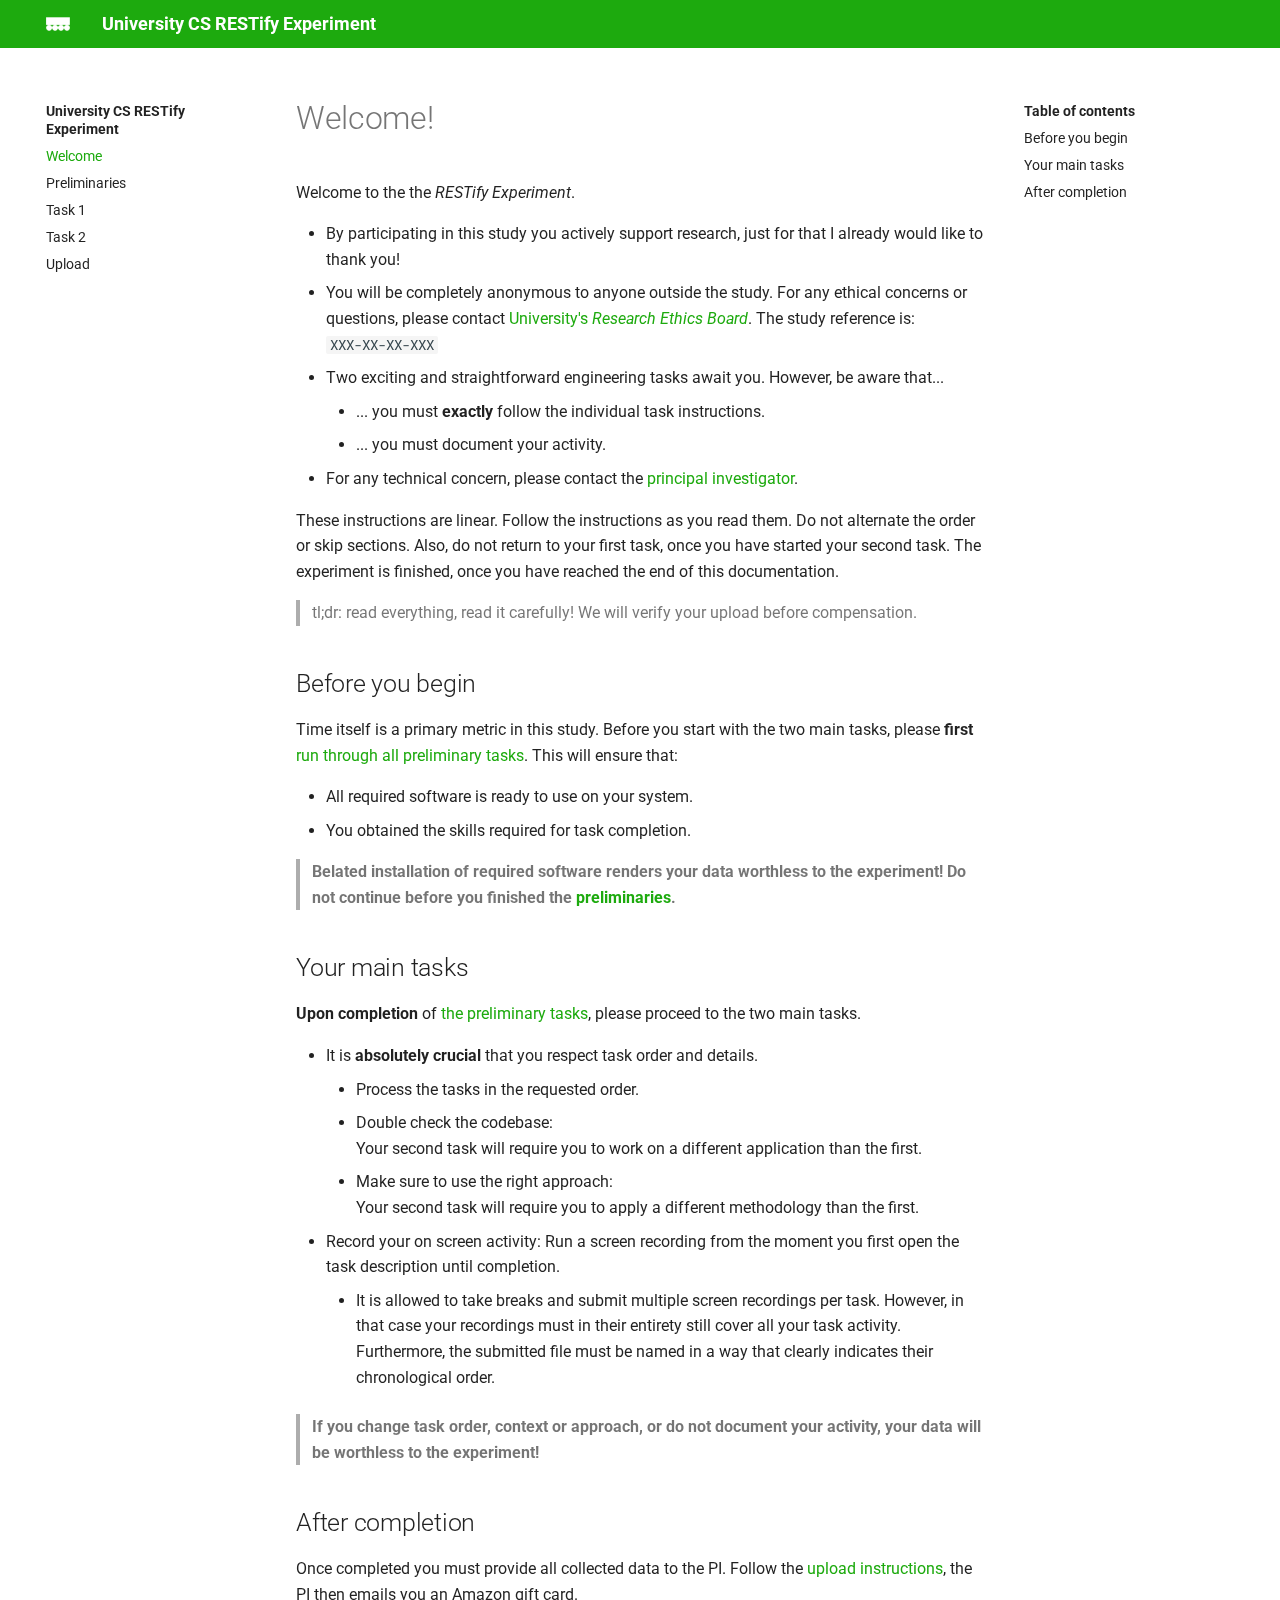
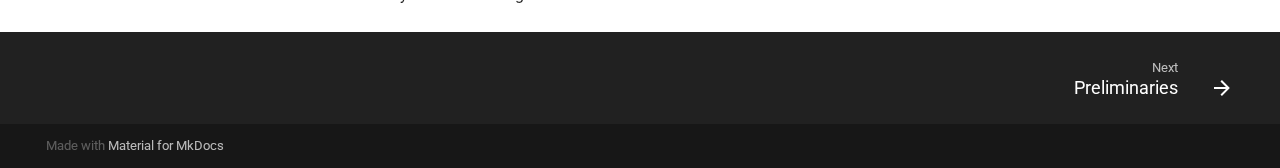
<file: index.html>
<!doctype html>
<html lang="en" class="no-js">
  <head>
    
      <meta charset="utf-8">
      <meta name="viewport" content="width=device-width,initial-scale=1">
      
      
      
        <link rel="canonical" href="https://www.cs.university.country/~secretidentifier/restify/">
      
      <link rel="icon" href="assets/images/favicon.png">
      <meta name="generator" content="mkdocs-1.2.3, mkdocs-material-8.2.5">
    
    
      
        <title>University CS RESTify Experiment</title>
      
    
    
      <link rel="stylesheet" href="assets/stylesheets/main.2d9f7617.min.css">
      
        
        <link rel="stylesheet" href="assets/stylesheets/palette.e6a45f82.min.css">
        
      
    
    
    
      
        
        
        <link rel="preconnect" href="https://fonts.gstatic.com" crossorigin>
        <link rel="stylesheet" href="https://fonts.googleapis.com/css?family=Roboto:300,300i,400,400i,700,700i%7CRoboto+Mono:400,400i,700,700i&display=fallback">
        <style>:root{--md-text-font:"Roboto";--md-code-font:"Roboto Mono"}</style>
      
    
    
      <link rel="stylesheet" href="stylesheets/extra.css">
    
    <script>__md_scope=new URL(".",location),__md_get=(e,_=localStorage,t=__md_scope)=>JSON.parse(_.getItem(t.pathname+"."+e)),__md_set=(e,_,t=localStorage,a=__md_scope)=>{try{t.setItem(a.pathname+"."+e,JSON.stringify(_))}catch(e){}}</script>
    
      

    
    
  </head>
  
  
    
    
    
    
    
    <body dir="ltr" data-md-color-scheme="university" data-md-color-primary="" data-md-color-accent="red">
  
    
    
    <input class="md-toggle" data-md-toggle="drawer" type="checkbox" id="__drawer" autocomplete="off">
    <input class="md-toggle" data-md-toggle="search" type="checkbox" id="__search" autocomplete="off">
    <label class="md-overlay" for="__drawer"></label>
    <div data-md-component="skip">
      
        
        <a href="#welcome" class="md-skip">
          Skip to content
        </a>
      
    </div>
    <div data-md-component="announce">
      
    </div>
    
    
      

<header class="md-header" data-md-component="header">
  <nav class="md-header__inner md-grid" aria-label="Header">
    <a href="." title="University CS RESTify Experiment" class="md-header__button md-logo" aria-label="University CS RESTify Experiment" data-md-component="logo">
      
  <img src="assets/logo.png" alt="logo">

    </a>
    <label class="md-header__button md-icon" for="__drawer">
      <svg xmlns="http://www.w3.org/2000/svg" viewBox="0 0 24 24"><path d="M3 6h18v2H3V6m0 5h18v2H3v-2m0 5h18v2H3v-2z"/></svg>
    </label>
    <div class="md-header__title" data-md-component="header-title">
      <div class="md-header__ellipsis">
        <div class="md-header__topic">
          <span class="md-ellipsis">
            University CS RESTify Experiment
          </span>
        </div>
        <div class="md-header__topic" data-md-component="header-topic">
          <span class="md-ellipsis">
            
              Welcome
            
          </span>
        </div>
      </div>
    </div>
    
    
    
      <label class="md-header__button md-icon" for="__search">
        <svg xmlns="http://www.w3.org/2000/svg" viewBox="0 0 24 24"><path d="M9.5 3A6.5 6.5 0 0 1 16 9.5c0 1.61-.59 3.09-1.56 4.23l.27.27h.79l5 5-1.5 1.5-5-5v-.79l-.27-.27A6.516 6.516 0 0 1 9.5 16 6.5 6.5 0 0 1 3 9.5 6.5 6.5 0 0 1 9.5 3m0 2C7 5 5 7 5 9.5S7 14 9.5 14 14 12 14 9.5 12 5 9.5 5z"/></svg>
      </label>
      <div class="md-search" data-md-component="search" role="dialog">
  <label class="md-search__overlay" for="__search"></label>
  <div class="md-search__inner" role="search">
    <form class="md-search__form" name="search">
      <input type="text" class="md-search__input" name="query" aria-label="Search" placeholder="Search" autocapitalize="off" autocorrect="off" autocomplete="off" spellcheck="false" data-md-component="search-query" required>
      <label class="md-search__icon md-icon" for="__search">
        <svg xmlns="http://www.w3.org/2000/svg" viewBox="0 0 24 24"><path d="M9.5 3A6.5 6.5 0 0 1 16 9.5c0 1.61-.59 3.09-1.56 4.23l.27.27h.79l5 5-1.5 1.5-5-5v-.79l-.27-.27A6.516 6.516 0 0 1 9.5 16 6.5 6.5 0 0 1 3 9.5 6.5 6.5 0 0 1 9.5 3m0 2C7 5 5 7 5 9.5S7 14 9.5 14 14 12 14 9.5 12 5 9.5 5z"/></svg>
        <svg xmlns="http://www.w3.org/2000/svg" viewBox="0 0 24 24"><path d="M20 11v2H8l5.5 5.5-1.42 1.42L4.16 12l7.92-7.92L13.5 5.5 8 11h12z"/></svg>
      </label>
      <nav class="md-search__options" aria-label="Search">
        
        <button type="reset" class="md-search__icon md-icon" aria-label="Clear" tabindex="-1">
          <svg xmlns="http://www.w3.org/2000/svg" viewBox="0 0 24 24"><path d="M19 6.41 17.59 5 12 10.59 6.41 5 5 6.41 10.59 12 5 17.59 6.41 19 12 13.41 17.59 19 19 17.59 13.41 12 19 6.41z"/></svg>
        </button>
      </nav>
      
    </form>
    <div class="md-search__output">
      <div class="md-search__scrollwrap" data-md-scrollfix>
        <div class="md-search-result" data-md-component="search-result">
          <div class="md-search-result__meta">
            Initializing search
          </div>
          <ol class="md-search-result__list"></ol>
        </div>
      </div>
    </div>
  </div>
</div>
    
    
  </nav>
  
</header>
    
    <div class="md-container" data-md-component="container">
      
      
        
          
        
      
      <main class="md-main" data-md-component="main">
        <div class="md-main__inner md-grid">
          
            
              
              <div class="md-sidebar md-sidebar--primary" data-md-component="sidebar" data-md-type="navigation" >
                <div class="md-sidebar__scrollwrap">
                  <div class="md-sidebar__inner">
                    


<nav class="md-nav md-nav--primary" aria-label="Navigation" data-md-level="0">
  <label class="md-nav__title" for="__drawer">
    <a href="." title="University CS RESTify Experiment" class="md-nav__button md-logo" aria-label="University CS RESTify Experiment" data-md-component="logo">
      
  <img src="assets/logo.png" alt="logo">

    </a>
    University CS RESTify Experiment
  </label>
  
  <ul class="md-nav__list" data-md-scrollfix>
    
      
      
      

  
  
    
  
  
    <li class="md-nav__item md-nav__item--active">
      
      <input class="md-nav__toggle md-toggle" data-md-toggle="toc" type="checkbox" id="__toc">
      
      
        
      
      
        <label class="md-nav__link md-nav__link--active" for="__toc">
          Welcome
          <span class="md-nav__icon md-icon"></span>
        </label>
      
      <a href="." class="md-nav__link md-nav__link--active">
        Welcome
      </a>
      
        

<nav class="md-nav md-nav--secondary" aria-label="Table of contents">
  
  
  
    
  
  
    <label class="md-nav__title" for="__toc">
      <span class="md-nav__icon md-icon"></span>
      Table of contents
    </label>
    <ul class="md-nav__list" data-md-component="toc" data-md-scrollfix>
      
        <li class="md-nav__item">
  <a href="#before-you-begin" class="md-nav__link">
    Before you begin
  </a>
  
</li>
      
        <li class="md-nav__item">
  <a href="#your-main-tasks" class="md-nav__link">
    Your main tasks
  </a>
  
</li>
      
        <li class="md-nav__item">
  <a href="#after-completion" class="md-nav__link">
    After completion
  </a>
  
</li>
      
    </ul>
  
</nav>
      
    </li>
  

    
      
      
      

  
  
  
    <li class="md-nav__item">
      <a href="preliminaries/" class="md-nav__link">
        Preliminaries
      </a>
    </li>
  

    
      
      
      

  
  
  
    <li class="md-nav__item">
      <a href="task1/" class="md-nav__link">
        Task 1
      </a>
    </li>
  

    
      
      
      

  
  
  
    <li class="md-nav__item">
      <a href="task2/" class="md-nav__link">
        Task 2
      </a>
    </li>
  

    
      
      
      

  
  
  
    <li class="md-nav__item">
      <a href="upload/" class="md-nav__link">
        Upload
      </a>
    </li>
  

    
  </ul>
</nav>
                  </div>
                </div>
              </div>
            
            
              
              <div class="md-sidebar md-sidebar--secondary" data-md-component="sidebar" data-md-type="toc" >
                <div class="md-sidebar__scrollwrap">
                  <div class="md-sidebar__inner">
                    

<nav class="md-nav md-nav--secondary" aria-label="Table of contents">
  
  
  
    
  
  
    <label class="md-nav__title" for="__toc">
      <span class="md-nav__icon md-icon"></span>
      Table of contents
    </label>
    <ul class="md-nav__list" data-md-component="toc" data-md-scrollfix>
      
        <li class="md-nav__item">
  <a href="#before-you-begin" class="md-nav__link">
    Before you begin
  </a>
  
</li>
      
        <li class="md-nav__item">
  <a href="#your-main-tasks" class="md-nav__link">
    Your main tasks
  </a>
  
</li>
      
        <li class="md-nav__item">
  <a href="#after-completion" class="md-nav__link">
    After completion
  </a>
  
</li>
      
    </ul>
  
</nav>
                  </div>
                </div>
              </div>
            
          
          <div class="md-content" data-md-component="content">
            <article class="md-content__inner md-typeset">
              
                


<h1 id="welcome">Welcome!</h1>
<p>Welcome to the the <em>RESTify Experiment</em>.</p>
<ul>
<li>By participating in this study you actively support research, just for that I already would like to thank you!</li>
<li>You will be completely anonymous to anyone outside the study. For any ethical concerns or questions, please contact <a href="mailto:someone.somewhere@university.country">University's <em>Research Ethics Board</em></a>. The study reference is:<br />
<code>XXX-XX-XX-XXX</code></li>
<li>Two exciting and straightforward engineering tasks await you. However, be aware that...<ul>
<li>... you must <strong>exactly</strong> follow the individual task instructions.  </li>
<li>... you must document your activity. </li>
</ul>
</li>
<li>For any technical concern, please contact the <a href="mailto:anonymous.researcher@university.country">principal investigator</a>.</li>
</ul>
<p>These instructions are linear. Follow the instructions as you read them. Do not alternate the order or skip sections. Also, do not return to your first task, once you have started your second task. The experiment is finished, once you have reached the end of this documentation.</p>
<blockquote>
<p>tl;dr: read everything, read it carefully! We will verify your upload before compensation.</p>
</blockquote>
<h2 id="before-you-begin">Before you begin</h2>
<p>Time itself is a primary metric in this study. Before you start with the two main tasks, please <strong>first</strong> <a href="preliminaries">run through all preliminary tasks</a>. This will ensure that:</p>
<ul>
<li>All required software is ready to use on your system.</li>
<li>You obtained the skills required for task completion.</li>
</ul>
<blockquote>
<p><strong>Belated installation of required software renders your data worthless to the experiment! Do not continue before you finished the <a href="preliminaries">preliminaries</a>.</strong></p>
</blockquote>
<h2 id="your-main-tasks">Your main tasks</h2>
<p><strong>Upon completion</strong> of <a href="preliminaries">the preliminary tasks</a>, please proceed to the two main tasks.</p>
<ul>
<li>It is <strong>absolutely crucial</strong> that you respect task order and details.<ul>
<li>Process the tasks in the requested order.</li>
<li>Double check the codebase:<br />
Your second task will require you to work on a different application than the first.</li>
<li>Make sure to use the right approach:<br />
Your second task will require you to apply a different methodology than the first.</li>
</ul>
</li>
<li>Record your on screen activity:
Run a screen recording from the moment you first open the task description until completion.<ul>
<li>It is allowed to take breaks and submit multiple screen recordings per task. However, in that case your recordings must in their entirety still cover all your task activity. Furthermore, the submitted file must be named in a way that clearly indicates their chronological order.</li>
</ul>
</li>
</ul>
<blockquote>
<p><strong>If you change task order, context or approach, or do not document your activity, your data will be worthless to the experiment!</strong></p>
</blockquote>
<h2 id="after-completion">After completion</h2>
<p>Once completed you must provide all collected data to the PI. Follow the <a href="upload">upload instructions</a>, the PI then emails you an Amazon gift card.</p>

              
            </article>
          </div>
        </div>
        
      </main>
      
        <footer class="md-footer">
  
    <nav class="md-footer__inner md-grid" aria-label="Footer">
      
      
        
        <a href="preliminaries/" class="md-footer__link md-footer__link--next" aria-label="Next: Preliminaries" rel="next">
          <div class="md-footer__title">
            <div class="md-ellipsis">
              <span class="md-footer__direction">
                Next
              </span>
              Preliminaries
            </div>
          </div>
          <div class="md-footer__button md-icon">
            <svg xmlns="http://www.w3.org/2000/svg" viewBox="0 0 24 24"><path d="M4 11v2h12l-5.5 5.5 1.42 1.42L19.84 12l-7.92-7.92L10.5 5.5 16 11H4z"/></svg>
          </div>
        </a>
      
    </nav>
  
  <div class="md-footer-meta md-typeset">
    <div class="md-footer-meta__inner md-grid">
      <div class="md-copyright">
  
  
    Made with
    <a href="https://squidfunk.github.io/mkdocs-material/" target="_blank" rel="noopener">
      Material for MkDocs
    </a>
  
</div>
      
    </div>
  </div>
</footer>
      
    </div>
    <div class="md-dialog" data-md-component="dialog">
      <div class="md-dialog__inner md-typeset"></div>
    </div>
    <script id="__config" type="application/json">{"base": ".", "features": [], "translations": {"clipboard.copy": "Copy to clipboard", "clipboard.copied": "Copied to clipboard", "search.config.lang": "en", "search.config.pipeline": "trimmer, stopWordFilter", "search.config.separator": "[\\s\\-]+", "search.placeholder": "Search", "search.result.placeholder": "Type to start searching", "search.result.none": "No matching documents", "search.result.one": "1 matching document", "search.result.other": "# matching documents", "search.result.more.one": "1 more on this page", "search.result.more.other": "# more on this page", "search.result.term.missing": "Missing", "select.version.title": "Select version"}, "search": "assets/javascripts/workers/search.bd0b6b67.min.js"}</script>
    
    
      <script src="assets/javascripts/bundle.467223ff.min.js"></script>
      
    
  </body>
</html>
</file>
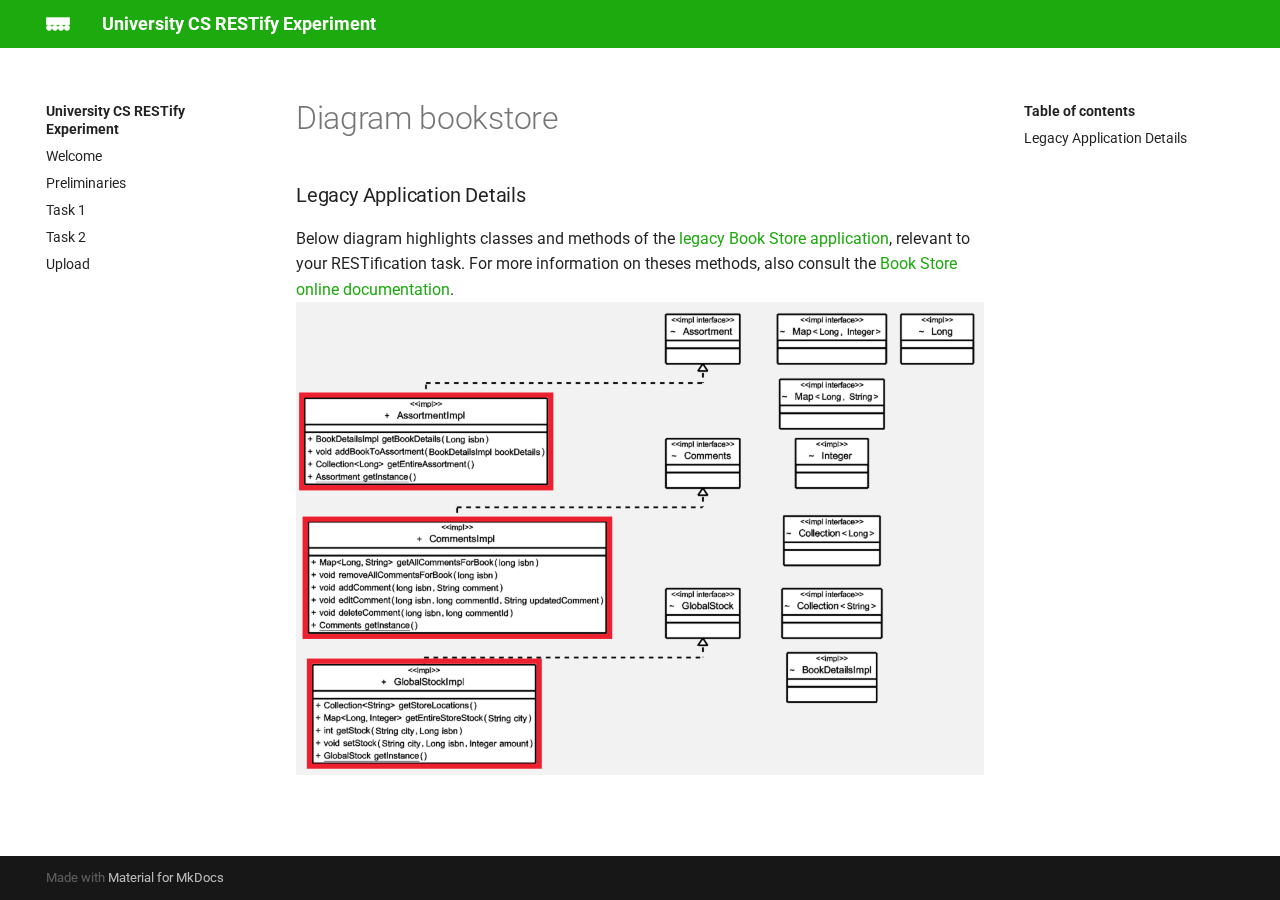
<file: diagram-bookstore/index.html>
<!doctype html>
<html lang="en" class="no-js">
  <head>
    
      <meta charset="utf-8">
      <meta name="viewport" content="width=device-width,initial-scale=1">
      
      
      
        <link rel="canonical" href="https://www.cs.university.country/~secretidentifier/restify/diagram-bookstore/">
      
      <link rel="icon" href="../assets/images/favicon.png">
      <meta name="generator" content="mkdocs-1.2.3, mkdocs-material-8.2.5">
    
    
      
        <title>Diagram bookstore - University CS RESTify Experiment</title>
      
    
    
      <link rel="stylesheet" href="../assets/stylesheets/main.2d9f7617.min.css">
      
        
        <link rel="stylesheet" href="../assets/stylesheets/palette.e6a45f82.min.css">
        
      
    
    
    
      
        
        
        <link rel="preconnect" href="https://fonts.gstatic.com" crossorigin>
        <link rel="stylesheet" href="https://fonts.googleapis.com/css?family=Roboto:300,300i,400,400i,700,700i%7CRoboto+Mono:400,400i,700,700i&display=fallback">
        <style>:root{--md-text-font:"Roboto";--md-code-font:"Roboto Mono"}</style>
      
    
    
      <link rel="stylesheet" href="../stylesheets/extra.css">
    
    <script>__md_scope=new URL("..",location),__md_get=(e,_=localStorage,t=__md_scope)=>JSON.parse(_.getItem(t.pathname+"."+e)),__md_set=(e,_,t=localStorage,a=__md_scope)=>{try{t.setItem(a.pathname+"."+e,JSON.stringify(_))}catch(e){}}</script>
    
      

    
    
  </head>
  
  
    
    
    
    
    
    <body dir="ltr" data-md-color-scheme="university" data-md-color-primary="" data-md-color-accent="red">
  
    
    
    <input class="md-toggle" data-md-toggle="drawer" type="checkbox" id="__drawer" autocomplete="off">
    <input class="md-toggle" data-md-toggle="search" type="checkbox" id="__search" autocomplete="off">
    <label class="md-overlay" for="__drawer"></label>
    <div data-md-component="skip">
      
        
        <a href="#legacy-application-details" class="md-skip">
          Skip to content
        </a>
      
    </div>
    <div data-md-component="announce">
      
    </div>
    
    
      

<header class="md-header" data-md-component="header">
  <nav class="md-header__inner md-grid" aria-label="Header">
    <a href=".." title="University CS RESTify Experiment" class="md-header__button md-logo" aria-label="University CS RESTify Experiment" data-md-component="logo">
      
  <img src="../assets/logo.png" alt="logo">

    </a>
    <label class="md-header__button md-icon" for="__drawer">
      <svg xmlns="http://www.w3.org/2000/svg" viewBox="0 0 24 24"><path d="M3 6h18v2H3V6m0 5h18v2H3v-2m0 5h18v2H3v-2z"/></svg>
    </label>
    <div class="md-header__title" data-md-component="header-title">
      <div class="md-header__ellipsis">
        <div class="md-header__topic">
          <span class="md-ellipsis">
            University CS RESTify Experiment
          </span>
        </div>
        <div class="md-header__topic" data-md-component="header-topic">
          <span class="md-ellipsis">
            
              Diagram bookstore
            
          </span>
        </div>
      </div>
    </div>
    
    
    
      <label class="md-header__button md-icon" for="__search">
        <svg xmlns="http://www.w3.org/2000/svg" viewBox="0 0 24 24"><path d="M9.5 3A6.5 6.5 0 0 1 16 9.5c0 1.61-.59 3.09-1.56 4.23l.27.27h.79l5 5-1.5 1.5-5-5v-.79l-.27-.27A6.516 6.516 0 0 1 9.5 16 6.5 6.5 0 0 1 3 9.5 6.5 6.5 0 0 1 9.5 3m0 2C7 5 5 7 5 9.5S7 14 9.5 14 14 12 14 9.5 12 5 9.5 5z"/></svg>
      </label>
      <div class="md-search" data-md-component="search" role="dialog">
  <label class="md-search__overlay" for="__search"></label>
  <div class="md-search__inner" role="search">
    <form class="md-search__form" name="search">
      <input type="text" class="md-search__input" name="query" aria-label="Search" placeholder="Search" autocapitalize="off" autocorrect="off" autocomplete="off" spellcheck="false" data-md-component="search-query" required>
      <label class="md-search__icon md-icon" for="__search">
        <svg xmlns="http://www.w3.org/2000/svg" viewBox="0 0 24 24"><path d="M9.5 3A6.5 6.5 0 0 1 16 9.5c0 1.61-.59 3.09-1.56 4.23l.27.27h.79l5 5-1.5 1.5-5-5v-.79l-.27-.27A6.516 6.516 0 0 1 9.5 16 6.5 6.5 0 0 1 3 9.5 6.5 6.5 0 0 1 9.5 3m0 2C7 5 5 7 5 9.5S7 14 9.5 14 14 12 14 9.5 12 5 9.5 5z"/></svg>
        <svg xmlns="http://www.w3.org/2000/svg" viewBox="0 0 24 24"><path d="M20 11v2H8l5.5 5.5-1.42 1.42L4.16 12l7.92-7.92L13.5 5.5 8 11h12z"/></svg>
      </label>
      <nav class="md-search__options" aria-label="Search">
        
        <button type="reset" class="md-search__icon md-icon" aria-label="Clear" tabindex="-1">
          <svg xmlns="http://www.w3.org/2000/svg" viewBox="0 0 24 24"><path d="M19 6.41 17.59 5 12 10.59 6.41 5 5 6.41 10.59 12 5 17.59 6.41 19 12 13.41 17.59 19 19 17.59 13.41 12 19 6.41z"/></svg>
        </button>
      </nav>
      
    </form>
    <div class="md-search__output">
      <div class="md-search__scrollwrap" data-md-scrollfix>
        <div class="md-search-result" data-md-component="search-result">
          <div class="md-search-result__meta">
            Initializing search
          </div>
          <ol class="md-search-result__list"></ol>
        </div>
      </div>
    </div>
  </div>
</div>
    
    
  </nav>
  
</header>
    
    <div class="md-container" data-md-component="container">
      
      
        
          
        
      
      <main class="md-main" data-md-component="main">
        <div class="md-main__inner md-grid">
          
            
              
              <div class="md-sidebar md-sidebar--primary" data-md-component="sidebar" data-md-type="navigation" >
                <div class="md-sidebar__scrollwrap">
                  <div class="md-sidebar__inner">
                    


<nav class="md-nav md-nav--primary" aria-label="Navigation" data-md-level="0">
  <label class="md-nav__title" for="__drawer">
    <a href=".." title="University CS RESTify Experiment" class="md-nav__button md-logo" aria-label="University CS RESTify Experiment" data-md-component="logo">
      
  <img src="../assets/logo.png" alt="logo">

    </a>
    University CS RESTify Experiment
  </label>
  
  <ul class="md-nav__list" data-md-scrollfix>
    
      
      
      

  
  
  
    <li class="md-nav__item">
      <a href=".." class="md-nav__link">
        Welcome
      </a>
    </li>
  

    
      
      
      

  
  
  
    <li class="md-nav__item">
      <a href="../preliminaries/" class="md-nav__link">
        Preliminaries
      </a>
    </li>
  

    
      
      
      

  
  
  
    <li class="md-nav__item">
      <a href="../task1/" class="md-nav__link">
        Task 1
      </a>
    </li>
  

    
      
      
      

  
  
  
    <li class="md-nav__item">
      <a href="../task2/" class="md-nav__link">
        Task 2
      </a>
    </li>
  

    
      
      
      

  
  
  
    <li class="md-nav__item">
      <a href="../upload/" class="md-nav__link">
        Upload
      </a>
    </li>
  

    
  </ul>
</nav>
                  </div>
                </div>
              </div>
            
            
              
              <div class="md-sidebar md-sidebar--secondary" data-md-component="sidebar" data-md-type="toc" >
                <div class="md-sidebar__scrollwrap">
                  <div class="md-sidebar__inner">
                    

<nav class="md-nav md-nav--secondary" aria-label="Table of contents">
  
  
  
  
    <label class="md-nav__title" for="__toc">
      <span class="md-nav__icon md-icon"></span>
      Table of contents
    </label>
    <ul class="md-nav__list" data-md-component="toc" data-md-scrollfix>
      
        <li class="md-nav__item">
  <a href="#legacy-application-details" class="md-nav__link">
    Legacy Application Details
  </a>
  
</li>
      
    </ul>
  
</nav>
                  </div>
                </div>
              </div>
            
          
          <div class="md-content" data-md-component="content">
            <article class="md-content__inner md-typeset">
              
                


  <h1>Diagram bookstore</h1>

<h3 id="legacy-application-details">Legacy Application Details</h3>
<p>Below diagram highlights classes and methods of the <a href="https://github.com/anonymous4doubleblinded/BookStoreInternals">legacy Book Store application</a>, relevant to your RESTification task. For more information on theses methods, also consult the <a href="https://anonymous4doubleblinded.github.io/BookStoreInternals/eu/anonymous4doubleblinded/bookstoreinternals/package-summary.html">Book Store online documentation</a>.<br />
<img alt="bookstore-classes" src="../captures/bs-bl.png" /></p>

              
            </article>
          </div>
        </div>
        
      </main>
      
        <footer class="md-footer">
  
  <div class="md-footer-meta md-typeset">
    <div class="md-footer-meta__inner md-grid">
      <div class="md-copyright">
  
  
    Made with
    <a href="https://squidfunk.github.io/mkdocs-material/" target="_blank" rel="noopener">
      Material for MkDocs
    </a>
  
</div>
      
    </div>
  </div>
</footer>
      
    </div>
    <div class="md-dialog" data-md-component="dialog">
      <div class="md-dialog__inner md-typeset"></div>
    </div>
    <script id="__config" type="application/json">{"base": "..", "features": [], "translations": {"clipboard.copy": "Copy to clipboard", "clipboard.copied": "Copied to clipboard", "search.config.lang": "en", "search.config.pipeline": "trimmer, stopWordFilter", "search.config.separator": "[\\s\\-]+", "search.placeholder": "Search", "search.result.placeholder": "Type to start searching", "search.result.none": "No matching documents", "search.result.one": "1 matching document", "search.result.other": "# matching documents", "search.result.more.one": "1 more on this page", "search.result.more.other": "# more on this page", "search.result.term.missing": "Missing", "select.version.title": "Select version"}, "search": "../assets/javascripts/workers/search.bd0b6b67.min.js"}</script>
    
    
      <script src="../assets/javascripts/bundle.467223ff.min.js"></script>
      
    
  </body>
</html>
</file>
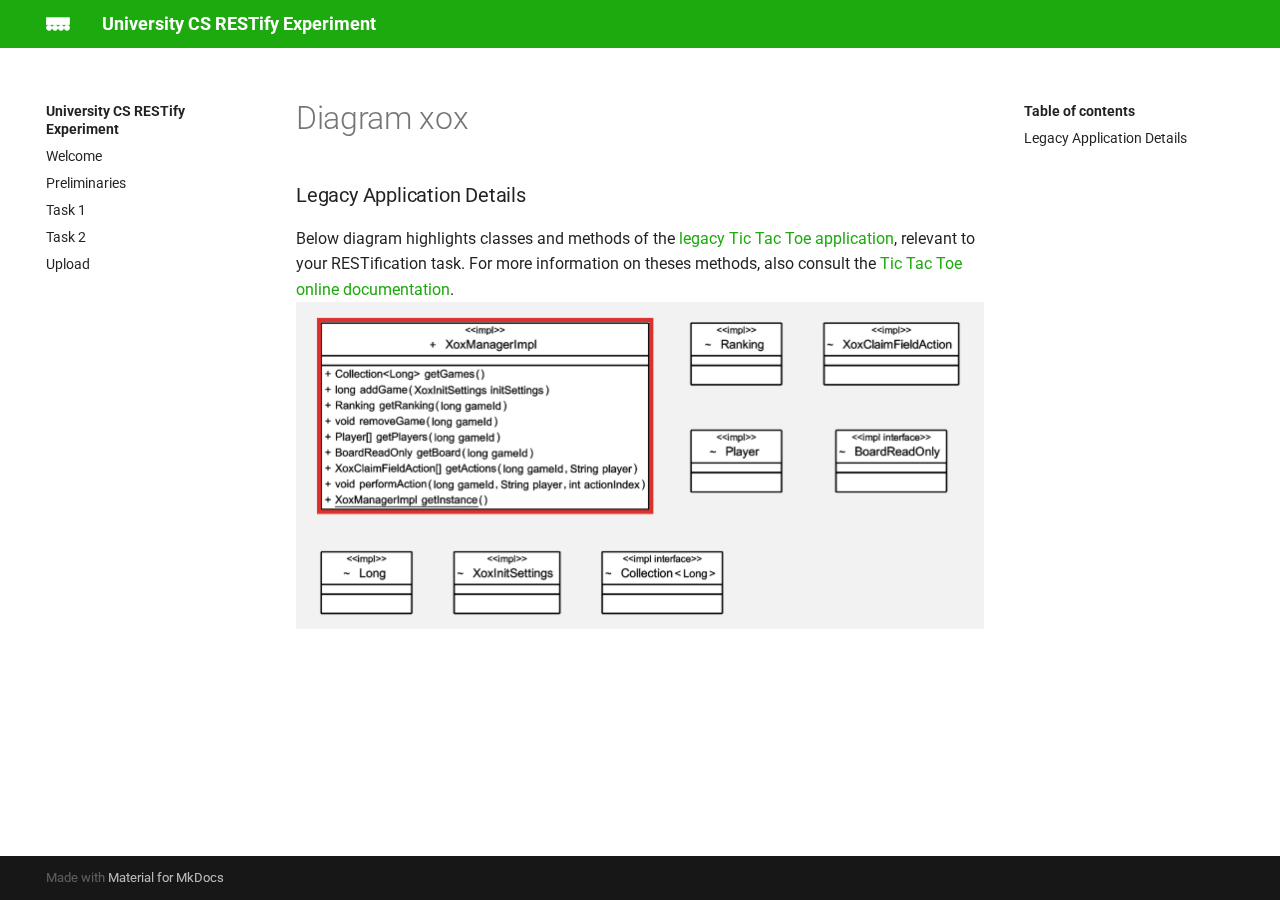
<file: diagram-xox/index.html>
<!doctype html>
<html lang="en" class="no-js">
  <head>
    
      <meta charset="utf-8">
      <meta name="viewport" content="width=device-width,initial-scale=1">
      
      
      
        <link rel="canonical" href="https://www.cs.university.country/~secretidentifier/restify/diagram-xox/">
      
      <link rel="icon" href="../assets/images/favicon.png">
      <meta name="generator" content="mkdocs-1.2.3, mkdocs-material-8.2.5">
    
    
      
        <title>Diagram xox - University CS RESTify Experiment</title>
      
    
    
      <link rel="stylesheet" href="../assets/stylesheets/main.2d9f7617.min.css">
      
        
        <link rel="stylesheet" href="../assets/stylesheets/palette.e6a45f82.min.css">
        
      
    
    
    
      
        
        
        <link rel="preconnect" href="https://fonts.gstatic.com" crossorigin>
        <link rel="stylesheet" href="https://fonts.googleapis.com/css?family=Roboto:300,300i,400,400i,700,700i%7CRoboto+Mono:400,400i,700,700i&display=fallback">
        <style>:root{--md-text-font:"Roboto";--md-code-font:"Roboto Mono"}</style>
      
    
    
      <link rel="stylesheet" href="../stylesheets/extra.css">
    
    <script>__md_scope=new URL("..",location),__md_get=(e,_=localStorage,t=__md_scope)=>JSON.parse(_.getItem(t.pathname+"."+e)),__md_set=(e,_,t=localStorage,a=__md_scope)=>{try{t.setItem(a.pathname+"."+e,JSON.stringify(_))}catch(e){}}</script>
    
      

    
    
  </head>
  
  
    
    
    
    
    
    <body dir="ltr" data-md-color-scheme="university" data-md-color-primary="" data-md-color-accent="red">
  
    
    
    <input class="md-toggle" data-md-toggle="drawer" type="checkbox" id="__drawer" autocomplete="off">
    <input class="md-toggle" data-md-toggle="search" type="checkbox" id="__search" autocomplete="off">
    <label class="md-overlay" for="__drawer"></label>
    <div data-md-component="skip">
      
        
        <a href="#legacy-application-details" class="md-skip">
          Skip to content
        </a>
      
    </div>
    <div data-md-component="announce">
      
    </div>
    
    
      

<header class="md-header" data-md-component="header">
  <nav class="md-header__inner md-grid" aria-label="Header">
    <a href=".." title="University CS RESTify Experiment" class="md-header__button md-logo" aria-label="University CS RESTify Experiment" data-md-component="logo">
      
  <img src="../assets/logo.png" alt="logo">

    </a>
    <label class="md-header__button md-icon" for="__drawer">
      <svg xmlns="http://www.w3.org/2000/svg" viewBox="0 0 24 24"><path d="M3 6h18v2H3V6m0 5h18v2H3v-2m0 5h18v2H3v-2z"/></svg>
    </label>
    <div class="md-header__title" data-md-component="header-title">
      <div class="md-header__ellipsis">
        <div class="md-header__topic">
          <span class="md-ellipsis">
            University CS RESTify Experiment
          </span>
        </div>
        <div class="md-header__topic" data-md-component="header-topic">
          <span class="md-ellipsis">
            
              Diagram xox
            
          </span>
        </div>
      </div>
    </div>
    
    
    
      <label class="md-header__button md-icon" for="__search">
        <svg xmlns="http://www.w3.org/2000/svg" viewBox="0 0 24 24"><path d="M9.5 3A6.5 6.5 0 0 1 16 9.5c0 1.61-.59 3.09-1.56 4.23l.27.27h.79l5 5-1.5 1.5-5-5v-.79l-.27-.27A6.516 6.516 0 0 1 9.5 16 6.5 6.5 0 0 1 3 9.5 6.5 6.5 0 0 1 9.5 3m0 2C7 5 5 7 5 9.5S7 14 9.5 14 14 12 14 9.5 12 5 9.5 5z"/></svg>
      </label>
      <div class="md-search" data-md-component="search" role="dialog">
  <label class="md-search__overlay" for="__search"></label>
  <div class="md-search__inner" role="search">
    <form class="md-search__form" name="search">
      <input type="text" class="md-search__input" name="query" aria-label="Search" placeholder="Search" autocapitalize="off" autocorrect="off" autocomplete="off" spellcheck="false" data-md-component="search-query" required>
      <label class="md-search__icon md-icon" for="__search">
        <svg xmlns="http://www.w3.org/2000/svg" viewBox="0 0 24 24"><path d="M9.5 3A6.5 6.5 0 0 1 16 9.5c0 1.61-.59 3.09-1.56 4.23l.27.27h.79l5 5-1.5 1.5-5-5v-.79l-.27-.27A6.516 6.516 0 0 1 9.5 16 6.5 6.5 0 0 1 3 9.5 6.5 6.5 0 0 1 9.5 3m0 2C7 5 5 7 5 9.5S7 14 9.5 14 14 12 14 9.5 12 5 9.5 5z"/></svg>
        <svg xmlns="http://www.w3.org/2000/svg" viewBox="0 0 24 24"><path d="M20 11v2H8l5.5 5.5-1.42 1.42L4.16 12l7.92-7.92L13.5 5.5 8 11h12z"/></svg>
      </label>
      <nav class="md-search__options" aria-label="Search">
        
        <button type="reset" class="md-search__icon md-icon" aria-label="Clear" tabindex="-1">
          <svg xmlns="http://www.w3.org/2000/svg" viewBox="0 0 24 24"><path d="M19 6.41 17.59 5 12 10.59 6.41 5 5 6.41 10.59 12 5 17.59 6.41 19 12 13.41 17.59 19 19 17.59 13.41 12 19 6.41z"/></svg>
        </button>
      </nav>
      
    </form>
    <div class="md-search__output">
      <div class="md-search__scrollwrap" data-md-scrollfix>
        <div class="md-search-result" data-md-component="search-result">
          <div class="md-search-result__meta">
            Initializing search
          </div>
          <ol class="md-search-result__list"></ol>
        </div>
      </div>
    </div>
  </div>
</div>
    
    
  </nav>
  
</header>
    
    <div class="md-container" data-md-component="container">
      
      
        
          
        
      
      <main class="md-main" data-md-component="main">
        <div class="md-main__inner md-grid">
          
            
              
              <div class="md-sidebar md-sidebar--primary" data-md-component="sidebar" data-md-type="navigation" >
                <div class="md-sidebar__scrollwrap">
                  <div class="md-sidebar__inner">
                    


<nav class="md-nav md-nav--primary" aria-label="Navigation" data-md-level="0">
  <label class="md-nav__title" for="__drawer">
    <a href=".." title="University CS RESTify Experiment" class="md-nav__button md-logo" aria-label="University CS RESTify Experiment" data-md-component="logo">
      
  <img src="../assets/logo.png" alt="logo">

    </a>
    University CS RESTify Experiment
  </label>
  
  <ul class="md-nav__list" data-md-scrollfix>
    
      
      
      

  
  
  
    <li class="md-nav__item">
      <a href=".." class="md-nav__link">
        Welcome
      </a>
    </li>
  

    
      
      
      

  
  
  
    <li class="md-nav__item">
      <a href="../preliminaries/" class="md-nav__link">
        Preliminaries
      </a>
    </li>
  

    
      
      
      

  
  
  
    <li class="md-nav__item">
      <a href="../task1/" class="md-nav__link">
        Task 1
      </a>
    </li>
  

    
      
      
      

  
  
  
    <li class="md-nav__item">
      <a href="../task2/" class="md-nav__link">
        Task 2
      </a>
    </li>
  

    
      
      
      

  
  
  
    <li class="md-nav__item">
      <a href="../upload/" class="md-nav__link">
        Upload
      </a>
    </li>
  

    
  </ul>
</nav>
                  </div>
                </div>
              </div>
            
            
              
              <div class="md-sidebar md-sidebar--secondary" data-md-component="sidebar" data-md-type="toc" >
                <div class="md-sidebar__scrollwrap">
                  <div class="md-sidebar__inner">
                    

<nav class="md-nav md-nav--secondary" aria-label="Table of contents">
  
  
  
  
    <label class="md-nav__title" for="__toc">
      <span class="md-nav__icon md-icon"></span>
      Table of contents
    </label>
    <ul class="md-nav__list" data-md-component="toc" data-md-scrollfix>
      
        <li class="md-nav__item">
  <a href="#legacy-application-details" class="md-nav__link">
    Legacy Application Details
  </a>
  
</li>
      
    </ul>
  
</nav>
                  </div>
                </div>
              </div>
            
          
          <div class="md-content" data-md-component="content">
            <article class="md-content__inner md-typeset">
              
                


  <h1>Diagram xox</h1>

<h3 id="legacy-application-details">Legacy Application Details</h3>
<p>Below diagram highlights classes and methods of the <a href="https://github.com/anonymous4doubleblinded/XoxInternals">legacy Tic Tac Toe application</a>, relevant to your RESTification task. For more information on theses methods, also consult the <a href="https://anonymous4doubleblinded.github.io/XoxInternals/eu/anonymous4doubleblinded/xoxinternals/package-summary.html">Tic Tac Toe online documentation</a>.<br />
<img alt="xox-classes" src="../captures/xox-bl.png" /></p>

              
            </article>
          </div>
        </div>
        
      </main>
      
        <footer class="md-footer">
  
  <div class="md-footer-meta md-typeset">
    <div class="md-footer-meta__inner md-grid">
      <div class="md-copyright">
  
  
    Made with
    <a href="https://squidfunk.github.io/mkdocs-material/" target="_blank" rel="noopener">
      Material for MkDocs
    </a>
  
</div>
      
    </div>
  </div>
</footer>
      
    </div>
    <div class="md-dialog" data-md-component="dialog">
      <div class="md-dialog__inner md-typeset"></div>
    </div>
    <script id="__config" type="application/json">{"base": "..", "features": [], "translations": {"clipboard.copy": "Copy to clipboard", "clipboard.copied": "Copied to clipboard", "search.config.lang": "en", "search.config.pipeline": "trimmer, stopWordFilter", "search.config.separator": "[\\s\\-]+", "search.placeholder": "Search", "search.result.placeholder": "Type to start searching", "search.result.none": "No matching documents", "search.result.one": "1 matching document", "search.result.other": "# matching documents", "search.result.more.one": "1 more on this page", "search.result.more.other": "# more on this page", "search.result.term.missing": "Missing", "select.version.title": "Select version"}, "search": "../assets/javascripts/workers/search.bd0b6b67.min.js"}</script>
    
    
      <script src="../assets/javascripts/bundle.467223ff.min.js"></script>
      
    
  </body>
</html>
</file>
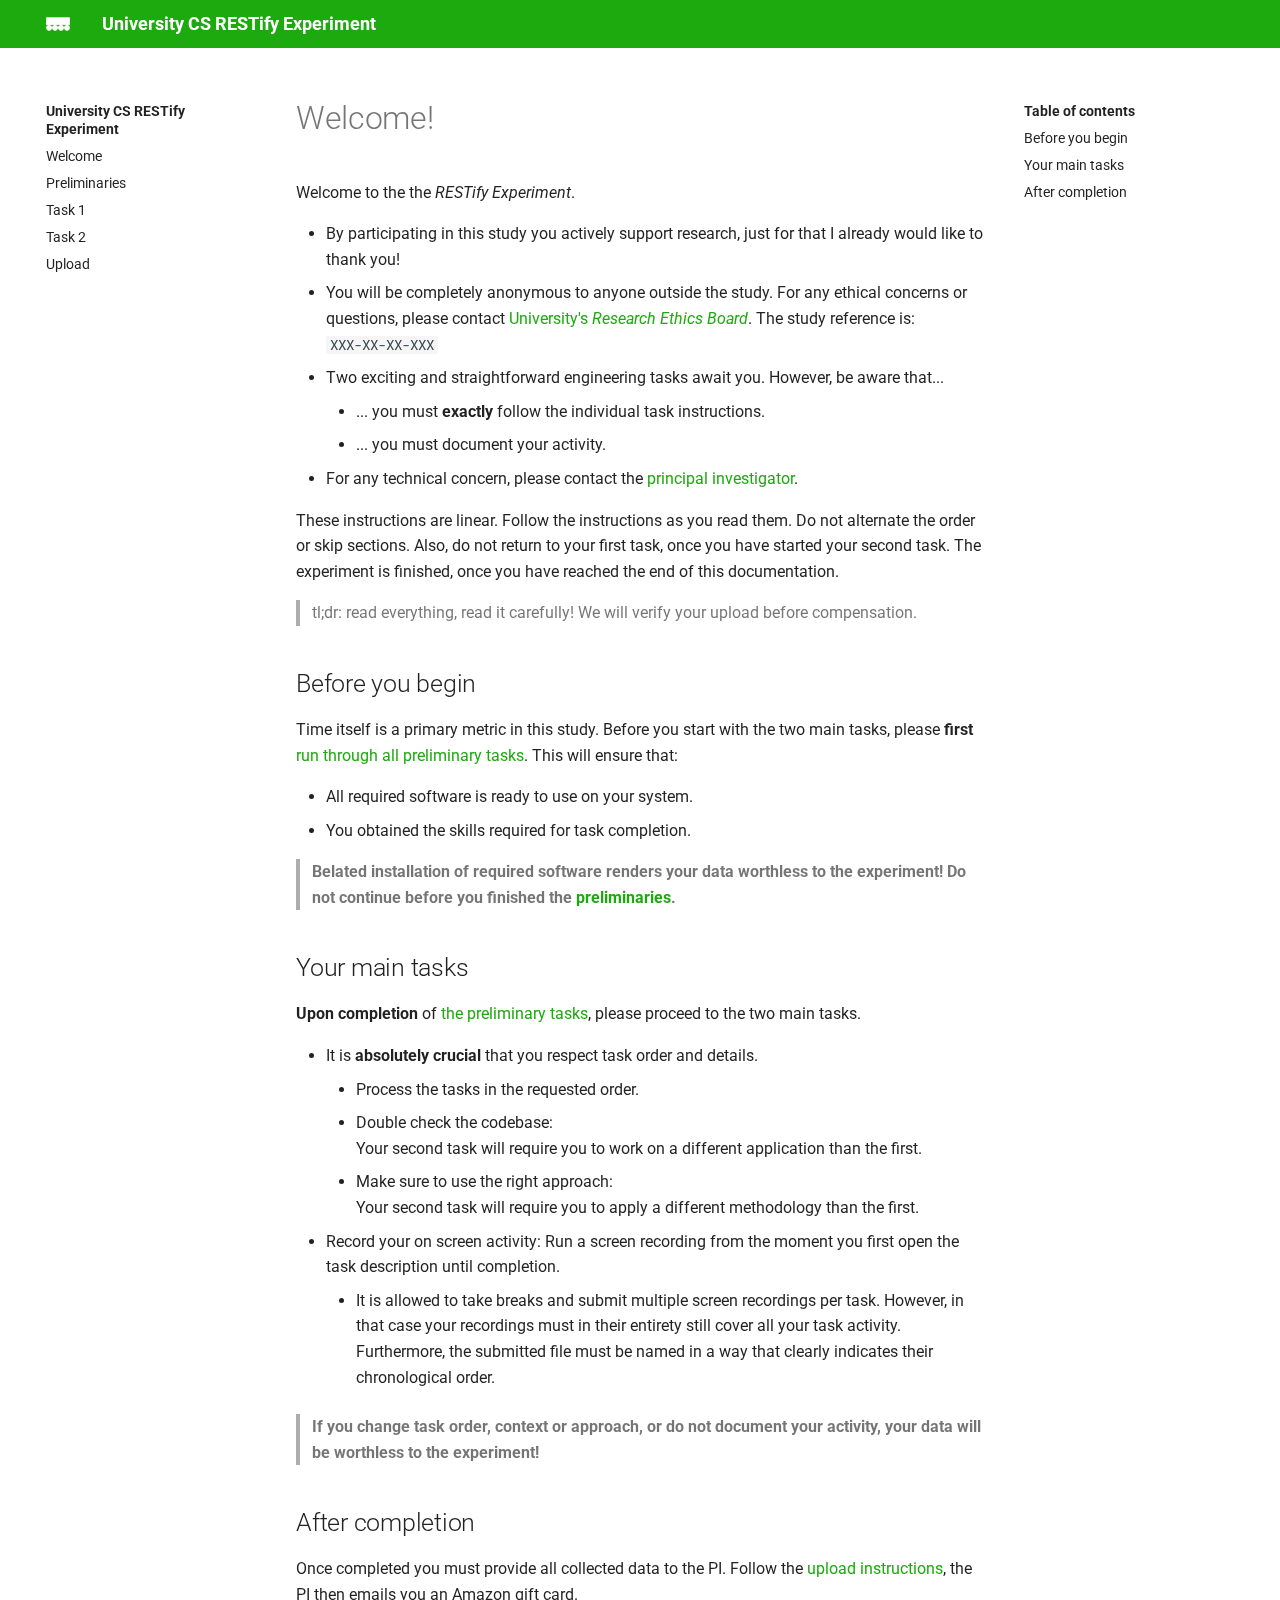
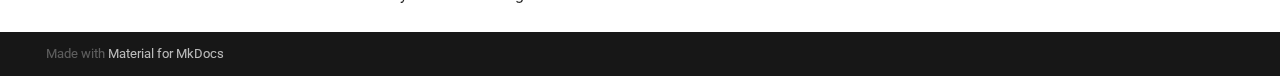
<file: index-template/index.html>
<!doctype html>
<html lang="en" class="no-js">
  <head>
    
      <meta charset="utf-8">
      <meta name="viewport" content="width=device-width,initial-scale=1">
      
      
      
        <link rel="canonical" href="https://www.cs.university.country/~secretidentifier/restify/index-template/">
      
      <link rel="icon" href="../assets/images/favicon.png">
      <meta name="generator" content="mkdocs-1.2.3, mkdocs-material-8.2.5">
    
    
      
        <title>Welcome! - University CS RESTify Experiment</title>
      
    
    
      <link rel="stylesheet" href="../assets/stylesheets/main.2d9f7617.min.css">
      
        
        <link rel="stylesheet" href="../assets/stylesheets/palette.e6a45f82.min.css">
        
      
    
    
    
      
        
        
        <link rel="preconnect" href="https://fonts.gstatic.com" crossorigin>
        <link rel="stylesheet" href="https://fonts.googleapis.com/css?family=Roboto:300,300i,400,400i,700,700i%7CRoboto+Mono:400,400i,700,700i&display=fallback">
        <style>:root{--md-text-font:"Roboto";--md-code-font:"Roboto Mono"}</style>
      
    
    
      <link rel="stylesheet" href="../stylesheets/extra.css">
    
    <script>__md_scope=new URL("..",location),__md_get=(e,_=localStorage,t=__md_scope)=>JSON.parse(_.getItem(t.pathname+"."+e)),__md_set=(e,_,t=localStorage,a=__md_scope)=>{try{t.setItem(a.pathname+"."+e,JSON.stringify(_))}catch(e){}}</script>
    
      

    
    
  </head>
  
  
    
    
    
    
    
    <body dir="ltr" data-md-color-scheme="university" data-md-color-primary="" data-md-color-accent="red">
  
    
    
    <input class="md-toggle" data-md-toggle="drawer" type="checkbox" id="__drawer" autocomplete="off">
    <input class="md-toggle" data-md-toggle="search" type="checkbox" id="__search" autocomplete="off">
    <label class="md-overlay" for="__drawer"></label>
    <div data-md-component="skip">
      
        
        <a href="#welcome" class="md-skip">
          Skip to content
        </a>
      
    </div>
    <div data-md-component="announce">
      
    </div>
    
    
      

<header class="md-header" data-md-component="header">
  <nav class="md-header__inner md-grid" aria-label="Header">
    <a href=".." title="University CS RESTify Experiment" class="md-header__button md-logo" aria-label="University CS RESTify Experiment" data-md-component="logo">
      
  <img src="../assets/logo.png" alt="logo">

    </a>
    <label class="md-header__button md-icon" for="__drawer">
      <svg xmlns="http://www.w3.org/2000/svg" viewBox="0 0 24 24"><path d="M3 6h18v2H3V6m0 5h18v2H3v-2m0 5h18v2H3v-2z"/></svg>
    </label>
    <div class="md-header__title" data-md-component="header-title">
      <div class="md-header__ellipsis">
        <div class="md-header__topic">
          <span class="md-ellipsis">
            University CS RESTify Experiment
          </span>
        </div>
        <div class="md-header__topic" data-md-component="header-topic">
          <span class="md-ellipsis">
            
              Welcome!
            
          </span>
        </div>
      </div>
    </div>
    
    
    
      <label class="md-header__button md-icon" for="__search">
        <svg xmlns="http://www.w3.org/2000/svg" viewBox="0 0 24 24"><path d="M9.5 3A6.5 6.5 0 0 1 16 9.5c0 1.61-.59 3.09-1.56 4.23l.27.27h.79l5 5-1.5 1.5-5-5v-.79l-.27-.27A6.516 6.516 0 0 1 9.5 16 6.5 6.5 0 0 1 3 9.5 6.5 6.5 0 0 1 9.5 3m0 2C7 5 5 7 5 9.5S7 14 9.5 14 14 12 14 9.5 12 5 9.5 5z"/></svg>
      </label>
      <div class="md-search" data-md-component="search" role="dialog">
  <label class="md-search__overlay" for="__search"></label>
  <div class="md-search__inner" role="search">
    <form class="md-search__form" name="search">
      <input type="text" class="md-search__input" name="query" aria-label="Search" placeholder="Search" autocapitalize="off" autocorrect="off" autocomplete="off" spellcheck="false" data-md-component="search-query" required>
      <label class="md-search__icon md-icon" for="__search">
        <svg xmlns="http://www.w3.org/2000/svg" viewBox="0 0 24 24"><path d="M9.5 3A6.5 6.5 0 0 1 16 9.5c0 1.61-.59 3.09-1.56 4.23l.27.27h.79l5 5-1.5 1.5-5-5v-.79l-.27-.27A6.516 6.516 0 0 1 9.5 16 6.5 6.5 0 0 1 3 9.5 6.5 6.5 0 0 1 9.5 3m0 2C7 5 5 7 5 9.5S7 14 9.5 14 14 12 14 9.5 12 5 9.5 5z"/></svg>
        <svg xmlns="http://www.w3.org/2000/svg" viewBox="0 0 24 24"><path d="M20 11v2H8l5.5 5.5-1.42 1.42L4.16 12l7.92-7.92L13.5 5.5 8 11h12z"/></svg>
      </label>
      <nav class="md-search__options" aria-label="Search">
        
        <button type="reset" class="md-search__icon md-icon" aria-label="Clear" tabindex="-1">
          <svg xmlns="http://www.w3.org/2000/svg" viewBox="0 0 24 24"><path d="M19 6.41 17.59 5 12 10.59 6.41 5 5 6.41 10.59 12 5 17.59 6.41 19 12 13.41 17.59 19 19 17.59 13.41 12 19 6.41z"/></svg>
        </button>
      </nav>
      
    </form>
    <div class="md-search__output">
      <div class="md-search__scrollwrap" data-md-scrollfix>
        <div class="md-search-result" data-md-component="search-result">
          <div class="md-search-result__meta">
            Initializing search
          </div>
          <ol class="md-search-result__list"></ol>
        </div>
      </div>
    </div>
  </div>
</div>
    
    
  </nav>
  
</header>
    
    <div class="md-container" data-md-component="container">
      
      
        
          
        
      
      <main class="md-main" data-md-component="main">
        <div class="md-main__inner md-grid">
          
            
              
              <div class="md-sidebar md-sidebar--primary" data-md-component="sidebar" data-md-type="navigation" >
                <div class="md-sidebar__scrollwrap">
                  <div class="md-sidebar__inner">
                    


<nav class="md-nav md-nav--primary" aria-label="Navigation" data-md-level="0">
  <label class="md-nav__title" for="__drawer">
    <a href=".." title="University CS RESTify Experiment" class="md-nav__button md-logo" aria-label="University CS RESTify Experiment" data-md-component="logo">
      
  <img src="../assets/logo.png" alt="logo">

    </a>
    University CS RESTify Experiment
  </label>
  
  <ul class="md-nav__list" data-md-scrollfix>
    
      
      
      

  
  
  
    <li class="md-nav__item">
      <a href=".." class="md-nav__link">
        Welcome
      </a>
    </li>
  

    
      
      
      

  
  
  
    <li class="md-nav__item">
      <a href="../preliminaries/" class="md-nav__link">
        Preliminaries
      </a>
    </li>
  

    
      
      
      

  
  
  
    <li class="md-nav__item">
      <a href="../task1/" class="md-nav__link">
        Task 1
      </a>
    </li>
  

    
      
      
      

  
  
  
    <li class="md-nav__item">
      <a href="../task2/" class="md-nav__link">
        Task 2
      </a>
    </li>
  

    
      
      
      

  
  
  
    <li class="md-nav__item">
      <a href="../upload/" class="md-nav__link">
        Upload
      </a>
    </li>
  

    
  </ul>
</nav>
                  </div>
                </div>
              </div>
            
            
              
              <div class="md-sidebar md-sidebar--secondary" data-md-component="sidebar" data-md-type="toc" >
                <div class="md-sidebar__scrollwrap">
                  <div class="md-sidebar__inner">
                    

<nav class="md-nav md-nav--secondary" aria-label="Table of contents">
  
  
  
    
  
  
    <label class="md-nav__title" for="__toc">
      <span class="md-nav__icon md-icon"></span>
      Table of contents
    </label>
    <ul class="md-nav__list" data-md-component="toc" data-md-scrollfix>
      
        <li class="md-nav__item">
  <a href="#before-you-begin" class="md-nav__link">
    Before you begin
  </a>
  
</li>
      
        <li class="md-nav__item">
  <a href="#your-main-tasks" class="md-nav__link">
    Your main tasks
  </a>
  
</li>
      
        <li class="md-nav__item">
  <a href="#after-completion" class="md-nav__link">
    After completion
  </a>
  
</li>
      
    </ul>
  
</nav>
                  </div>
                </div>
              </div>
            
          
          <div class="md-content" data-md-component="content">
            <article class="md-content__inner md-typeset">
              
                


<h1 id="welcome">Welcome!</h1>
<p>Welcome to the the <em>RESTify Experiment</em>.</p>
<ul>
<li>By participating in this study you actively support research, just for that I already would like to thank you!</li>
<li>You will be completely anonymous to anyone outside the study. For any ethical concerns or questions, please contact <a href="mailto:someone.somewhere@university.country">University's <em>Research Ethics Board</em></a>. The study reference is:<br />
<code>XXX-XX-XX-XXX</code></li>
<li>Two exciting and straightforward engineering tasks await you. However, be aware that...<ul>
<li>... you must <strong>exactly</strong> follow the individual task instructions.  </li>
<li>... you must document your activity. </li>
</ul>
</li>
<li>For any technical concern, please contact the <a href="mailto:anonymous.researcher@university.country">principal investigator</a>.</li>
</ul>
<p>These instructions are linear. Follow the instructions as you read them. Do not alternate the order or skip sections. Also, do not return to your first task, once you have started your second task. The experiment is finished, once you have reached the end of this documentation.</p>
<blockquote>
<p>tl;dr: read everything, read it carefully! We will verify your upload before compensation.</p>
</blockquote>
<h2 id="before-you-begin">Before you begin</h2>
<p>Time itself is a primary metric in this study. Before you start with the two main tasks, please <strong>first</strong> <a href="preliminaries">run through all preliminary tasks</a>. This will ensure that:</p>
<ul>
<li>All required software is ready to use on your system.</li>
<li>You obtained the skills required for task completion.</li>
</ul>
<blockquote>
<p><strong>Belated installation of required software renders your data worthless to the experiment! Do not continue before you finished the <a href="preliminaries">preliminaries</a>.</strong></p>
</blockquote>
<h2 id="your-main-tasks">Your main tasks</h2>
<p><strong>Upon completion</strong> of <a href="preliminaries">the preliminary tasks</a>, please proceed to the two main tasks.</p>
<ul>
<li>It is <strong>absolutely crucial</strong> that you respect task order and details.<ul>
<li>Process the tasks in the requested order.</li>
<li>Double check the codebase:<br />
Your second task will require you to work on a different application than the first.</li>
<li>Make sure to use the right approach:<br />
Your second task will require you to apply a different methodology than the first.</li>
</ul>
</li>
<li>Record your on screen activity:
Run a screen recording from the moment you first open the task description until completion.<ul>
<li>It is allowed to take breaks and submit multiple screen recordings per task. However, in that case your recordings must in their entirety still cover all your task activity. Furthermore, the submitted file must be named in a way that clearly indicates their chronological order.</li>
</ul>
</li>
</ul>
<blockquote>
<p><strong>If you change task order, context or approach, or do not document your activity, your data will be worthless to the experiment!</strong></p>
</blockquote>
<h2 id="after-completion">After completion</h2>
<p>Once completed you must provide all collected data to the PI. Follow the <a href="upload">upload instructions</a>, the PI then emails you an Amazon gift card.</p>

              
            </article>
          </div>
        </div>
        
      </main>
      
        <footer class="md-footer">
  
  <div class="md-footer-meta md-typeset">
    <div class="md-footer-meta__inner md-grid">
      <div class="md-copyright">
  
  
    Made with
    <a href="https://squidfunk.github.io/mkdocs-material/" target="_blank" rel="noopener">
      Material for MkDocs
    </a>
  
</div>
      
    </div>
  </div>
</footer>
      
    </div>
    <div class="md-dialog" data-md-component="dialog">
      <div class="md-dialog__inner md-typeset"></div>
    </div>
    <script id="__config" type="application/json">{"base": "..", "features": [], "translations": {"clipboard.copy": "Copy to clipboard", "clipboard.copied": "Copied to clipboard", "search.config.lang": "en", "search.config.pipeline": "trimmer, stopWordFilter", "search.config.separator": "[\\s\\-]+", "search.placeholder": "Search", "search.result.placeholder": "Type to start searching", "search.result.none": "No matching documents", "search.result.one": "1 matching document", "search.result.other": "# matching documents", "search.result.more.one": "1 more on this page", "search.result.more.other": "# more on this page", "search.result.term.missing": "Missing", "select.version.title": "Select version"}, "search": "../assets/javascripts/workers/search.bd0b6b67.min.js"}</script>
    
    
      <script src="../assets/javascripts/bundle.467223ff.min.js"></script>
      
    
  </body>
</html>
</file>
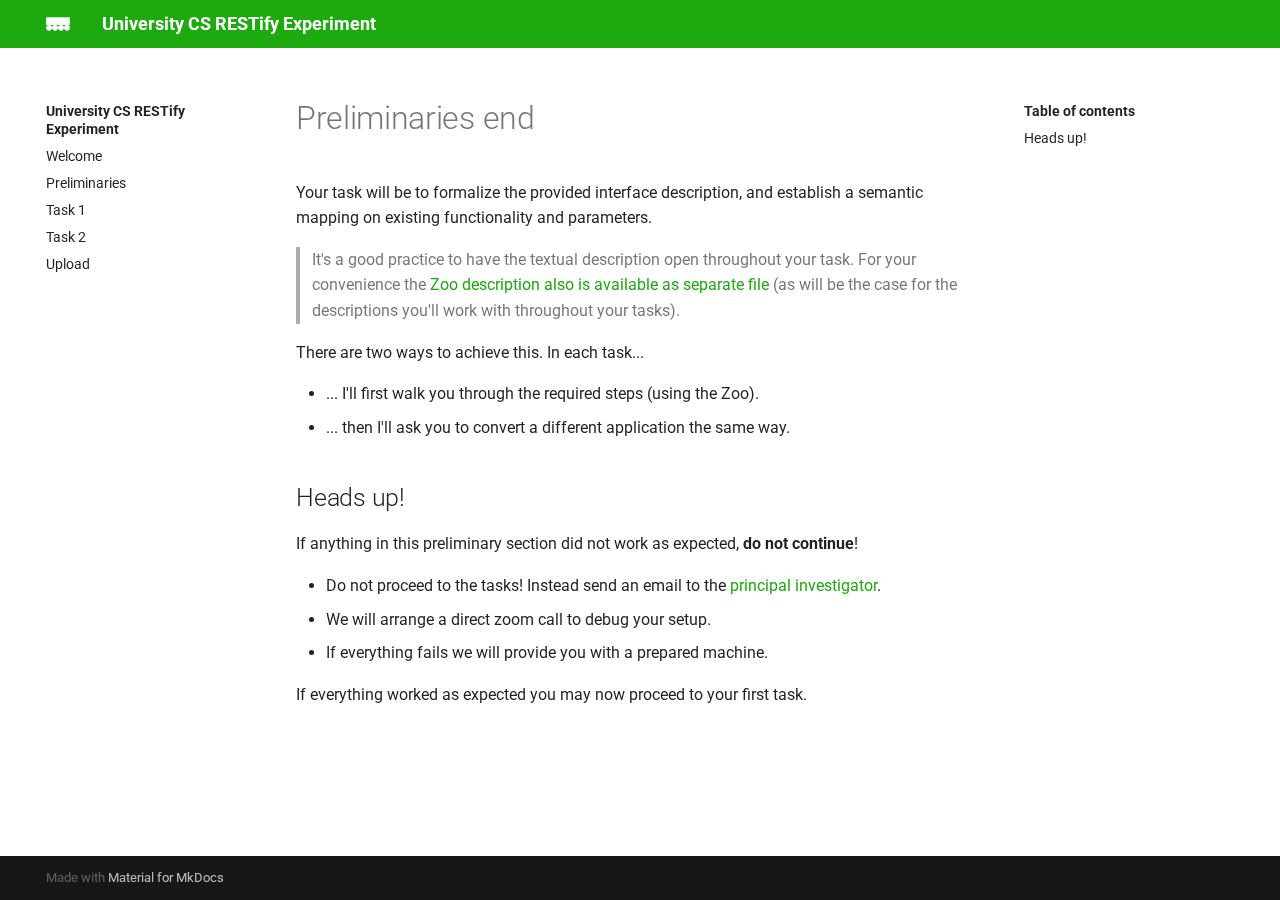
<file: preliminaries-end/index.html>
<!doctype html>
<html lang="en" class="no-js">
  <head>
    
      <meta charset="utf-8">
      <meta name="viewport" content="width=device-width,initial-scale=1">
      
      
      
        <link rel="canonical" href="https://www.cs.university.country/~secretidentifier/restify/preliminaries-end/">
      
      <link rel="icon" href="../assets/images/favicon.png">
      <meta name="generator" content="mkdocs-1.2.3, mkdocs-material-8.2.5">
    
    
      
        <title>Preliminaries end - University CS RESTify Experiment</title>
      
    
    
      <link rel="stylesheet" href="../assets/stylesheets/main.2d9f7617.min.css">
      
        
        <link rel="stylesheet" href="../assets/stylesheets/palette.e6a45f82.min.css">
        
      
    
    
    
      
        
        
        <link rel="preconnect" href="https://fonts.gstatic.com" crossorigin>
        <link rel="stylesheet" href="https://fonts.googleapis.com/css?family=Roboto:300,300i,400,400i,700,700i%7CRoboto+Mono:400,400i,700,700i&display=fallback">
        <style>:root{--md-text-font:"Roboto";--md-code-font:"Roboto Mono"}</style>
      
    
    
      <link rel="stylesheet" href="../stylesheets/extra.css">
    
    <script>__md_scope=new URL("..",location),__md_get=(e,_=localStorage,t=__md_scope)=>JSON.parse(_.getItem(t.pathname+"."+e)),__md_set=(e,_,t=localStorage,a=__md_scope)=>{try{t.setItem(a.pathname+"."+e,JSON.stringify(_))}catch(e){}}</script>
    
      

    
    
  </head>
  
  
    
    
    
    
    
    <body dir="ltr" data-md-color-scheme="university" data-md-color-primary="" data-md-color-accent="red">
  
    
    
    <input class="md-toggle" data-md-toggle="drawer" type="checkbox" id="__drawer" autocomplete="off">
    <input class="md-toggle" data-md-toggle="search" type="checkbox" id="__search" autocomplete="off">
    <label class="md-overlay" for="__drawer"></label>
    <div data-md-component="skip">
      
        
        <a href="#heads-up" class="md-skip">
          Skip to content
        </a>
      
    </div>
    <div data-md-component="announce">
      
    </div>
    
    
      

<header class="md-header" data-md-component="header">
  <nav class="md-header__inner md-grid" aria-label="Header">
    <a href=".." title="University CS RESTify Experiment" class="md-header__button md-logo" aria-label="University CS RESTify Experiment" data-md-component="logo">
      
  <img src="../assets/logo.png" alt="logo">

    </a>
    <label class="md-header__button md-icon" for="__drawer">
      <svg xmlns="http://www.w3.org/2000/svg" viewBox="0 0 24 24"><path d="M3 6h18v2H3V6m0 5h18v2H3v-2m0 5h18v2H3v-2z"/></svg>
    </label>
    <div class="md-header__title" data-md-component="header-title">
      <div class="md-header__ellipsis">
        <div class="md-header__topic">
          <span class="md-ellipsis">
            University CS RESTify Experiment
          </span>
        </div>
        <div class="md-header__topic" data-md-component="header-topic">
          <span class="md-ellipsis">
            
              Preliminaries end
            
          </span>
        </div>
      </div>
    </div>
    
    
    
      <label class="md-header__button md-icon" for="__search">
        <svg xmlns="http://www.w3.org/2000/svg" viewBox="0 0 24 24"><path d="M9.5 3A6.5 6.5 0 0 1 16 9.5c0 1.61-.59 3.09-1.56 4.23l.27.27h.79l5 5-1.5 1.5-5-5v-.79l-.27-.27A6.516 6.516 0 0 1 9.5 16 6.5 6.5 0 0 1 3 9.5 6.5 6.5 0 0 1 9.5 3m0 2C7 5 5 7 5 9.5S7 14 9.5 14 14 12 14 9.5 12 5 9.5 5z"/></svg>
      </label>
      <div class="md-search" data-md-component="search" role="dialog">
  <label class="md-search__overlay" for="__search"></label>
  <div class="md-search__inner" role="search">
    <form class="md-search__form" name="search">
      <input type="text" class="md-search__input" name="query" aria-label="Search" placeholder="Search" autocapitalize="off" autocorrect="off" autocomplete="off" spellcheck="false" data-md-component="search-query" required>
      <label class="md-search__icon md-icon" for="__search">
        <svg xmlns="http://www.w3.org/2000/svg" viewBox="0 0 24 24"><path d="M9.5 3A6.5 6.5 0 0 1 16 9.5c0 1.61-.59 3.09-1.56 4.23l.27.27h.79l5 5-1.5 1.5-5-5v-.79l-.27-.27A6.516 6.516 0 0 1 9.5 16 6.5 6.5 0 0 1 3 9.5 6.5 6.5 0 0 1 9.5 3m0 2C7 5 5 7 5 9.5S7 14 9.5 14 14 12 14 9.5 12 5 9.5 5z"/></svg>
        <svg xmlns="http://www.w3.org/2000/svg" viewBox="0 0 24 24"><path d="M20 11v2H8l5.5 5.5-1.42 1.42L4.16 12l7.92-7.92L13.5 5.5 8 11h12z"/></svg>
      </label>
      <nav class="md-search__options" aria-label="Search">
        
        <button type="reset" class="md-search__icon md-icon" aria-label="Clear" tabindex="-1">
          <svg xmlns="http://www.w3.org/2000/svg" viewBox="0 0 24 24"><path d="M19 6.41 17.59 5 12 10.59 6.41 5 5 6.41 10.59 12 5 17.59 6.41 19 12 13.41 17.59 19 19 17.59 13.41 12 19 6.41z"/></svg>
        </button>
      </nav>
      
    </form>
    <div class="md-search__output">
      <div class="md-search__scrollwrap" data-md-scrollfix>
        <div class="md-search-result" data-md-component="search-result">
          <div class="md-search-result__meta">
            Initializing search
          </div>
          <ol class="md-search-result__list"></ol>
        </div>
      </div>
    </div>
  </div>
</div>
    
    
  </nav>
  
</header>
    
    <div class="md-container" data-md-component="container">
      
      
        
          
        
      
      <main class="md-main" data-md-component="main">
        <div class="md-main__inner md-grid">
          
            
              
              <div class="md-sidebar md-sidebar--primary" data-md-component="sidebar" data-md-type="navigation" >
                <div class="md-sidebar__scrollwrap">
                  <div class="md-sidebar__inner">
                    


<nav class="md-nav md-nav--primary" aria-label="Navigation" data-md-level="0">
  <label class="md-nav__title" for="__drawer">
    <a href=".." title="University CS RESTify Experiment" class="md-nav__button md-logo" aria-label="University CS RESTify Experiment" data-md-component="logo">
      
  <img src="../assets/logo.png" alt="logo">

    </a>
    University CS RESTify Experiment
  </label>
  
  <ul class="md-nav__list" data-md-scrollfix>
    
      
      
      

  
  
  
    <li class="md-nav__item">
      <a href=".." class="md-nav__link">
        Welcome
      </a>
    </li>
  

    
      
      
      

  
  
  
    <li class="md-nav__item">
      <a href="../preliminaries/" class="md-nav__link">
        Preliminaries
      </a>
    </li>
  

    
      
      
      

  
  
  
    <li class="md-nav__item">
      <a href="../task1/" class="md-nav__link">
        Task 1
      </a>
    </li>
  

    
      
      
      

  
  
  
    <li class="md-nav__item">
      <a href="../task2/" class="md-nav__link">
        Task 2
      </a>
    </li>
  

    
      
      
      

  
  
  
    <li class="md-nav__item">
      <a href="../upload/" class="md-nav__link">
        Upload
      </a>
    </li>
  

    
  </ul>
</nav>
                  </div>
                </div>
              </div>
            
            
              
              <div class="md-sidebar md-sidebar--secondary" data-md-component="sidebar" data-md-type="toc" >
                <div class="md-sidebar__scrollwrap">
                  <div class="md-sidebar__inner">
                    

<nav class="md-nav md-nav--secondary" aria-label="Table of contents">
  
  
  
  
    <label class="md-nav__title" for="__toc">
      <span class="md-nav__icon md-icon"></span>
      Table of contents
    </label>
    <ul class="md-nav__list" data-md-component="toc" data-md-scrollfix>
      
        <li class="md-nav__item">
  <a href="#heads-up" class="md-nav__link">
    Heads up!
  </a>
  
</li>
      
    </ul>
  
</nav>
                  </div>
                </div>
              </div>
            
          
          <div class="md-content" data-md-component="content">
            <article class="md-content__inner md-typeset">
              
                


  <h1>Preliminaries end</h1>

<p>Your task will be to formalize the provided interface description, and establish a semantic mapping on existing functionality and parameters.</p>
<blockquote>
<p>It's a good practice to have the textual description open throughout your task. For your convenience the <a href="../interface-zoo.txt">Zoo description also is available as separate file</a> (as will be the case for the descriptions you'll work with throughout your tasks).</p>
</blockquote>
<p>There are two ways to achieve this. In each task...</p>
<ul>
<li>... I'll first walk you through the required steps (using the Zoo).</li>
<li>... then I'll ask you to convert a different application the same way.</li>
</ul>
<h2 id="heads-up">Heads up!</h2>
<p>If anything in this preliminary section did not work as expected, <strong>do not continue</strong>!</p>
<ul>
<li>Do not proceed to the tasks! Instead send an email to the <a href="mailto:anonymous.researcher@university.country">principal investigator</a>.</li>
<li>We will arrange a direct zoom call to debug your setup.</li>
<li>If everything fails we will provide you with a prepared machine.</li>
</ul>
<p>If everything worked as expected you may now proceed to your first task.</p>

              
            </article>
          </div>
        </div>
        
      </main>
      
        <footer class="md-footer">
  
  <div class="md-footer-meta md-typeset">
    <div class="md-footer-meta__inner md-grid">
      <div class="md-copyright">
  
  
    Made with
    <a href="https://squidfunk.github.io/mkdocs-material/" target="_blank" rel="noopener">
      Material for MkDocs
    </a>
  
</div>
      
    </div>
  </div>
</footer>
      
    </div>
    <div class="md-dialog" data-md-component="dialog">
      <div class="md-dialog__inner md-typeset"></div>
    </div>
    <script id="__config" type="application/json">{"base": "..", "features": [], "translations": {"clipboard.copy": "Copy to clipboard", "clipboard.copied": "Copied to clipboard", "search.config.lang": "en", "search.config.pipeline": "trimmer, stopWordFilter", "search.config.separator": "[\\s\\-]+", "search.placeholder": "Search", "search.result.placeholder": "Type to start searching", "search.result.none": "No matching documents", "search.result.one": "1 matching document", "search.result.other": "# matching documents", "search.result.more.one": "1 more on this page", "search.result.more.other": "# more on this page", "search.result.term.missing": "Missing", "select.version.title": "Select version"}, "search": "../assets/javascripts/workers/search.bd0b6b67.min.js"}</script>
    
    
      <script src="../assets/javascripts/bundle.467223ff.min.js"></script>
      
    
  </body>
</html>
</file>
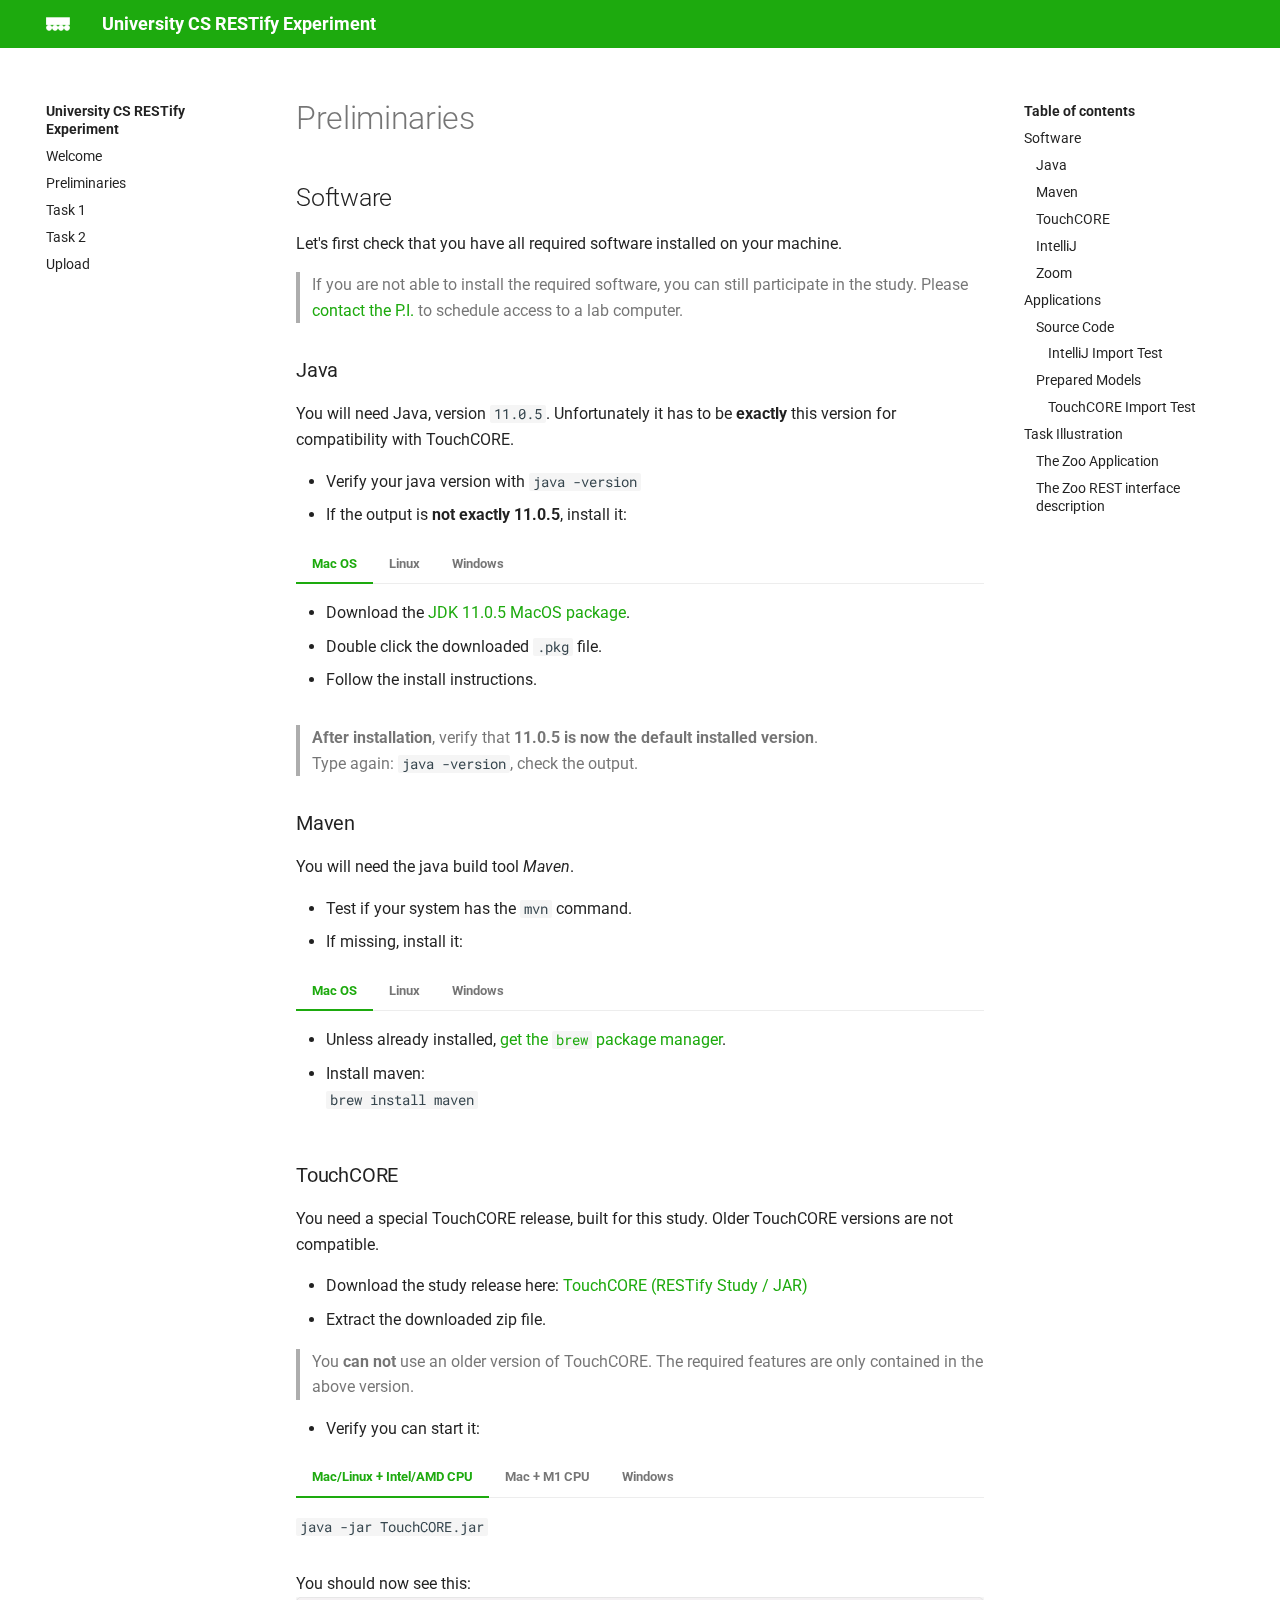
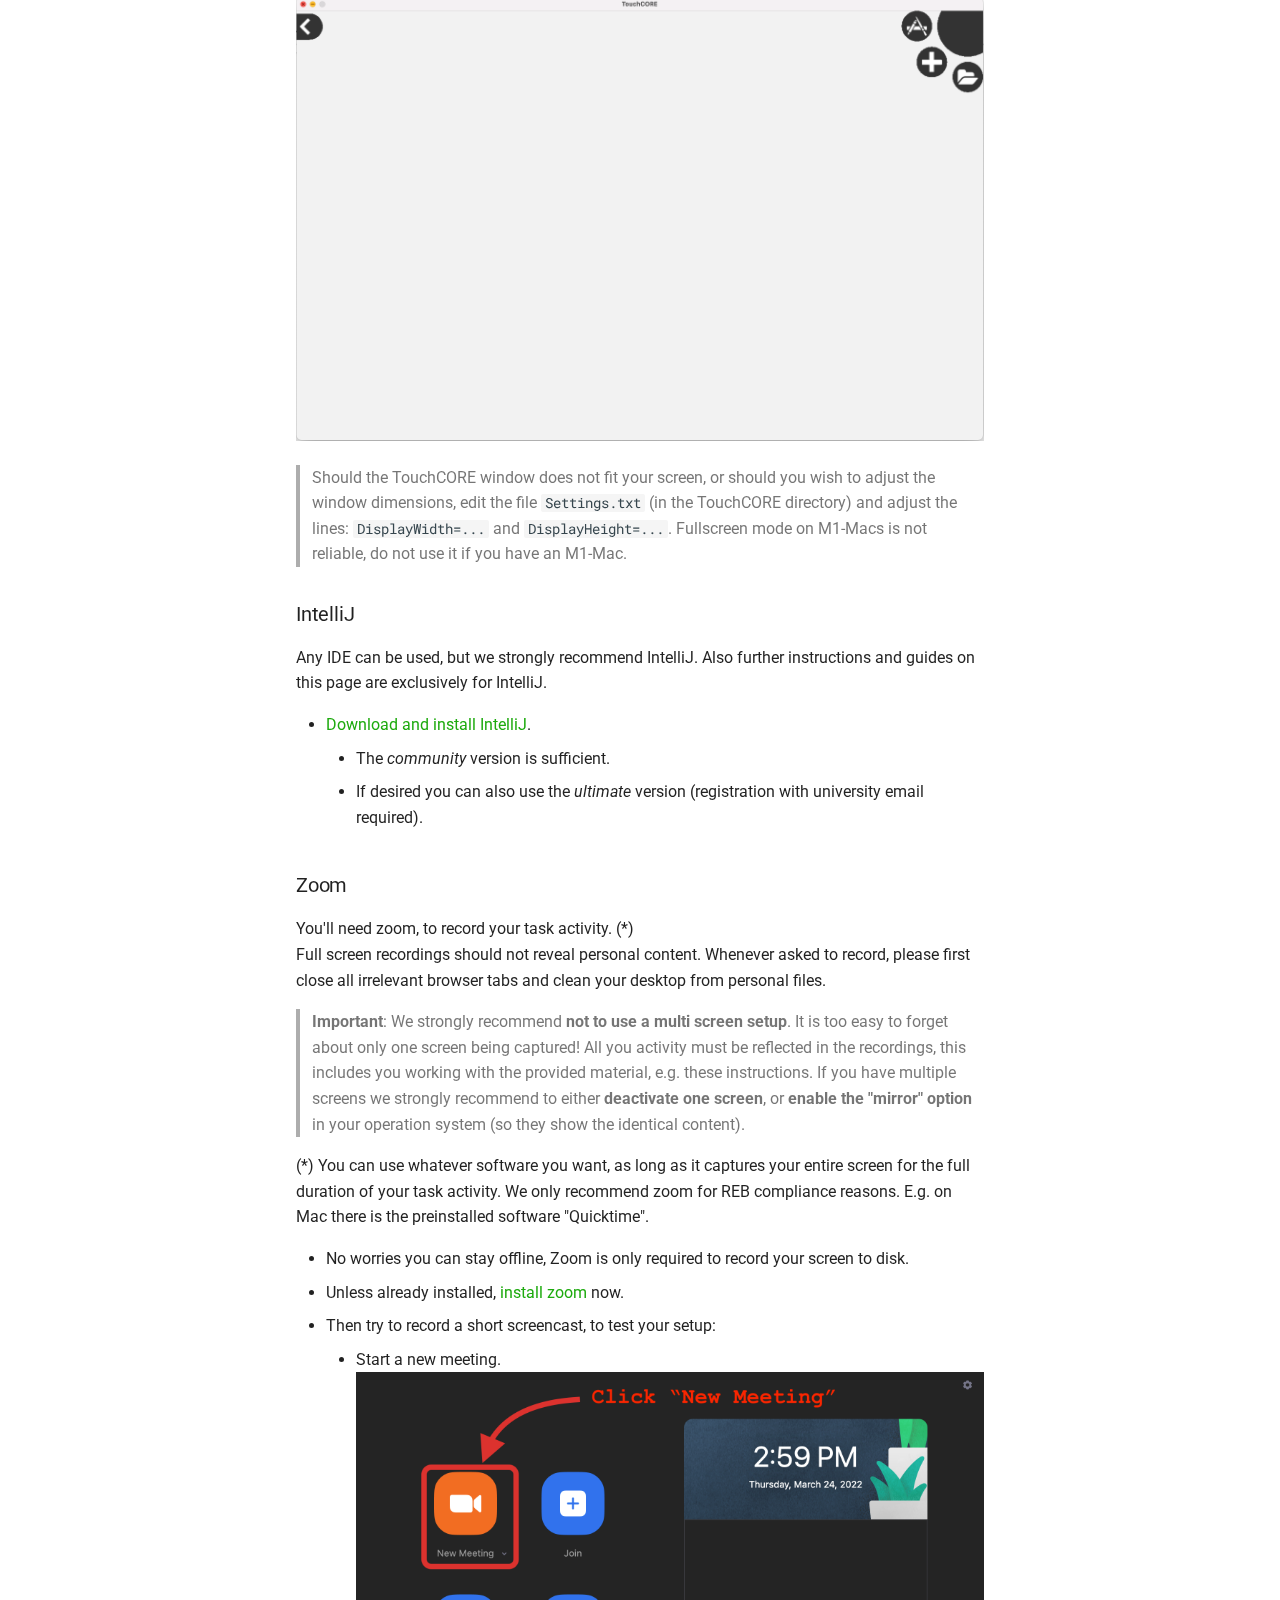
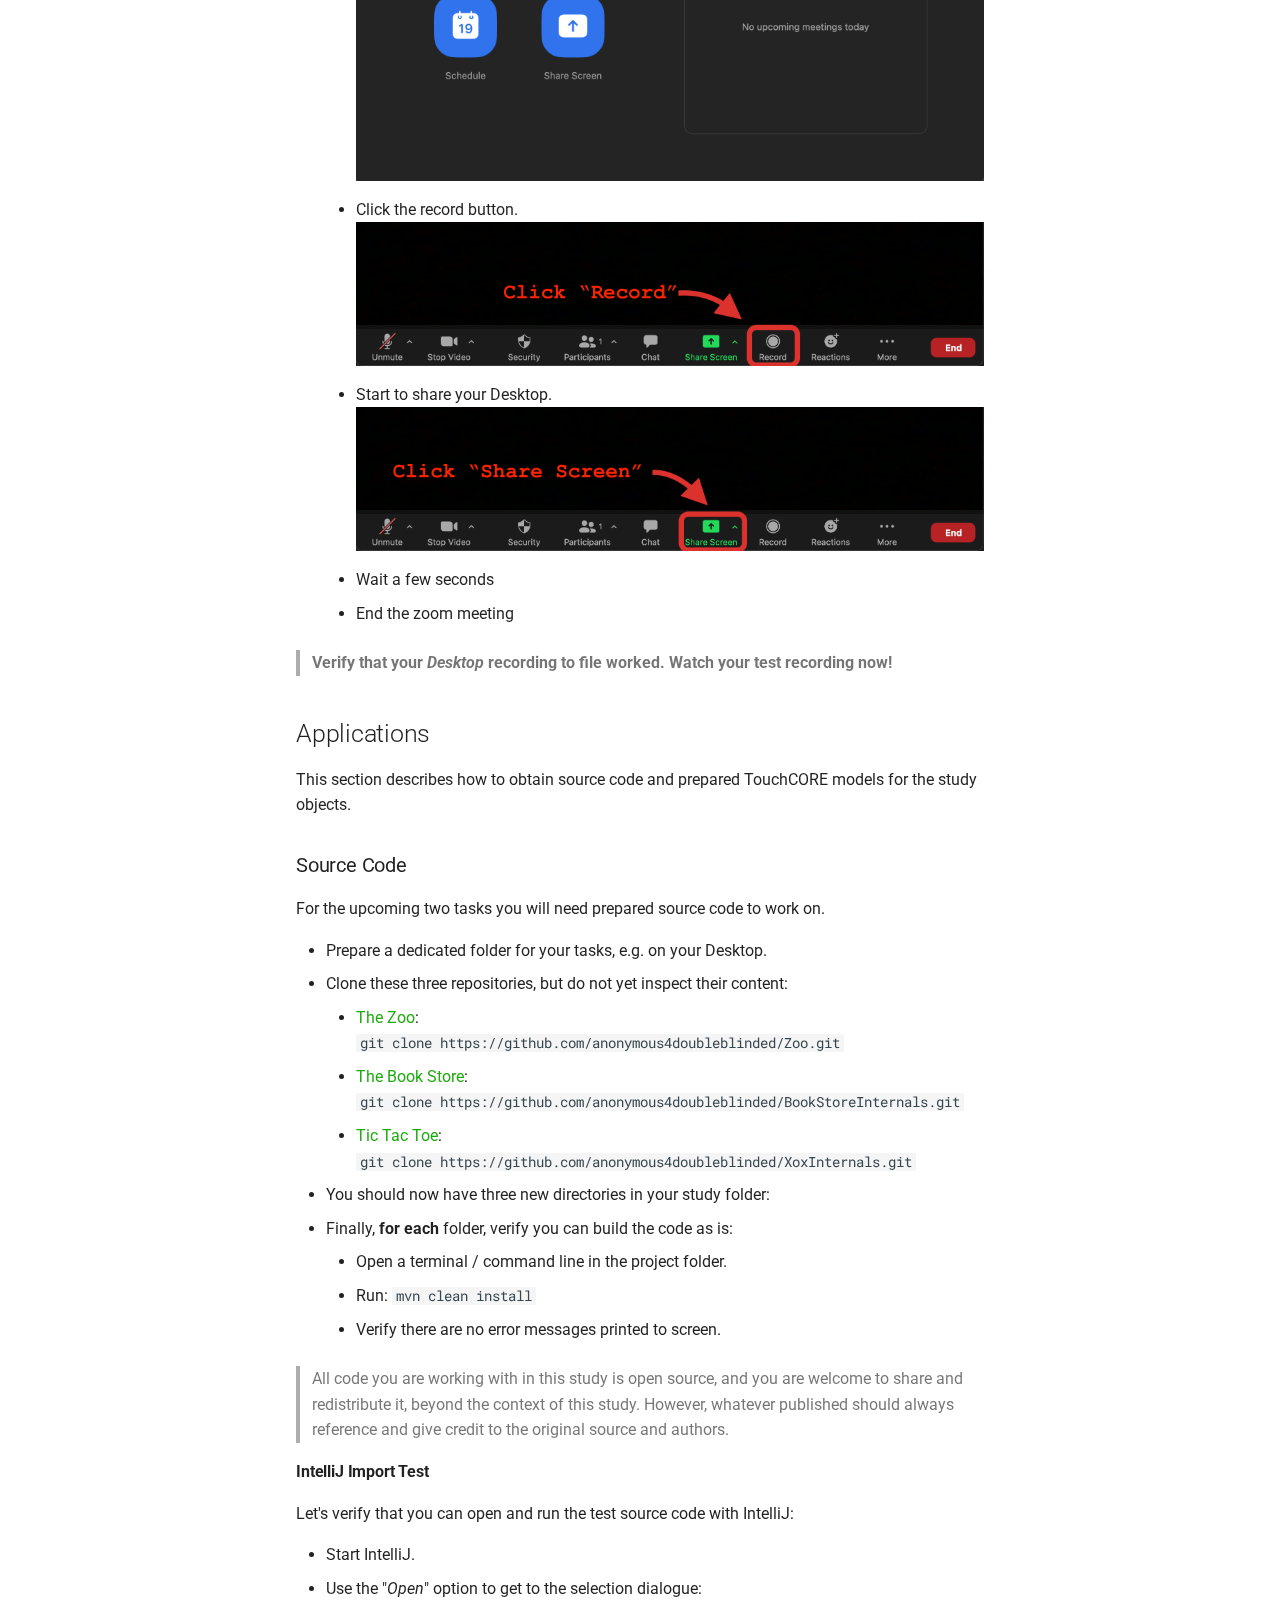
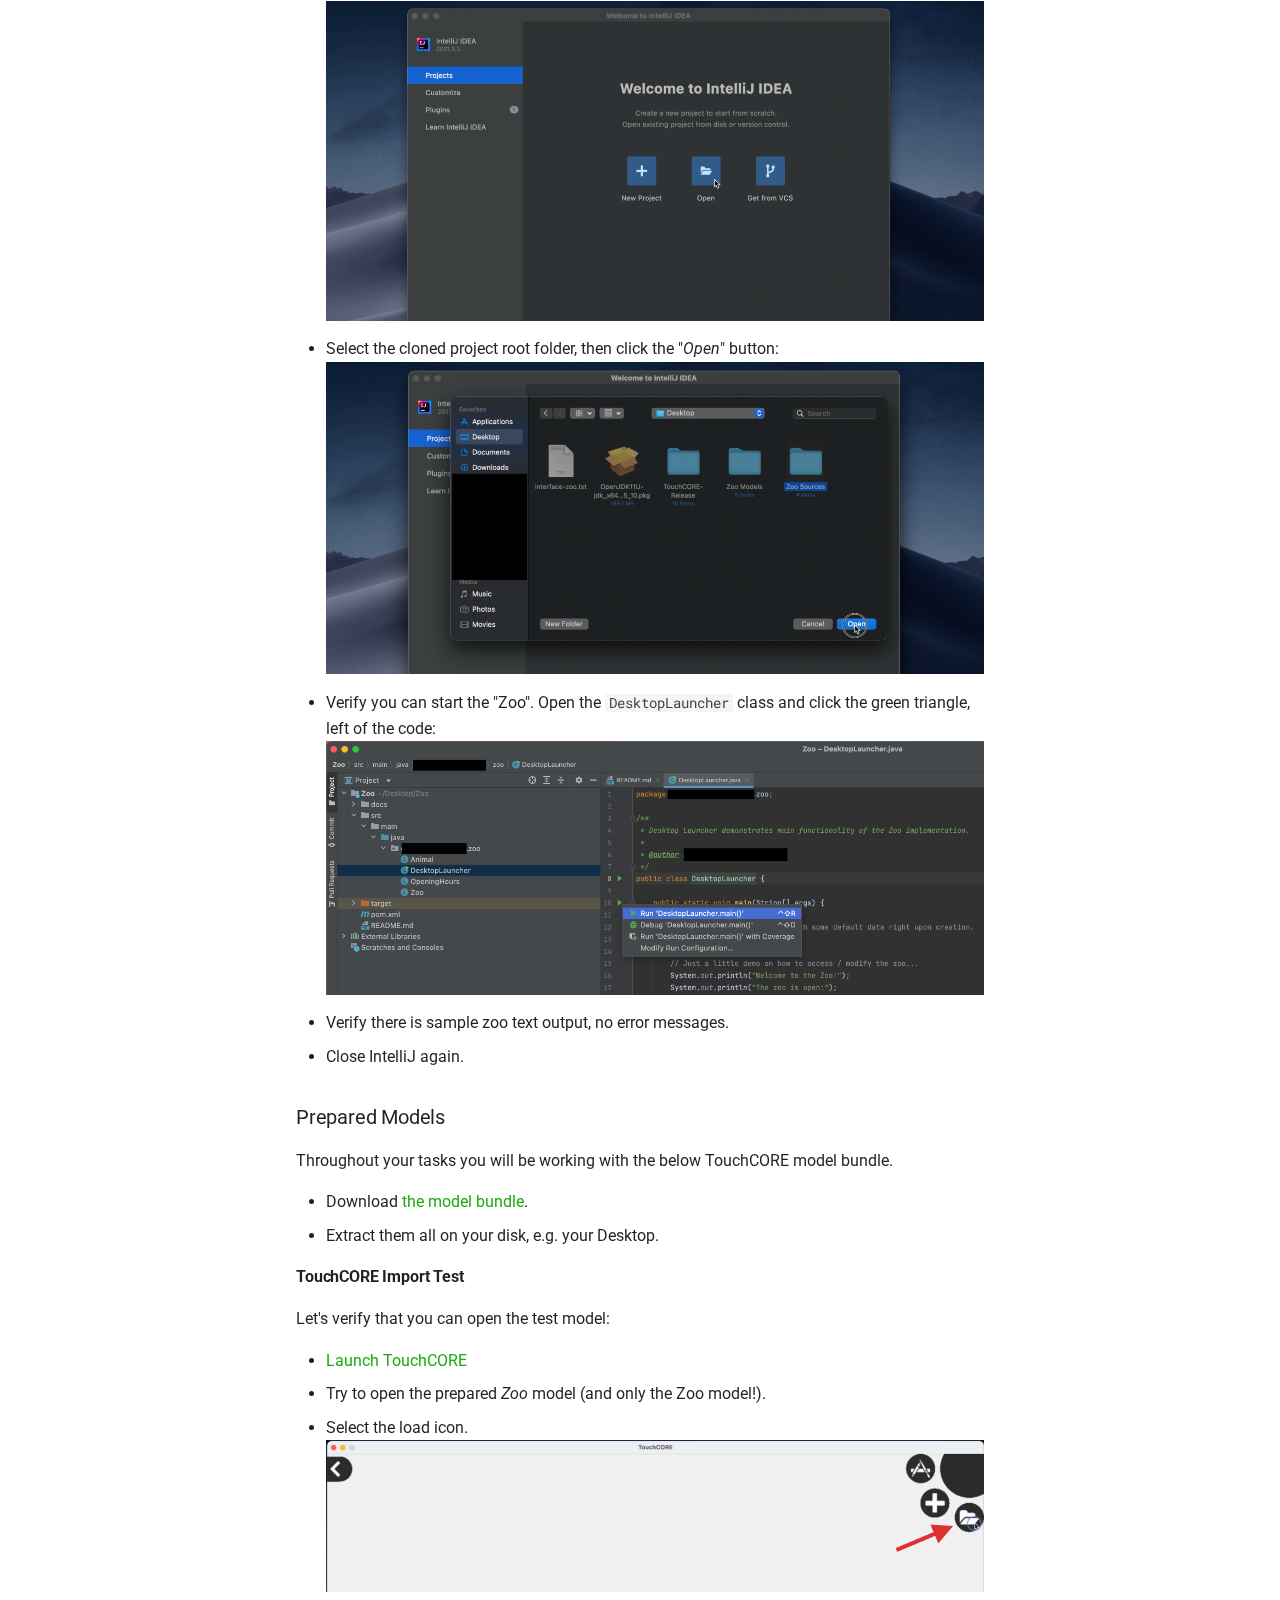
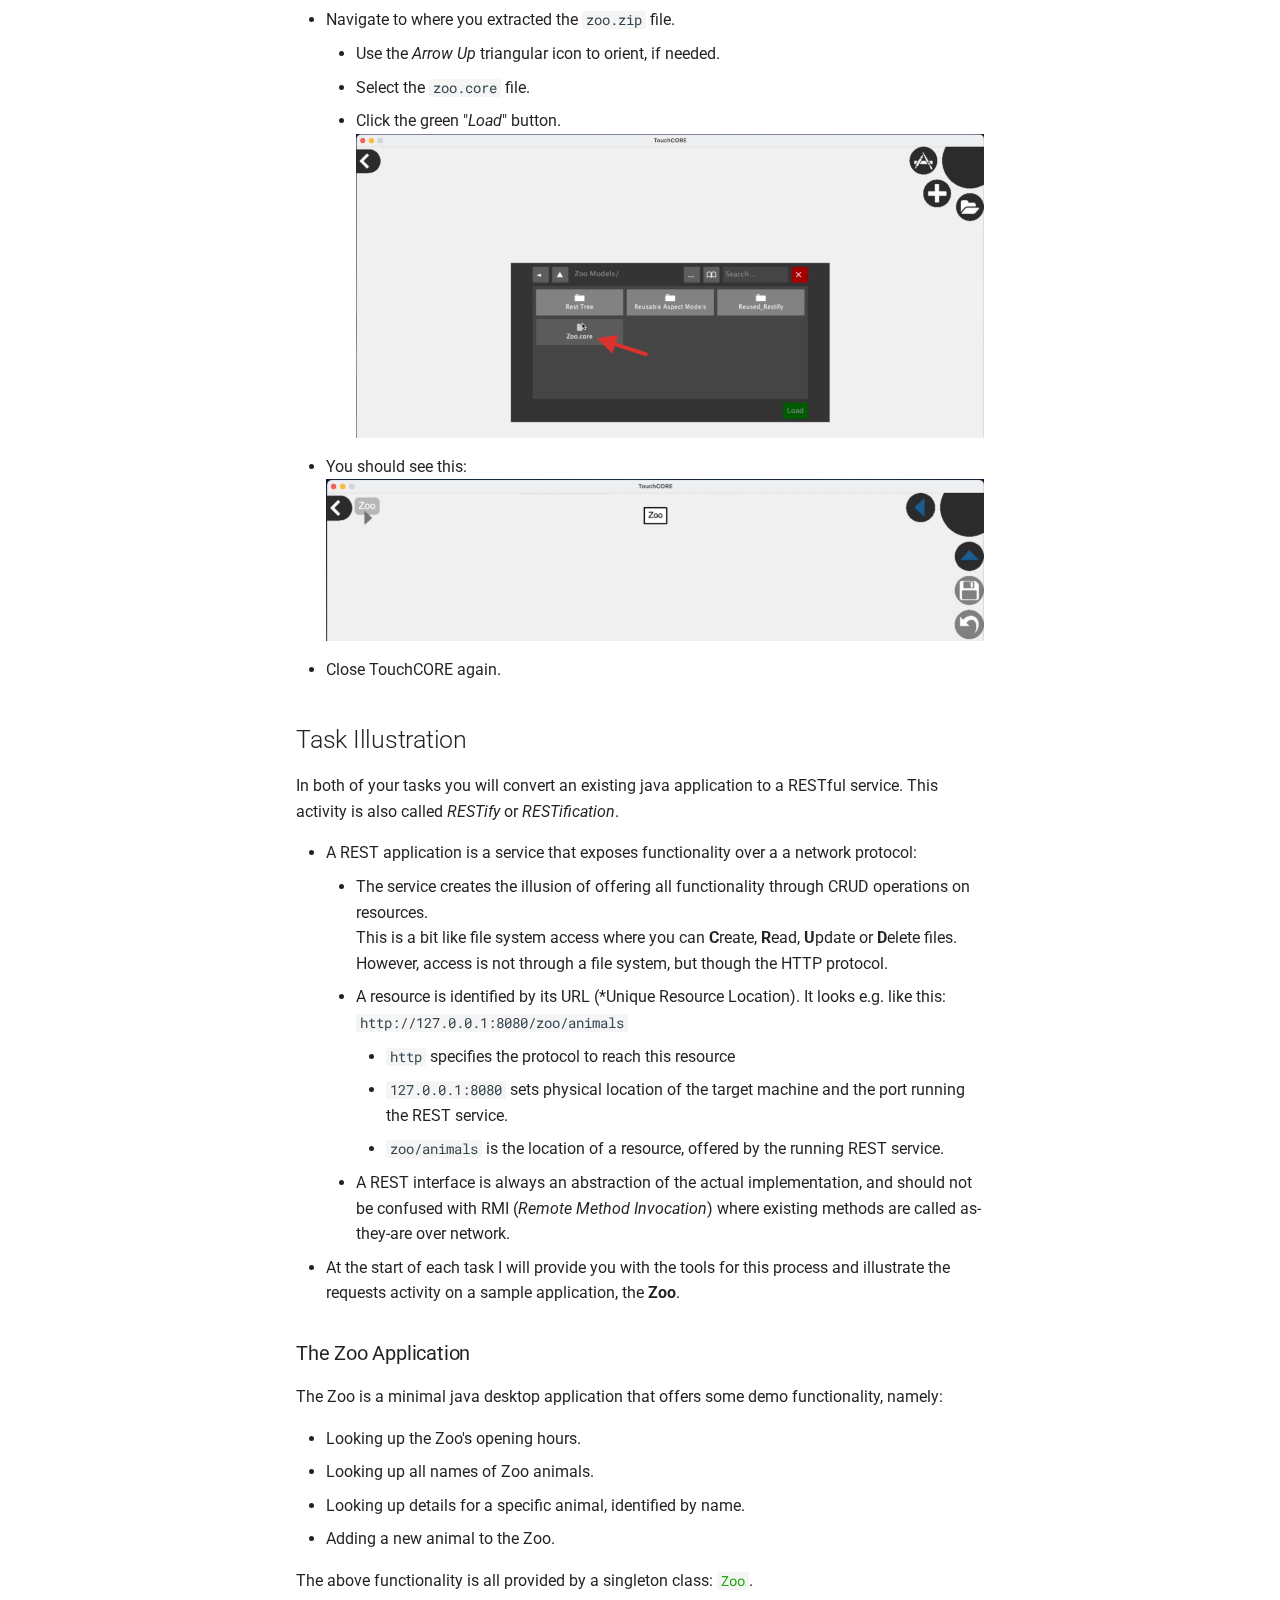
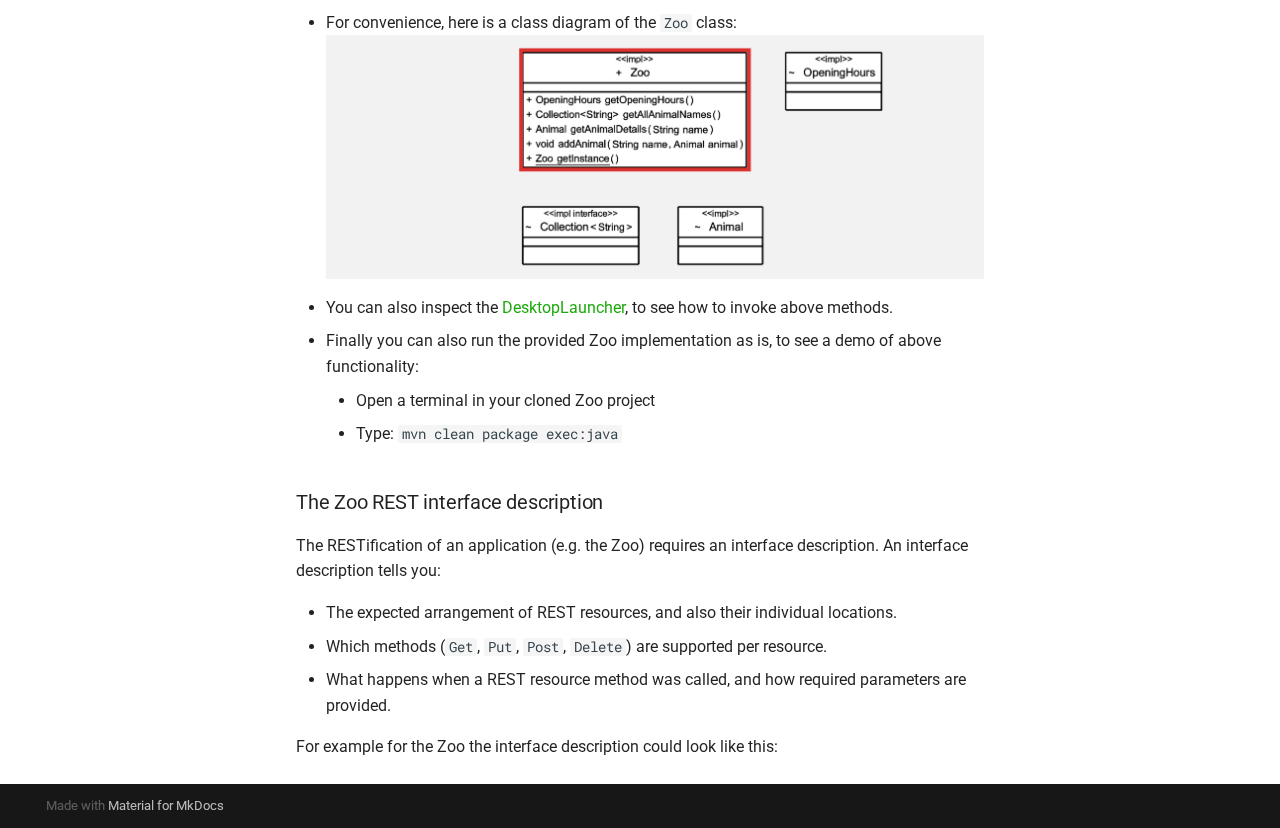
<file: preliminaries-start/index.html>
<!doctype html>
<html lang="en" class="no-js">
  <head>
    
      <meta charset="utf-8">
      <meta name="viewport" content="width=device-width,initial-scale=1">
      
      
      
        <link rel="canonical" href="https://www.cs.university.country/~secretidentifier/restify/preliminaries-start/">
      
      <link rel="icon" href="../assets/images/favicon.png">
      <meta name="generator" content="mkdocs-1.2.3, mkdocs-material-8.2.5">
    
    
      
        <title>Preliminaries - University CS RESTify Experiment</title>
      
    
    
      <link rel="stylesheet" href="../assets/stylesheets/main.2d9f7617.min.css">
      
        
        <link rel="stylesheet" href="../assets/stylesheets/palette.e6a45f82.min.css">
        
      
    
    
    
      
        
        
        <link rel="preconnect" href="https://fonts.gstatic.com" crossorigin>
        <link rel="stylesheet" href="https://fonts.googleapis.com/css?family=Roboto:300,300i,400,400i,700,700i%7CRoboto+Mono:400,400i,700,700i&display=fallback">
        <style>:root{--md-text-font:"Roboto";--md-code-font:"Roboto Mono"}</style>
      
    
    
      <link rel="stylesheet" href="../stylesheets/extra.css">
    
    <script>__md_scope=new URL("..",location),__md_get=(e,_=localStorage,t=__md_scope)=>JSON.parse(_.getItem(t.pathname+"."+e)),__md_set=(e,_,t=localStorage,a=__md_scope)=>{try{t.setItem(a.pathname+"."+e,JSON.stringify(_))}catch(e){}}</script>
    
      

    
    
  </head>
  
  
    
    
    
    
    
    <body dir="ltr" data-md-color-scheme="university" data-md-color-primary="" data-md-color-accent="red">
  
    
    
    <input class="md-toggle" data-md-toggle="drawer" type="checkbox" id="__drawer" autocomplete="off">
    <input class="md-toggle" data-md-toggle="search" type="checkbox" id="__search" autocomplete="off">
    <label class="md-overlay" for="__drawer"></label>
    <div data-md-component="skip">
      
        
        <a href="#preliminaries" class="md-skip">
          Skip to content
        </a>
      
    </div>
    <div data-md-component="announce">
      
    </div>
    
    
      

<header class="md-header" data-md-component="header">
  <nav class="md-header__inner md-grid" aria-label="Header">
    <a href=".." title="University CS RESTify Experiment" class="md-header__button md-logo" aria-label="University CS RESTify Experiment" data-md-component="logo">
      
  <img src="../assets/logo.png" alt="logo">

    </a>
    <label class="md-header__button md-icon" for="__drawer">
      <svg xmlns="http://www.w3.org/2000/svg" viewBox="0 0 24 24"><path d="M3 6h18v2H3V6m0 5h18v2H3v-2m0 5h18v2H3v-2z"/></svg>
    </label>
    <div class="md-header__title" data-md-component="header-title">
      <div class="md-header__ellipsis">
        <div class="md-header__topic">
          <span class="md-ellipsis">
            University CS RESTify Experiment
          </span>
        </div>
        <div class="md-header__topic" data-md-component="header-topic">
          <span class="md-ellipsis">
            
              Preliminaries
            
          </span>
        </div>
      </div>
    </div>
    
    
    
      <label class="md-header__button md-icon" for="__search">
        <svg xmlns="http://www.w3.org/2000/svg" viewBox="0 0 24 24"><path d="M9.5 3A6.5 6.5 0 0 1 16 9.5c0 1.61-.59 3.09-1.56 4.23l.27.27h.79l5 5-1.5 1.5-5-5v-.79l-.27-.27A6.516 6.516 0 0 1 9.5 16 6.5 6.5 0 0 1 3 9.5 6.5 6.5 0 0 1 9.5 3m0 2C7 5 5 7 5 9.5S7 14 9.5 14 14 12 14 9.5 12 5 9.5 5z"/></svg>
      </label>
      <div class="md-search" data-md-component="search" role="dialog">
  <label class="md-search__overlay" for="__search"></label>
  <div class="md-search__inner" role="search">
    <form class="md-search__form" name="search">
      <input type="text" class="md-search__input" name="query" aria-label="Search" placeholder="Search" autocapitalize="off" autocorrect="off" autocomplete="off" spellcheck="false" data-md-component="search-query" required>
      <label class="md-search__icon md-icon" for="__search">
        <svg xmlns="http://www.w3.org/2000/svg" viewBox="0 0 24 24"><path d="M9.5 3A6.5 6.5 0 0 1 16 9.5c0 1.61-.59 3.09-1.56 4.23l.27.27h.79l5 5-1.5 1.5-5-5v-.79l-.27-.27A6.516 6.516 0 0 1 9.5 16 6.5 6.5 0 0 1 3 9.5 6.5 6.5 0 0 1 9.5 3m0 2C7 5 5 7 5 9.5S7 14 9.5 14 14 12 14 9.5 12 5 9.5 5z"/></svg>
        <svg xmlns="http://www.w3.org/2000/svg" viewBox="0 0 24 24"><path d="M20 11v2H8l5.5 5.5-1.42 1.42L4.16 12l7.92-7.92L13.5 5.5 8 11h12z"/></svg>
      </label>
      <nav class="md-search__options" aria-label="Search">
        
        <button type="reset" class="md-search__icon md-icon" aria-label="Clear" tabindex="-1">
          <svg xmlns="http://www.w3.org/2000/svg" viewBox="0 0 24 24"><path d="M19 6.41 17.59 5 12 10.59 6.41 5 5 6.41 10.59 12 5 17.59 6.41 19 12 13.41 17.59 19 19 17.59 13.41 12 19 6.41z"/></svg>
        </button>
      </nav>
      
    </form>
    <div class="md-search__output">
      <div class="md-search__scrollwrap" data-md-scrollfix>
        <div class="md-search-result" data-md-component="search-result">
          <div class="md-search-result__meta">
            Initializing search
          </div>
          <ol class="md-search-result__list"></ol>
        </div>
      </div>
    </div>
  </div>
</div>
    
    
  </nav>
  
</header>
    
    <div class="md-container" data-md-component="container">
      
      
        
          
        
      
      <main class="md-main" data-md-component="main">
        <div class="md-main__inner md-grid">
          
            
              
              <div class="md-sidebar md-sidebar--primary" data-md-component="sidebar" data-md-type="navigation" >
                <div class="md-sidebar__scrollwrap">
                  <div class="md-sidebar__inner">
                    


<nav class="md-nav md-nav--primary" aria-label="Navigation" data-md-level="0">
  <label class="md-nav__title" for="__drawer">
    <a href=".." title="University CS RESTify Experiment" class="md-nav__button md-logo" aria-label="University CS RESTify Experiment" data-md-component="logo">
      
  <img src="../assets/logo.png" alt="logo">

    </a>
    University CS RESTify Experiment
  </label>
  
  <ul class="md-nav__list" data-md-scrollfix>
    
      
      
      

  
  
  
    <li class="md-nav__item">
      <a href=".." class="md-nav__link">
        Welcome
      </a>
    </li>
  

    
      
      
      

  
  
  
    <li class="md-nav__item">
      <a href="../preliminaries/" class="md-nav__link">
        Preliminaries
      </a>
    </li>
  

    
      
      
      

  
  
  
    <li class="md-nav__item">
      <a href="../task1/" class="md-nav__link">
        Task 1
      </a>
    </li>
  

    
      
      
      

  
  
  
    <li class="md-nav__item">
      <a href="../task2/" class="md-nav__link">
        Task 2
      </a>
    </li>
  

    
      
      
      

  
  
  
    <li class="md-nav__item">
      <a href="../upload/" class="md-nav__link">
        Upload
      </a>
    </li>
  

    
  </ul>
</nav>
                  </div>
                </div>
              </div>
            
            
              
              <div class="md-sidebar md-sidebar--secondary" data-md-component="sidebar" data-md-type="toc" >
                <div class="md-sidebar__scrollwrap">
                  <div class="md-sidebar__inner">
                    

<nav class="md-nav md-nav--secondary" aria-label="Table of contents">
  
  
  
    
  
  
    <label class="md-nav__title" for="__toc">
      <span class="md-nav__icon md-icon"></span>
      Table of contents
    </label>
    <ul class="md-nav__list" data-md-component="toc" data-md-scrollfix>
      
        <li class="md-nav__item">
  <a href="#software" class="md-nav__link">
    Software
  </a>
  
    <nav class="md-nav" aria-label="Software">
      <ul class="md-nav__list">
        
          <li class="md-nav__item">
  <a href="#java" class="md-nav__link">
    Java
  </a>
  
</li>
        
          <li class="md-nav__item">
  <a href="#maven" class="md-nav__link">
    Maven
  </a>
  
</li>
        
          <li class="md-nav__item">
  <a href="#touchcore" class="md-nav__link">
    TouchCORE
  </a>
  
</li>
        
          <li class="md-nav__item">
  <a href="#intellij" class="md-nav__link">
    IntelliJ
  </a>
  
</li>
        
          <li class="md-nav__item">
  <a href="#zoom" class="md-nav__link">
    Zoom
  </a>
  
</li>
        
      </ul>
    </nav>
  
</li>
      
        <li class="md-nav__item">
  <a href="#applications" class="md-nav__link">
    Applications
  </a>
  
    <nav class="md-nav" aria-label="Applications">
      <ul class="md-nav__list">
        
          <li class="md-nav__item">
  <a href="#source-code" class="md-nav__link">
    Source Code
  </a>
  
    <nav class="md-nav" aria-label="Source Code">
      <ul class="md-nav__list">
        
          <li class="md-nav__item">
  <a href="#intellij-import-test" class="md-nav__link">
    IntelliJ Import Test
  </a>
  
</li>
        
      </ul>
    </nav>
  
</li>
        
          <li class="md-nav__item">
  <a href="#prepared-models" class="md-nav__link">
    Prepared Models
  </a>
  
    <nav class="md-nav" aria-label="Prepared Models">
      <ul class="md-nav__list">
        
          <li class="md-nav__item">
  <a href="#touchcore-import-test" class="md-nav__link">
    TouchCORE Import Test
  </a>
  
</li>
        
      </ul>
    </nav>
  
</li>
        
      </ul>
    </nav>
  
</li>
      
        <li class="md-nav__item">
  <a href="#task-illustration" class="md-nav__link">
    Task Illustration
  </a>
  
    <nav class="md-nav" aria-label="Task Illustration">
      <ul class="md-nav__list">
        
          <li class="md-nav__item">
  <a href="#the-zoo-application" class="md-nav__link">
    The Zoo Application
  </a>
  
</li>
        
          <li class="md-nav__item">
  <a href="#the-zoo-rest-interface-description" class="md-nav__link">
    The Zoo REST interface description
  </a>
  
</li>
        
      </ul>
    </nav>
  
</li>
      
    </ul>
  
</nav>
                  </div>
                </div>
              </div>
            
          
          <div class="md-content" data-md-component="content">
            <article class="md-content__inner md-typeset">
              
                


<h1 id="preliminaries">Preliminaries</h1>
<h2 id="software">Software</h2>
<p>Let's first check that you have all required software installed on your machine.</p>
<blockquote>
<p>If you are not able to install the required software, you can still participate in the study. Please <a href="mailto:anonymous.researcher@university.country">contact the P.I.</a> to schedule access to a lab computer.</p>
</blockquote>
<h3 id="java">Java</h3>
<p>You will need Java, version <code>11.0.5</code>. Unfortunately it has to be <strong>exactly</strong> this version for compatibility with TouchCORE.</p>
<ul>
<li>Verify your java version with <code>java -version</code></li>
<li>If the output is <strong>not exactly 11.0.5</strong>, install it:</li>
</ul>
<div class="tabbed-set tabbed-alternate" data-tabs="1:3"><input checked="checked" id="__tabbed_1_1" name="__tabbed_1" type="radio" /><input id="__tabbed_1_2" name="__tabbed_1" type="radio" /><input id="__tabbed_1_3" name="__tabbed_1" type="radio" /><div class="tabbed-labels"><label for="__tabbed_1_1">Mac OS</label><label for="__tabbed_1_2">Linux</label><label for="__tabbed_1_3">Windows</label></div>
<div class="tabbed-content">
<div class="tabbed-block">
<ul>
<li>Download the <a href="../../../1105/OpenJDK11U-jdk_x64_mac_hotspot_11.0.5_10.pkg">JDK 11.0.5 MacOS package</a>.</li>
<li>Double click the downloaded <code>.pkg</code> file.</li>
<li>Follow the install instructions.</li>
</ul>
</div>
<div class="tabbed-block">
<ul>
<li>Download the <a href="../../../1105/OpenJDK11U-jdk_x64_linux_hotspot_11.0.5_10.tar.gz">JDK 11.0.5 Linux package</a>.</li>
<li>Extract the file: <code>tar xvf *.tar.gz</code></li>
<li><a href="https://docs.oracle.com/cd/E19062-01/sun.mgmt.ctr36/819-5418/gaznb/index.html">Add the contained commands to your path</a>:<ul>
<li>Set the JAVA_HOME and update your PATH in your <code>~/.bashrc</code> file:<ul>
<li>Extend path: <code>PATH=$PATH:/wherever/you/extracted/it/jdk-.../bin/</code></li>
<li>Set java home: <code>JAVA_HOME=/wherever/you/extracted/it/jdk-...</code></li>
</ul>
</li>
<li>Open a new terminal or type: <code>source ~/.bashrc</code></li>
</ul>
</li>
</ul>
</div>
<div class="tabbed-block">
<ul>
<li>Download the JDK 11.0.5 <a href="../../../1105/OpenJDK11U-jdk_x64_windows_hotspot_11.0.5_10.msi">MSI</a> or <a href="../../../1105/OpenJDK11U-jdk_x64_windows_hotspot_11.0.5_10.zip">ZIP</a> installer.</li>
<li>Double click the downloaded file.</li>
<li>Follow the install instructions.</li>
</ul>
</div>
</div>
</div>
<blockquote>
<p><strong>After installation</strong>, verify that <strong>11.0.5 is now the default installed version</strong>.<br />
Type again: <code>java -version</code>, check the output.</p>
</blockquote>
<h3 id="maven">Maven</h3>
<p>You will need the java build tool <em>Maven</em>.</p>
<ul>
<li>Test if your system has the <code>mvn</code> command.</li>
<li>If missing, install it:</li>
</ul>
<div class="tabbed-set tabbed-alternate" data-tabs="2:3"><input checked="checked" id="__tabbed_2_1" name="__tabbed_2" type="radio" /><input id="__tabbed_2_2" name="__tabbed_2" type="radio" /><input id="__tabbed_2_3" name="__tabbed_2" type="radio" /><div class="tabbed-labels"><label for="__tabbed_2_1">Mac OS</label><label for="__tabbed_2_2">Linux</label><label for="__tabbed_2_3">Windows</label></div>
<div class="tabbed-content">
<div class="tabbed-block">
<ul>
<li>Unless already installed, <a href="https://brew.sh/">get the <code>brew</code> package manager</a>.</li>
<li>Install maven:<br />
<code>brew install maven</code></li>
</ul>
</div>
<div class="tabbed-block">
<ul>
<li>Use the <code>apt</code> package manager to install maven:<br />
<code>sudo apt install maven</code></li>
</ul>
</div>
<div class="tabbed-block">
<ul>
<li>Download the <a href="https://maven.apache.org/download.cgi">graphical install wizard</a>.</li>
<li>Double click it and follow the instructions.</li>
</ul>
</div>
</div>
</div>
<h3 id="touchcore">TouchCORE</h3>
<p>You need a special TouchCORE release, built for this study. Older TouchCORE versions are not compatible.</p>
<ul>
<li>Download the study release here: <a href="../../../touchcorestudyrelease/touchcore-study-release.zip">TouchCORE (RESTify Study / JAR)</a></li>
<li>Extract the downloaded zip file.</li>
</ul>
<blockquote>
<p>You <strong>can not</strong> use an older version of TouchCORE. The required features are only contained in the above version.</p>
</blockquote>
<ul>
<li>Verify you can start it:</li>
</ul>
<div class="tabbed-set tabbed-alternate" data-tabs="3:3"><input checked="checked" id="__tabbed_3_1" name="__tabbed_3" type="radio" /><input id="__tabbed_3_2" name="__tabbed_3" type="radio" /><input id="__tabbed_3_3" name="__tabbed_3" type="radio" /><div class="tabbed-labels"><label for="__tabbed_3_1">Mac/Linux + Intel/AMD CPU</label><label for="__tabbed_3_2">Mac + M1 CPU</label><label for="__tabbed_3_3">Windows</label></div>
<div class="tabbed-content">
<div class="tabbed-block">
<p><code>java -jar TouchCORE.jar</code></p>
</div>
<div class="tabbed-block">
<p><code>softwareupdate --install-rosetta</code> (only first time)<br />
<code>java -jar TouchCORE.jar</code></p>
</div>
<div class="tabbed-block">
<p><code>java -jar TouchCORE.jar</code><br />
 If the TouchCORE window shows black bars, or if mouse clicks are displaced from the cursor location, please set <em>Windows virtual pixel scaling</em> to <code>100%</code>. Then log out of Windows and log in again:<br />
 TouchCORE with black bars:<br />
<img alt="windows-black-bars" src="../captures/windows-black-bars.png" /><br />
 Windows settings to fix black bars and mouse displacement:<br />
<img alt="windows-pixel-fix" src="../captures/windows-pixel-fix.png" /></p>
</div>
</div>
</div>
<p>You should now see this:<br />
<img alt="touchcore-start" src="../captures/touchcore-start.png" /></p>
<blockquote>
<p>Should the TouchCORE window does not fit your screen, or should you wish to adjust the window dimensions, edit the file <code>Settings.txt</code> (in the TouchCORE directory) and adjust the lines: <code>DisplayWidth=...</code> and <code>DisplayHeight=...</code>. Fullscreen mode on M1-Macs is not reliable, do not use it if you have an M1-Mac.</p>
</blockquote>
<h3 id="intellij">IntelliJ</h3>
<p>Any IDE can be used, but we strongly recommend IntelliJ. Also further instructions and guides on this page are exclusively for IntelliJ.</p>
<ul>
<li><a href="https://www.jetbrains.com/idea/download/">Download and install IntelliJ</a>.<ul>
<li>The <em>community</em> version is sufficient.</li>
<li>If desired you can also use the <em>ultimate</em> version (registration with university email required).</li>
</ul>
</li>
</ul>
<h3 id="zoom">Zoom</h3>
<p>You'll need zoom, to record your task activity. (*)<br />
Full screen recordings should not reveal personal content. Whenever asked to record, please first close all irrelevant browser tabs and clean your desktop from personal files.</p>
<blockquote>
<p><strong>Important</strong>: We strongly recommend <strong>not to use a multi screen setup</strong>. It is too easy to forget about only one screen being captured! All you activity must be reflected in the recordings, this includes you working with the provided material, e.g. these instructions. If you have multiple screens we strongly recommend to either <strong>deactivate one screen</strong>, or <strong>enable the "mirror" option</strong> in your operation system (so they show the identical content).</p>
</blockquote>
<p>(*) You can use whatever software you want, as long as it captures your entire screen for the full duration of your task activity. We only recommend zoom for REB compliance reasons. E.g. on Mac there is the preinstalled software "Quicktime".</p>
<ul>
<li>No worries you can stay offline, Zoom is only required to record your screen to disk.</li>
<li>Unless already installed, <a href="https://zoom.us/download">install zoom</a> now.</li>
<li>Then try to record a short screencast, to test your setup:<ul>
<li>Start a new meeting.<br />
<img alt="zoom1" src="../captures/zoom1.png" /></li>
<li>Click the record button.<br />
<img alt="zoom2a" src="../captures/zoom2a.png" /></li>
<li>Start to share your Desktop.<br />
<img alt="zoom2b" src="../captures/zoom2b.png" /></li>
<li>Wait a few seconds</li>
<li>End the zoom meeting</li>
</ul>
</li>
</ul>
<blockquote>
<p><strong>Verify that your <em>Desktop</em> recording to file worked. Watch your test recording now!</strong></p>
</blockquote>
<h2 id="applications">Applications</h2>
<p>This section describes how to obtain source code and prepared TouchCORE models for the study objects.</p>
<h3 id="source-code">Source Code</h3>
<p>For the upcoming two tasks you will need prepared source code to work on.  </p>
<ul>
<li>Prepare a dedicated folder for your tasks, e.g. on your Desktop.</li>
<li>Clone these three repositories, but do not yet inspect their content:<ul>
<li><a href="https://github.com/anonymous4doubleblinded/Zoo">The Zoo</a>:<br />
<code>git clone https://github.com/anonymous4doubleblinded/Zoo.git</code></li>
<li><a href="https://github.com/anonymous4doubleblinded/BookStoreInternals">The Book Store</a>:<br />
<code>git clone https://github.com/anonymous4doubleblinded/BookStoreInternals.git</code></li>
<li><a href="https://github.com/anonymous4doubleblinded/XoxInternals">Tic Tac Toe</a>:<br />
<code>git clone https://github.com/anonymous4doubleblinded/XoxInternals.git</code></li>
</ul>
</li>
<li>You should now have three new directories in your study folder:</li>
<li>Finally, <strong>for each</strong> folder, verify you can build the code as is:<ul>
<li>Open a terminal / command line in the project folder.</li>
<li>Run: <code>mvn clean install</code></li>
<li>Verify there are no error messages printed to screen.</li>
</ul>
</li>
</ul>
<blockquote>
<p>All code you are working with in this study is open source, and you are welcome to share and redistribute it, beyond the context of this study. However, whatever published should always reference and give credit to the original source and authors.</p>
</blockquote>
<h4 id="intellij-import-test">IntelliJ Import Test</h4>
<p>Let's verify that you can open and run the test source code with IntelliJ:</p>
<ul>
<li>Start IntelliJ.</li>
<li>Use the "<em>Open</em>" option to get to the selection dialogue:
<img alt="open-1" src="../captures/intellij/open-1.png" /></li>
<li>Select the cloned project root folder, then click the "<em>Open</em>" button:<br />
<img alt="open-2" src="../captures/intellij/open-2.png" /></li>
<li>Verify you can start the "Zoo". Open the <code>DesktopLauncher</code> class and click the green triangle, left of the code:<br />
<img alt="legacylaunch" src="../captures/intellij/legacylaunch.png" /></li>
<li>Verify there is sample zoo text output, no error messages.</li>
<li>Close IntelliJ again.</li>
</ul>
<h3 id="prepared-models">Prepared Models</h3>
<p>Throughout your tasks you will be working with the below TouchCORE model bundle.</p>
<ul>
<li>Download <a href="../../../studymodels/studymodels.zip">the model bundle</a>.</li>
<li>Extract them all on your disk, e.g. your Desktop.</li>
</ul>
<h4 id="touchcore-import-test">TouchCORE Import Test</h4>
<p>Let's verify that you can open the test model:</p>
<ul>
<li><a href="#touchcore">Launch TouchCORE</a></li>
<li>Try to open the prepared <em>Zoo</em> model (and only the Zoo model!).</li>
<li>Select the load icon.
<img alt="loadicon" src="../captures/touchcoreui/folder.png" /></li>
<li>Navigate to where you extracted the <code>zoo.zip</code> file.<ul>
<li>Use the <em>Arrow Up</em> triangular icon to orient, if needed.</li>
<li>Select the <code>zoo.core</code> file.</li>
<li>Click the green "<em>Load</em>" button.<br />
<img alt="loadcore" src="../captures/touchcoreui/loadcore.png" /></li>
</ul>
</li>
<li>You should see this:
<img alt="zooloaded" src="../captures/touchcoreui/zooloaded.png" /></li>
<li>Close TouchCORE again.</li>
</ul>
<h2 id="task-illustration">Task Illustration</h2>
<p>In both of your tasks you will convert an existing java application to a RESTful service. This activity is also called <em>RESTify</em> or <em>RESTification</em>.  </p>
<ul>
<li>A REST application is a service that exposes functionality over a a network protocol:<ul>
<li>The service creates the illusion of offering all functionality through CRUD operations on resources.<br />
This is a bit like file system access where you can <strong>C</strong>reate, <strong>R</strong>ead, <strong>U</strong>pdate or <strong>D</strong>elete files.<br />
However, access is not through a file system, but though the HTTP protocol.</li>
<li>A resource is identified by its URL (*Unique Resource Location). It looks e.g. like this:<br />
<code>http://127.0.0.1:8080/zoo/animals</code><ul>
<li><code>http</code> specifies the protocol to reach this resource</li>
<li><code>127.0.0.1:8080</code> sets physical location of the target machine and the port running the REST service.</li>
<li><code>zoo/animals</code> is the location of a resource, offered by the running REST service.</li>
</ul>
</li>
<li>A REST interface is always an abstraction of the actual implementation, and should not be confused with RMI (<em>Remote Method Invocation</em>) where existing methods are called as-they-are over network.</li>
</ul>
</li>
<li>At the start of each task I will provide you with the tools for this process and illustrate the requests activity on a sample application, the <strong>Zoo</strong>.</li>
</ul>
<h3 id="the-zoo-application">The Zoo Application</h3>
<p>The Zoo is a minimal java desktop application that offers some demo functionality, namely:</p>
<ul>
<li>Looking up the Zoo's opening hours.</li>
<li>Looking up all names of Zoo animals.</li>
<li>Looking up details for a specific animal, identified by name.</li>
<li>Adding a new animal to the Zoo.</li>
</ul>
<p>The above functionality is all provided by a singleton class: <a href="https://anonymous4doubleblinded.github.io/Zoo/eu/anonymous4doubleblinded/zoo/Zoo.html"><code>Zoo</code></a>.  </p>
<ul>
<li>For convenience, here is a class diagram of the <code>Zoo</code> class:<br />
<img alt="zoo" src="../captures/zoo-bl.png" /></li>
<li>You can also inspect the <a href="https://github.com/anonymous4doubleblinded/Zoo/blob/master/src/main/java/eu/anonymous4doubleblinded/zoo/DesktopLauncher.java">DesktopLauncher</a>, to see how to invoke above methods.</li>
<li>Finally you can also run the provided Zoo implementation as is, to see a demo of above functionality:<ul>
<li>Open a terminal in your cloned Zoo project</li>
<li>Type: <code>mvn clean package exec:java</code></li>
</ul>
</li>
</ul>
<h3 id="the-zoo-rest-interface-description">The Zoo REST interface description</h3>
<p>The RESTification of an application (e.g. the Zoo) requires an interface description. An interface description tells you:</p>
<ul>
<li>The expected arrangement of REST resources, and also their individual locations.</li>
<li>Which methods (<code>Get</code>, <code>Put</code>, <code>Post</code>, <code>Delete</code>) are supported per resource.</li>
<li>What happens when a REST resource  method was called, and how required parameters are provided.</li>
</ul>
<p>For example for the Zoo the interface description could look like this:  </p>

              
            </article>
          </div>
        </div>
        
      </main>
      
        <footer class="md-footer">
  
  <div class="md-footer-meta md-typeset">
    <div class="md-footer-meta__inner md-grid">
      <div class="md-copyright">
  
  
    Made with
    <a href="https://squidfunk.github.io/mkdocs-material/" target="_blank" rel="noopener">
      Material for MkDocs
    </a>
  
</div>
      
    </div>
  </div>
</footer>
      
    </div>
    <div class="md-dialog" data-md-component="dialog">
      <div class="md-dialog__inner md-typeset"></div>
    </div>
    <script id="__config" type="application/json">{"base": "..", "features": [], "translations": {"clipboard.copy": "Copy to clipboard", "clipboard.copied": "Copied to clipboard", "search.config.lang": "en", "search.config.pipeline": "trimmer, stopWordFilter", "search.config.separator": "[\\s\\-]+", "search.placeholder": "Search", "search.result.placeholder": "Type to start searching", "search.result.none": "No matching documents", "search.result.one": "1 matching document", "search.result.other": "# matching documents", "search.result.more.one": "1 more on this page", "search.result.more.other": "# more on this page", "search.result.term.missing": "Missing", "select.version.title": "Select version"}, "search": "../assets/javascripts/workers/search.bd0b6b67.min.js"}</script>
    
    
      <script src="../assets/javascripts/bundle.467223ff.min.js"></script>
      
    
  </body>
</html>
</file>
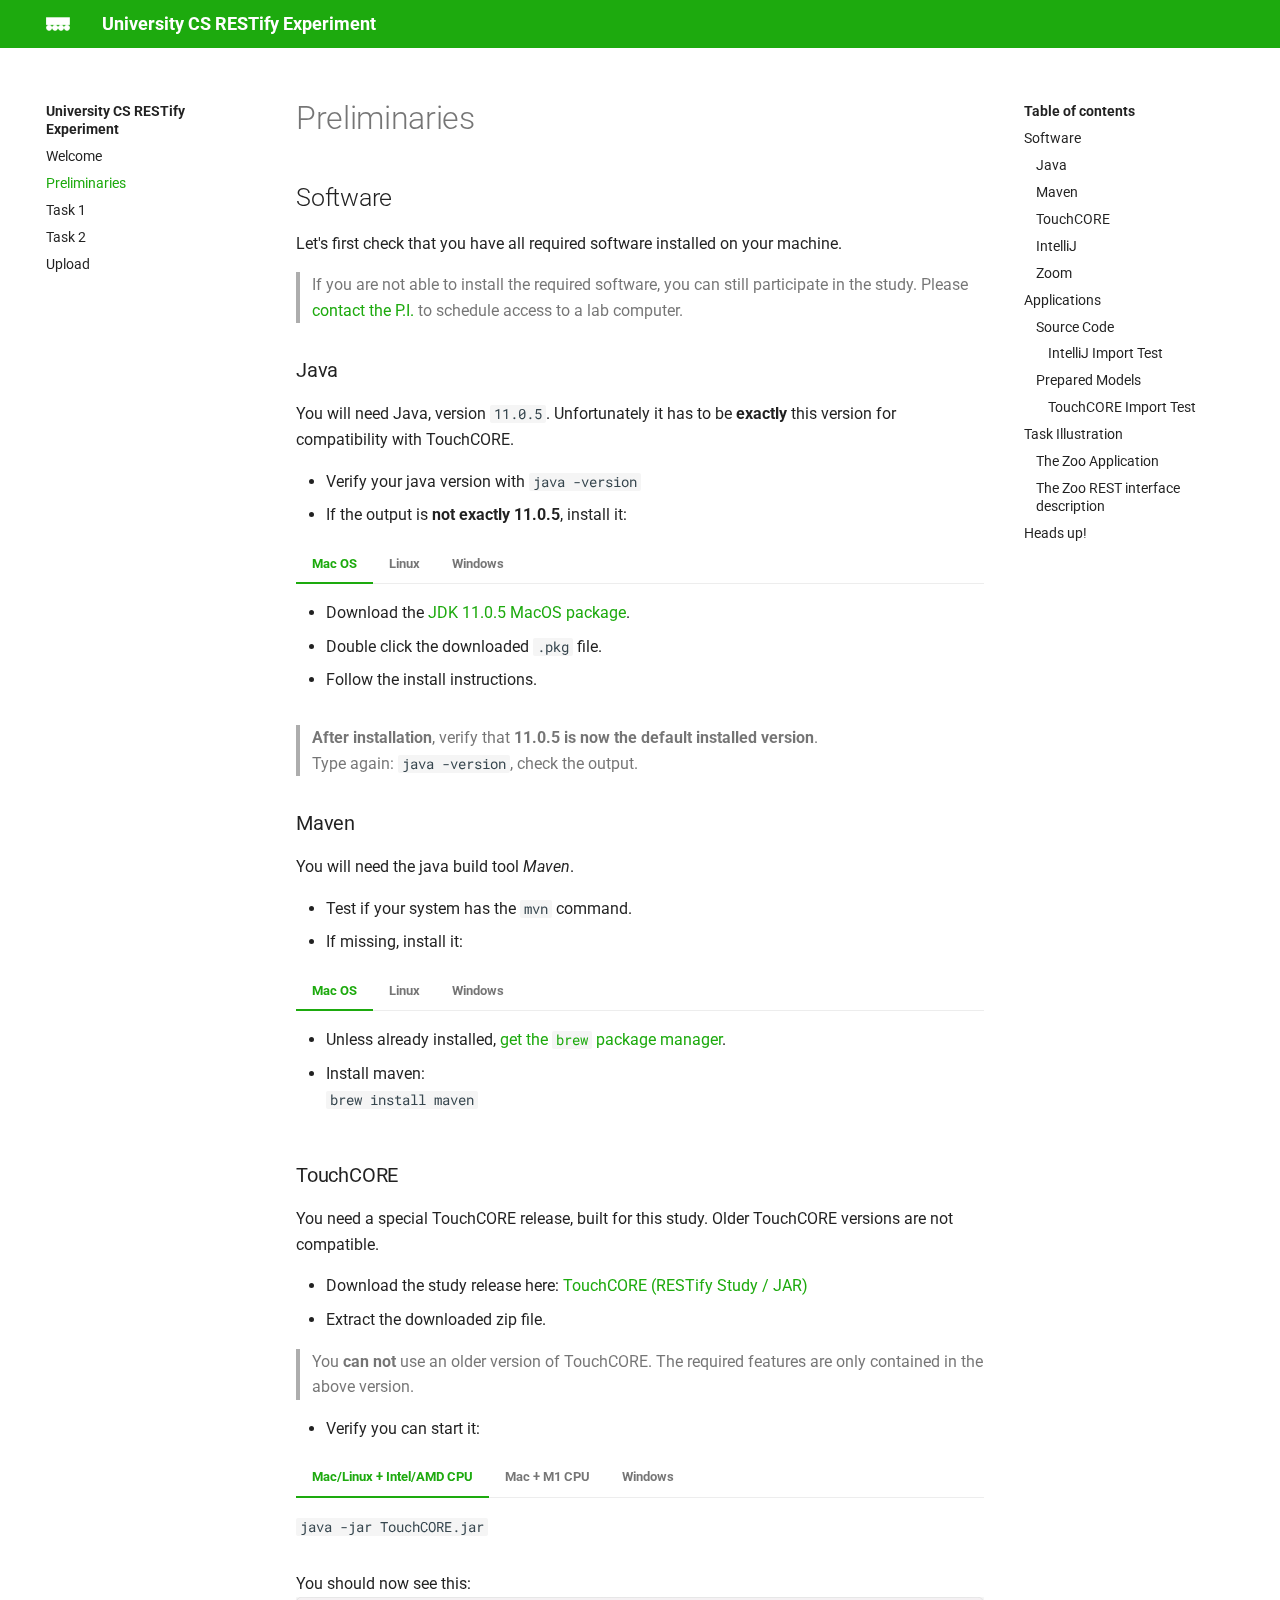
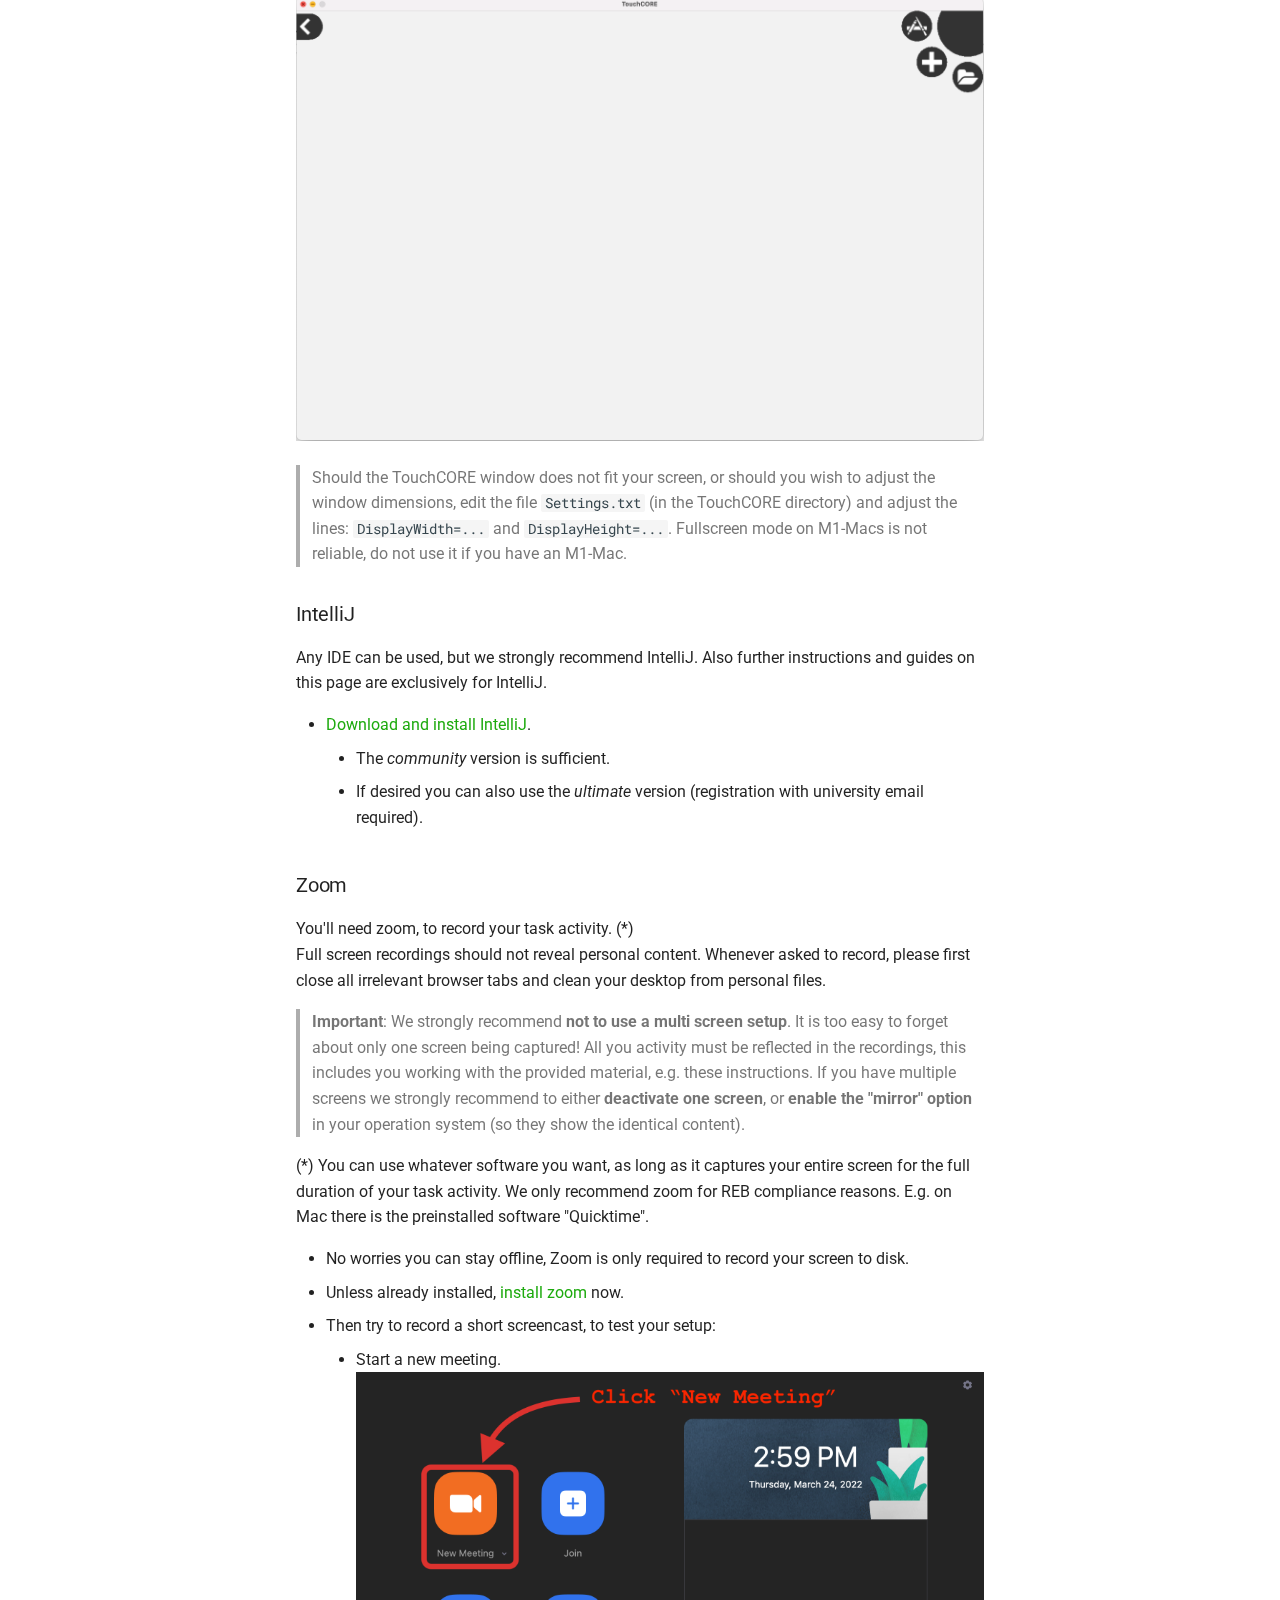
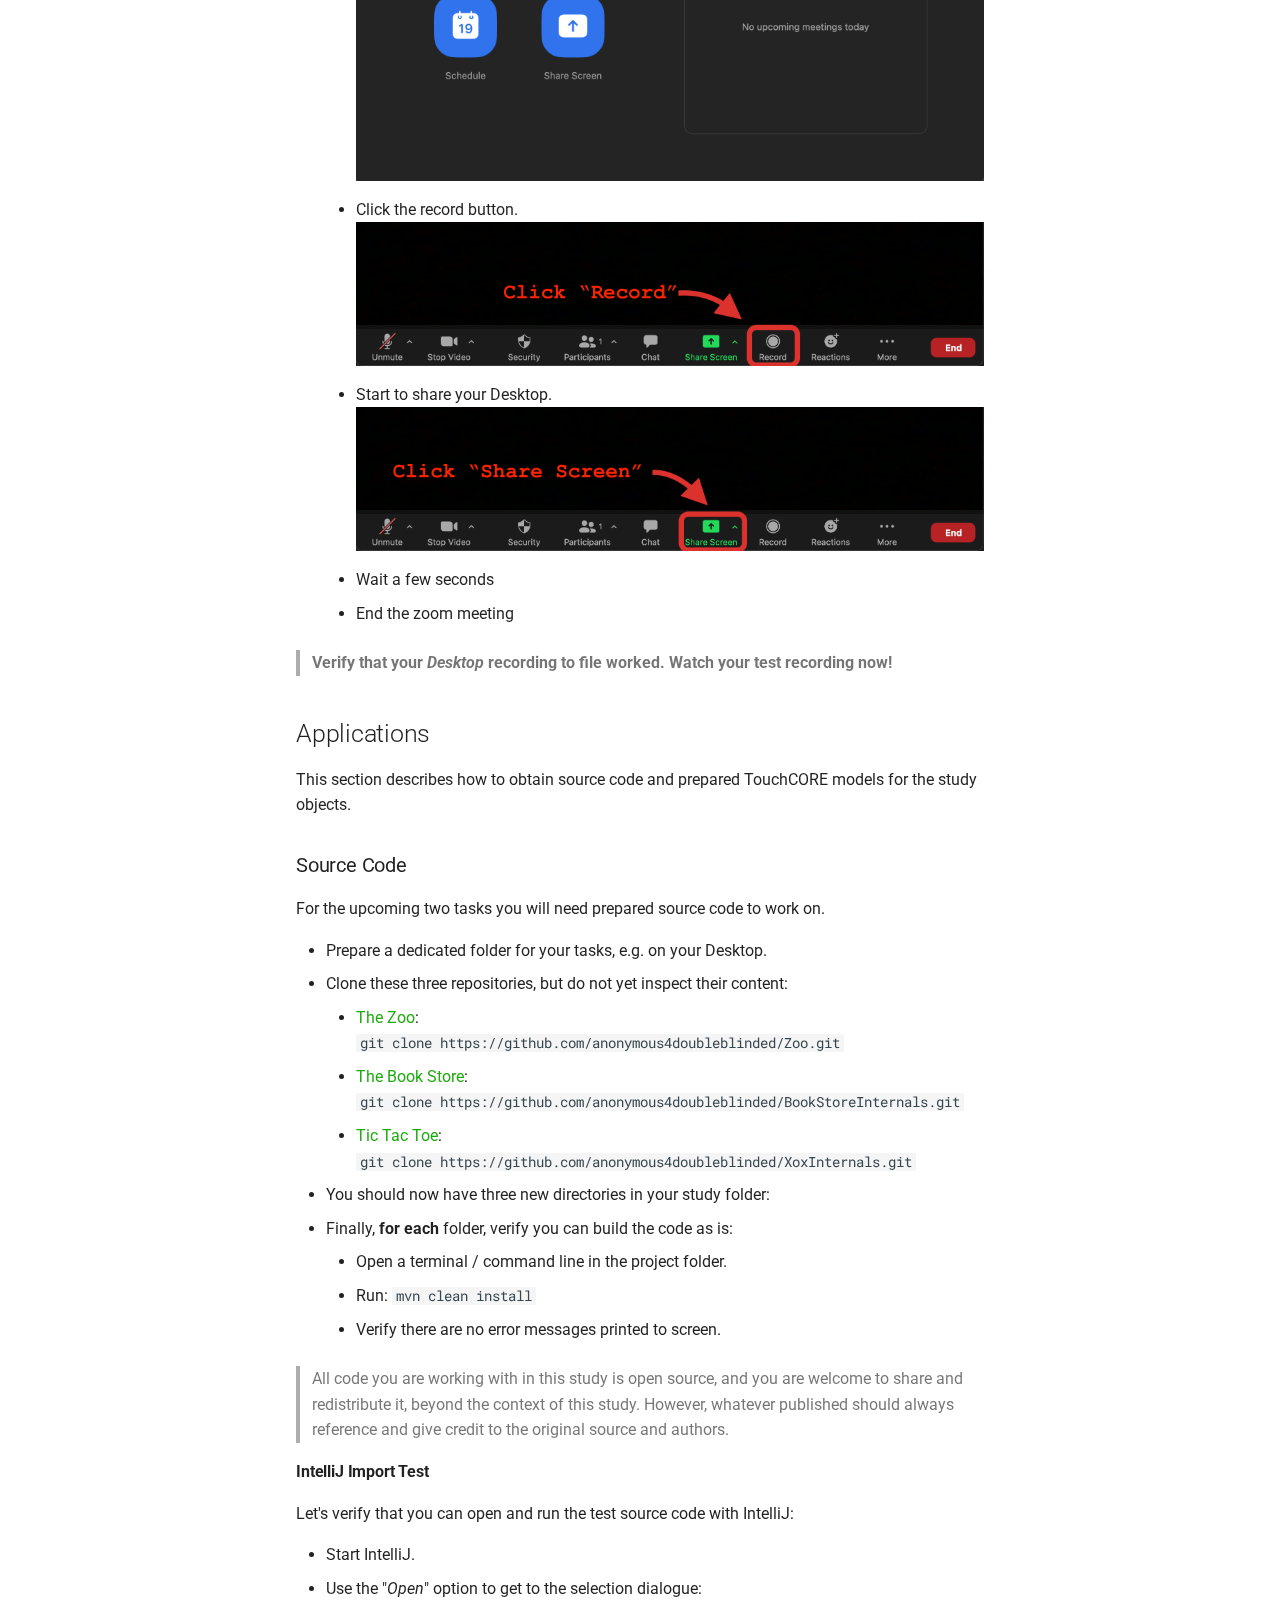
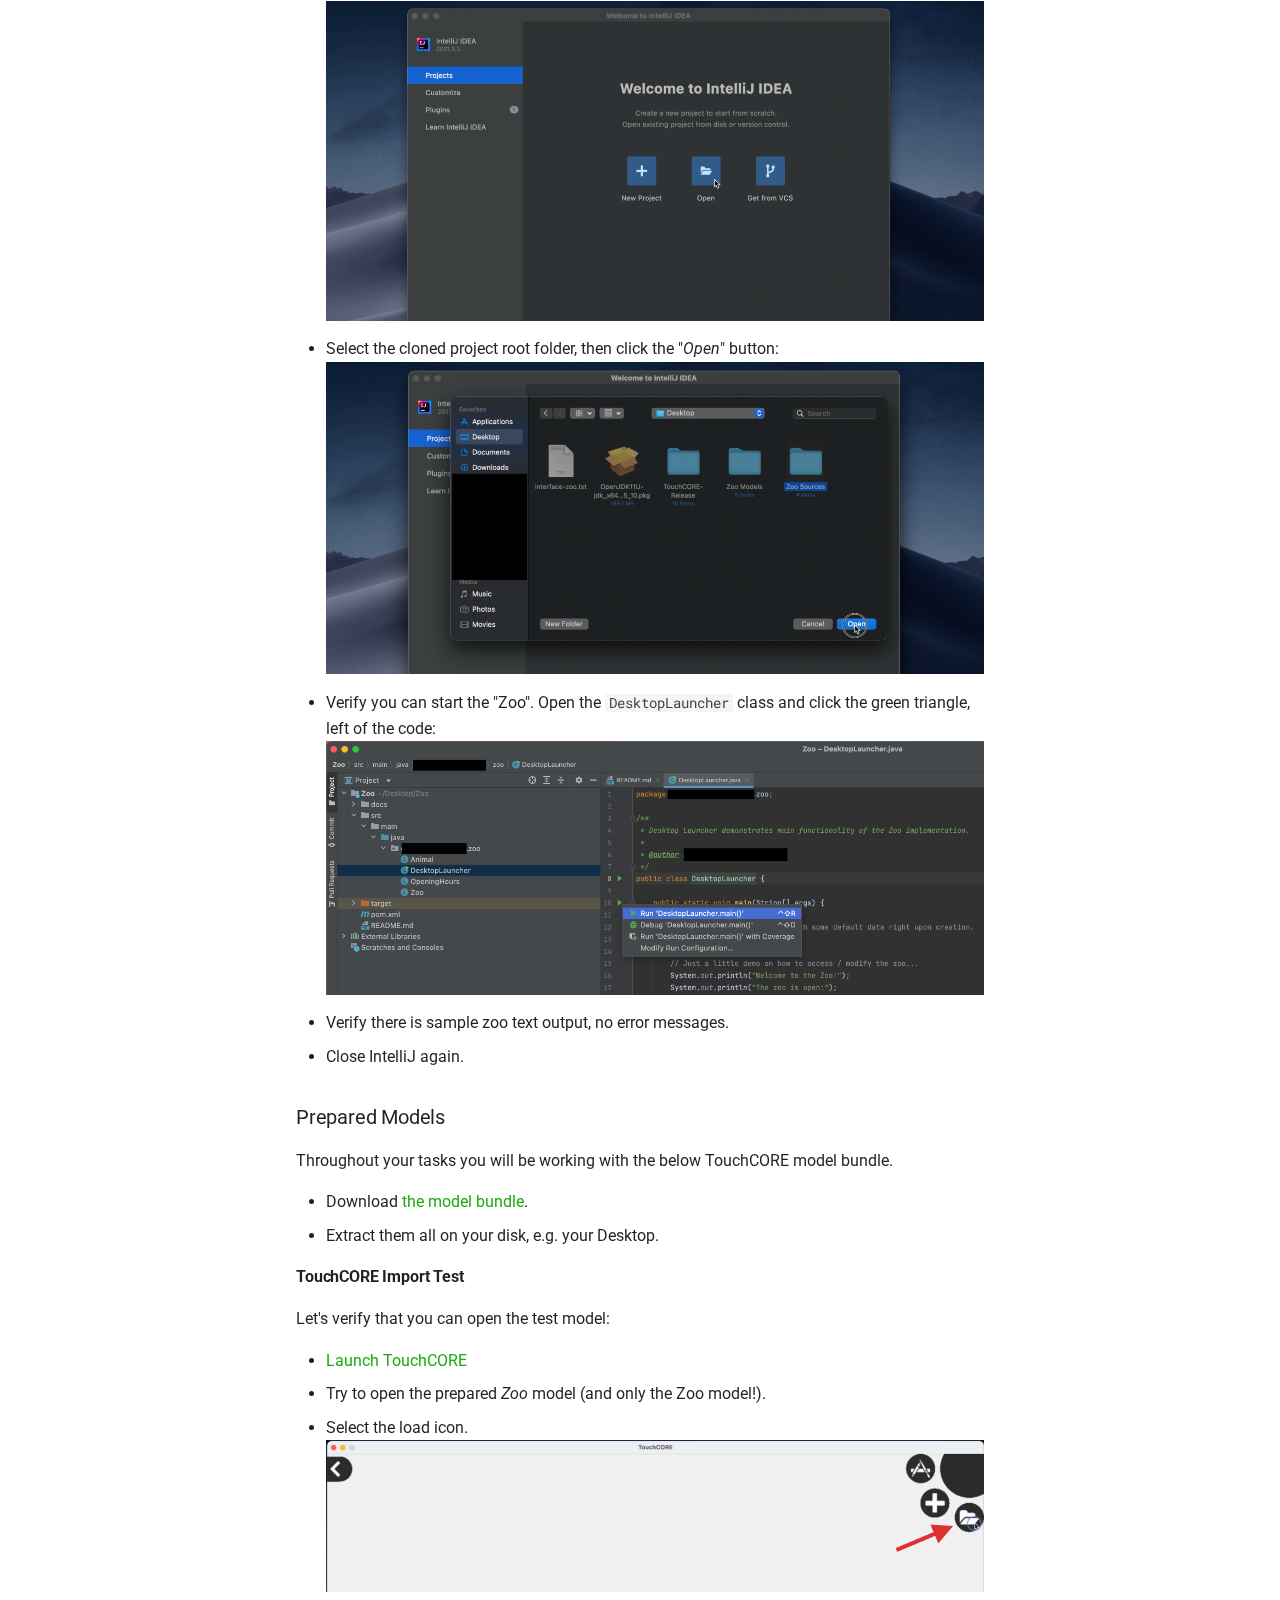
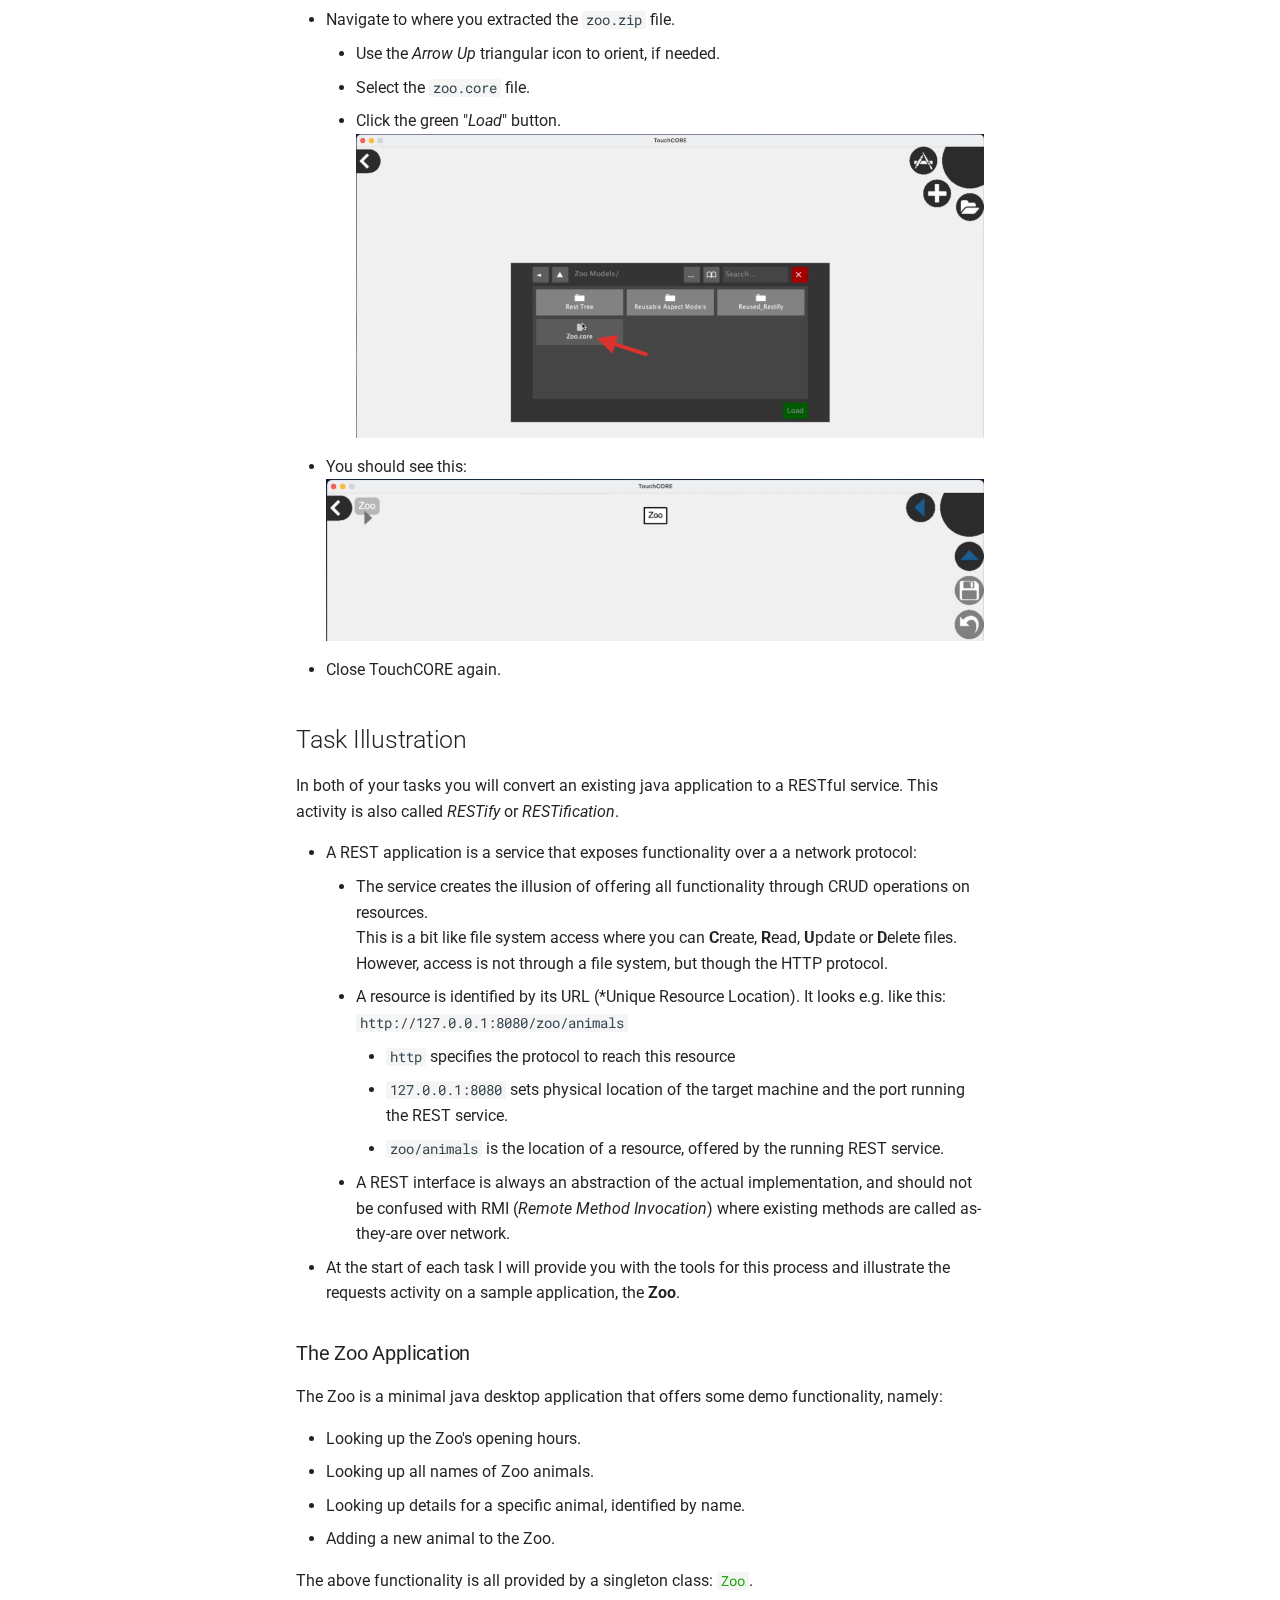
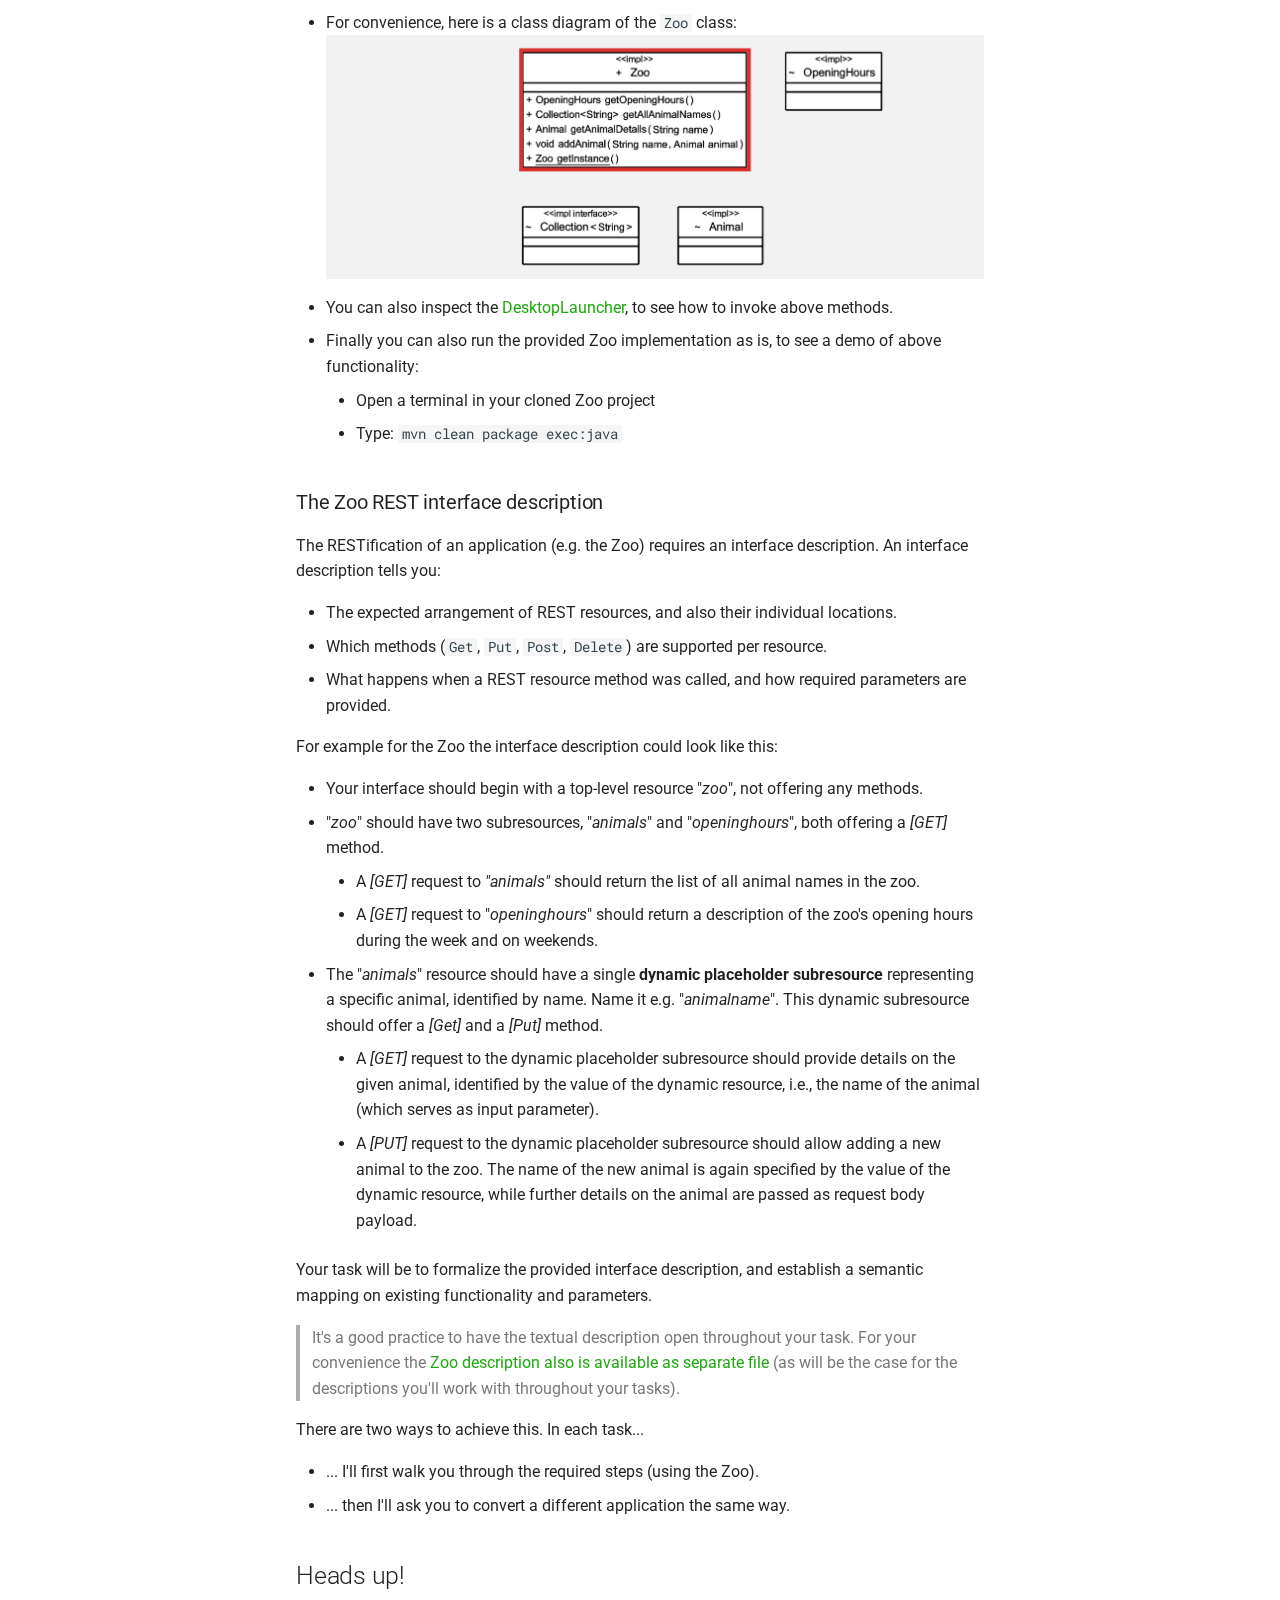
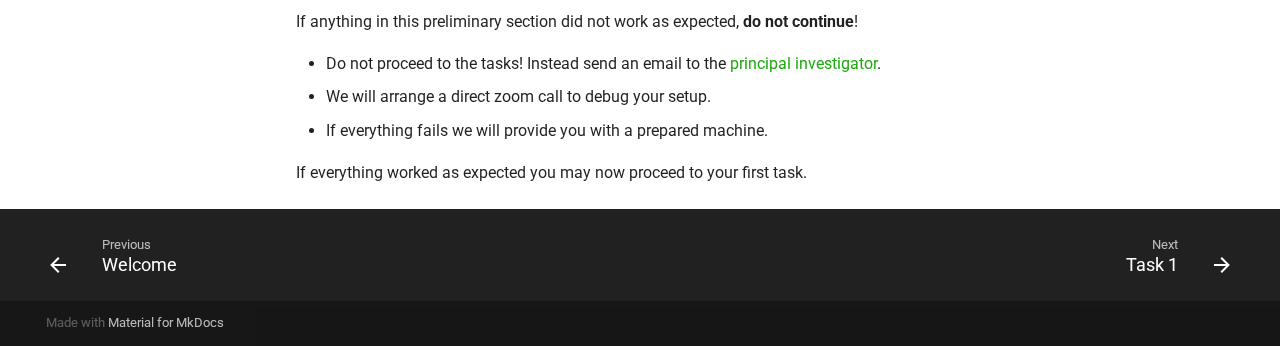
<file: preliminaries/index.html>
<!doctype html>
<html lang="en" class="no-js">
  <head>
    
      <meta charset="utf-8">
      <meta name="viewport" content="width=device-width,initial-scale=1">
      
      
      
        <link rel="canonical" href="https://www.cs.university.country/~secretidentifier/restify/preliminaries/">
      
      <link rel="icon" href="../assets/images/favicon.png">
      <meta name="generator" content="mkdocs-1.2.3, mkdocs-material-8.2.5">
    
    
      
        <title>Preliminaries - University CS RESTify Experiment</title>
      
    
    
      <link rel="stylesheet" href="../assets/stylesheets/main.2d9f7617.min.css">
      
        
        <link rel="stylesheet" href="../assets/stylesheets/palette.e6a45f82.min.css">
        
      
    
    
    
      
        
        
        <link rel="preconnect" href="https://fonts.gstatic.com" crossorigin>
        <link rel="stylesheet" href="https://fonts.googleapis.com/css?family=Roboto:300,300i,400,400i,700,700i%7CRoboto+Mono:400,400i,700,700i&display=fallback">
        <style>:root{--md-text-font:"Roboto";--md-code-font:"Roboto Mono"}</style>
      
    
    
      <link rel="stylesheet" href="../stylesheets/extra.css">
    
    <script>__md_scope=new URL("..",location),__md_get=(e,_=localStorage,t=__md_scope)=>JSON.parse(_.getItem(t.pathname+"."+e)),__md_set=(e,_,t=localStorage,a=__md_scope)=>{try{t.setItem(a.pathname+"."+e,JSON.stringify(_))}catch(e){}}</script>
    
      

    
    
  </head>
  
  
    
    
    
    
    
    <body dir="ltr" data-md-color-scheme="university" data-md-color-primary="" data-md-color-accent="red">
  
    
    
    <input class="md-toggle" data-md-toggle="drawer" type="checkbox" id="__drawer" autocomplete="off">
    <input class="md-toggle" data-md-toggle="search" type="checkbox" id="__search" autocomplete="off">
    <label class="md-overlay" for="__drawer"></label>
    <div data-md-component="skip">
      
        
        <a href="#preliminaries" class="md-skip">
          Skip to content
        </a>
      
    </div>
    <div data-md-component="announce">
      
    </div>
    
    
      

<header class="md-header" data-md-component="header">
  <nav class="md-header__inner md-grid" aria-label="Header">
    <a href=".." title="University CS RESTify Experiment" class="md-header__button md-logo" aria-label="University CS RESTify Experiment" data-md-component="logo">
      
  <img src="../assets/logo.png" alt="logo">

    </a>
    <label class="md-header__button md-icon" for="__drawer">
      <svg xmlns="http://www.w3.org/2000/svg" viewBox="0 0 24 24"><path d="M3 6h18v2H3V6m0 5h18v2H3v-2m0 5h18v2H3v-2z"/></svg>
    </label>
    <div class="md-header__title" data-md-component="header-title">
      <div class="md-header__ellipsis">
        <div class="md-header__topic">
          <span class="md-ellipsis">
            University CS RESTify Experiment
          </span>
        </div>
        <div class="md-header__topic" data-md-component="header-topic">
          <span class="md-ellipsis">
            
              Preliminaries
            
          </span>
        </div>
      </div>
    </div>
    
    
    
      <label class="md-header__button md-icon" for="__search">
        <svg xmlns="http://www.w3.org/2000/svg" viewBox="0 0 24 24"><path d="M9.5 3A6.5 6.5 0 0 1 16 9.5c0 1.61-.59 3.09-1.56 4.23l.27.27h.79l5 5-1.5 1.5-5-5v-.79l-.27-.27A6.516 6.516 0 0 1 9.5 16 6.5 6.5 0 0 1 3 9.5 6.5 6.5 0 0 1 9.5 3m0 2C7 5 5 7 5 9.5S7 14 9.5 14 14 12 14 9.5 12 5 9.5 5z"/></svg>
      </label>
      <div class="md-search" data-md-component="search" role="dialog">
  <label class="md-search__overlay" for="__search"></label>
  <div class="md-search__inner" role="search">
    <form class="md-search__form" name="search">
      <input type="text" class="md-search__input" name="query" aria-label="Search" placeholder="Search" autocapitalize="off" autocorrect="off" autocomplete="off" spellcheck="false" data-md-component="search-query" required>
      <label class="md-search__icon md-icon" for="__search">
        <svg xmlns="http://www.w3.org/2000/svg" viewBox="0 0 24 24"><path d="M9.5 3A6.5 6.5 0 0 1 16 9.5c0 1.61-.59 3.09-1.56 4.23l.27.27h.79l5 5-1.5 1.5-5-5v-.79l-.27-.27A6.516 6.516 0 0 1 9.5 16 6.5 6.5 0 0 1 3 9.5 6.5 6.5 0 0 1 9.5 3m0 2C7 5 5 7 5 9.5S7 14 9.5 14 14 12 14 9.5 12 5 9.5 5z"/></svg>
        <svg xmlns="http://www.w3.org/2000/svg" viewBox="0 0 24 24"><path d="M20 11v2H8l5.5 5.5-1.42 1.42L4.16 12l7.92-7.92L13.5 5.5 8 11h12z"/></svg>
      </label>
      <nav class="md-search__options" aria-label="Search">
        
        <button type="reset" class="md-search__icon md-icon" aria-label="Clear" tabindex="-1">
          <svg xmlns="http://www.w3.org/2000/svg" viewBox="0 0 24 24"><path d="M19 6.41 17.59 5 12 10.59 6.41 5 5 6.41 10.59 12 5 17.59 6.41 19 12 13.41 17.59 19 19 17.59 13.41 12 19 6.41z"/></svg>
        </button>
      </nav>
      
    </form>
    <div class="md-search__output">
      <div class="md-search__scrollwrap" data-md-scrollfix>
        <div class="md-search-result" data-md-component="search-result">
          <div class="md-search-result__meta">
            Initializing search
          </div>
          <ol class="md-search-result__list"></ol>
        </div>
      </div>
    </div>
  </div>
</div>
    
    
  </nav>
  
</header>
    
    <div class="md-container" data-md-component="container">
      
      
        
          
        
      
      <main class="md-main" data-md-component="main">
        <div class="md-main__inner md-grid">
          
            
              
              <div class="md-sidebar md-sidebar--primary" data-md-component="sidebar" data-md-type="navigation" >
                <div class="md-sidebar__scrollwrap">
                  <div class="md-sidebar__inner">
                    


<nav class="md-nav md-nav--primary" aria-label="Navigation" data-md-level="0">
  <label class="md-nav__title" for="__drawer">
    <a href=".." title="University CS RESTify Experiment" class="md-nav__button md-logo" aria-label="University CS RESTify Experiment" data-md-component="logo">
      
  <img src="../assets/logo.png" alt="logo">

    </a>
    University CS RESTify Experiment
  </label>
  
  <ul class="md-nav__list" data-md-scrollfix>
    
      
      
      

  
  
  
    <li class="md-nav__item">
      <a href=".." class="md-nav__link">
        Welcome
      </a>
    </li>
  

    
      
      
      

  
  
    
  
  
    <li class="md-nav__item md-nav__item--active">
      
      <input class="md-nav__toggle md-toggle" data-md-toggle="toc" type="checkbox" id="__toc">
      
      
        
      
      
        <label class="md-nav__link md-nav__link--active" for="__toc">
          Preliminaries
          <span class="md-nav__icon md-icon"></span>
        </label>
      
      <a href="./" class="md-nav__link md-nav__link--active">
        Preliminaries
      </a>
      
        

<nav class="md-nav md-nav--secondary" aria-label="Table of contents">
  
  
  
    
  
  
    <label class="md-nav__title" for="__toc">
      <span class="md-nav__icon md-icon"></span>
      Table of contents
    </label>
    <ul class="md-nav__list" data-md-component="toc" data-md-scrollfix>
      
        <li class="md-nav__item">
  <a href="#software" class="md-nav__link">
    Software
  </a>
  
    <nav class="md-nav" aria-label="Software">
      <ul class="md-nav__list">
        
          <li class="md-nav__item">
  <a href="#java" class="md-nav__link">
    Java
  </a>
  
</li>
        
          <li class="md-nav__item">
  <a href="#maven" class="md-nav__link">
    Maven
  </a>
  
</li>
        
          <li class="md-nav__item">
  <a href="#touchcore" class="md-nav__link">
    TouchCORE
  </a>
  
</li>
        
          <li class="md-nav__item">
  <a href="#intellij" class="md-nav__link">
    IntelliJ
  </a>
  
</li>
        
          <li class="md-nav__item">
  <a href="#zoom" class="md-nav__link">
    Zoom
  </a>
  
</li>
        
      </ul>
    </nav>
  
</li>
      
        <li class="md-nav__item">
  <a href="#applications" class="md-nav__link">
    Applications
  </a>
  
    <nav class="md-nav" aria-label="Applications">
      <ul class="md-nav__list">
        
          <li class="md-nav__item">
  <a href="#source-code" class="md-nav__link">
    Source Code
  </a>
  
    <nav class="md-nav" aria-label="Source Code">
      <ul class="md-nav__list">
        
          <li class="md-nav__item">
  <a href="#intellij-import-test" class="md-nav__link">
    IntelliJ Import Test
  </a>
  
</li>
        
      </ul>
    </nav>
  
</li>
        
          <li class="md-nav__item">
  <a href="#prepared-models" class="md-nav__link">
    Prepared Models
  </a>
  
    <nav class="md-nav" aria-label="Prepared Models">
      <ul class="md-nav__list">
        
          <li class="md-nav__item">
  <a href="#touchcore-import-test" class="md-nav__link">
    TouchCORE Import Test
  </a>
  
</li>
        
      </ul>
    </nav>
  
</li>
        
      </ul>
    </nav>
  
</li>
      
        <li class="md-nav__item">
  <a href="#task-illustration" class="md-nav__link">
    Task Illustration
  </a>
  
    <nav class="md-nav" aria-label="Task Illustration">
      <ul class="md-nav__list">
        
          <li class="md-nav__item">
  <a href="#the-zoo-application" class="md-nav__link">
    The Zoo Application
  </a>
  
</li>
        
          <li class="md-nav__item">
  <a href="#the-zoo-rest-interface-description" class="md-nav__link">
    The Zoo REST interface description
  </a>
  
</li>
        
      </ul>
    </nav>
  
</li>
      
        <li class="md-nav__item">
  <a href="#heads-up" class="md-nav__link">
    Heads up!
  </a>
  
</li>
      
    </ul>
  
</nav>
      
    </li>
  

    
      
      
      

  
  
  
    <li class="md-nav__item">
      <a href="../task1/" class="md-nav__link">
        Task 1
      </a>
    </li>
  

    
      
      
      

  
  
  
    <li class="md-nav__item">
      <a href="../task2/" class="md-nav__link">
        Task 2
      </a>
    </li>
  

    
      
      
      

  
  
  
    <li class="md-nav__item">
      <a href="../upload/" class="md-nav__link">
        Upload
      </a>
    </li>
  

    
  </ul>
</nav>
                  </div>
                </div>
              </div>
            
            
              
              <div class="md-sidebar md-sidebar--secondary" data-md-component="sidebar" data-md-type="toc" >
                <div class="md-sidebar__scrollwrap">
                  <div class="md-sidebar__inner">
                    

<nav class="md-nav md-nav--secondary" aria-label="Table of contents">
  
  
  
    
  
  
    <label class="md-nav__title" for="__toc">
      <span class="md-nav__icon md-icon"></span>
      Table of contents
    </label>
    <ul class="md-nav__list" data-md-component="toc" data-md-scrollfix>
      
        <li class="md-nav__item">
  <a href="#software" class="md-nav__link">
    Software
  </a>
  
    <nav class="md-nav" aria-label="Software">
      <ul class="md-nav__list">
        
          <li class="md-nav__item">
  <a href="#java" class="md-nav__link">
    Java
  </a>
  
</li>
        
          <li class="md-nav__item">
  <a href="#maven" class="md-nav__link">
    Maven
  </a>
  
</li>
        
          <li class="md-nav__item">
  <a href="#touchcore" class="md-nav__link">
    TouchCORE
  </a>
  
</li>
        
          <li class="md-nav__item">
  <a href="#intellij" class="md-nav__link">
    IntelliJ
  </a>
  
</li>
        
          <li class="md-nav__item">
  <a href="#zoom" class="md-nav__link">
    Zoom
  </a>
  
</li>
        
      </ul>
    </nav>
  
</li>
      
        <li class="md-nav__item">
  <a href="#applications" class="md-nav__link">
    Applications
  </a>
  
    <nav class="md-nav" aria-label="Applications">
      <ul class="md-nav__list">
        
          <li class="md-nav__item">
  <a href="#source-code" class="md-nav__link">
    Source Code
  </a>
  
    <nav class="md-nav" aria-label="Source Code">
      <ul class="md-nav__list">
        
          <li class="md-nav__item">
  <a href="#intellij-import-test" class="md-nav__link">
    IntelliJ Import Test
  </a>
  
</li>
        
      </ul>
    </nav>
  
</li>
        
          <li class="md-nav__item">
  <a href="#prepared-models" class="md-nav__link">
    Prepared Models
  </a>
  
    <nav class="md-nav" aria-label="Prepared Models">
      <ul class="md-nav__list">
        
          <li class="md-nav__item">
  <a href="#touchcore-import-test" class="md-nav__link">
    TouchCORE Import Test
  </a>
  
</li>
        
      </ul>
    </nav>
  
</li>
        
      </ul>
    </nav>
  
</li>
      
        <li class="md-nav__item">
  <a href="#task-illustration" class="md-nav__link">
    Task Illustration
  </a>
  
    <nav class="md-nav" aria-label="Task Illustration">
      <ul class="md-nav__list">
        
          <li class="md-nav__item">
  <a href="#the-zoo-application" class="md-nav__link">
    The Zoo Application
  </a>
  
</li>
        
          <li class="md-nav__item">
  <a href="#the-zoo-rest-interface-description" class="md-nav__link">
    The Zoo REST interface description
  </a>
  
</li>
        
      </ul>
    </nav>
  
</li>
      
        <li class="md-nav__item">
  <a href="#heads-up" class="md-nav__link">
    Heads up!
  </a>
  
</li>
      
    </ul>
  
</nav>
                  </div>
                </div>
              </div>
            
          
          <div class="md-content" data-md-component="content">
            <article class="md-content__inner md-typeset">
              
                


<h1 id="preliminaries">Preliminaries</h1>
<h2 id="software">Software</h2>
<p>Let's first check that you have all required software installed on your machine.</p>
<blockquote>
<p>If you are not able to install the required software, you can still participate in the study. Please <a href="mailto:anonymous.researcher@university.country">contact the P.I.</a> to schedule access to a lab computer.</p>
</blockquote>
<h3 id="java">Java</h3>
<p>You will need Java, version <code>11.0.5</code>. Unfortunately it has to be <strong>exactly</strong> this version for compatibility with TouchCORE.</p>
<ul>
<li>Verify your java version with <code>java -version</code></li>
<li>If the output is <strong>not exactly 11.0.5</strong>, install it:</li>
</ul>
<div class="tabbed-set tabbed-alternate" data-tabs="1:3"><input checked="checked" id="__tabbed_1_1" name="__tabbed_1" type="radio" /><input id="__tabbed_1_2" name="__tabbed_1" type="radio" /><input id="__tabbed_1_3" name="__tabbed_1" type="radio" /><div class="tabbed-labels"><label for="__tabbed_1_1">Mac OS</label><label for="__tabbed_1_2">Linux</label><label for="__tabbed_1_3">Windows</label></div>
<div class="tabbed-content">
<div class="tabbed-block">
<ul>
<li>Download the <a href="../../../1105/OpenJDK11U-jdk_x64_mac_hotspot_11.0.5_10.pkg">JDK 11.0.5 MacOS package</a>.</li>
<li>Double click the downloaded <code>.pkg</code> file.</li>
<li>Follow the install instructions.</li>
</ul>
</div>
<div class="tabbed-block">
<ul>
<li>Download the <a href="../../../1105/OpenJDK11U-jdk_x64_linux_hotspot_11.0.5_10.tar.gz">JDK 11.0.5 Linux package</a>.</li>
<li>Extract the file: <code>tar xvf *.tar.gz</code></li>
<li><a href="https://docs.oracle.com/cd/E19062-01/sun.mgmt.ctr36/819-5418/gaznb/index.html">Add the contained commands to your path</a>:<ul>
<li>Set the JAVA_HOME and update your PATH in your <code>~/.bashrc</code> file:<ul>
<li>Extend path: <code>PATH=$PATH:/wherever/you/extracted/it/jdk-.../bin/</code></li>
<li>Set java home: <code>JAVA_HOME=/wherever/you/extracted/it/jdk-...</code></li>
</ul>
</li>
<li>Open a new terminal or type: <code>source ~/.bashrc</code></li>
</ul>
</li>
</ul>
</div>
<div class="tabbed-block">
<ul>
<li>Download the JDK 11.0.5 <a href="../../../1105/OpenJDK11U-jdk_x64_windows_hotspot_11.0.5_10.msi">MSI</a> or <a href="../../../1105/OpenJDK11U-jdk_x64_windows_hotspot_11.0.5_10.zip">ZIP</a> installer.</li>
<li>Double click the downloaded file.</li>
<li>Follow the install instructions.</li>
</ul>
</div>
</div>
</div>
<blockquote>
<p><strong>After installation</strong>, verify that <strong>11.0.5 is now the default installed version</strong>.<br />
Type again: <code>java -version</code>, check the output.</p>
</blockquote>
<h3 id="maven">Maven</h3>
<p>You will need the java build tool <em>Maven</em>.</p>
<ul>
<li>Test if your system has the <code>mvn</code> command.</li>
<li>If missing, install it:</li>
</ul>
<div class="tabbed-set tabbed-alternate" data-tabs="2:3"><input checked="checked" id="__tabbed_2_1" name="__tabbed_2" type="radio" /><input id="__tabbed_2_2" name="__tabbed_2" type="radio" /><input id="__tabbed_2_3" name="__tabbed_2" type="radio" /><div class="tabbed-labels"><label for="__tabbed_2_1">Mac OS</label><label for="__tabbed_2_2">Linux</label><label for="__tabbed_2_3">Windows</label></div>
<div class="tabbed-content">
<div class="tabbed-block">
<ul>
<li>Unless already installed, <a href="https://brew.sh/">get the <code>brew</code> package manager</a>.</li>
<li>Install maven:<br />
<code>brew install maven</code></li>
</ul>
</div>
<div class="tabbed-block">
<ul>
<li>Use the <code>apt</code> package manager to install maven:<br />
<code>sudo apt install maven</code></li>
</ul>
</div>
<div class="tabbed-block">
<ul>
<li>Download the <a href="https://maven.apache.org/download.cgi">graphical install wizard</a>.</li>
<li>Double click it and follow the instructions.</li>
</ul>
</div>
</div>
</div>
<h3 id="touchcore">TouchCORE</h3>
<p>You need a special TouchCORE release, built for this study. Older TouchCORE versions are not compatible.</p>
<ul>
<li>Download the study release here: <a href="../../../touchcorestudyrelease/touchcore-study-release.zip">TouchCORE (RESTify Study / JAR)</a></li>
<li>Extract the downloaded zip file.</li>
</ul>
<blockquote>
<p>You <strong>can not</strong> use an older version of TouchCORE. The required features are only contained in the above version.</p>
</blockquote>
<ul>
<li>Verify you can start it:</li>
</ul>
<div class="tabbed-set tabbed-alternate" data-tabs="3:3"><input checked="checked" id="__tabbed_3_1" name="__tabbed_3" type="radio" /><input id="__tabbed_3_2" name="__tabbed_3" type="radio" /><input id="__tabbed_3_3" name="__tabbed_3" type="radio" /><div class="tabbed-labels"><label for="__tabbed_3_1">Mac/Linux + Intel/AMD CPU</label><label for="__tabbed_3_2">Mac + M1 CPU</label><label for="__tabbed_3_3">Windows</label></div>
<div class="tabbed-content">
<div class="tabbed-block">
<p><code>java -jar TouchCORE.jar</code></p>
</div>
<div class="tabbed-block">
<p><code>softwareupdate --install-rosetta</code> (only first time)<br />
<code>java -jar TouchCORE.jar</code></p>
</div>
<div class="tabbed-block">
<p><code>java -jar TouchCORE.jar</code><br />
 If the TouchCORE window shows black bars, or if mouse clicks are displaced from the cursor location, please set <em>Windows virtual pixel scaling</em> to <code>100%</code>. Then log out of Windows and log in again:<br />
 TouchCORE with black bars:<br />
<img alt="windows-black-bars" src="../captures/windows-black-bars.png" /><br />
 Windows settings to fix black bars and mouse displacement:<br />
<img alt="windows-pixel-fix" src="../captures/windows-pixel-fix.png" /></p>
</div>
</div>
</div>
<p>You should now see this:<br />
<img alt="touchcore-start" src="../captures/touchcore-start.png" /></p>
<blockquote>
<p>Should the TouchCORE window does not fit your screen, or should you wish to adjust the window dimensions, edit the file <code>Settings.txt</code> (in the TouchCORE directory) and adjust the lines: <code>DisplayWidth=...</code> and <code>DisplayHeight=...</code>. Fullscreen mode on M1-Macs is not reliable, do not use it if you have an M1-Mac.</p>
</blockquote>
<h3 id="intellij">IntelliJ</h3>
<p>Any IDE can be used, but we strongly recommend IntelliJ. Also further instructions and guides on this page are exclusively for IntelliJ.</p>
<ul>
<li><a href="https://www.jetbrains.com/idea/download/">Download and install IntelliJ</a>.<ul>
<li>The <em>community</em> version is sufficient.</li>
<li>If desired you can also use the <em>ultimate</em> version (registration with university email required).</li>
</ul>
</li>
</ul>
<h3 id="zoom">Zoom</h3>
<p>You'll need zoom, to record your task activity. (*)<br />
Full screen recordings should not reveal personal content. Whenever asked to record, please first close all irrelevant browser tabs and clean your desktop from personal files.</p>
<blockquote>
<p><strong>Important</strong>: We strongly recommend <strong>not to use a multi screen setup</strong>. It is too easy to forget about only one screen being captured! All you activity must be reflected in the recordings, this includes you working with the provided material, e.g. these instructions. If you have multiple screens we strongly recommend to either <strong>deactivate one screen</strong>, or <strong>enable the "mirror" option</strong> in your operation system (so they show the identical content).</p>
</blockquote>
<p>(*) You can use whatever software you want, as long as it captures your entire screen for the full duration of your task activity. We only recommend zoom for REB compliance reasons. E.g. on Mac there is the preinstalled software "Quicktime".</p>
<ul>
<li>No worries you can stay offline, Zoom is only required to record your screen to disk.</li>
<li>Unless already installed, <a href="https://zoom.us/download">install zoom</a> now.</li>
<li>Then try to record a short screencast, to test your setup:<ul>
<li>Start a new meeting.<br />
<img alt="zoom1" src="../captures/zoom1.png" /></li>
<li>Click the record button.<br />
<img alt="zoom2a" src="../captures/zoom2a.png" /></li>
<li>Start to share your Desktop.<br />
<img alt="zoom2b" src="../captures/zoom2b.png" /></li>
<li>Wait a few seconds</li>
<li>End the zoom meeting</li>
</ul>
</li>
</ul>
<blockquote>
<p><strong>Verify that your <em>Desktop</em> recording to file worked. Watch your test recording now!</strong></p>
</blockquote>
<h2 id="applications">Applications</h2>
<p>This section describes how to obtain source code and prepared TouchCORE models for the study objects.</p>
<h3 id="source-code">Source Code</h3>
<p>For the upcoming two tasks you will need prepared source code to work on.  </p>
<ul>
<li>Prepare a dedicated folder for your tasks, e.g. on your Desktop.</li>
<li>Clone these three repositories, but do not yet inspect their content:<ul>
<li><a href="https://github.com/anonymous4doubleblinded/Zoo">The Zoo</a>:<br />
<code>git clone https://github.com/anonymous4doubleblinded/Zoo.git</code></li>
<li><a href="https://github.com/anonymous4doubleblinded/BookStoreInternals">The Book Store</a>:<br />
<code>git clone https://github.com/anonymous4doubleblinded/BookStoreInternals.git</code></li>
<li><a href="https://github.com/anonymous4doubleblinded/XoxInternals">Tic Tac Toe</a>:<br />
<code>git clone https://github.com/anonymous4doubleblinded/XoxInternals.git</code></li>
</ul>
</li>
<li>You should now have three new directories in your study folder:</li>
<li>Finally, <strong>for each</strong> folder, verify you can build the code as is:<ul>
<li>Open a terminal / command line in the project folder.</li>
<li>Run: <code>mvn clean install</code></li>
<li>Verify there are no error messages printed to screen.</li>
</ul>
</li>
</ul>
<blockquote>
<p>All code you are working with in this study is open source, and you are welcome to share and redistribute it, beyond the context of this study. However, whatever published should always reference and give credit to the original source and authors.</p>
</blockquote>
<h4 id="intellij-import-test">IntelliJ Import Test</h4>
<p>Let's verify that you can open and run the test source code with IntelliJ:</p>
<ul>
<li>Start IntelliJ.</li>
<li>Use the "<em>Open</em>" option to get to the selection dialogue:
<img alt="open-1" src="../captures/intellij/open-1.png" /></li>
<li>Select the cloned project root folder, then click the "<em>Open</em>" button:<br />
<img alt="open-2" src="../captures/intellij/open-2.png" /></li>
<li>Verify you can start the "Zoo". Open the <code>DesktopLauncher</code> class and click the green triangle, left of the code:<br />
<img alt="legacylaunch" src="../captures/intellij/legacylaunch.png" /></li>
<li>Verify there is sample zoo text output, no error messages.</li>
<li>Close IntelliJ again.</li>
</ul>
<h3 id="prepared-models">Prepared Models</h3>
<p>Throughout your tasks you will be working with the below TouchCORE model bundle.</p>
<ul>
<li>Download <a href="../../../studymodels/studymodels.zip">the model bundle</a>.</li>
<li>Extract them all on your disk, e.g. your Desktop.</li>
</ul>
<h4 id="touchcore-import-test">TouchCORE Import Test</h4>
<p>Let's verify that you can open the test model:</p>
<ul>
<li><a href="#touchcore">Launch TouchCORE</a></li>
<li>Try to open the prepared <em>Zoo</em> model (and only the Zoo model!).</li>
<li>Select the load icon.
<img alt="loadicon" src="../captures/touchcoreui/folder.png" /></li>
<li>Navigate to where you extracted the <code>zoo.zip</code> file.<ul>
<li>Use the <em>Arrow Up</em> triangular icon to orient, if needed.</li>
<li>Select the <code>zoo.core</code> file.</li>
<li>Click the green "<em>Load</em>" button.<br />
<img alt="loadcore" src="../captures/touchcoreui/loadcore.png" /></li>
</ul>
</li>
<li>You should see this:
<img alt="zooloaded" src="../captures/touchcoreui/zooloaded.png" /></li>
<li>Close TouchCORE again.</li>
</ul>
<h2 id="task-illustration">Task Illustration</h2>
<p>In both of your tasks you will convert an existing java application to a RESTful service. This activity is also called <em>RESTify</em> or <em>RESTification</em>.  </p>
<ul>
<li>A REST application is a service that exposes functionality over a a network protocol:<ul>
<li>The service creates the illusion of offering all functionality through CRUD operations on resources.<br />
This is a bit like file system access where you can <strong>C</strong>reate, <strong>R</strong>ead, <strong>U</strong>pdate or <strong>D</strong>elete files.<br />
However, access is not through a file system, but though the HTTP protocol.</li>
<li>A resource is identified by its URL (*Unique Resource Location). It looks e.g. like this:<br />
<code>http://127.0.0.1:8080/zoo/animals</code><ul>
<li><code>http</code> specifies the protocol to reach this resource</li>
<li><code>127.0.0.1:8080</code> sets physical location of the target machine and the port running the REST service.</li>
<li><code>zoo/animals</code> is the location of a resource, offered by the running REST service.</li>
</ul>
</li>
<li>A REST interface is always an abstraction of the actual implementation, and should not be confused with RMI (<em>Remote Method Invocation</em>) where existing methods are called as-they-are over network.</li>
</ul>
</li>
<li>At the start of each task I will provide you with the tools for this process and illustrate the requests activity on a sample application, the <strong>Zoo</strong>.</li>
</ul>
<h3 id="the-zoo-application">The Zoo Application</h3>
<p>The Zoo is a minimal java desktop application that offers some demo functionality, namely:</p>
<ul>
<li>Looking up the Zoo's opening hours.</li>
<li>Looking up all names of Zoo animals.</li>
<li>Looking up details for a specific animal, identified by name.</li>
<li>Adding a new animal to the Zoo.</li>
</ul>
<p>The above functionality is all provided by a singleton class: <a href="https://anonymous4doubleblinded.github.io/Zoo/eu/anonymous4doubleblinded/zoo/Zoo.html"><code>Zoo</code></a>.  </p>
<ul>
<li>For convenience, here is a class diagram of the <code>Zoo</code> class:<br />
<img alt="zoo" src="../captures/zoo-bl.png" /></li>
<li>You can also inspect the <a href="https://github.com/anonymous4doubleblinded/Zoo/blob/master/src/main/java/eu/anonymous4doubleblinded/zoo/DesktopLauncher.java">DesktopLauncher</a>, to see how to invoke above methods.</li>
<li>Finally you can also run the provided Zoo implementation as is, to see a demo of above functionality:<ul>
<li>Open a terminal in your cloned Zoo project</li>
<li>Type: <code>mvn clean package exec:java</code></li>
</ul>
</li>
</ul>
<h3 id="the-zoo-rest-interface-description">The Zoo REST interface description</h3>
<p>The RESTification of an application (e.g. the Zoo) requires an interface description. An interface description tells you:</p>
<ul>
<li>The expected arrangement of REST resources, and also their individual locations.</li>
<li>Which methods (<code>Get</code>, <code>Put</code>, <code>Post</code>, <code>Delete</code>) are supported per resource.</li>
<li>What happens when a REST resource  method was called, and how required parameters are provided.</li>
</ul>
<p>For example for the Zoo the interface description could look like this:  </p>
<ul>
<li>Your interface should begin with a top-level resource "<em>zoo</em>", not offering any methods.</li>
<li>"<em>zoo</em>" should have two subresources, "<em>animals</em>" and "<em>openinghours</em>", both offering a <em>[GET]</em> method.<ul>
<li>A <em>[GET]</em> request to <em>"animals"</em> should return the list of all animal names in the zoo.</li>
<li>A <em>[GET]</em> request to "<em>openinghours</em>" should return a description of the zoo's opening hours during the week and on weekends.</li>
</ul>
</li>
<li>The "<em>animals</em>" resource should have a single <strong>dynamic placeholder subresource</strong> representing a specific animal, identified by name. Name it e.g. "<em>animalname</em>". This dynamic subresource should offer a <em>[Get]</em> and a <em>[Put]</em> method.<ul>
<li>A <em>[GET]</em> request to the dynamic placeholder subresource should provide details on the given animal, identified by the value of the dynamic resource, i.e., the name of the animal (which serves as input parameter).</li>
<li>A <em>[PUT]</em> request to the dynamic placeholder subresource should allow adding a new animal to the zoo. The name of the new animal is again specified by the value of the dynamic resource, while further details on the animal are passed as request body payload.</li>
</ul>
</li>
</ul>
<p>Your task will be to formalize the provided interface description, and establish a semantic mapping on existing functionality and parameters.</p>
<blockquote>
<p>It's a good practice to have the textual description open throughout your task. For your convenience the <a href="../interface-zoo.txt">Zoo description also is available as separate file</a> (as will be the case for the descriptions you'll work with throughout your tasks).</p>
</blockquote>
<p>There are two ways to achieve this. In each task...</p>
<ul>
<li>... I'll first walk you through the required steps (using the Zoo).</li>
<li>... then I'll ask you to convert a different application the same way.</li>
</ul>
<h2 id="heads-up">Heads up!</h2>
<p>If anything in this preliminary section did not work as expected, <strong>do not continue</strong>!</p>
<ul>
<li>Do not proceed to the tasks! Instead send an email to the <a href="mailto:anonymous.researcher@university.country">principal investigator</a>.</li>
<li>We will arrange a direct zoom call to debug your setup.</li>
<li>If everything fails we will provide you with a prepared machine.</li>
</ul>
<p>If everything worked as expected you may now proceed to your first task.</p>

              
            </article>
          </div>
        </div>
        
      </main>
      
        <footer class="md-footer">
  
    <nav class="md-footer__inner md-grid" aria-label="Footer">
      
        
        <a href=".." class="md-footer__link md-footer__link--prev" aria-label="Previous: Welcome" rel="prev">
          <div class="md-footer__button md-icon">
            <svg xmlns="http://www.w3.org/2000/svg" viewBox="0 0 24 24"><path d="M20 11v2H8l5.5 5.5-1.42 1.42L4.16 12l7.92-7.92L13.5 5.5 8 11h12z"/></svg>
          </div>
          <div class="md-footer__title">
            <div class="md-ellipsis">
              <span class="md-footer__direction">
                Previous
              </span>
              Welcome
            </div>
          </div>
        </a>
      
      
        
        <a href="../task1/" class="md-footer__link md-footer__link--next" aria-label="Next: Task 1" rel="next">
          <div class="md-footer__title">
            <div class="md-ellipsis">
              <span class="md-footer__direction">
                Next
              </span>
              Task 1
            </div>
          </div>
          <div class="md-footer__button md-icon">
            <svg xmlns="http://www.w3.org/2000/svg" viewBox="0 0 24 24"><path d="M4 11v2h12l-5.5 5.5 1.42 1.42L19.84 12l-7.92-7.92L10.5 5.5 16 11H4z"/></svg>
          </div>
        </a>
      
    </nav>
  
  <div class="md-footer-meta md-typeset">
    <div class="md-footer-meta__inner md-grid">
      <div class="md-copyright">
  
  
    Made with
    <a href="https://squidfunk.github.io/mkdocs-material/" target="_blank" rel="noopener">
      Material for MkDocs
    </a>
  
</div>
      
    </div>
  </div>
</footer>
      
    </div>
    <div class="md-dialog" data-md-component="dialog">
      <div class="md-dialog__inner md-typeset"></div>
    </div>
    <script id="__config" type="application/json">{"base": "..", "features": [], "translations": {"clipboard.copy": "Copy to clipboard", "clipboard.copied": "Copied to clipboard", "search.config.lang": "en", "search.config.pipeline": "trimmer, stopWordFilter", "search.config.separator": "[\\s\\-]+", "search.placeholder": "Search", "search.result.placeholder": "Type to start searching", "search.result.none": "No matching documents", "search.result.one": "1 matching document", "search.result.other": "# matching documents", "search.result.more.one": "1 more on this page", "search.result.more.other": "# more on this page", "search.result.term.missing": "Missing", "select.version.title": "Select version"}, "search": "../assets/javascripts/workers/search.bd0b6b67.min.js"}</script>
    
    
      <script src="../assets/javascripts/bundle.467223ff.min.js"></script>
      
    
  </body>
</html>
</file>
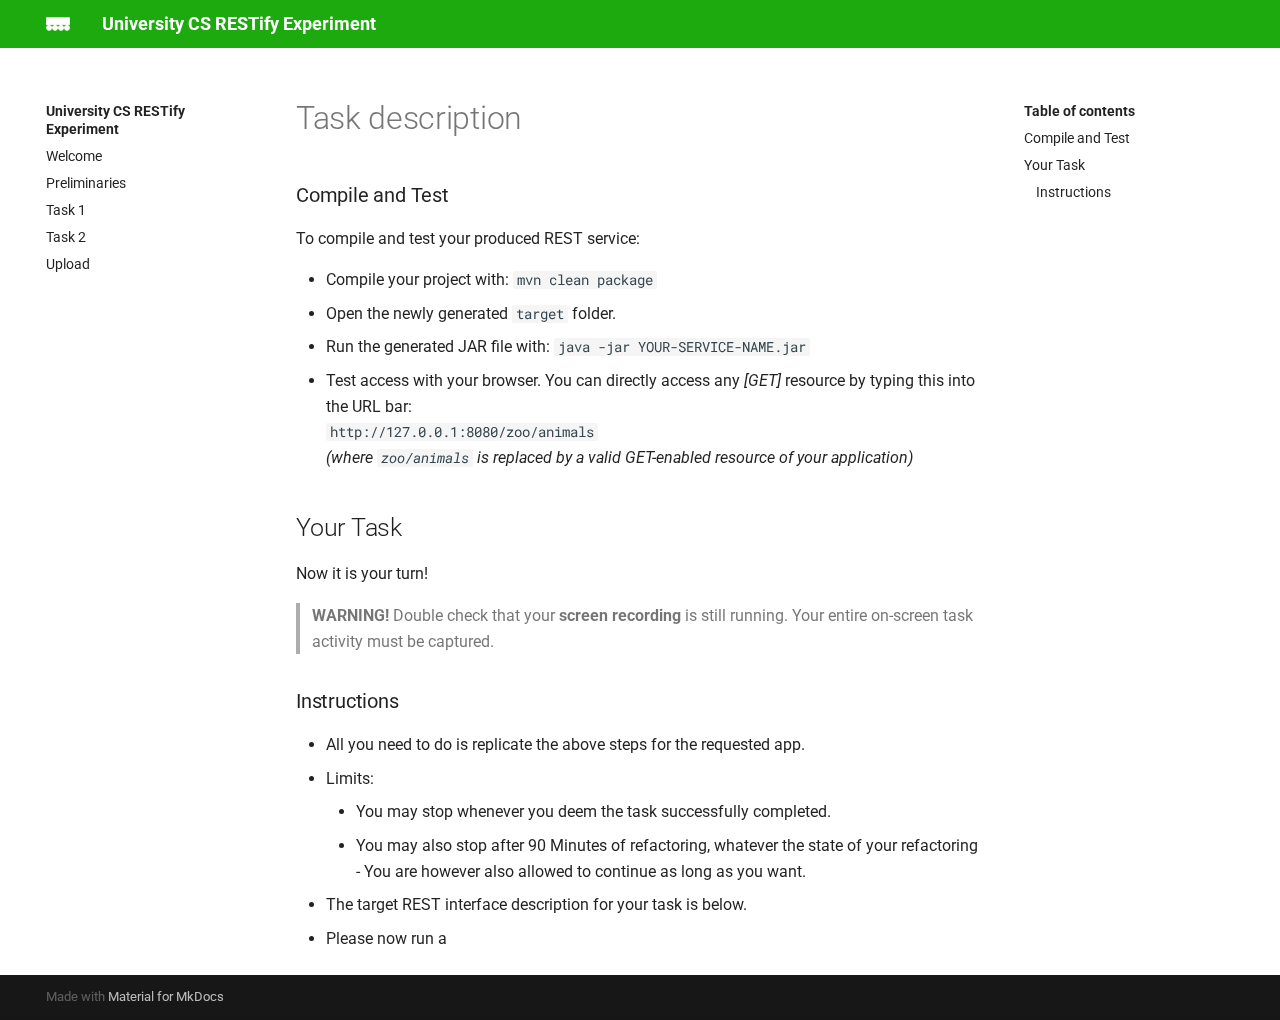
<file: task-description/index.html>
<!doctype html>
<html lang="en" class="no-js">
  <head>
    
      <meta charset="utf-8">
      <meta name="viewport" content="width=device-width,initial-scale=1">
      
      
      
        <link rel="canonical" href="https://www.cs.university.country/~secretidentifier/restify/task-description/">
      
      <link rel="icon" href="../assets/images/favicon.png">
      <meta name="generator" content="mkdocs-1.2.3, mkdocs-material-8.2.5">
    
    
      
        <title>Task description - University CS RESTify Experiment</title>
      
    
    
      <link rel="stylesheet" href="../assets/stylesheets/main.2d9f7617.min.css">
      
        
        <link rel="stylesheet" href="../assets/stylesheets/palette.e6a45f82.min.css">
        
      
    
    
    
      
        
        
        <link rel="preconnect" href="https://fonts.gstatic.com" crossorigin>
        <link rel="stylesheet" href="https://fonts.googleapis.com/css?family=Roboto:300,300i,400,400i,700,700i%7CRoboto+Mono:400,400i,700,700i&display=fallback">
        <style>:root{--md-text-font:"Roboto";--md-code-font:"Roboto Mono"}</style>
      
    
    
      <link rel="stylesheet" href="../stylesheets/extra.css">
    
    <script>__md_scope=new URL("..",location),__md_get=(e,_=localStorage,t=__md_scope)=>JSON.parse(_.getItem(t.pathname+"."+e)),__md_set=(e,_,t=localStorage,a=__md_scope)=>{try{t.setItem(a.pathname+"."+e,JSON.stringify(_))}catch(e){}}</script>
    
      

    
    
  </head>
  
  
    
    
    
    
    
    <body dir="ltr" data-md-color-scheme="university" data-md-color-primary="" data-md-color-accent="red">
  
    
    
    <input class="md-toggle" data-md-toggle="drawer" type="checkbox" id="__drawer" autocomplete="off">
    <input class="md-toggle" data-md-toggle="search" type="checkbox" id="__search" autocomplete="off">
    <label class="md-overlay" for="__drawer"></label>
    <div data-md-component="skip">
      
        
        <a href="#compile-and-test" class="md-skip">
          Skip to content
        </a>
      
    </div>
    <div data-md-component="announce">
      
    </div>
    
    
      

<header class="md-header" data-md-component="header">
  <nav class="md-header__inner md-grid" aria-label="Header">
    <a href=".." title="University CS RESTify Experiment" class="md-header__button md-logo" aria-label="University CS RESTify Experiment" data-md-component="logo">
      
  <img src="../assets/logo.png" alt="logo">

    </a>
    <label class="md-header__button md-icon" for="__drawer">
      <svg xmlns="http://www.w3.org/2000/svg" viewBox="0 0 24 24"><path d="M3 6h18v2H3V6m0 5h18v2H3v-2m0 5h18v2H3v-2z"/></svg>
    </label>
    <div class="md-header__title" data-md-component="header-title">
      <div class="md-header__ellipsis">
        <div class="md-header__topic">
          <span class="md-ellipsis">
            University CS RESTify Experiment
          </span>
        </div>
        <div class="md-header__topic" data-md-component="header-topic">
          <span class="md-ellipsis">
            
              Task description
            
          </span>
        </div>
      </div>
    </div>
    
    
    
      <label class="md-header__button md-icon" for="__search">
        <svg xmlns="http://www.w3.org/2000/svg" viewBox="0 0 24 24"><path d="M9.5 3A6.5 6.5 0 0 1 16 9.5c0 1.61-.59 3.09-1.56 4.23l.27.27h.79l5 5-1.5 1.5-5-5v-.79l-.27-.27A6.516 6.516 0 0 1 9.5 16 6.5 6.5 0 0 1 3 9.5 6.5 6.5 0 0 1 9.5 3m0 2C7 5 5 7 5 9.5S7 14 9.5 14 14 12 14 9.5 12 5 9.5 5z"/></svg>
      </label>
      <div class="md-search" data-md-component="search" role="dialog">
  <label class="md-search__overlay" for="__search"></label>
  <div class="md-search__inner" role="search">
    <form class="md-search__form" name="search">
      <input type="text" class="md-search__input" name="query" aria-label="Search" placeholder="Search" autocapitalize="off" autocorrect="off" autocomplete="off" spellcheck="false" data-md-component="search-query" required>
      <label class="md-search__icon md-icon" for="__search">
        <svg xmlns="http://www.w3.org/2000/svg" viewBox="0 0 24 24"><path d="M9.5 3A6.5 6.5 0 0 1 16 9.5c0 1.61-.59 3.09-1.56 4.23l.27.27h.79l5 5-1.5 1.5-5-5v-.79l-.27-.27A6.516 6.516 0 0 1 9.5 16 6.5 6.5 0 0 1 3 9.5 6.5 6.5 0 0 1 9.5 3m0 2C7 5 5 7 5 9.5S7 14 9.5 14 14 12 14 9.5 12 5 9.5 5z"/></svg>
        <svg xmlns="http://www.w3.org/2000/svg" viewBox="0 0 24 24"><path d="M20 11v2H8l5.5 5.5-1.42 1.42L4.16 12l7.92-7.92L13.5 5.5 8 11h12z"/></svg>
      </label>
      <nav class="md-search__options" aria-label="Search">
        
        <button type="reset" class="md-search__icon md-icon" aria-label="Clear" tabindex="-1">
          <svg xmlns="http://www.w3.org/2000/svg" viewBox="0 0 24 24"><path d="M19 6.41 17.59 5 12 10.59 6.41 5 5 6.41 10.59 12 5 17.59 6.41 19 12 13.41 17.59 19 19 17.59 13.41 12 19 6.41z"/></svg>
        </button>
      </nav>
      
    </form>
    <div class="md-search__output">
      <div class="md-search__scrollwrap" data-md-scrollfix>
        <div class="md-search-result" data-md-component="search-result">
          <div class="md-search-result__meta">
            Initializing search
          </div>
          <ol class="md-search-result__list"></ol>
        </div>
      </div>
    </div>
  </div>
</div>
    
    
  </nav>
  
</header>
    
    <div class="md-container" data-md-component="container">
      
      
        
          
        
      
      <main class="md-main" data-md-component="main">
        <div class="md-main__inner md-grid">
          
            
              
              <div class="md-sidebar md-sidebar--primary" data-md-component="sidebar" data-md-type="navigation" >
                <div class="md-sidebar__scrollwrap">
                  <div class="md-sidebar__inner">
                    


<nav class="md-nav md-nav--primary" aria-label="Navigation" data-md-level="0">
  <label class="md-nav__title" for="__drawer">
    <a href=".." title="University CS RESTify Experiment" class="md-nav__button md-logo" aria-label="University CS RESTify Experiment" data-md-component="logo">
      
  <img src="../assets/logo.png" alt="logo">

    </a>
    University CS RESTify Experiment
  </label>
  
  <ul class="md-nav__list" data-md-scrollfix>
    
      
      
      

  
  
  
    <li class="md-nav__item">
      <a href=".." class="md-nav__link">
        Welcome
      </a>
    </li>
  

    
      
      
      

  
  
  
    <li class="md-nav__item">
      <a href="../preliminaries/" class="md-nav__link">
        Preliminaries
      </a>
    </li>
  

    
      
      
      

  
  
  
    <li class="md-nav__item">
      <a href="../task1/" class="md-nav__link">
        Task 1
      </a>
    </li>
  

    
      
      
      

  
  
  
    <li class="md-nav__item">
      <a href="../task2/" class="md-nav__link">
        Task 2
      </a>
    </li>
  

    
      
      
      

  
  
  
    <li class="md-nav__item">
      <a href="../upload/" class="md-nav__link">
        Upload
      </a>
    </li>
  

    
  </ul>
</nav>
                  </div>
                </div>
              </div>
            
            
              
              <div class="md-sidebar md-sidebar--secondary" data-md-component="sidebar" data-md-type="toc" >
                <div class="md-sidebar__scrollwrap">
                  <div class="md-sidebar__inner">
                    

<nav class="md-nav md-nav--secondary" aria-label="Table of contents">
  
  
  
  
    <label class="md-nav__title" for="__toc">
      <span class="md-nav__icon md-icon"></span>
      Table of contents
    </label>
    <ul class="md-nav__list" data-md-component="toc" data-md-scrollfix>
      
        <li class="md-nav__item">
  <a href="#compile-and-test" class="md-nav__link">
    Compile and Test
  </a>
  
</li>
      
        <li class="md-nav__item">
  <a href="#your-task" class="md-nav__link">
    Your Task
  </a>
  
    <nav class="md-nav" aria-label="Your Task">
      <ul class="md-nav__list">
        
          <li class="md-nav__item">
  <a href="#instructions" class="md-nav__link">
    Instructions
  </a>
  
</li>
        
      </ul>
    </nav>
  
</li>
      
    </ul>
  
</nav>
                  </div>
                </div>
              </div>
            
          
          <div class="md-content" data-md-component="content">
            <article class="md-content__inner md-typeset">
              
                


  <h1>Task description</h1>

<h3 id="compile-and-test">Compile and Test</h3>
<p>To compile and test your produced REST service:</p>
<ul>
<li>Compile your project with: <code>mvn clean package</code></li>
<li>Open the newly generated <code>target</code> folder.</li>
<li>Run the generated JAR file with: <code>java -jar YOUR-SERVICE-NAME.jar</code></li>
<li>Test access with your browser. You can directly access any <em>[GET]</em> resource by typing this into the URL bar:<br />
<code>http://127.0.0.1:8080/zoo/animals</code><br />
<em>(where <code>zoo/animals</code> is replaced by a valid GET-enabled resource of your application)</em></li>
</ul>
<h2 id="your-task">Your Task</h2>
<p>Now it is your turn! </p>
<blockquote>
<p><strong>WARNING!</strong> Double check that your <strong>screen recording</strong> is still running. Your entire on-screen task activity must be captured.</p>
</blockquote>
<h3 id="instructions">Instructions</h3>
<ul>
<li>All you need to do is replicate the above steps for the requested app.</li>
<li>Limits:<ul>
<li>You may stop whenever you deem the task successfully completed.</li>
<li>You may also stop after 90 Minutes of refactoring, whatever the state of your refactoring - You are however also allowed to continue as long as you want.</li>
</ul>
</li>
<li>The target REST interface description for your task is below.</li>
<li>Please now run a</li>
</ul>

              
            </article>
          </div>
        </div>
        
      </main>
      
        <footer class="md-footer">
  
  <div class="md-footer-meta md-typeset">
    <div class="md-footer-meta__inner md-grid">
      <div class="md-copyright">
  
  
    Made with
    <a href="https://squidfunk.github.io/mkdocs-material/" target="_blank" rel="noopener">
      Material for MkDocs
    </a>
  
</div>
      
    </div>
  </div>
</footer>
      
    </div>
    <div class="md-dialog" data-md-component="dialog">
      <div class="md-dialog__inner md-typeset"></div>
    </div>
    <script id="__config" type="application/json">{"base": "..", "features": [], "translations": {"clipboard.copy": "Copy to clipboard", "clipboard.copied": "Copied to clipboard", "search.config.lang": "en", "search.config.pipeline": "trimmer, stopWordFilter", "search.config.separator": "[\\s\\-]+", "search.placeholder": "Search", "search.result.placeholder": "Type to start searching", "search.result.none": "No matching documents", "search.result.one": "1 matching document", "search.result.other": "# matching documents", "search.result.more.one": "1 more on this page", "search.result.more.other": "# more on this page", "search.result.term.missing": "Missing", "select.version.title": "Select version"}, "search": "../assets/javascripts/workers/search.bd0b6b67.min.js"}</script>
    
    
      <script src="../assets/javascripts/bundle.467223ff.min.js"></script>
      
    
  </body>
</html>
</file>
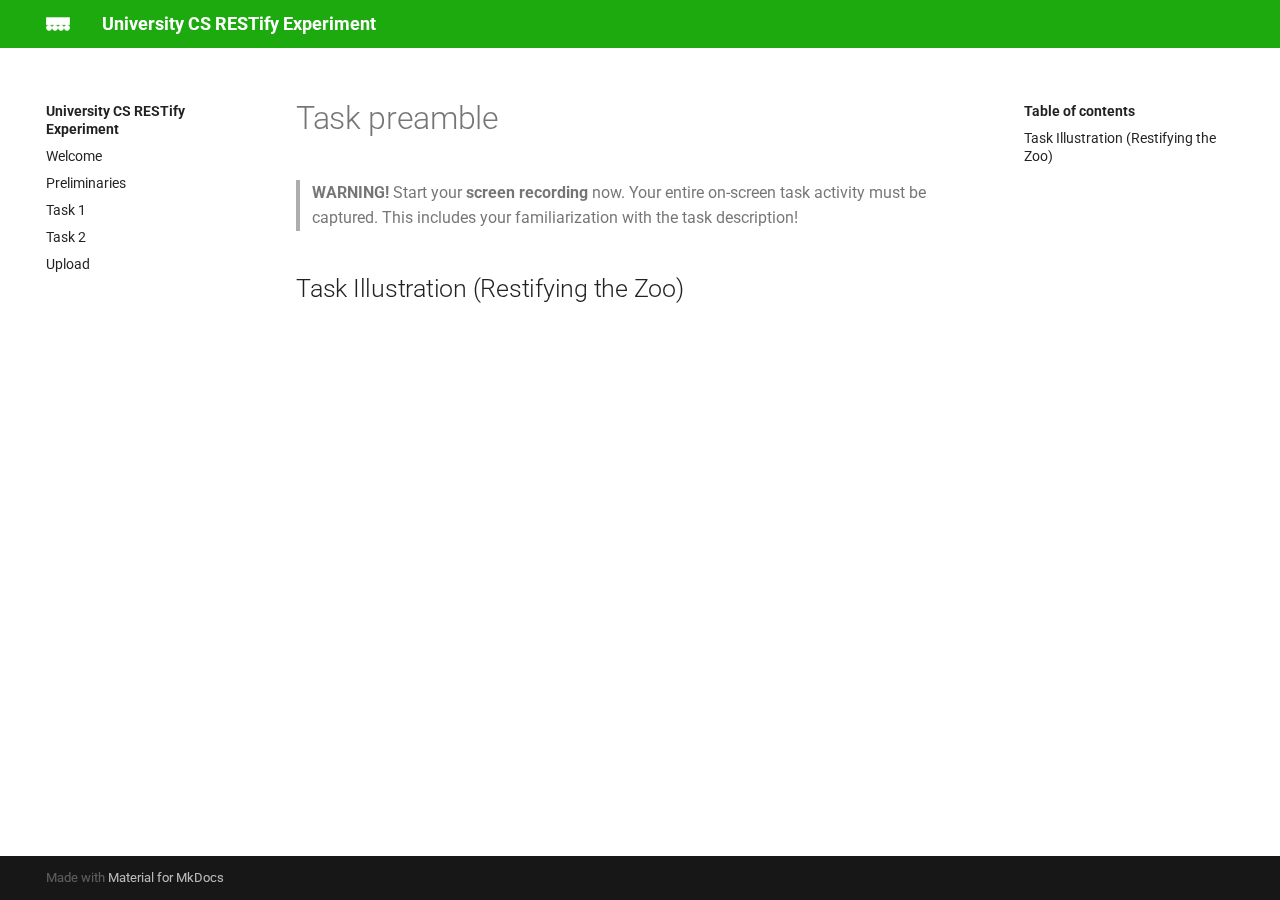
<file: task-preamble/index.html>
<!doctype html>
<html lang="en" class="no-js">
  <head>
    
      <meta charset="utf-8">
      <meta name="viewport" content="width=device-width,initial-scale=1">
      
      
      
        <link rel="canonical" href="https://www.cs.university.country/~secretidentifier/restify/task-preamble/">
      
      <link rel="icon" href="../assets/images/favicon.png">
      <meta name="generator" content="mkdocs-1.2.3, mkdocs-material-8.2.5">
    
    
      
        <title>Task preamble - University CS RESTify Experiment</title>
      
    
    
      <link rel="stylesheet" href="../assets/stylesheets/main.2d9f7617.min.css">
      
        
        <link rel="stylesheet" href="../assets/stylesheets/palette.e6a45f82.min.css">
        
      
    
    
    
      
        
        
        <link rel="preconnect" href="https://fonts.gstatic.com" crossorigin>
        <link rel="stylesheet" href="https://fonts.googleapis.com/css?family=Roboto:300,300i,400,400i,700,700i%7CRoboto+Mono:400,400i,700,700i&display=fallback">
        <style>:root{--md-text-font:"Roboto";--md-code-font:"Roboto Mono"}</style>
      
    
    
      <link rel="stylesheet" href="../stylesheets/extra.css">
    
    <script>__md_scope=new URL("..",location),__md_get=(e,_=localStorage,t=__md_scope)=>JSON.parse(_.getItem(t.pathname+"."+e)),__md_set=(e,_,t=localStorage,a=__md_scope)=>{try{t.setItem(a.pathname+"."+e,JSON.stringify(_))}catch(e){}}</script>
    
      

    
    
  </head>
  
  
    
    
    
    
    
    <body dir="ltr" data-md-color-scheme="university" data-md-color-primary="" data-md-color-accent="red">
  
    
    
    <input class="md-toggle" data-md-toggle="drawer" type="checkbox" id="__drawer" autocomplete="off">
    <input class="md-toggle" data-md-toggle="search" type="checkbox" id="__search" autocomplete="off">
    <label class="md-overlay" for="__drawer"></label>
    <div data-md-component="skip">
      
        
        <a href="#task-illustration-restifying-the-zoo" class="md-skip">
          Skip to content
        </a>
      
    </div>
    <div data-md-component="announce">
      
    </div>
    
    
      

<header class="md-header" data-md-component="header">
  <nav class="md-header__inner md-grid" aria-label="Header">
    <a href=".." title="University CS RESTify Experiment" class="md-header__button md-logo" aria-label="University CS RESTify Experiment" data-md-component="logo">
      
  <img src="../assets/logo.png" alt="logo">

    </a>
    <label class="md-header__button md-icon" for="__drawer">
      <svg xmlns="http://www.w3.org/2000/svg" viewBox="0 0 24 24"><path d="M3 6h18v2H3V6m0 5h18v2H3v-2m0 5h18v2H3v-2z"/></svg>
    </label>
    <div class="md-header__title" data-md-component="header-title">
      <div class="md-header__ellipsis">
        <div class="md-header__topic">
          <span class="md-ellipsis">
            University CS RESTify Experiment
          </span>
        </div>
        <div class="md-header__topic" data-md-component="header-topic">
          <span class="md-ellipsis">
            
              Task preamble
            
          </span>
        </div>
      </div>
    </div>
    
    
    
      <label class="md-header__button md-icon" for="__search">
        <svg xmlns="http://www.w3.org/2000/svg" viewBox="0 0 24 24"><path d="M9.5 3A6.5 6.5 0 0 1 16 9.5c0 1.61-.59 3.09-1.56 4.23l.27.27h.79l5 5-1.5 1.5-5-5v-.79l-.27-.27A6.516 6.516 0 0 1 9.5 16 6.5 6.5 0 0 1 3 9.5 6.5 6.5 0 0 1 9.5 3m0 2C7 5 5 7 5 9.5S7 14 9.5 14 14 12 14 9.5 12 5 9.5 5z"/></svg>
      </label>
      <div class="md-search" data-md-component="search" role="dialog">
  <label class="md-search__overlay" for="__search"></label>
  <div class="md-search__inner" role="search">
    <form class="md-search__form" name="search">
      <input type="text" class="md-search__input" name="query" aria-label="Search" placeholder="Search" autocapitalize="off" autocorrect="off" autocomplete="off" spellcheck="false" data-md-component="search-query" required>
      <label class="md-search__icon md-icon" for="__search">
        <svg xmlns="http://www.w3.org/2000/svg" viewBox="0 0 24 24"><path d="M9.5 3A6.5 6.5 0 0 1 16 9.5c0 1.61-.59 3.09-1.56 4.23l.27.27h.79l5 5-1.5 1.5-5-5v-.79l-.27-.27A6.516 6.516 0 0 1 9.5 16 6.5 6.5 0 0 1 3 9.5 6.5 6.5 0 0 1 9.5 3m0 2C7 5 5 7 5 9.5S7 14 9.5 14 14 12 14 9.5 12 5 9.5 5z"/></svg>
        <svg xmlns="http://www.w3.org/2000/svg" viewBox="0 0 24 24"><path d="M20 11v2H8l5.5 5.5-1.42 1.42L4.16 12l7.92-7.92L13.5 5.5 8 11h12z"/></svg>
      </label>
      <nav class="md-search__options" aria-label="Search">
        
        <button type="reset" class="md-search__icon md-icon" aria-label="Clear" tabindex="-1">
          <svg xmlns="http://www.w3.org/2000/svg" viewBox="0 0 24 24"><path d="M19 6.41 17.59 5 12 10.59 6.41 5 5 6.41 10.59 12 5 17.59 6.41 19 12 13.41 17.59 19 19 17.59 13.41 12 19 6.41z"/></svg>
        </button>
      </nav>
      
    </form>
    <div class="md-search__output">
      <div class="md-search__scrollwrap" data-md-scrollfix>
        <div class="md-search-result" data-md-component="search-result">
          <div class="md-search-result__meta">
            Initializing search
          </div>
          <ol class="md-search-result__list"></ol>
        </div>
      </div>
    </div>
  </div>
</div>
    
    
  </nav>
  
</header>
    
    <div class="md-container" data-md-component="container">
      
      
        
          
        
      
      <main class="md-main" data-md-component="main">
        <div class="md-main__inner md-grid">
          
            
              
              <div class="md-sidebar md-sidebar--primary" data-md-component="sidebar" data-md-type="navigation" >
                <div class="md-sidebar__scrollwrap">
                  <div class="md-sidebar__inner">
                    


<nav class="md-nav md-nav--primary" aria-label="Navigation" data-md-level="0">
  <label class="md-nav__title" for="__drawer">
    <a href=".." title="University CS RESTify Experiment" class="md-nav__button md-logo" aria-label="University CS RESTify Experiment" data-md-component="logo">
      
  <img src="../assets/logo.png" alt="logo">

    </a>
    University CS RESTify Experiment
  </label>
  
  <ul class="md-nav__list" data-md-scrollfix>
    
      
      
      

  
  
  
    <li class="md-nav__item">
      <a href=".." class="md-nav__link">
        Welcome
      </a>
    </li>
  

    
      
      
      

  
  
  
    <li class="md-nav__item">
      <a href="../preliminaries/" class="md-nav__link">
        Preliminaries
      </a>
    </li>
  

    
      
      
      

  
  
  
    <li class="md-nav__item">
      <a href="../task1/" class="md-nav__link">
        Task 1
      </a>
    </li>
  

    
      
      
      

  
  
  
    <li class="md-nav__item">
      <a href="../task2/" class="md-nav__link">
        Task 2
      </a>
    </li>
  

    
      
      
      

  
  
  
    <li class="md-nav__item">
      <a href="../upload/" class="md-nav__link">
        Upload
      </a>
    </li>
  

    
  </ul>
</nav>
                  </div>
                </div>
              </div>
            
            
              
              <div class="md-sidebar md-sidebar--secondary" data-md-component="sidebar" data-md-type="toc" >
                <div class="md-sidebar__scrollwrap">
                  <div class="md-sidebar__inner">
                    

<nav class="md-nav md-nav--secondary" aria-label="Table of contents">
  
  
  
  
    <label class="md-nav__title" for="__toc">
      <span class="md-nav__icon md-icon"></span>
      Table of contents
    </label>
    <ul class="md-nav__list" data-md-component="toc" data-md-scrollfix>
      
        <li class="md-nav__item">
  <a href="#task-illustration-restifying-the-zoo" class="md-nav__link">
    Task Illustration (Restifying the Zoo)
  </a>
  
</li>
      
    </ul>
  
</nav>
                  </div>
                </div>
              </div>
            
          
          <div class="md-content" data-md-component="content">
            <article class="md-content__inner md-typeset">
              
                


  <h1>Task preamble</h1>

<blockquote>
<p><strong>WARNING!</strong> Start your <strong>screen recording</strong> now. Your entire on-screen task activity must be captured. This includes your familiarization with the task description!</p>
</blockquote>
<h2 id="task-illustration-restifying-the-zoo">Task Illustration (Restifying the Zoo)</h2>

              
            </article>
          </div>
        </div>
        
      </main>
      
        <footer class="md-footer">
  
  <div class="md-footer-meta md-typeset">
    <div class="md-footer-meta__inner md-grid">
      <div class="md-copyright">
  
  
    Made with
    <a href="https://squidfunk.github.io/mkdocs-material/" target="_blank" rel="noopener">
      Material for MkDocs
    </a>
  
</div>
      
    </div>
  </div>
</footer>
      
    </div>
    <div class="md-dialog" data-md-component="dialog">
      <div class="md-dialog__inner md-typeset"></div>
    </div>
    <script id="__config" type="application/json">{"base": "..", "features": [], "translations": {"clipboard.copy": "Copy to clipboard", "clipboard.copied": "Copied to clipboard", "search.config.lang": "en", "search.config.pipeline": "trimmer, stopWordFilter", "search.config.separator": "[\\s\\-]+", "search.placeholder": "Search", "search.result.placeholder": "Type to start searching", "search.result.none": "No matching documents", "search.result.one": "1 matching document", "search.result.other": "# matching documents", "search.result.more.one": "1 more on this page", "search.result.more.other": "# more on this page", "search.result.term.missing": "Missing", "select.version.title": "Select version"}, "search": "../assets/javascripts/workers/search.bd0b6b67.min.js"}</script>
    
    
      <script src="../assets/javascripts/bundle.467223ff.min.js"></script>
      
    
  </body>
</html>
</file>
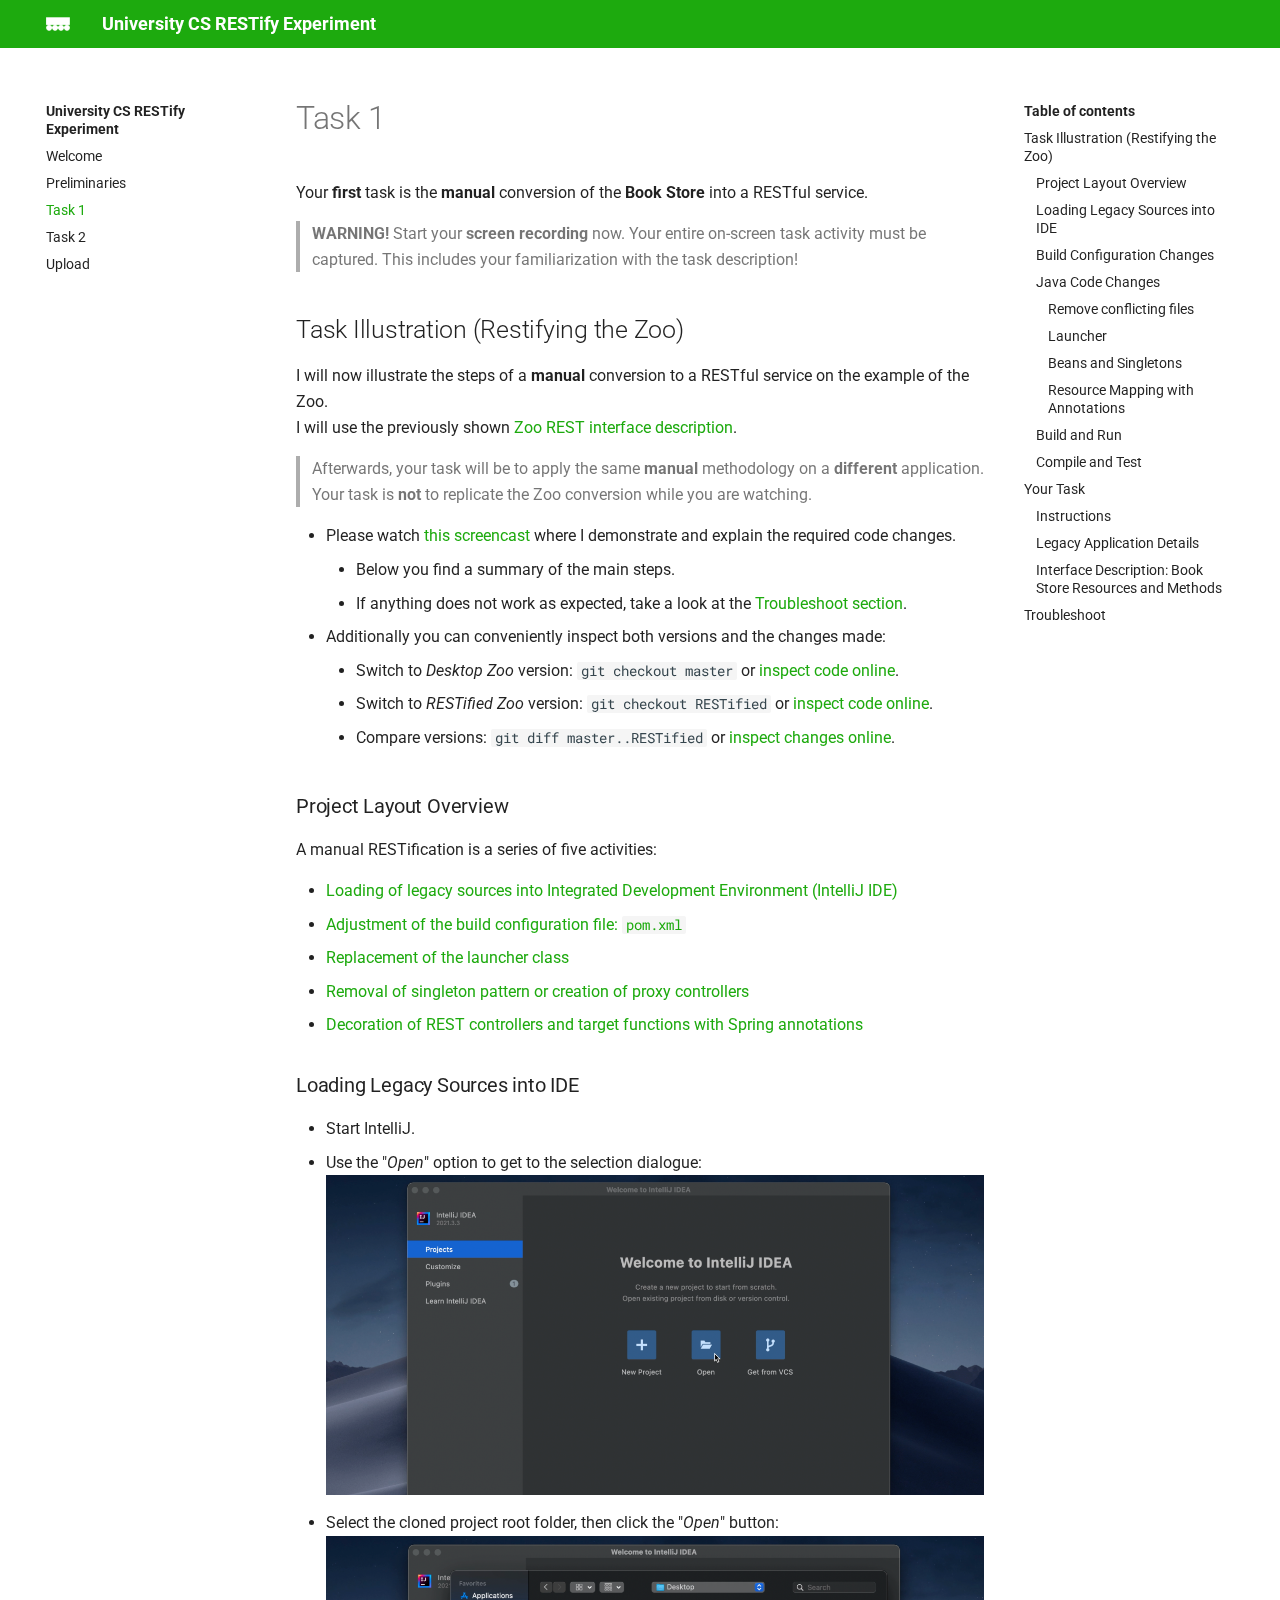
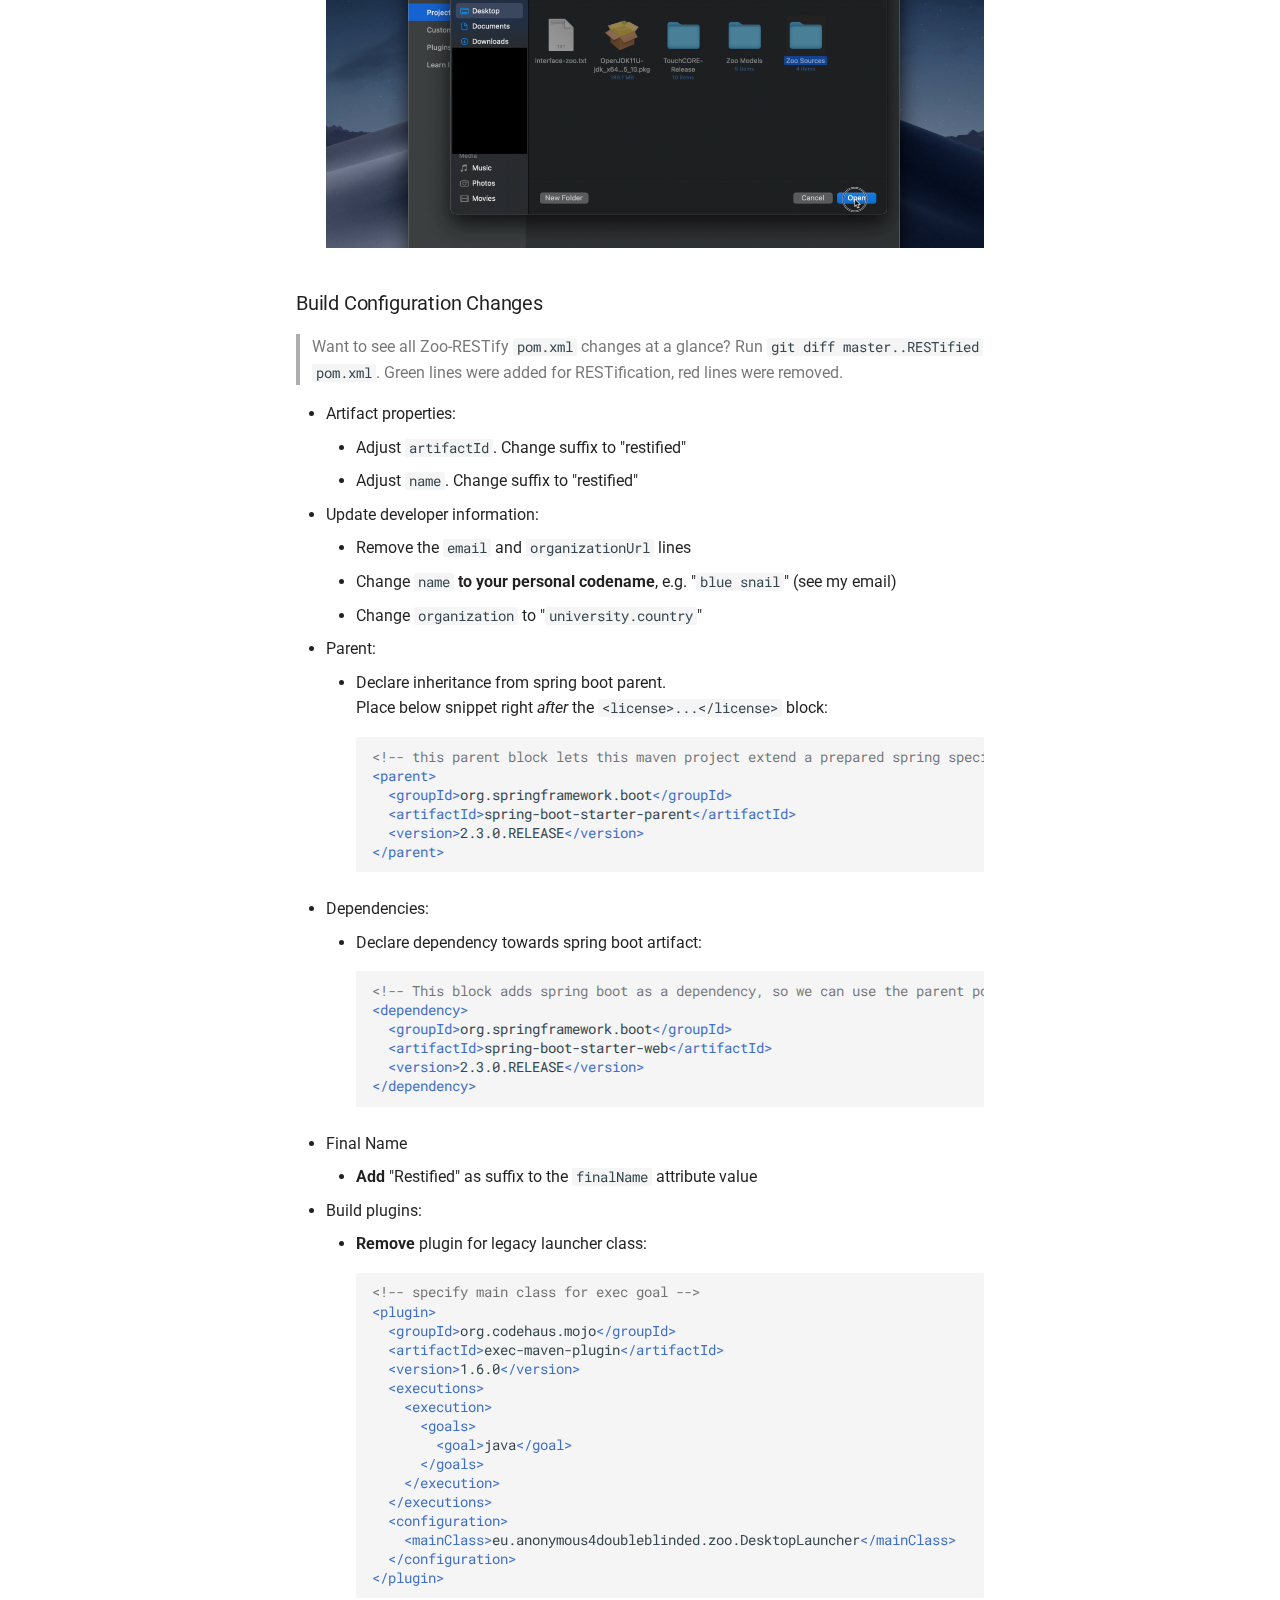
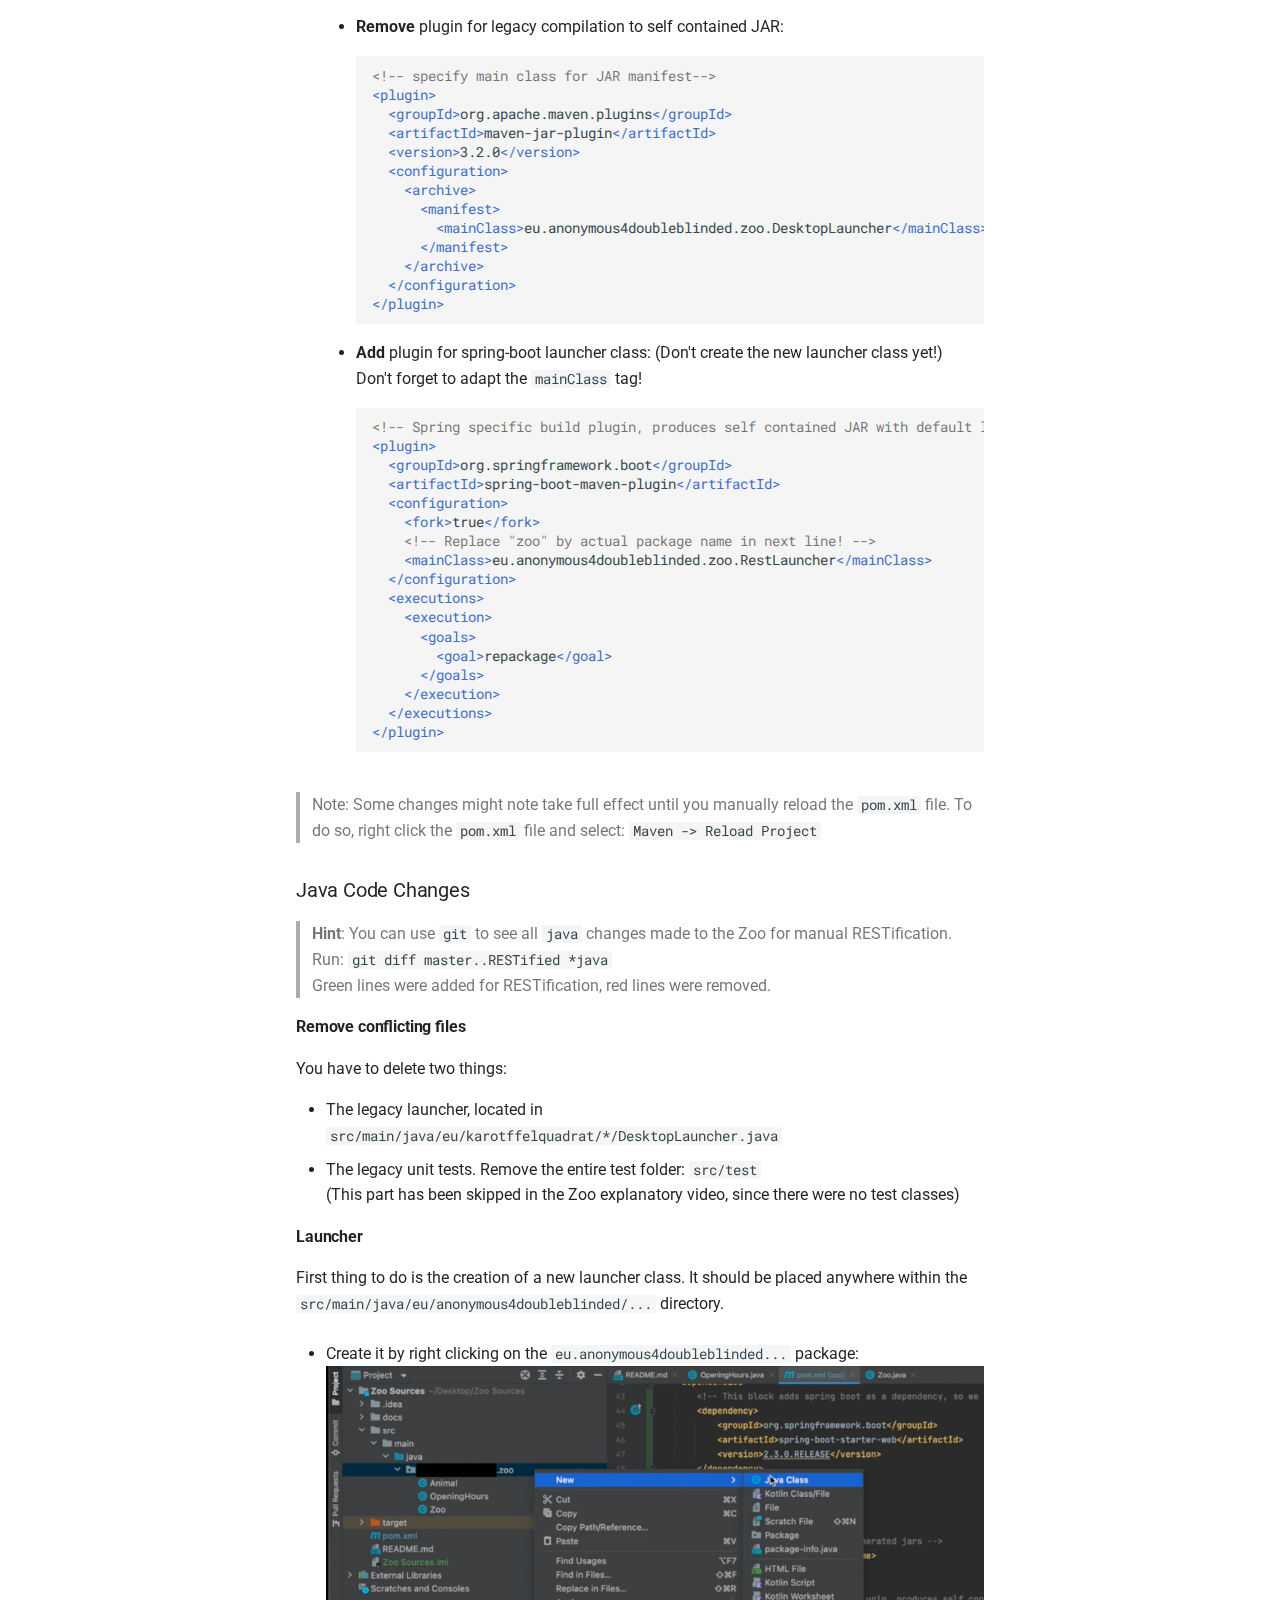
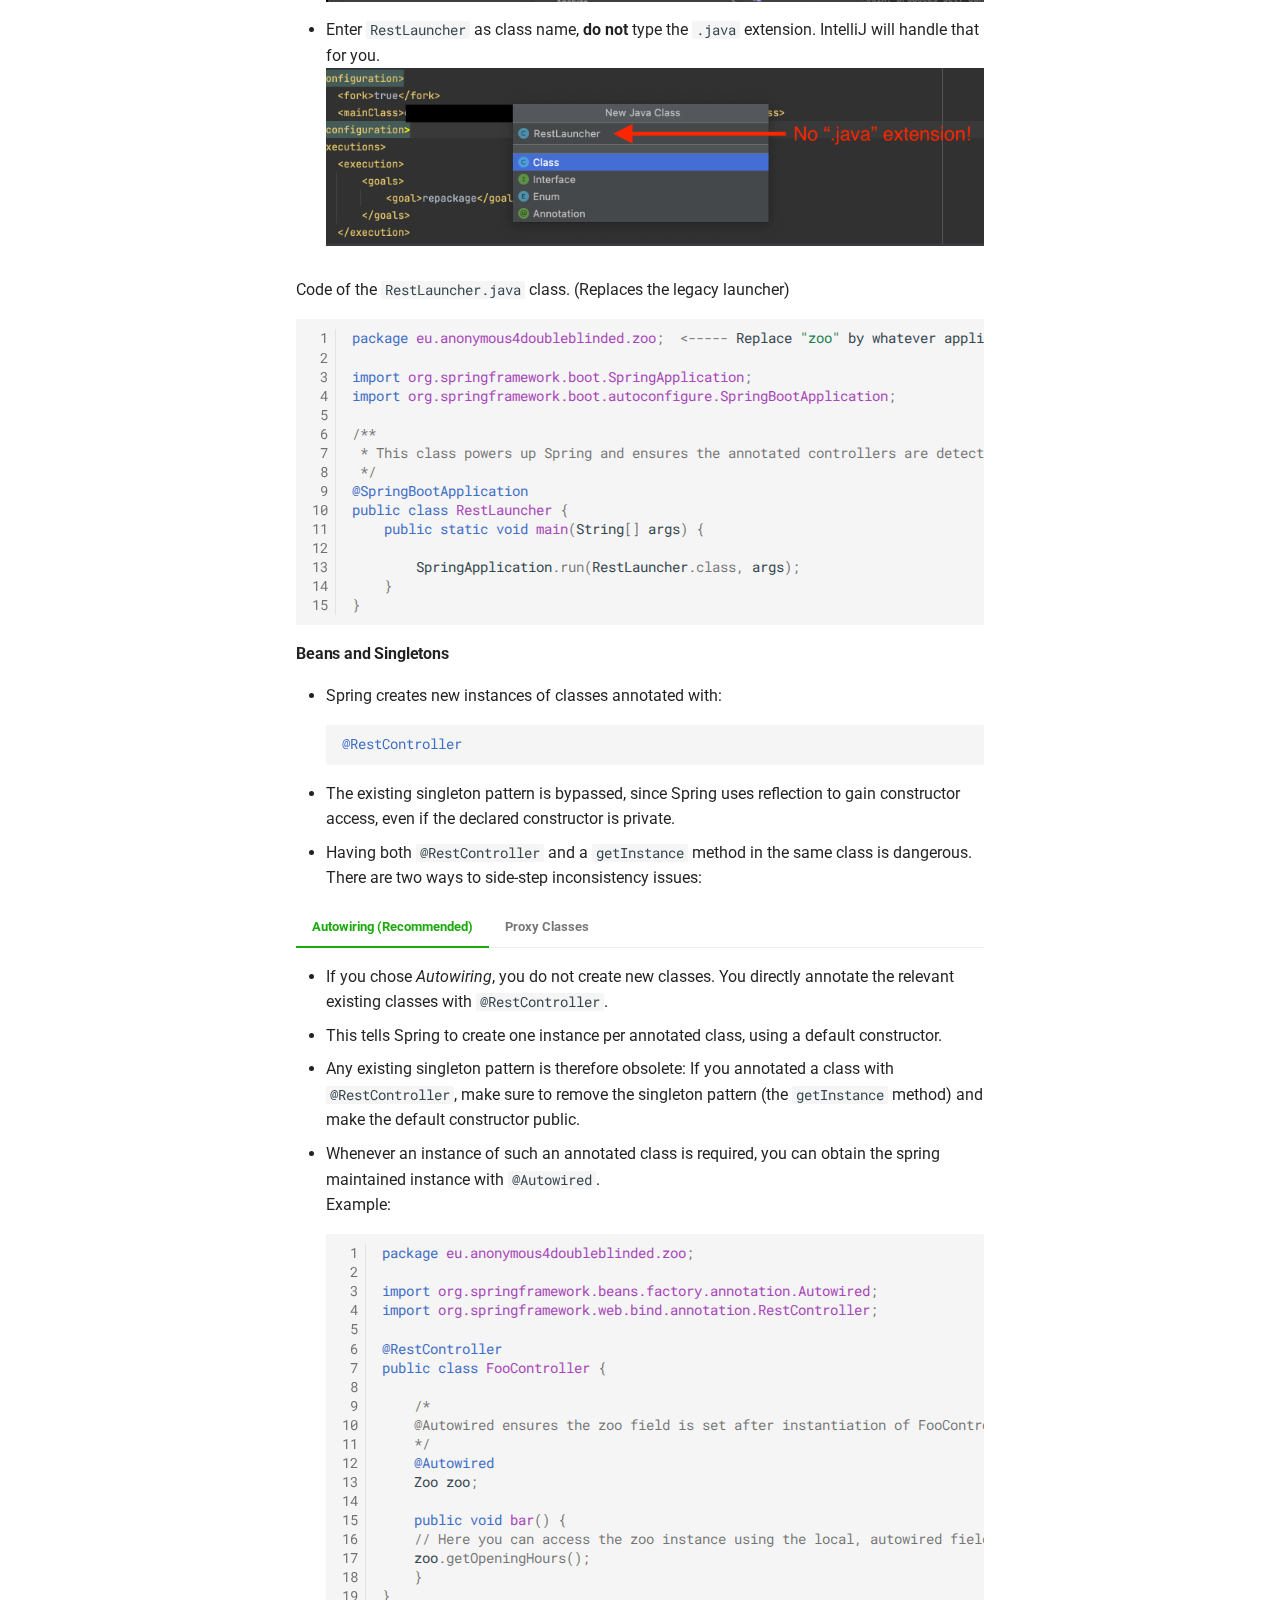
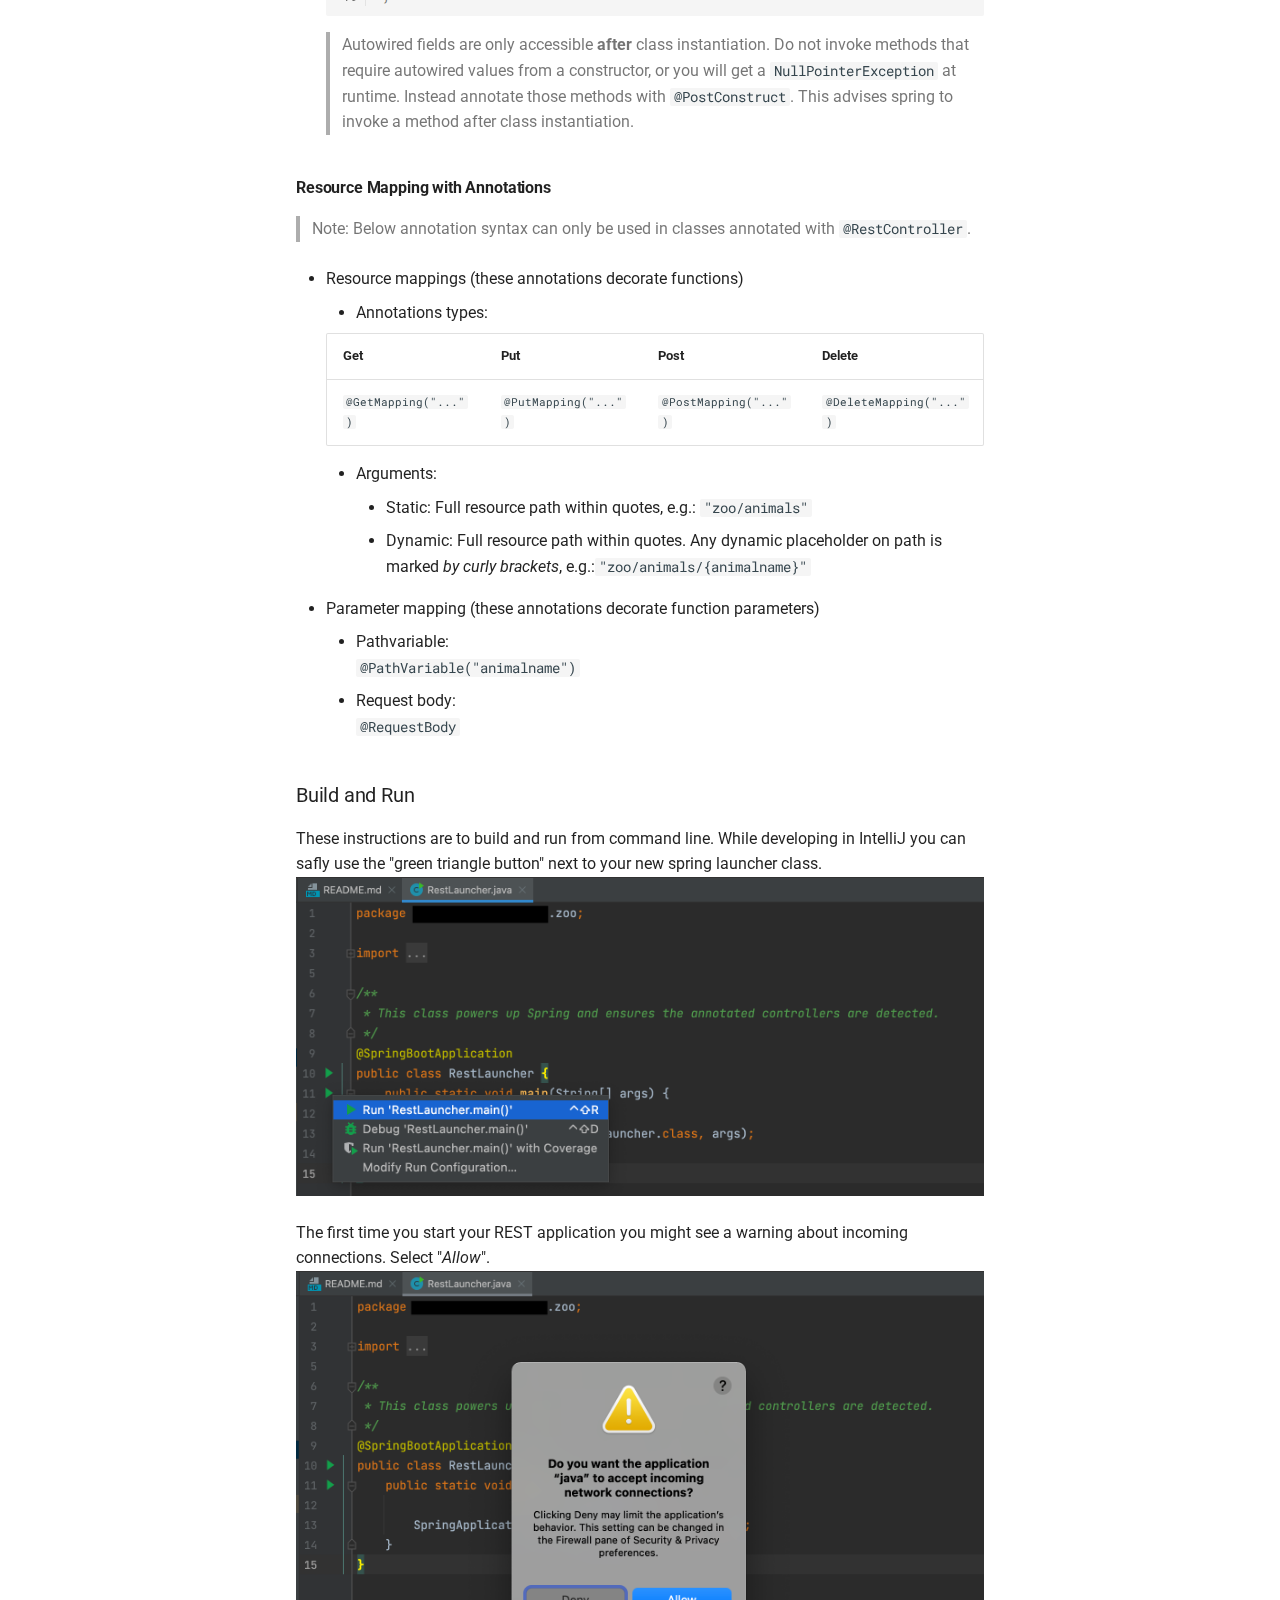
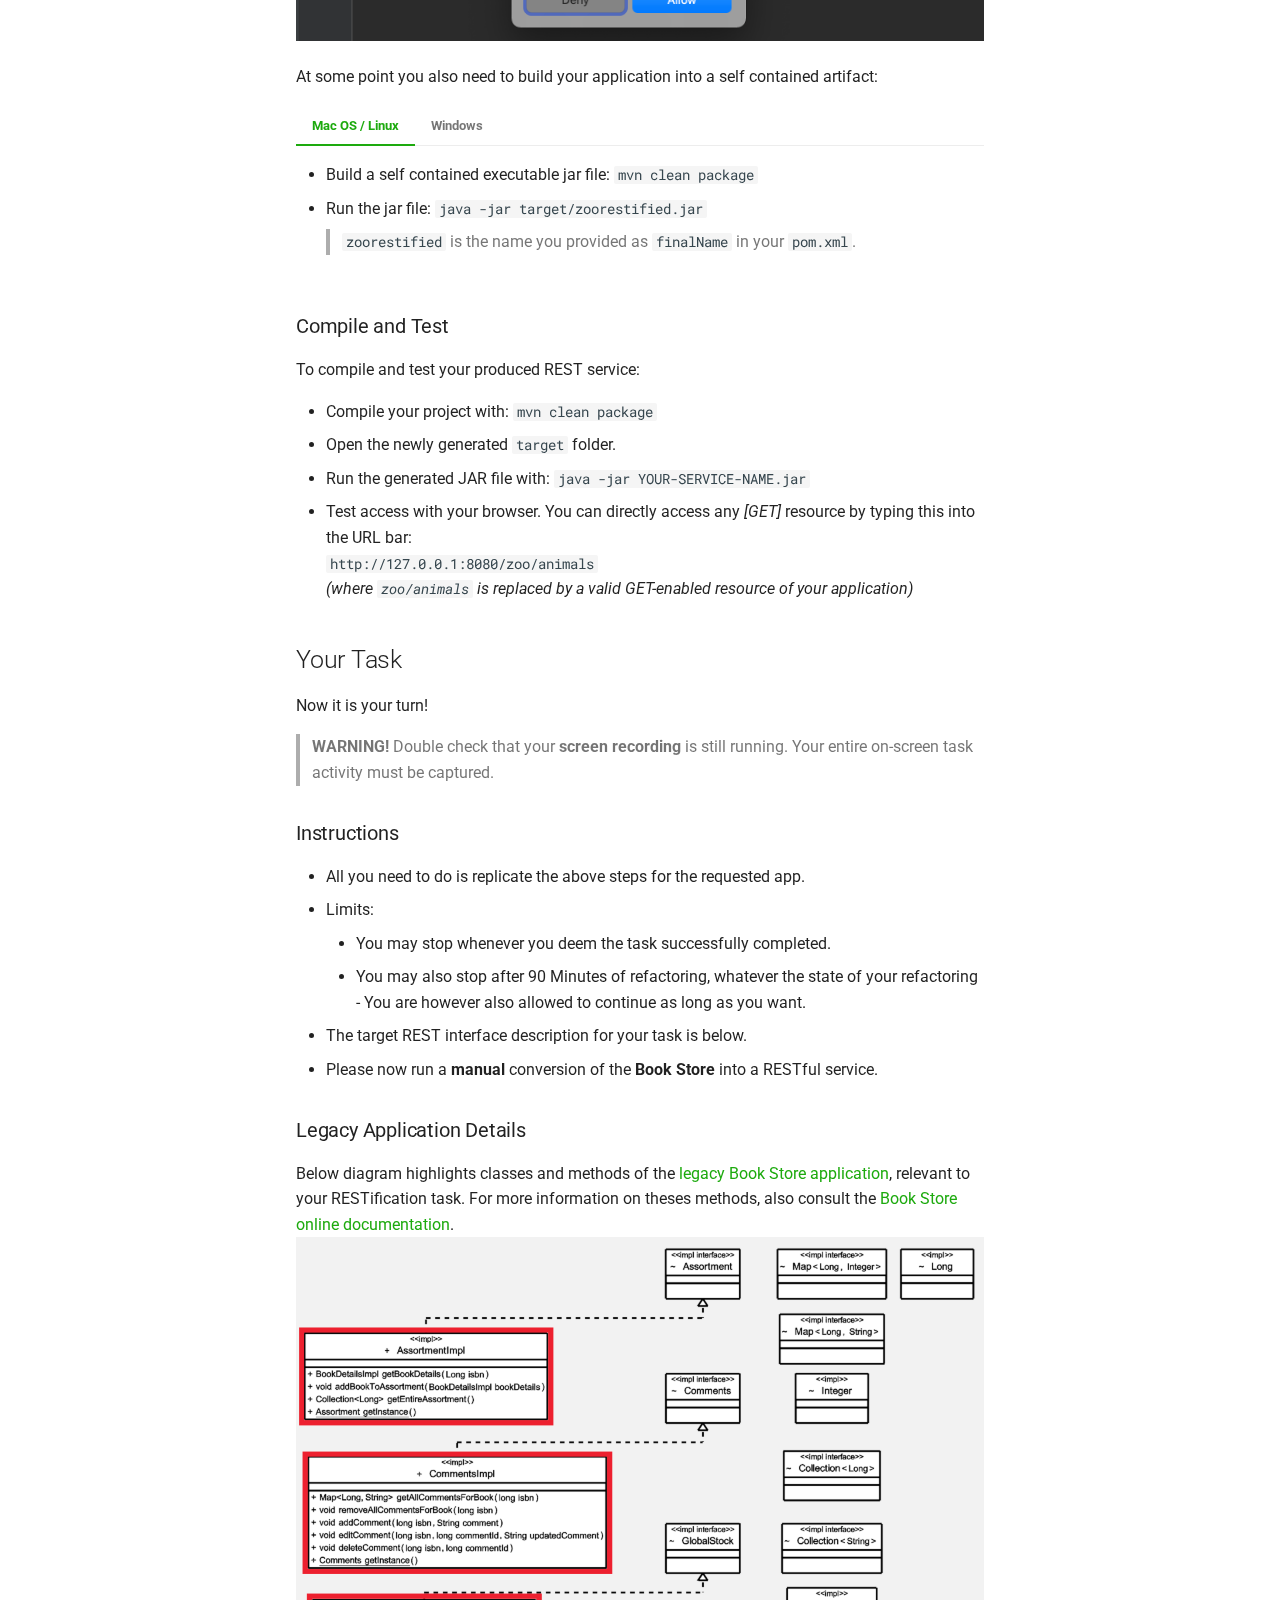
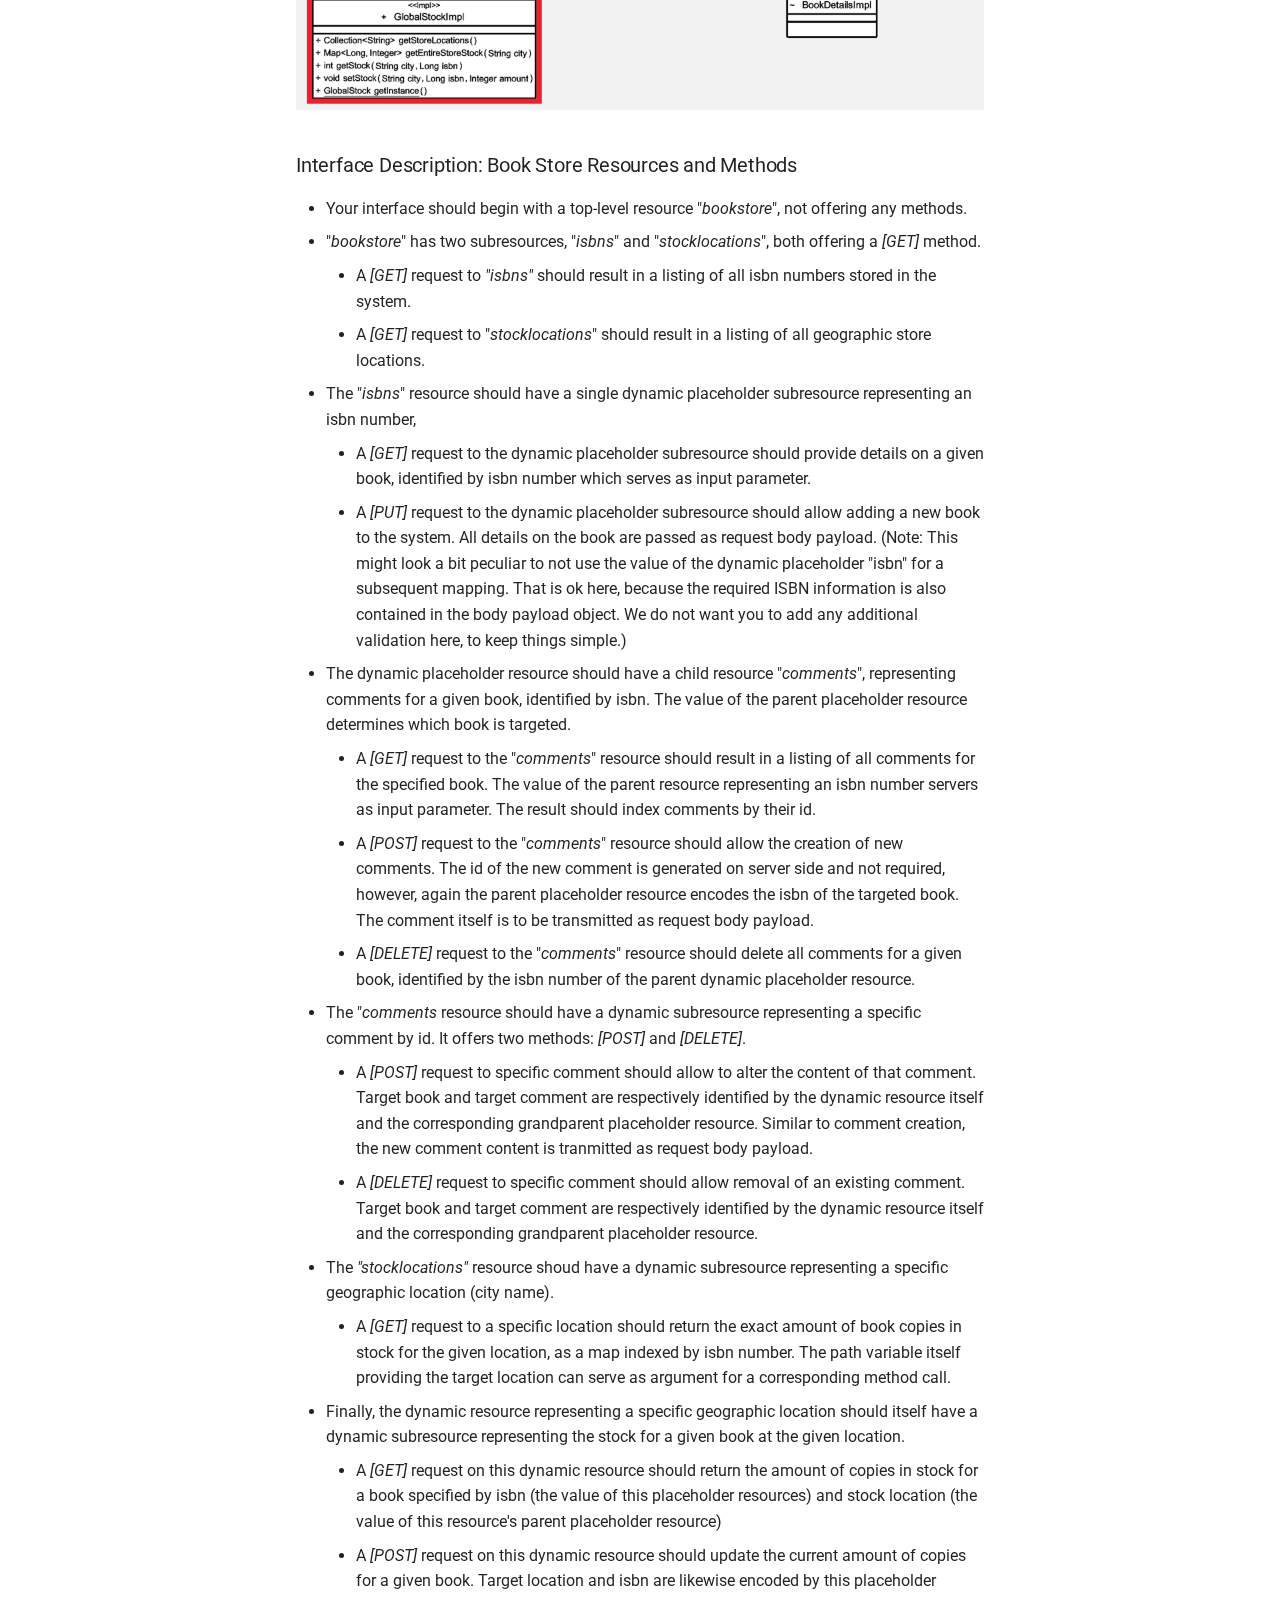
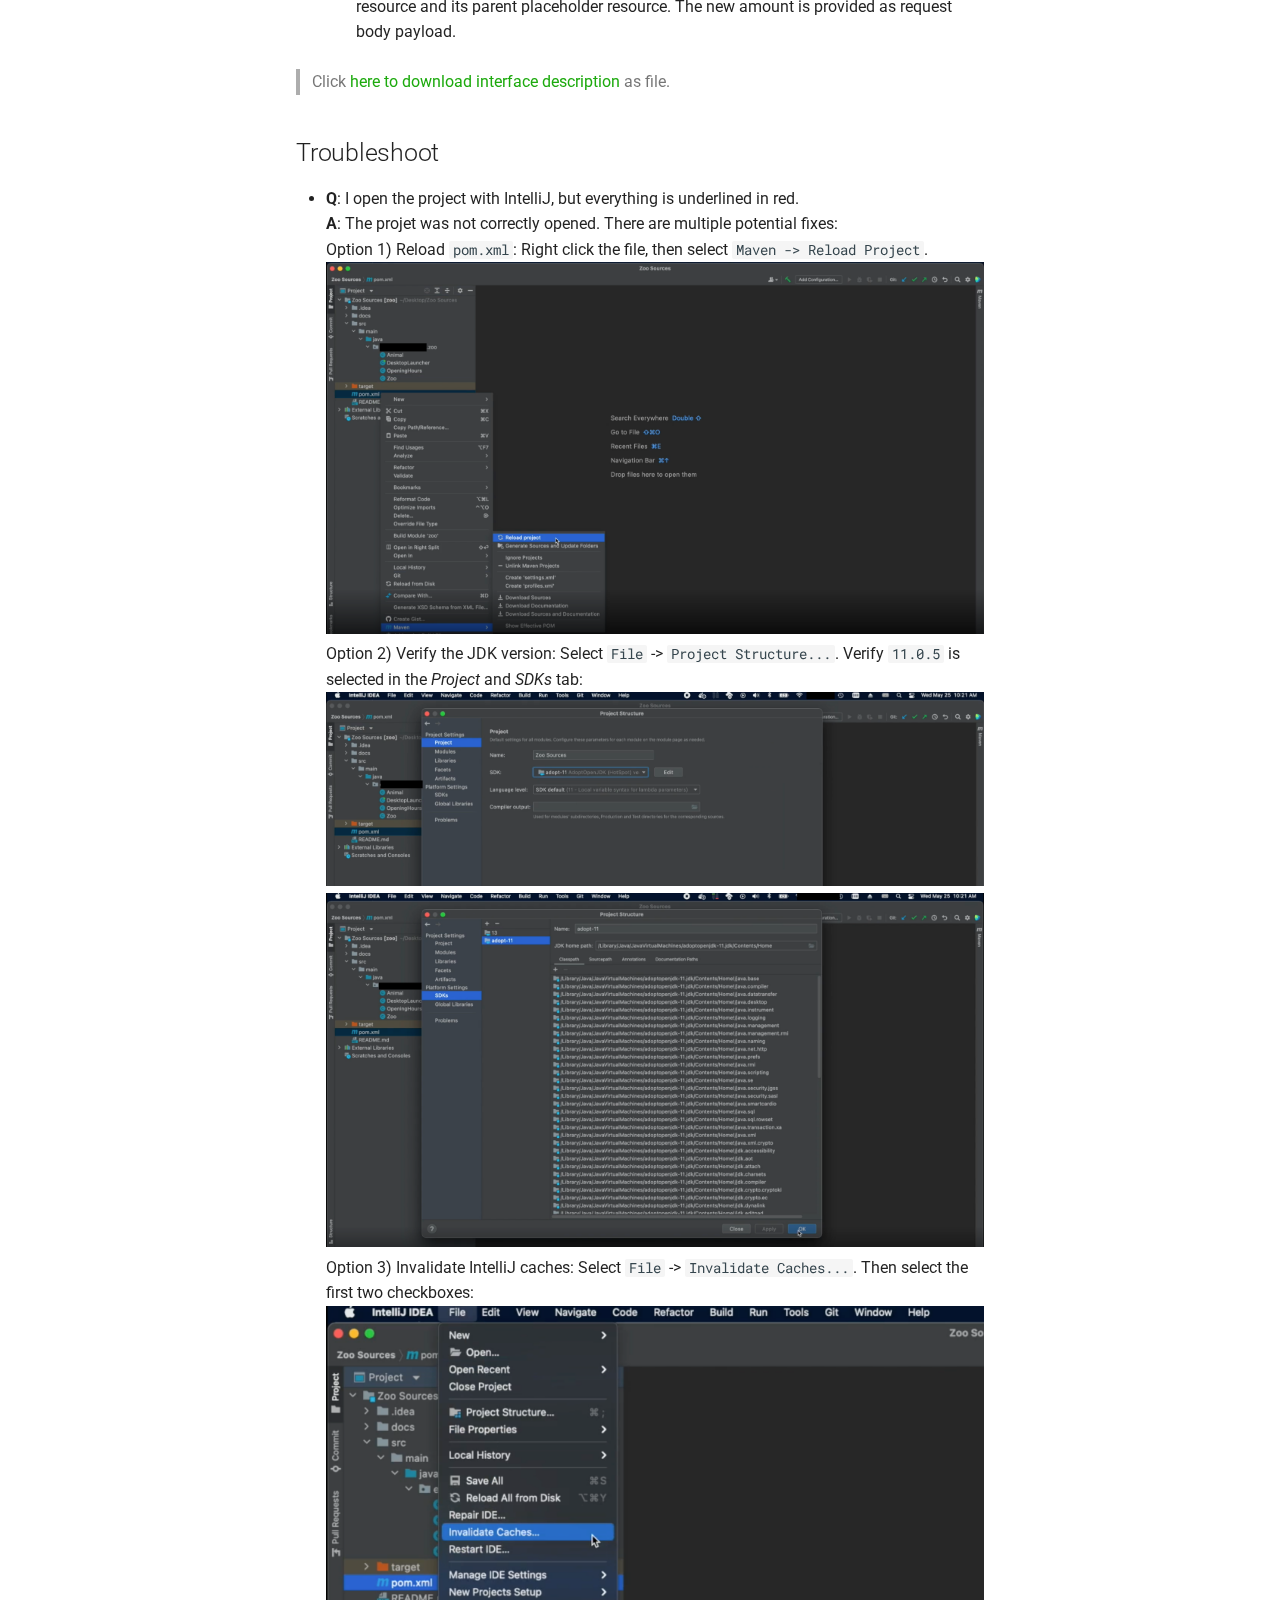
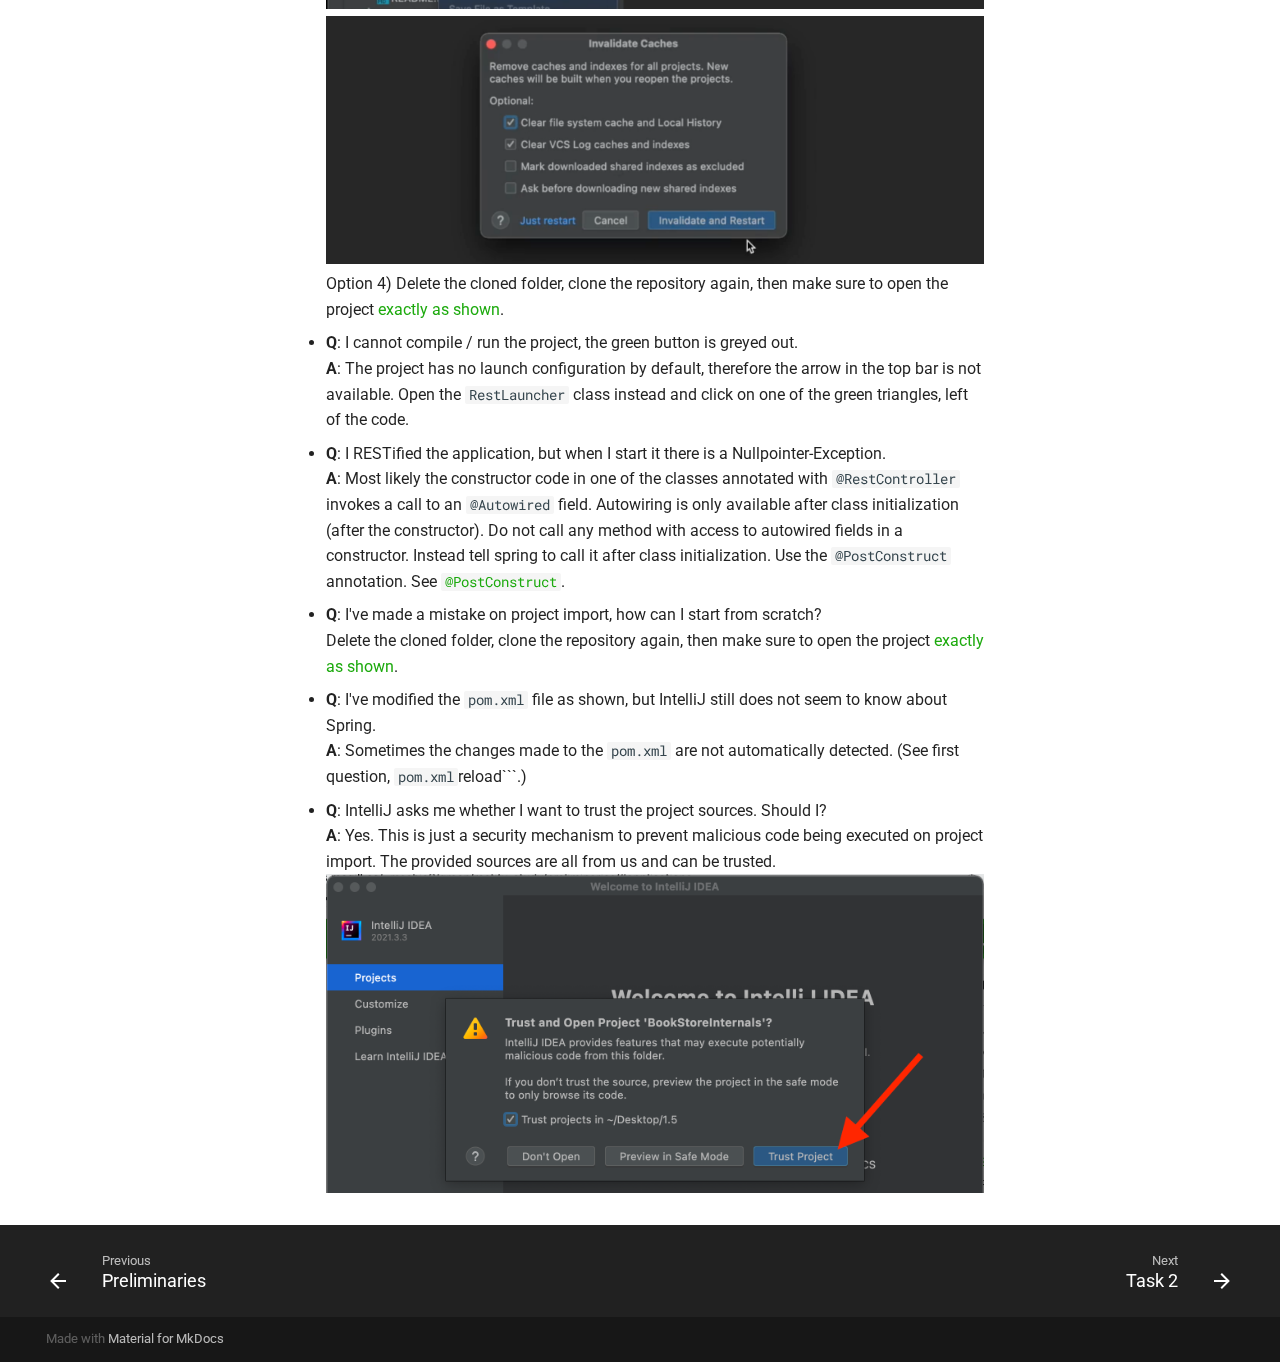
<file: task1/index.html>
<!doctype html>
<html lang="en" class="no-js">
  <head>
    
      <meta charset="utf-8">
      <meta name="viewport" content="width=device-width,initial-scale=1">
      
      
      
        <link rel="canonical" href="https://www.cs.university.country/~secretidentifier/restify/task1/">
      
      <link rel="icon" href="../assets/images/favicon.png">
      <meta name="generator" content="mkdocs-1.2.3, mkdocs-material-8.2.5">
    
    
      
        <title>Task 1 - University CS RESTify Experiment</title>
      
    
    
      <link rel="stylesheet" href="../assets/stylesheets/main.2d9f7617.min.css">
      
        
        <link rel="stylesheet" href="../assets/stylesheets/palette.e6a45f82.min.css">
        
      
    
    
    
      
        
        
        <link rel="preconnect" href="https://fonts.gstatic.com" crossorigin>
        <link rel="stylesheet" href="https://fonts.googleapis.com/css?family=Roboto:300,300i,400,400i,700,700i%7CRoboto+Mono:400,400i,700,700i&display=fallback">
        <style>:root{--md-text-font:"Roboto";--md-code-font:"Roboto Mono"}</style>
      
    
    
      <link rel="stylesheet" href="../stylesheets/extra.css">
    
    <script>__md_scope=new URL("..",location),__md_get=(e,_=localStorage,t=__md_scope)=>JSON.parse(_.getItem(t.pathname+"."+e)),__md_set=(e,_,t=localStorage,a=__md_scope)=>{try{t.setItem(a.pathname+"."+e,JSON.stringify(_))}catch(e){}}</script>
    
      

    
    
  </head>
  
  
    
    
    
    
    
    <body dir="ltr" data-md-color-scheme="university" data-md-color-primary="" data-md-color-accent="red">
  
    
    
    <input class="md-toggle" data-md-toggle="drawer" type="checkbox" id="__drawer" autocomplete="off">
    <input class="md-toggle" data-md-toggle="search" type="checkbox" id="__search" autocomplete="off">
    <label class="md-overlay" for="__drawer"></label>
    <div data-md-component="skip">
      
        
        <a href="#task-1" class="md-skip">
          Skip to content
        </a>
      
    </div>
    <div data-md-component="announce">
      
    </div>
    
    
      

<header class="md-header" data-md-component="header">
  <nav class="md-header__inner md-grid" aria-label="Header">
    <a href=".." title="University CS RESTify Experiment" class="md-header__button md-logo" aria-label="University CS RESTify Experiment" data-md-component="logo">
      
  <img src="../assets/logo.png" alt="logo">

    </a>
    <label class="md-header__button md-icon" for="__drawer">
      <svg xmlns="http://www.w3.org/2000/svg" viewBox="0 0 24 24"><path d="M3 6h18v2H3V6m0 5h18v2H3v-2m0 5h18v2H3v-2z"/></svg>
    </label>
    <div class="md-header__title" data-md-component="header-title">
      <div class="md-header__ellipsis">
        <div class="md-header__topic">
          <span class="md-ellipsis">
            University CS RESTify Experiment
          </span>
        </div>
        <div class="md-header__topic" data-md-component="header-topic">
          <span class="md-ellipsis">
            
              Task 1
            
          </span>
        </div>
      </div>
    </div>
    
    
    
      <label class="md-header__button md-icon" for="__search">
        <svg xmlns="http://www.w3.org/2000/svg" viewBox="0 0 24 24"><path d="M9.5 3A6.5 6.5 0 0 1 16 9.5c0 1.61-.59 3.09-1.56 4.23l.27.27h.79l5 5-1.5 1.5-5-5v-.79l-.27-.27A6.516 6.516 0 0 1 9.5 16 6.5 6.5 0 0 1 3 9.5 6.5 6.5 0 0 1 9.5 3m0 2C7 5 5 7 5 9.5S7 14 9.5 14 14 12 14 9.5 12 5 9.5 5z"/></svg>
      </label>
      <div class="md-search" data-md-component="search" role="dialog">
  <label class="md-search__overlay" for="__search"></label>
  <div class="md-search__inner" role="search">
    <form class="md-search__form" name="search">
      <input type="text" class="md-search__input" name="query" aria-label="Search" placeholder="Search" autocapitalize="off" autocorrect="off" autocomplete="off" spellcheck="false" data-md-component="search-query" required>
      <label class="md-search__icon md-icon" for="__search">
        <svg xmlns="http://www.w3.org/2000/svg" viewBox="0 0 24 24"><path d="M9.5 3A6.5 6.5 0 0 1 16 9.5c0 1.61-.59 3.09-1.56 4.23l.27.27h.79l5 5-1.5 1.5-5-5v-.79l-.27-.27A6.516 6.516 0 0 1 9.5 16 6.5 6.5 0 0 1 3 9.5 6.5 6.5 0 0 1 9.5 3m0 2C7 5 5 7 5 9.5S7 14 9.5 14 14 12 14 9.5 12 5 9.5 5z"/></svg>
        <svg xmlns="http://www.w3.org/2000/svg" viewBox="0 0 24 24"><path d="M20 11v2H8l5.5 5.5-1.42 1.42L4.16 12l7.92-7.92L13.5 5.5 8 11h12z"/></svg>
      </label>
      <nav class="md-search__options" aria-label="Search">
        
        <button type="reset" class="md-search__icon md-icon" aria-label="Clear" tabindex="-1">
          <svg xmlns="http://www.w3.org/2000/svg" viewBox="0 0 24 24"><path d="M19 6.41 17.59 5 12 10.59 6.41 5 5 6.41 10.59 12 5 17.59 6.41 19 12 13.41 17.59 19 19 17.59 13.41 12 19 6.41z"/></svg>
        </button>
      </nav>
      
    </form>
    <div class="md-search__output">
      <div class="md-search__scrollwrap" data-md-scrollfix>
        <div class="md-search-result" data-md-component="search-result">
          <div class="md-search-result__meta">
            Initializing search
          </div>
          <ol class="md-search-result__list"></ol>
        </div>
      </div>
    </div>
  </div>
</div>
    
    
  </nav>
  
</header>
    
    <div class="md-container" data-md-component="container">
      
      
        
          
        
      
      <main class="md-main" data-md-component="main">
        <div class="md-main__inner md-grid">
          
            
              
              <div class="md-sidebar md-sidebar--primary" data-md-component="sidebar" data-md-type="navigation" >
                <div class="md-sidebar__scrollwrap">
                  <div class="md-sidebar__inner">
                    


<nav class="md-nav md-nav--primary" aria-label="Navigation" data-md-level="0">
  <label class="md-nav__title" for="__drawer">
    <a href=".." title="University CS RESTify Experiment" class="md-nav__button md-logo" aria-label="University CS RESTify Experiment" data-md-component="logo">
      
  <img src="../assets/logo.png" alt="logo">

    </a>
    University CS RESTify Experiment
  </label>
  
  <ul class="md-nav__list" data-md-scrollfix>
    
      
      
      

  
  
  
    <li class="md-nav__item">
      <a href=".." class="md-nav__link">
        Welcome
      </a>
    </li>
  

    
      
      
      

  
  
  
    <li class="md-nav__item">
      <a href="../preliminaries/" class="md-nav__link">
        Preliminaries
      </a>
    </li>
  

    
      
      
      

  
  
    
  
  
    <li class="md-nav__item md-nav__item--active">
      
      <input class="md-nav__toggle md-toggle" data-md-toggle="toc" type="checkbox" id="__toc">
      
      
        
      
      
        <label class="md-nav__link md-nav__link--active" for="__toc">
          Task 1
          <span class="md-nav__icon md-icon"></span>
        </label>
      
      <a href="./" class="md-nav__link md-nav__link--active">
        Task 1
      </a>
      
        

<nav class="md-nav md-nav--secondary" aria-label="Table of contents">
  
  
  
    
  
  
    <label class="md-nav__title" for="__toc">
      <span class="md-nav__icon md-icon"></span>
      Table of contents
    </label>
    <ul class="md-nav__list" data-md-component="toc" data-md-scrollfix>
      
        <li class="md-nav__item">
  <a href="#task-illustration-restifying-the-zoo" class="md-nav__link">
    Task Illustration (Restifying the Zoo)
  </a>
  
    <nav class="md-nav" aria-label="Task Illustration (Restifying the Zoo)">
      <ul class="md-nav__list">
        
          <li class="md-nav__item">
  <a href="#project-layout-overview" class="md-nav__link">
    Project Layout Overview
  </a>
  
</li>
        
          <li class="md-nav__item">
  <a href="#loading-legacy-sources-into-ide" class="md-nav__link">
    Loading Legacy Sources into IDE
  </a>
  
</li>
        
          <li class="md-nav__item">
  <a href="#build-configuration-changes" class="md-nav__link">
    Build Configuration Changes
  </a>
  
</li>
        
          <li class="md-nav__item">
  <a href="#java-code-changes" class="md-nav__link">
    Java Code Changes
  </a>
  
    <nav class="md-nav" aria-label="Java Code Changes">
      <ul class="md-nav__list">
        
          <li class="md-nav__item">
  <a href="#remove-conflicting-files" class="md-nav__link">
    Remove conflicting files
  </a>
  
</li>
        
          <li class="md-nav__item">
  <a href="#launcher" class="md-nav__link">
    Launcher
  </a>
  
</li>
        
          <li class="md-nav__item">
  <a href="#beans-and-singletons" class="md-nav__link">
    Beans and Singletons
  </a>
  
</li>
        
          <li class="md-nav__item">
  <a href="#resource-mapping-with-annotations" class="md-nav__link">
    Resource Mapping with Annotations
  </a>
  
</li>
        
      </ul>
    </nav>
  
</li>
        
          <li class="md-nav__item">
  <a href="#build-and-run" class="md-nav__link">
    Build and Run
  </a>
  
</li>
        
          <li class="md-nav__item">
  <a href="#compile-and-test" class="md-nav__link">
    Compile and Test
  </a>
  
</li>
        
      </ul>
    </nav>
  
</li>
      
        <li class="md-nav__item">
  <a href="#your-task" class="md-nav__link">
    Your Task
  </a>
  
    <nav class="md-nav" aria-label="Your Task">
      <ul class="md-nav__list">
        
          <li class="md-nav__item">
  <a href="#instructions" class="md-nav__link">
    Instructions
  </a>
  
</li>
        
          <li class="md-nav__item">
  <a href="#legacy-application-details" class="md-nav__link">
    Legacy Application Details
  </a>
  
</li>
        
          <li class="md-nav__item">
  <a href="#interface-description-book-store-resources-and-methods" class="md-nav__link">
    Interface Description: Book Store Resources and Methods
  </a>
  
</li>
        
      </ul>
    </nav>
  
</li>
      
        <li class="md-nav__item">
  <a href="#troubleshoot" class="md-nav__link">
    Troubleshoot
  </a>
  
</li>
      
    </ul>
  
</nav>
      
    </li>
  

    
      
      
      

  
  
  
    <li class="md-nav__item">
      <a href="../task2/" class="md-nav__link">
        Task 2
      </a>
    </li>
  

    
      
      
      

  
  
  
    <li class="md-nav__item">
      <a href="../upload/" class="md-nav__link">
        Upload
      </a>
    </li>
  

    
  </ul>
</nav>
                  </div>
                </div>
              </div>
            
            
              
              <div class="md-sidebar md-sidebar--secondary" data-md-component="sidebar" data-md-type="toc" >
                <div class="md-sidebar__scrollwrap">
                  <div class="md-sidebar__inner">
                    

<nav class="md-nav md-nav--secondary" aria-label="Table of contents">
  
  
  
    
  
  
    <label class="md-nav__title" for="__toc">
      <span class="md-nav__icon md-icon"></span>
      Table of contents
    </label>
    <ul class="md-nav__list" data-md-component="toc" data-md-scrollfix>
      
        <li class="md-nav__item">
  <a href="#task-illustration-restifying-the-zoo" class="md-nav__link">
    Task Illustration (Restifying the Zoo)
  </a>
  
    <nav class="md-nav" aria-label="Task Illustration (Restifying the Zoo)">
      <ul class="md-nav__list">
        
          <li class="md-nav__item">
  <a href="#project-layout-overview" class="md-nav__link">
    Project Layout Overview
  </a>
  
</li>
        
          <li class="md-nav__item">
  <a href="#loading-legacy-sources-into-ide" class="md-nav__link">
    Loading Legacy Sources into IDE
  </a>
  
</li>
        
          <li class="md-nav__item">
  <a href="#build-configuration-changes" class="md-nav__link">
    Build Configuration Changes
  </a>
  
</li>
        
          <li class="md-nav__item">
  <a href="#java-code-changes" class="md-nav__link">
    Java Code Changes
  </a>
  
    <nav class="md-nav" aria-label="Java Code Changes">
      <ul class="md-nav__list">
        
          <li class="md-nav__item">
  <a href="#remove-conflicting-files" class="md-nav__link">
    Remove conflicting files
  </a>
  
</li>
        
          <li class="md-nav__item">
  <a href="#launcher" class="md-nav__link">
    Launcher
  </a>
  
</li>
        
          <li class="md-nav__item">
  <a href="#beans-and-singletons" class="md-nav__link">
    Beans and Singletons
  </a>
  
</li>
        
          <li class="md-nav__item">
  <a href="#resource-mapping-with-annotations" class="md-nav__link">
    Resource Mapping with Annotations
  </a>
  
</li>
        
      </ul>
    </nav>
  
</li>
        
          <li class="md-nav__item">
  <a href="#build-and-run" class="md-nav__link">
    Build and Run
  </a>
  
</li>
        
          <li class="md-nav__item">
  <a href="#compile-and-test" class="md-nav__link">
    Compile and Test
  </a>
  
</li>
        
      </ul>
    </nav>
  
</li>
      
        <li class="md-nav__item">
  <a href="#your-task" class="md-nav__link">
    Your Task
  </a>
  
    <nav class="md-nav" aria-label="Your Task">
      <ul class="md-nav__list">
        
          <li class="md-nav__item">
  <a href="#instructions" class="md-nav__link">
    Instructions
  </a>
  
</li>
        
          <li class="md-nav__item">
  <a href="#legacy-application-details" class="md-nav__link">
    Legacy Application Details
  </a>
  
</li>
        
          <li class="md-nav__item">
  <a href="#interface-description-book-store-resources-and-methods" class="md-nav__link">
    Interface Description: Book Store Resources and Methods
  </a>
  
</li>
        
      </ul>
    </nav>
  
</li>
      
        <li class="md-nav__item">
  <a href="#troubleshoot" class="md-nav__link">
    Troubleshoot
  </a>
  
</li>
      
    </ul>
  
</nav>
                  </div>
                </div>
              </div>
            
          
          <div class="md-content" data-md-component="content">
            <article class="md-content__inner md-typeset">
              
                


<h1 id="task-1">Task 1</h1>
<p>Your <strong>first</strong> task is the <strong>manual</strong> conversion of the <strong>Book Store</strong> into a RESTful service.</p>
<blockquote>
<p><strong>WARNING!</strong> Start your <strong>screen recording</strong> now. Your entire on-screen task activity must be captured. This includes your familiarization with the task description!</p>
</blockquote>
<h2 id="task-illustration-restifying-the-zoo">Task Illustration (Restifying the Zoo)</h2>
<p>I will now illustrate the steps of a <strong>manual</strong> conversion to a RESTful service on the example of the Zoo.<br />
I will use the previously shown <a href="../interface-zoo.txt">Zoo REST interface description</a>.</p>
<blockquote>
<p>Afterwards, your task will be to apply the same <strong>manual</strong> methodology on a <strong>different</strong> application. Your task is <strong>not</strong> to replicate the Zoo conversion while you are watching.</p>
</blockquote>
<ul>
<li>Please watch <a href="../../../restifyvideos/IntelliJ-1080p.mp4">this screencast</a> where I demonstrate and explain the required code changes.<ul>
<li>Below you find a summary of the main steps.</li>
<li>If anything does not work as expected, take a look at the <a href="#troubleshoot">Troubleshoot section</a>.</li>
</ul>
</li>
<li>Additionally you can conveniently inspect both versions and the changes made:<ul>
<li>Switch to <em>Desktop Zoo</em> version: <code>git checkout master</code> or <a href="https://github.com/anonymous4doubleblinded/Zoo/tree/master/src/main/java/eu/anonymous4doubleblinded/zoo">inspect code online</a>.</li>
<li>Switch to <em>RESTified Zoo</em> version: <code>git checkout RESTified</code> or <a href="https://github.com/anonymous4doubleblinded/Zoo/tree/RESTified/src/main/java/eu/anonymous4doubleblinded/zoo">inspect code online</a>.</li>
<li>Compare versions: <code>git diff master..RESTified</code> or <a href="https://github.com/anonymous4doubleblinded/Zoo/commit/8fe7675b65f795897910358ed089ea2a0e22aeff">inspect changes online</a>.</li>
</ul>
</li>
</ul>
<h3 id="project-layout-overview">Project Layout Overview</h3>
<p>A manual RESTification is a series of five activities:</p>
<ul>
<li><a href="#loading-legacy-sources-into-ide">Loading of legacy sources into Integrated Development Environment (IntelliJ IDE)</a></li>
<li><a href="#build-configuration-changes">Adjustment of the build configuration file: <code>pom.xml</code></a></li>
<li><a href="#launcher">Replacement of the launcher class</a></li>
<li><a href="#beans-and-singletons">Removal of singleton pattern or creation of proxy controllers</a></li>
<li><a href="#resource-mapping-with-annotations">Decoration of REST controllers and target functions with Spring annotations</a></li>
</ul>
<h3 id="loading-legacy-sources-into-ide">Loading Legacy Sources into IDE</h3>
<ul>
<li>Start IntelliJ.</li>
<li>Use the "<em>Open</em>" option to get to the selection dialogue:
<img alt="open-1" src="../captures/intellij/open-1.png" /></li>
<li>Select the cloned project root folder, then click the "<em>Open</em>" button:<br />
<img alt="open-2" src="../captures/intellij/open-2.png" /></li>
</ul>
<h3 id="build-configuration-changes">Build Configuration Changes</h3>
<blockquote>
<p>Want to see all Zoo-RESTify <code>pom.xml</code> changes at a glance? Run <code>git diff master..RESTified pom.xml</code>. Green lines were added for RESTification, red lines were removed.</p>
</blockquote>
<ul>
<li>Artifact properties:<ul>
<li>Adjust <code>artifactId</code>. Change suffix to "restified"</li>
<li>Adjust <code>name</code>. Change suffix to "restified"</li>
</ul>
</li>
<li>Update developer information:<ul>
<li>Remove the  <code>email</code> and <code>organizationUrl</code> lines</li>
<li>Change <code>name</code> <strong>to your personal codename</strong>, e.g. "<code>blue snail</code>" (see my email)</li>
<li>Change <code>organization</code> to "<code>university.country</code>"</li>
</ul>
</li>
<li>Parent:<ul>
<li>Declare inheritance from spring boot parent.<br />
Place below snippet right <em>after</em> the <code>&lt;license&gt;...&lt;/license&gt;</code> block:  <br />
<div class="highlight"><pre><span></span><code><a id="__codelineno-0-1" name="__codelineno-0-1" href="#__codelineno-0-1"></a><span class="cm">&lt;!-- this parent block lets this maven project extend a prepared spring specific template.--&gt;</span>
<a id="__codelineno-0-2" name="__codelineno-0-2" href="#__codelineno-0-2"></a><span class="nt">&lt;parent&gt;</span>
<a id="__codelineno-0-3" name="__codelineno-0-3" href="#__codelineno-0-3"></a>  <span class="nt">&lt;groupId&gt;</span>org.springframework.boot<span class="nt">&lt;/groupId&gt;</span>
<a id="__codelineno-0-4" name="__codelineno-0-4" href="#__codelineno-0-4"></a>  <span class="nt">&lt;artifactId&gt;</span>spring-boot-starter-parent<span class="nt">&lt;/artifactId&gt;</span>
<a id="__codelineno-0-5" name="__codelineno-0-5" href="#__codelineno-0-5"></a>  <span class="nt">&lt;version&gt;</span>2.3.0.RELEASE<span class="nt">&lt;/version&gt;</span>
<a id="__codelineno-0-6" name="__codelineno-0-6" href="#__codelineno-0-6"></a><span class="nt">&lt;/parent&gt;</span>
</code></pre></div></li>
</ul>
</li>
<li>Dependencies:<ul>
<li>Declare dependency towards spring boot artifact:<br />
<div class="highlight"><pre><span></span><code><a id="__codelineno-1-1" name="__codelineno-1-1" href="#__codelineno-1-1"></a><span class="cm">&lt;!-- This block adds spring boot as a dependency, so we can use the parent pom configuration and non-standard annotations.--&gt;</span>
<a id="__codelineno-1-2" name="__codelineno-1-2" href="#__codelineno-1-2"></a><span class="nt">&lt;dependency&gt;</span>
<a id="__codelineno-1-3" name="__codelineno-1-3" href="#__codelineno-1-3"></a>  <span class="nt">&lt;groupId&gt;</span>org.springframework.boot<span class="nt">&lt;/groupId&gt;</span>
<a id="__codelineno-1-4" name="__codelineno-1-4" href="#__codelineno-1-4"></a>  <span class="nt">&lt;artifactId&gt;</span>spring-boot-starter-web<span class="nt">&lt;/artifactId&gt;</span>
<a id="__codelineno-1-5" name="__codelineno-1-5" href="#__codelineno-1-5"></a>  <span class="nt">&lt;version&gt;</span>2.3.0.RELEASE<span class="nt">&lt;/version&gt;</span>
<a id="__codelineno-1-6" name="__codelineno-1-6" href="#__codelineno-1-6"></a><span class="nt">&lt;/dependency&gt;</span>
</code></pre></div></li>
</ul>
</li>
<li>Final Name<ul>
<li><strong>Add</strong> "Restified" as suffix to the <code>finalName</code> attribute value</li>
</ul>
</li>
<li>Build plugins:<ul>
<li><strong>Remove</strong> plugin for legacy launcher class:<br />
<div class="highlight"><pre><span></span><code><a id="__codelineno-2-1" name="__codelineno-2-1" href="#__codelineno-2-1"></a><span class="cm">&lt;!-- specify main class for exec goal --&gt;</span>
<a id="__codelineno-2-2" name="__codelineno-2-2" href="#__codelineno-2-2"></a><span class="nt">&lt;plugin&gt;</span>
<a id="__codelineno-2-3" name="__codelineno-2-3" href="#__codelineno-2-3"></a>  <span class="nt">&lt;groupId&gt;</span>org.codehaus.mojo<span class="nt">&lt;/groupId&gt;</span>
<a id="__codelineno-2-4" name="__codelineno-2-4" href="#__codelineno-2-4"></a>  <span class="nt">&lt;artifactId&gt;</span>exec-maven-plugin<span class="nt">&lt;/artifactId&gt;</span>
<a id="__codelineno-2-5" name="__codelineno-2-5" href="#__codelineno-2-5"></a>  <span class="nt">&lt;version&gt;</span>1.6.0<span class="nt">&lt;/version&gt;</span>
<a id="__codelineno-2-6" name="__codelineno-2-6" href="#__codelineno-2-6"></a>  <span class="nt">&lt;executions&gt;</span>
<a id="__codelineno-2-7" name="__codelineno-2-7" href="#__codelineno-2-7"></a>    <span class="nt">&lt;execution&gt;</span>
<a id="__codelineno-2-8" name="__codelineno-2-8" href="#__codelineno-2-8"></a>      <span class="nt">&lt;goals&gt;</span>
<a id="__codelineno-2-9" name="__codelineno-2-9" href="#__codelineno-2-9"></a>        <span class="nt">&lt;goal&gt;</span>java<span class="nt">&lt;/goal&gt;</span>
<a id="__codelineno-2-10" name="__codelineno-2-10" href="#__codelineno-2-10"></a>      <span class="nt">&lt;/goals&gt;</span>
<a id="__codelineno-2-11" name="__codelineno-2-11" href="#__codelineno-2-11"></a>    <span class="nt">&lt;/execution&gt;</span>
<a id="__codelineno-2-12" name="__codelineno-2-12" href="#__codelineno-2-12"></a>  <span class="nt">&lt;/executions&gt;</span>
<a id="__codelineno-2-13" name="__codelineno-2-13" href="#__codelineno-2-13"></a>  <span class="nt">&lt;configuration&gt;</span>
<a id="__codelineno-2-14" name="__codelineno-2-14" href="#__codelineno-2-14"></a>    <span class="nt">&lt;mainClass&gt;</span>eu.anonymous4doubleblinded.zoo.DesktopLauncher<span class="nt">&lt;/mainClass&gt;</span>
<a id="__codelineno-2-15" name="__codelineno-2-15" href="#__codelineno-2-15"></a>  <span class="nt">&lt;/configuration&gt;</span>
<a id="__codelineno-2-16" name="__codelineno-2-16" href="#__codelineno-2-16"></a><span class="nt">&lt;/plugin&gt;</span>
</code></pre></div></li>
<li><strong>Remove</strong> plugin for legacy compilation to self contained JAR:<br />
<div class="highlight"><pre><span></span><code><a id="__codelineno-3-1" name="__codelineno-3-1" href="#__codelineno-3-1"></a><span class="cm">&lt;!-- specify main class for JAR manifest--&gt;</span>
<a id="__codelineno-3-2" name="__codelineno-3-2" href="#__codelineno-3-2"></a><span class="nt">&lt;plugin&gt;</span>
<a id="__codelineno-3-3" name="__codelineno-3-3" href="#__codelineno-3-3"></a>  <span class="nt">&lt;groupId&gt;</span>org.apache.maven.plugins<span class="nt">&lt;/groupId&gt;</span>
<a id="__codelineno-3-4" name="__codelineno-3-4" href="#__codelineno-3-4"></a>  <span class="nt">&lt;artifactId&gt;</span>maven-jar-plugin<span class="nt">&lt;/artifactId&gt;</span>
<a id="__codelineno-3-5" name="__codelineno-3-5" href="#__codelineno-3-5"></a>  <span class="nt">&lt;version&gt;</span>3.2.0<span class="nt">&lt;/version&gt;</span>
<a id="__codelineno-3-6" name="__codelineno-3-6" href="#__codelineno-3-6"></a>  <span class="nt">&lt;configuration&gt;</span>
<a id="__codelineno-3-7" name="__codelineno-3-7" href="#__codelineno-3-7"></a>    <span class="nt">&lt;archive&gt;</span>
<a id="__codelineno-3-8" name="__codelineno-3-8" href="#__codelineno-3-8"></a>      <span class="nt">&lt;manifest&gt;</span>
<a id="__codelineno-3-9" name="__codelineno-3-9" href="#__codelineno-3-9"></a>        <span class="nt">&lt;mainClass&gt;</span>eu.anonymous4doubleblinded.zoo.DesktopLauncher<span class="nt">&lt;/mainClass&gt;</span>
<a id="__codelineno-3-10" name="__codelineno-3-10" href="#__codelineno-3-10"></a>      <span class="nt">&lt;/manifest&gt;</span>
<a id="__codelineno-3-11" name="__codelineno-3-11" href="#__codelineno-3-11"></a>    <span class="nt">&lt;/archive&gt;</span>
<a id="__codelineno-3-12" name="__codelineno-3-12" href="#__codelineno-3-12"></a>  <span class="nt">&lt;/configuration&gt;</span>
<a id="__codelineno-3-13" name="__codelineno-3-13" href="#__codelineno-3-13"></a><span class="nt">&lt;/plugin&gt;</span>
</code></pre></div></li>
<li><strong>Add</strong> plugin for spring-boot launcher class: (Don't create the new launcher class yet!)<br />
Don't forget to adapt the <code>mainClass</code> tag!<br />
<div class="highlight"><pre><span></span><code><a id="__codelineno-4-1" name="__codelineno-4-1" href="#__codelineno-4-1"></a><span class="cm">&lt;!-- Spring specific build plugin, produces self contained JAR with default launcher class.--&gt;</span>
<a id="__codelineno-4-2" name="__codelineno-4-2" href="#__codelineno-4-2"></a><span class="nt">&lt;plugin&gt;</span>
<a id="__codelineno-4-3" name="__codelineno-4-3" href="#__codelineno-4-3"></a>  <span class="nt">&lt;groupId&gt;</span>org.springframework.boot<span class="nt">&lt;/groupId&gt;</span>
<a id="__codelineno-4-4" name="__codelineno-4-4" href="#__codelineno-4-4"></a>  <span class="nt">&lt;artifactId&gt;</span>spring-boot-maven-plugin<span class="nt">&lt;/artifactId&gt;</span>
<a id="__codelineno-4-5" name="__codelineno-4-5" href="#__codelineno-4-5"></a>  <span class="nt">&lt;configuration&gt;</span>
<a id="__codelineno-4-6" name="__codelineno-4-6" href="#__codelineno-4-6"></a>    <span class="nt">&lt;fork&gt;</span>true<span class="nt">&lt;/fork&gt;</span>
<a id="__codelineno-4-7" name="__codelineno-4-7" href="#__codelineno-4-7"></a>    <span class="cm">&lt;!-- Replace &quot;zoo&quot; by actual package name in next line! --&gt;</span>
<a id="__codelineno-4-8" name="__codelineno-4-8" href="#__codelineno-4-8"></a>    <span class="nt">&lt;mainClass&gt;</span>eu.anonymous4doubleblinded.zoo.RestLauncher<span class="nt">&lt;/mainClass&gt;</span>
<a id="__codelineno-4-9" name="__codelineno-4-9" href="#__codelineno-4-9"></a>  <span class="nt">&lt;/configuration&gt;</span>
<a id="__codelineno-4-10" name="__codelineno-4-10" href="#__codelineno-4-10"></a>  <span class="nt">&lt;executions&gt;</span>
<a id="__codelineno-4-11" name="__codelineno-4-11" href="#__codelineno-4-11"></a>    <span class="nt">&lt;execution&gt;</span>
<a id="__codelineno-4-12" name="__codelineno-4-12" href="#__codelineno-4-12"></a>      <span class="nt">&lt;goals&gt;</span>
<a id="__codelineno-4-13" name="__codelineno-4-13" href="#__codelineno-4-13"></a>        <span class="nt">&lt;goal&gt;</span>repackage<span class="nt">&lt;/goal&gt;</span>
<a id="__codelineno-4-14" name="__codelineno-4-14" href="#__codelineno-4-14"></a>      <span class="nt">&lt;/goals&gt;</span>
<a id="__codelineno-4-15" name="__codelineno-4-15" href="#__codelineno-4-15"></a>    <span class="nt">&lt;/execution&gt;</span>
<a id="__codelineno-4-16" name="__codelineno-4-16" href="#__codelineno-4-16"></a>  <span class="nt">&lt;/executions&gt;</span>
<a id="__codelineno-4-17" name="__codelineno-4-17" href="#__codelineno-4-17"></a><span class="nt">&lt;/plugin&gt;</span>
</code></pre></div></li>
</ul>
</li>
</ul>
<blockquote>
<p>Note: Some changes might note take full effect until you manually reload the <code>pom.xml</code> file. To do so, right click the <code>pom.xml</code> file and select: <code>Maven -&gt; Reload Project</code></p>
</blockquote>
<h3 id="java-code-changes">Java Code Changes</h3>
<blockquote>
<p><strong>Hint</strong>: You can use <code>git</code> to see all <code>java</code> changes made to the Zoo for manual RESTification.<br />
Run: <code>git diff master..RESTified *java</code><br />
Green lines were added for RESTification, red lines were removed.</p>
</blockquote>
<h4 id="remove-conflicting-files">Remove conflicting files</h4>
<p>You have to delete two things:</p>
<ul>
<li>The legacy launcher, located in <code>src/main/java/eu/karotffelquadrat/*/DesktopLauncher.java</code></li>
<li>The legacy unit tests. Remove the entire test folder: <code>src/test</code><br />
(This part has been skipped in the Zoo explanatory video, since there were no test classes)</li>
</ul>
<h4 id="launcher">Launcher</h4>
<p>First thing to do is the creation of a new launcher class. It should be placed anywhere within the <code>src/main/java/eu/anonymous4doubleblinded/...</code> directory. </p>
<ul>
<li>
<p>Create it by right clicking on the <code>eu.anonymous4doubleblinded...</code> package:<br />
<img alt="create" src="../captures/intellij/launcher.png" /></p>
</li>
<li>
<p>Enter <code>RestLauncher</code> as class name, <strong>do not</strong> type the <code>.java</code> extension. IntelliJ will handle that for you.<br />
<img alt="entername" src="../captures/intellij/entername.png" /></p>
</li>
</ul>
<p>Code of the <code>RestLauncher.java</code> class. (Replaces the legacy launcher)</p>
<table class="highlighttable"><tr><td class="linenos"><div class="linenodiv"><pre><span></span><span class="normal"><a href="#__codelineno-5-1"> 1</a></span>
<span class="normal"><a href="#__codelineno-5-2"> 2</a></span>
<span class="normal"><a href="#__codelineno-5-3"> 3</a></span>
<span class="normal"><a href="#__codelineno-5-4"> 4</a></span>
<span class="normal"><a href="#__codelineno-5-5"> 5</a></span>
<span class="normal"><a href="#__codelineno-5-6"> 6</a></span>
<span class="normal"><a href="#__codelineno-5-7"> 7</a></span>
<span class="normal"><a href="#__codelineno-5-8"> 8</a></span>
<span class="normal"><a href="#__codelineno-5-9"> 9</a></span>
<span class="normal"><a href="#__codelineno-5-10">10</a></span>
<span class="normal"><a href="#__codelineno-5-11">11</a></span>
<span class="normal"><a href="#__codelineno-5-12">12</a></span>
<span class="normal"><a href="#__codelineno-5-13">13</a></span>
<span class="normal"><a href="#__codelineno-5-14">14</a></span>
<span class="normal"><a href="#__codelineno-5-15">15</a></span></pre></div></td><td class="code"><div class="highlight"><pre><span></span><code><a id="__codelineno-5-1" name="__codelineno-5-1"></a><span class="kn">package</span> <span class="nn">eu.anonymous4doubleblinded.zoo</span><span class="p">;</span>  <span class="o">&lt;-----</span> <span class="n">Replace</span> <span class="s">&quot;zoo&quot;</span> <span class="n">by</span> <span class="n">whatever</span> <span class="n">application</span> <span class="n">you</span> <span class="n">are</span> <span class="n">working</span> <span class="n">on</span>
<a id="__codelineno-5-2" name="__codelineno-5-2"></a>
<a id="__codelineno-5-3" name="__codelineno-5-3"></a><span class="kn">import</span> <span class="nn">org.springframework.boot.SpringApplication</span><span class="p">;</span>
<a id="__codelineno-5-4" name="__codelineno-5-4"></a><span class="kn">import</span> <span class="nn">org.springframework.boot.autoconfigure.SpringBootApplication</span><span class="p">;</span>
<a id="__codelineno-5-5" name="__codelineno-5-5"></a>
<a id="__codelineno-5-6" name="__codelineno-5-6"></a><span class="cm">/**</span>
<a id="__codelineno-5-7" name="__codelineno-5-7"></a><span class="cm"> * This class powers up Spring and ensures the annotated controllers are detected.</span>
<a id="__codelineno-5-8" name="__codelineno-5-8"></a><span class="cm"> */</span>
<a id="__codelineno-5-9" name="__codelineno-5-9"></a><span class="nd">@SpringBootApplication</span>
<a id="__codelineno-5-10" name="__codelineno-5-10"></a><span class="kd">public</span> <span class="kd">class</span> <span class="nc">RestLauncher</span> <span class="p">{</span>
<a id="__codelineno-5-11" name="__codelineno-5-11"></a>    <span class="kd">public</span> <span class="kd">static</span> <span class="kt">void</span> <span class="nf">main</span><span class="p">(</span><span class="n">String</span><span class="o">[]</span> <span class="n">args</span><span class="p">)</span> <span class="p">{</span>
<a id="__codelineno-5-12" name="__codelineno-5-12"></a>
<a id="__codelineno-5-13" name="__codelineno-5-13"></a>        <span class="n">SpringApplication</span><span class="p">.</span><span class="na">run</span><span class="p">(</span><span class="n">RestLauncher</span><span class="p">.</span><span class="na">class</span><span class="p">,</span> <span class="n">args</span><span class="p">);</span>
<a id="__codelineno-5-14" name="__codelineno-5-14"></a>    <span class="p">}</span>
<a id="__codelineno-5-15" name="__codelineno-5-15"></a><span class="p">}</span>
</code></pre></div>
</td></tr></table>
<h4 id="beans-and-singletons">Beans and Singletons</h4>
<ul>
<li>Spring creates new instances of classes annotated with:<br />
<div class="highlight"><pre><span></span><code><a id="__codelineno-6-1" name="__codelineno-6-1" href="#__codelineno-6-1"></a><span class="nd">@RestController</span>
</code></pre></div></li>
<li>The existing singleton pattern is bypassed, since Spring uses reflection to gain constructor access, even if the declared constructor is private.</li>
<li>Having both <code>@RestController</code> and a <code>getInstance</code> method in the same class is dangerous.<br />
There are two ways to side-step inconsistency issues:</li>
</ul>
<div class="tabbed-set tabbed-alternate" data-tabs="1:2"><input checked="checked" id="__tabbed_1_1" name="__tabbed_1" type="radio" /><input id="__tabbed_1_2" name="__tabbed_1" type="radio" /><div class="tabbed-labels"><label for="__tabbed_1_1">Autowiring (Recommended)</label><label for="__tabbed_1_2">Proxy Classes</label></div>
<div class="tabbed-content">
<div class="tabbed-block">
<ul>
<li>If you chose <em>Autowiring</em>, you do not create new classes. You directly annotate the relevant existing classes with <code>@RestController</code>.</li>
<li>This tells Spring to create one instance per annotated class, using a default constructor.</li>
<li>Any existing singleton pattern is therefore obsolete: If you annotated a class with <code>@RestController</code>, make sure to remove the singleton pattern (the <code>getInstance</code> method) and make the default constructor public.</li>
<li>Whenever an instance of such an annotated class is required, you can obtain the spring maintained instance with <code>@Autowired</code>.<br />
Example:
<table class="highlighttable"><tr><td class="linenos"><div class="linenodiv"><pre><span></span><span class="normal"><a href="#__codelineno-7-1"> 1</a></span>
<span class="normal"><a href="#__codelineno-7-2"> 2</a></span>
<span class="normal"><a href="#__codelineno-7-3"> 3</a></span>
<span class="normal"><a href="#__codelineno-7-4"> 4</a></span>
<span class="normal"><a href="#__codelineno-7-5"> 5</a></span>
<span class="normal"><a href="#__codelineno-7-6"> 6</a></span>
<span class="normal"><a href="#__codelineno-7-7"> 7</a></span>
<span class="normal"><a href="#__codelineno-7-8"> 8</a></span>
<span class="normal"><a href="#__codelineno-7-9"> 9</a></span>
<span class="normal"><a href="#__codelineno-7-10">10</a></span>
<span class="normal"><a href="#__codelineno-7-11">11</a></span>
<span class="normal"><a href="#__codelineno-7-12">12</a></span>
<span class="normal"><a href="#__codelineno-7-13">13</a></span>
<span class="normal"><a href="#__codelineno-7-14">14</a></span>
<span class="normal"><a href="#__codelineno-7-15">15</a></span>
<span class="normal"><a href="#__codelineno-7-16">16</a></span>
<span class="normal"><a href="#__codelineno-7-17">17</a></span>
<span class="normal"><a href="#__codelineno-7-18">18</a></span>
<span class="normal"><a href="#__codelineno-7-19">19</a></span></pre></div></td><td class="code"><div class="highlight"><pre><span></span><code><a id="__codelineno-7-1" name="__codelineno-7-1"></a><span class="kn">package</span> <span class="nn">eu.anonymous4doubleblinded.zoo</span><span class="p">;</span>
<a id="__codelineno-7-2" name="__codelineno-7-2"></a>
<a id="__codelineno-7-3" name="__codelineno-7-3"></a><span class="kn">import</span> <span class="nn">org.springframework.beans.factory.annotation.Autowired</span><span class="p">;</span>
<a id="__codelineno-7-4" name="__codelineno-7-4"></a><span class="kn">import</span> <span class="nn">org.springframework.web.bind.annotation.RestController</span><span class="p">;</span>
<a id="__codelineno-7-5" name="__codelineno-7-5"></a>
<a id="__codelineno-7-6" name="__codelineno-7-6"></a><span class="nd">@RestController</span>
<a id="__codelineno-7-7" name="__codelineno-7-7"></a><span class="kd">public</span> <span class="kd">class</span> <span class="nc">FooController</span> <span class="p">{</span>
<a id="__codelineno-7-8" name="__codelineno-7-8"></a>
<a id="__codelineno-7-9" name="__codelineno-7-9"></a>    <span class="cm">/*</span>
<a id="__codelineno-7-10" name="__codelineno-7-10"></a><span class="cm">    @Autowired ensures the zoo field is set after instantiation of FooController, given Zoo is annotated with @RestController.</span>
<a id="__codelineno-7-11" name="__codelineno-7-11"></a><span class="cm">    */</span>
<a id="__codelineno-7-12" name="__codelineno-7-12"></a>    <span class="nd">@Autowired</span>
<a id="__codelineno-7-13" name="__codelineno-7-13"></a>    <span class="n">Zoo</span> <span class="n">zoo</span><span class="p">;</span>
<a id="__codelineno-7-14" name="__codelineno-7-14"></a>
<a id="__codelineno-7-15" name="__codelineno-7-15"></a>    <span class="kd">public</span> <span class="kt">void</span> <span class="nf">bar</span><span class="p">()</span> <span class="p">{</span>
<a id="__codelineno-7-16" name="__codelineno-7-16"></a>    <span class="c1">// Here you can access the zoo instance using the local, autowired field (instead of calling the obsolete getInstance method)</span>
<a id="__codelineno-7-17" name="__codelineno-7-17"></a>    <span class="n">zoo</span><span class="p">.</span><span class="na">getOpeningHours</span><span class="p">();</span>
<a id="__codelineno-7-18" name="__codelineno-7-18"></a>    <span class="p">}</span>
<a id="__codelineno-7-19" name="__codelineno-7-19"></a><span class="p">}</span>
</code></pre></div>
</td></tr></table><blockquote>
<p>Autowired fields are only accessible <strong>after</strong> class instantiation. Do not invoke methods that require autowired values from a constructor, or you will get a <code>NullPointerException</code> at runtime. Instead annotate those methods with <code>@PostConstruct</code>. This advises spring to invoke a method after class instantiation.</p>
</blockquote>
</li>
</ul>
</div>
<div class="tabbed-block">
<ul>
<li>If you chose <em>Proxy Classes</em>, you do annotate the existing classes. You instead replicate every existing relevant class and place all annotations in the replica. The replica acts as proxy that forwards every method call to the original, using <code>getInstance()</code>.</li>
<li>Keep the singleton pattern in the original java classes. They remain untouched. Instead place an <code>@RestController</code> annotation in every proxy class created.<br />
Example:<br />
<table class="highlighttable"><tr><td class="linenos"><div class="linenodiv"><pre><span></span><span class="normal"><a href="#__codelineno-8-1"> 1</a></span>
<span class="normal"><a href="#__codelineno-8-2"> 2</a></span>
<span class="normal"><a href="#__codelineno-8-3"> 3</a></span>
<span class="normal"><a href="#__codelineno-8-4"> 4</a></span>
<span class="normal"><a href="#__codelineno-8-5"> 5</a></span>
<span class="normal"><a href="#__codelineno-8-6"> 6</a></span>
<span class="normal"><a href="#__codelineno-8-7"> 7</a></span>
<span class="normal"><a href="#__codelineno-8-8"> 8</a></span>
<span class="normal"><a href="#__codelineno-8-9"> 9</a></span>
<span class="normal"><a href="#__codelineno-8-10">10</a></span>
<span class="normal"><a href="#__codelineno-8-11">11</a></span>
<span class="normal"><a href="#__codelineno-8-12">12</a></span>
<span class="normal"><a href="#__codelineno-8-13">13</a></span>
<span class="normal"><a href="#__codelineno-8-14">14</a></span>
<span class="normal"><a href="#__codelineno-8-15">15</a></span>
<span class="normal"><a href="#__codelineno-8-16">16</a></span>
<span class="normal"><a href="#__codelineno-8-17">17</a></span></pre></div></td><td class="code"><div class="highlight"><pre><span></span><code><a id="__codelineno-8-1" name="__codelineno-8-1"></a><span class="kn">package</span> <span class="nn">eu.anonymous4doubleblinded.zoo</span><span class="p">;</span>
<a id="__codelineno-8-2" name="__codelineno-8-2"></a>
<a id="__codelineno-8-3" name="__codelineno-8-3"></a><span class="kn">import</span> <span class="nn">org.springframework.web.bind.annotation.RestController</span><span class="p">;</span>
<a id="__codelineno-8-4" name="__codelineno-8-4"></a>
<a id="__codelineno-8-5" name="__codelineno-8-5"></a><span class="cm">/**</span>
<a id="__codelineno-8-6" name="__codelineno-8-6"></a><span class="cm">This Proxy class is decorated with @RestController, instead of the original singleton class. Any required method of the original class can be proxied with an internal getInstance call.</span>
<a id="__codelineno-8-7" name="__codelineno-8-7"></a><span class="cm">*/</span>
<a id="__codelineno-8-8" name="__codelineno-8-8"></a><span class="nd">@RestController</span>
<a id="__codelineno-8-9" name="__codelineno-8-9"></a><span class="kd">public</span> <span class="kd">class</span> <span class="nc">ZooController</span> <span class="p">{</span>
<a id="__codelineno-8-10" name="__codelineno-8-10"></a>
<a id="__codelineno-8-11" name="__codelineno-8-11"></a>    <span class="o">/**</span> <span class="n">Proxied</span> <span class="n">access</span> <span class="n">to</span> <span class="n">a</span> <span class="n">method</span> <span class="n">of</span> <span class="n">the</span> <span class="n">original</span> <span class="o">/</span> <span class="n">singleton</span> <span class="kd">class</span><span class="err">.</span>
<a id="__codelineno-8-12" name="__codelineno-8-12"></a><span class="err">//</span> <span class="nc">Mapping</span> <span class="n">annotation</span> <span class="n">goes</span> <span class="n">here</span><span class="p">.</span>
<a id="__codelineno-8-13" name="__codelineno-8-13"></a>    <span class="kd">public</span> <span class="n">OpeningHours</span> <span class="nf">getOpeningHours</span><span class="p">()</span> <span class="p">{</span>
<a id="__codelineno-8-14" name="__codelineno-8-14"></a>        <span class="c1">// Access to the original class is achieved with a call to getInstance.</span>
<a id="__codelineno-8-15" name="__codelineno-8-15"></a>        <span class="k">return</span> <span class="n">Zoo</span><span class="p">.</span><span class="na">getInstance</span><span class="p">().</span><span class="na">getOpeningHours</span><span class="p">();</span>
<a id="__codelineno-8-16" name="__codelineno-8-16"></a>    <span class="p">}</span>
<a id="__codelineno-8-17" name="__codelineno-8-17"></a><span class="p">}</span>
</code></pre></div>
</td></tr></table></li>
</ul>
</div>
</div>
</div>
<h4 id="resource-mapping-with-annotations">Resource Mapping with Annotations</h4>
<blockquote>
<p>Note: Below annotation syntax can only be used in classes annotated with <code>@RestController</code>.</p>
</blockquote>
<ul>
<li>
<p>Resource mappings (these annotations decorate functions)</p>
<ul>
<li>Annotations types:  </li>
</ul>
<table>
<thead>
<tr>
<th>Get</th>
<th>Put</th>
<th>Post</th>
<th>Delete</th>
</tr>
</thead>
<tbody>
<tr>
<td><code>@GetMapping("...")</code></td>
<td><code>@PutMapping("...")</code></td>
<td><code>@PostMapping("...")</code></td>
<td><code>@DeleteMapping("...")</code></td>
</tr>
</tbody>
</table>
<ul>
<li>Arguments:<ul>
<li>Static: Full resource path within quotes, e.g.: <code>"zoo/animals"</code></li>
<li>Dynamic: Full resource path within quotes. Any dynamic placeholder on path is marked <em>by curly brackets</em>, e.g.:<code>"zoo/animals/{animalname}"</code></li>
</ul>
</li>
</ul>
</li>
<li>
<p>Parameter mapping (these annotations decorate function parameters)</p>
<ul>
<li>Pathvariable:<br />
<code>@PathVariable("animalname")</code></li>
<li>Request body:<br />
<code>@RequestBody</code></li>
</ul>
</li>
</ul>
<h3 id="build-and-run">Build and Run</h3>
<p>These instructions are to build and run from command line. While developing in IntelliJ you can safly use the "green triangle button" next to your new spring launcher class.<br />
<img alt="greenbutton" src="../captures/intellij/greenbutton.png" /></p>
<p>The first time you start your REST application you might see a warning about incoming connections. Select "<em>Allow</em>".
<img alt="firewall" src="../captures/intellij/firewall.png" />  </p>
<p>At some point you also need to build your application into a self contained artifact:  </p>
<div class="tabbed-set tabbed-alternate" data-tabs="2:2"><input checked="checked" id="__tabbed_2_1" name="__tabbed_2" type="radio" /><input id="__tabbed_2_2" name="__tabbed_2" type="radio" /><div class="tabbed-labels"><label for="__tabbed_2_1">Mac OS / Linux</label><label for="__tabbed_2_2">Windows</label></div>
<div class="tabbed-content">
<div class="tabbed-block">
<ul>
<li>Build a self contained executable jar file: <code>mvn clean package</code></li>
<li>Run the jar file: <code>java -jar target/zoorestified.jar</code><blockquote>
<p><code>zoorestified</code> is the name you provided as <code>finalName</code> in your <code>pom.xml</code>.</p>
</blockquote>
</li>
</ul>
</div>
<div class="tabbed-block">
<ul>
<li>Build a self contained executable jar file: <code>mvn clean package</code></li>
<li>Run the jar file: <code>java -jar target\zoorestified.jar</code><blockquote>
<p><code>zoorestified</code> is the name you provided as <code>finalName</code> in your <code>pom.xml</code>.</p>
</blockquote>
</li>
</ul>
</div>
</div>
</div>
<h3 id="compile-and-test">Compile and Test</h3>
<p>To compile and test your produced REST service:</p>
<ul>
<li>Compile your project with: <code>mvn clean package</code></li>
<li>Open the newly generated <code>target</code> folder.</li>
<li>Run the generated JAR file with: <code>java -jar YOUR-SERVICE-NAME.jar</code></li>
<li>Test access with your browser. You can directly access any <em>[GET]</em> resource by typing this into the URL bar:<br />
<code>http://127.0.0.1:8080/zoo/animals</code><br />
<em>(where <code>zoo/animals</code> is replaced by a valid GET-enabled resource of your application)</em></li>
</ul>
<h2 id="your-task">Your Task</h2>
<p>Now it is your turn! </p>
<blockquote>
<p><strong>WARNING!</strong> Double check that your <strong>screen recording</strong> is still running. Your entire on-screen task activity must be captured.</p>
</blockquote>
<h3 id="instructions">Instructions</h3>
<ul>
<li>All you need to do is replicate the above steps for the requested app.</li>
<li>Limits:<ul>
<li>You may stop whenever you deem the task successfully completed.</li>
<li>You may also stop after 90 Minutes of refactoring, whatever the state of your refactoring - You are however also allowed to continue as long as you want.</li>
</ul>
</li>
<li>The target REST interface description for your task is below.</li>
<li>Please now run a
<strong>manual</strong> conversion of the <strong>Book Store</strong> into a RESTful service.</li>
</ul>
<h3 id="legacy-application-details">Legacy Application Details</h3>
<p>Below diagram highlights classes and methods of the <a href="https://github.com/anonymous4doubleblinded/BookStoreInternals">legacy Book Store application</a>, relevant to your RESTification task. For more information on theses methods, also consult the <a href="https://anonymous4doubleblinded.github.io/BookStoreInternals/eu/anonymous4doubleblinded/bookstoreinternals/package-summary.html">Book Store online documentation</a>.<br />
<img alt="bookstore-classes" src="../captures/bs-bl.png" /></p>
<h3 id="interface-description-book-store-resources-and-methods">Interface Description: Book Store Resources and Methods</h3>
<ul>
<li>Your interface should begin with a top-level resource "<em>bookstore</em>", not offering any methods.  </li>
<li>"<em>bookstore</em>" has two subresources, "<em>isbns</em>" and "<em>stocklocations</em>", both offering a <em>[GET]</em> method.  <ul>
<li>A <em>[GET]</em> request to <em>"isbns"</em> should result in a listing of all isbn numbers stored in the system.  </li>
<li>A <em>[GET]</em> request to "<em>stocklocations</em>" should result in a listing of all geographic store locations.</li>
</ul>
</li>
<li>The "<em>isbns</em>" resource should have a single dynamic placeholder subresource representing an isbn number,<ul>
<li>A <em>[GET]</em> request to the dynamic placeholder subresource should provide details on a given book, identified by isbn number which serves as input parameter.</li>
<li>A <em>[PUT]</em> request to the dynamic placeholder subresource should allow adding a new book to the system. All details on the book are passed as request body payload. (Note: This might look a bit peculiar to not use the value of the dynamic placeholder "isbn" for a subsequent mapping. That is ok here, because the required ISBN information is also contained in the body payload object. We do not want you to add any additional validation here, to keep things simple.)</li>
</ul>
</li>
<li>The dynamic placeholder resource should have a child resource "<em>comments</em>", representing comments for a given book, identified by isbn. The value of the parent placeholder resource determines which book is targeted.<ul>
<li>A <em>[GET]</em> request to the "<em>comments</em>" resource should result in a listing of all comments for the specified book. The value of the parent resource representing an isbn number servers as input parameter. The result should index comments by their id.</li>
<li>A <em>[POST]</em> request to the "<em>comments</em>" resource should allow the creation of new comments. The id of the new comment is generated on server side and not required, however, again the parent placeholder resource encodes the isbn of the targeted book. The comment itself is to be transmitted as request body payload.</li>
<li>A <em>[DELETE]</em> request to the "<em>comments</em>" resource should delete all comments for a given book, identified by the isbn number of the parent dynamic placeholder resource.</li>
</ul>
</li>
<li>The "<em>comments</em> resource should have a dynamic subresource representing a specific comment by id. It offers two methods: <em>[POST]</em> and <em>[DELETE]</em>.<ul>
<li>A <em>[POST]</em> request to specific comment should allow to alter the content of that comment. Target book and target comment are respectively identified by the dynamic resource itself and the corresponding grandparent placeholder resource. Similar to comment creation, the new comment content is tranmitted as request body payload.</li>
<li>A <em>[DELETE]</em> request to specific comment should allow removal of an existing comment. Target book and target comment are respectively identified by the dynamic resource itself and the corresponding grandparent placeholder resource.</li>
</ul>
</li>
<li>The <em>"stocklocations"</em> resource shoud have a dynamic subresource representing a specific geographic location (city name).<ul>
<li>A <em>[GET]</em> request to a specific location should return the exact amount of book copies in stock for the given location, as a map indexed by isbn number. The path variable itself providing the target location can serve as argument for a corresponding method call.</li>
</ul>
</li>
<li>Finally, the dynamic resource representing a specific geographic location should itself have a dynamic subresource representing the stock for a given book at the given location.<ul>
<li>A <em>[GET]</em> request on this dynamic resource should return the amount of copies in stock for a book specified by isbn (the value of this placeholder resources) and stock location (the value of this resource's parent placeholder resource)</li>
<li>A <em>[POST]</em> request on this dynamic resource should update the current amount of copies for a given book. Target location and isbn are likewise encoded by this placeholder resource and its parent placeholder resource. The new amount is provided as request body payload.</li>
</ul>
</li>
</ul>
<blockquote>
<p>Click <a href="../interface-bookstore.txt" download>here to download interface description</a> as file.</p>
</blockquote>
<h2 id="troubleshoot">Troubleshoot</h2>
<ul>
<li><strong>Q</strong>: I open the project with IntelliJ, but everything is underlined in red.<br />
<strong>A</strong>: The projet was not correctly opened. There are multiple potential fixes:<br />
    Option 1) Reload <code>pom.xml</code>: Right click the file, then select <code>Maven -&gt; Reload Project</code>.<br />
<img alt="reload" src="../captures/intellij/reloadmaven.png" />
    Option 2) Verify the JDK version: Select <code>File</code> -&gt; <code>Project Structure...</code>. Verify <code>11.0.5</code> is selected in the <em>Project</em> and <em>SDKs</em> tab:<br />
<img alt="sdk1" src="../captures/intellij/sdk1.png" /><br />
<img alt="sdk2" src="../captures/intellij/sdk2.png" /><br />
    Option 3) Invalidate IntelliJ caches: Select <code>File</code> -&gt; <code>Invalidate Caches...</code>. Then select the first two checkboxes:<br />
<img alt="invalidate1" src="../captures/intellij/invalidate1.png" /><br />
<img alt="invalidate2" src="../captures/intellij/invalidate2.png" />
    Option 4) Delete the cloned folder, clone the repository again, then make sure to open the project <a href="#loading-legacy-sources-into-ide">exactly as shown</a>.</li>
<li><strong>Q</strong>: I cannot compile / run the project, the green button is greyed out.<br />
<strong>A</strong>: The project has no launch configuration by default, therefore the arrow in the top bar is not available. Open the <code>RestLauncher</code> class instead and click on one of the green triangles, left of the code. </li>
<li><strong>Q</strong>: I RESTified the application, but when I start it there is a Nullpointer-Exception.<br />
<strong>A</strong>: Most likely the constructor code in one of the classes annotated with <code>@RestController</code> invokes a call to an <code>@Autowired</code> field. Autowiring is only available after class initialization (after the constructor). Do not call any method with access to autowired fields in a constructor. Instead tell spring to call it after class initialization. Use the <code>@PostConstruct</code> annotation. See <a href="#beans-and-singletons"><code>@PostConstruct</code></a>.</li>
<li><strong>Q</strong>: I've made a mistake on project import, how can I start from scratch?<br />
Delete the cloned folder, clone the repository again, then make sure to open the project <a href="#loading-legacy-sources-into-ide">exactly as shown</a>.</li>
<li><strong>Q</strong>: I've modified the <code>pom.xml</code> file as shown, but IntelliJ still does not seem to know about Spring.<br />
<strong>A</strong>: Sometimes the changes made to the <code>pom.xml</code> are not automatically detected. (See first question, <code>pom.xml</code>reload```.)</li>
<li><strong>Q</strong>: IntelliJ asks me whether I want to trust the project sources. Should I?<br />
<strong>A</strong>: Yes. This is just a security mechanism to prevent malicious code being executed on project import. The provided sources are all from us and can be trusted.<br />
<img alt="trust" src="../captures/intellij/trust.png" /></li>
</ul>

              
            </article>
          </div>
        </div>
        
      </main>
      
        <footer class="md-footer">
  
    <nav class="md-footer__inner md-grid" aria-label="Footer">
      
        
        <a href="../preliminaries/" class="md-footer__link md-footer__link--prev" aria-label="Previous: Preliminaries" rel="prev">
          <div class="md-footer__button md-icon">
            <svg xmlns="http://www.w3.org/2000/svg" viewBox="0 0 24 24"><path d="M20 11v2H8l5.5 5.5-1.42 1.42L4.16 12l7.92-7.92L13.5 5.5 8 11h12z"/></svg>
          </div>
          <div class="md-footer__title">
            <div class="md-ellipsis">
              <span class="md-footer__direction">
                Previous
              </span>
              Preliminaries
            </div>
          </div>
        </a>
      
      
        
        <a href="../task2/" class="md-footer__link md-footer__link--next" aria-label="Next: Task 2" rel="next">
          <div class="md-footer__title">
            <div class="md-ellipsis">
              <span class="md-footer__direction">
                Next
              </span>
              Task 2
            </div>
          </div>
          <div class="md-footer__button md-icon">
            <svg xmlns="http://www.w3.org/2000/svg" viewBox="0 0 24 24"><path d="M4 11v2h12l-5.5 5.5 1.42 1.42L19.84 12l-7.92-7.92L10.5 5.5 16 11H4z"/></svg>
          </div>
        </a>
      
    </nav>
  
  <div class="md-footer-meta md-typeset">
    <div class="md-footer-meta__inner md-grid">
      <div class="md-copyright">
  
  
    Made with
    <a href="https://squidfunk.github.io/mkdocs-material/" target="_blank" rel="noopener">
      Material for MkDocs
    </a>
  
</div>
      
    </div>
  </div>
</footer>
      
    </div>
    <div class="md-dialog" data-md-component="dialog">
      <div class="md-dialog__inner md-typeset"></div>
    </div>
    <script id="__config" type="application/json">{"base": "..", "features": [], "translations": {"clipboard.copy": "Copy to clipboard", "clipboard.copied": "Copied to clipboard", "search.config.lang": "en", "search.config.pipeline": "trimmer, stopWordFilter", "search.config.separator": "[\\s\\-]+", "search.placeholder": "Search", "search.result.placeholder": "Type to start searching", "search.result.none": "No matching documents", "search.result.one": "1 matching document", "search.result.other": "# matching documents", "search.result.more.one": "1 more on this page", "search.result.more.other": "# more on this page", "search.result.term.missing": "Missing", "select.version.title": "Select version"}, "search": "../assets/javascripts/workers/search.bd0b6b67.min.js"}</script>
    
    
      <script src="../assets/javascripts/bundle.467223ff.min.js"></script>
      
    
  </body>
</html>
</file>
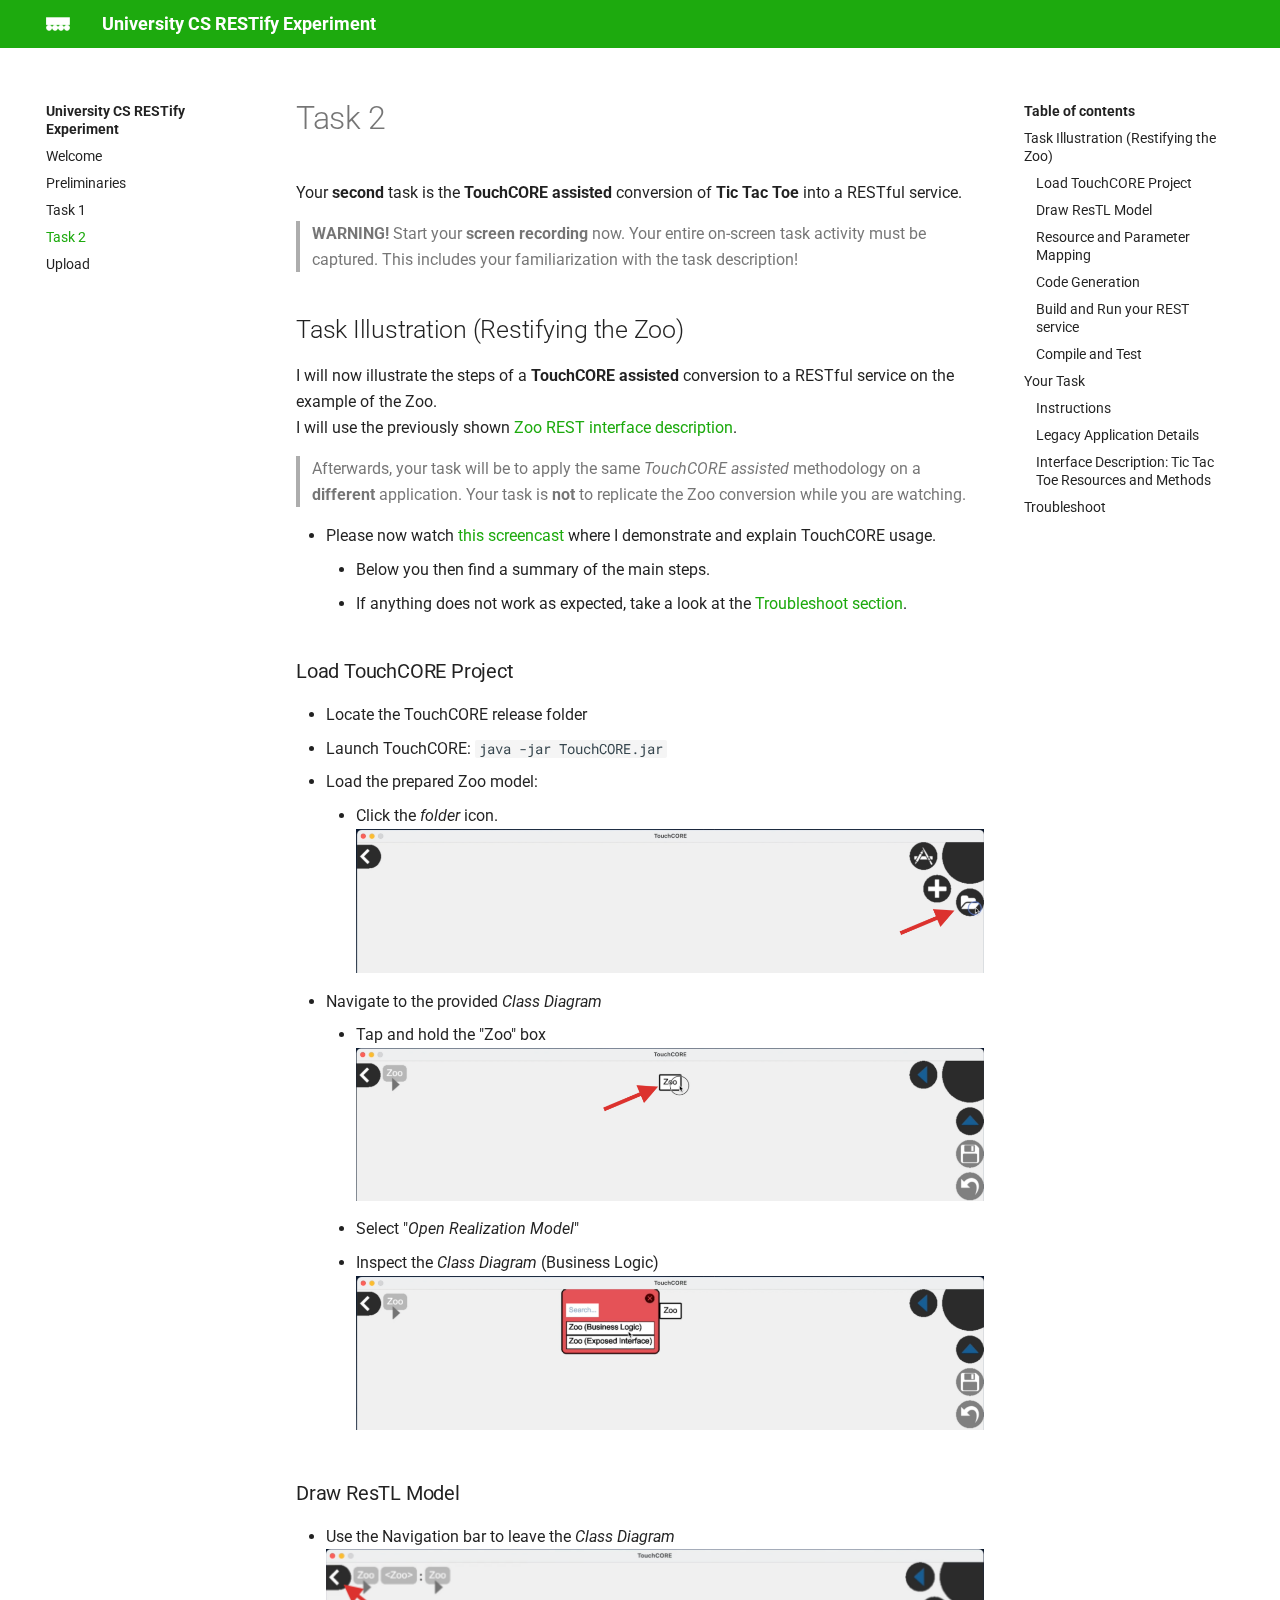
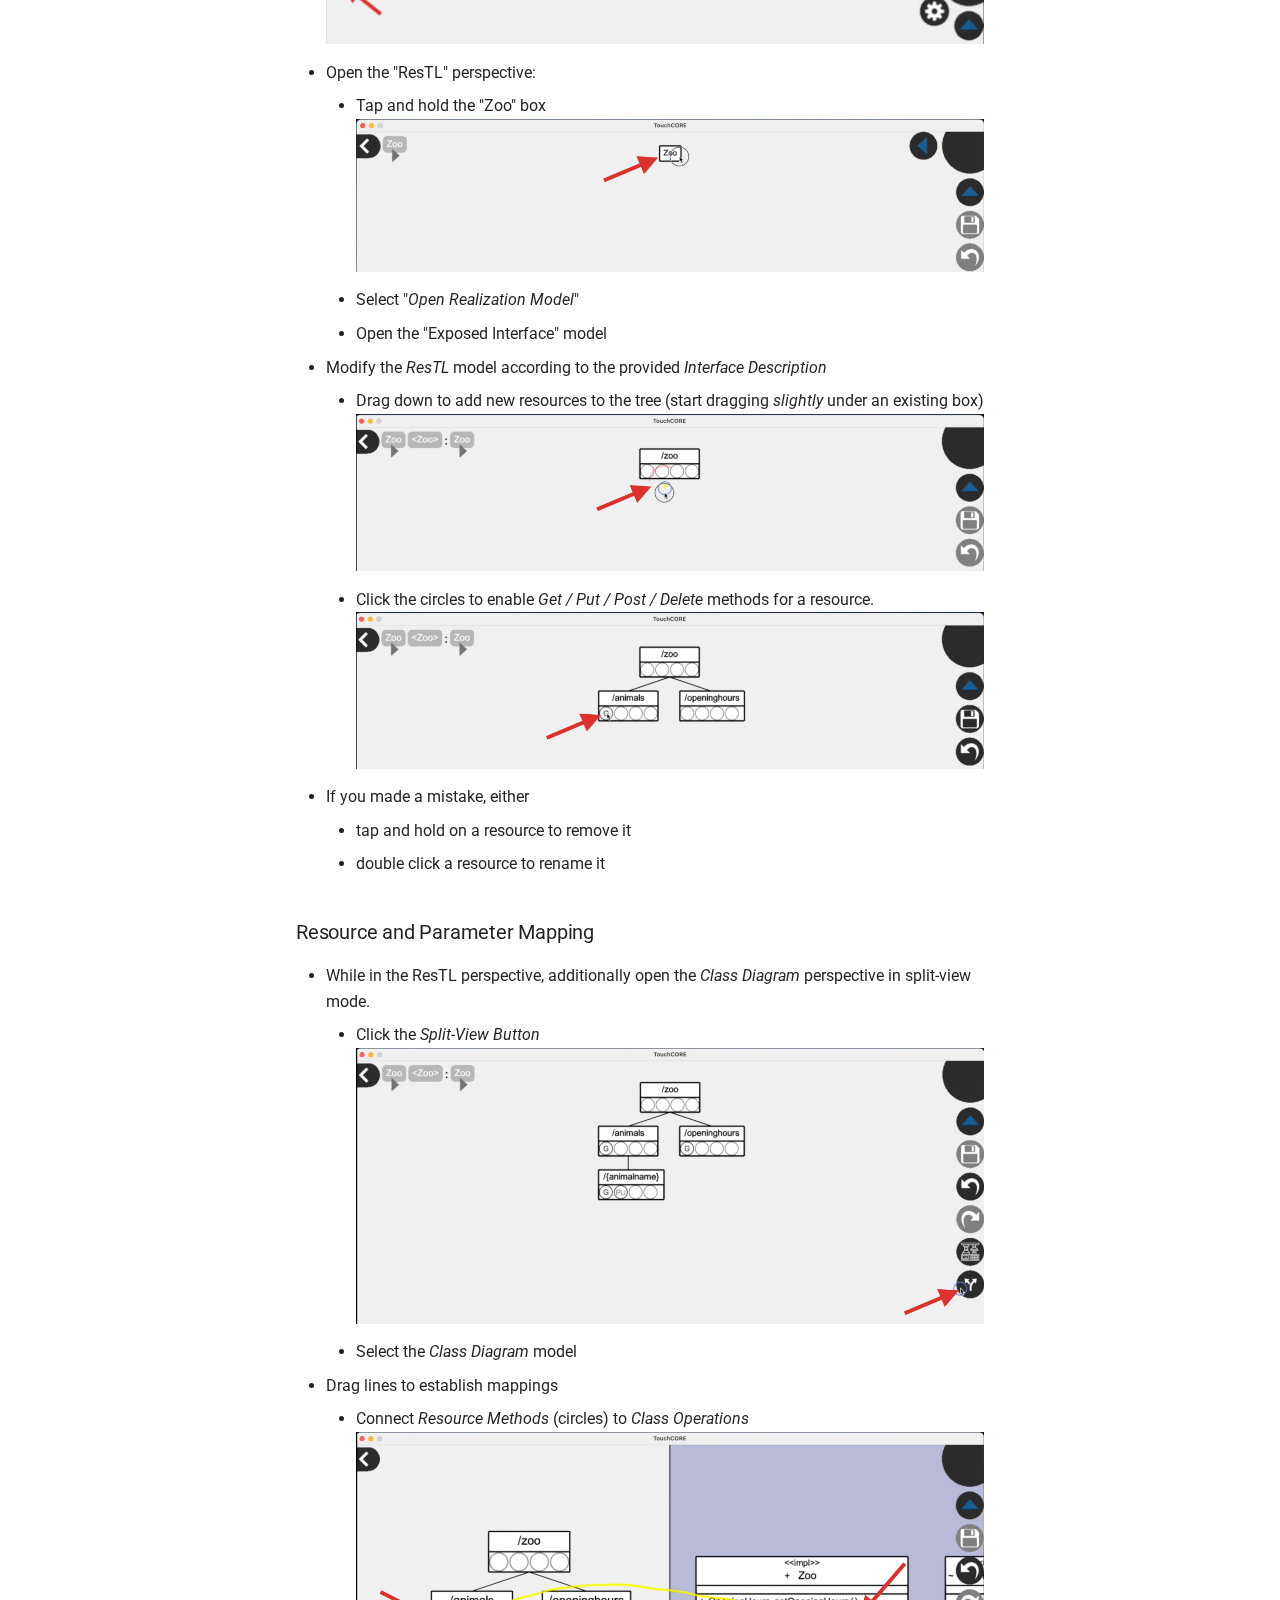
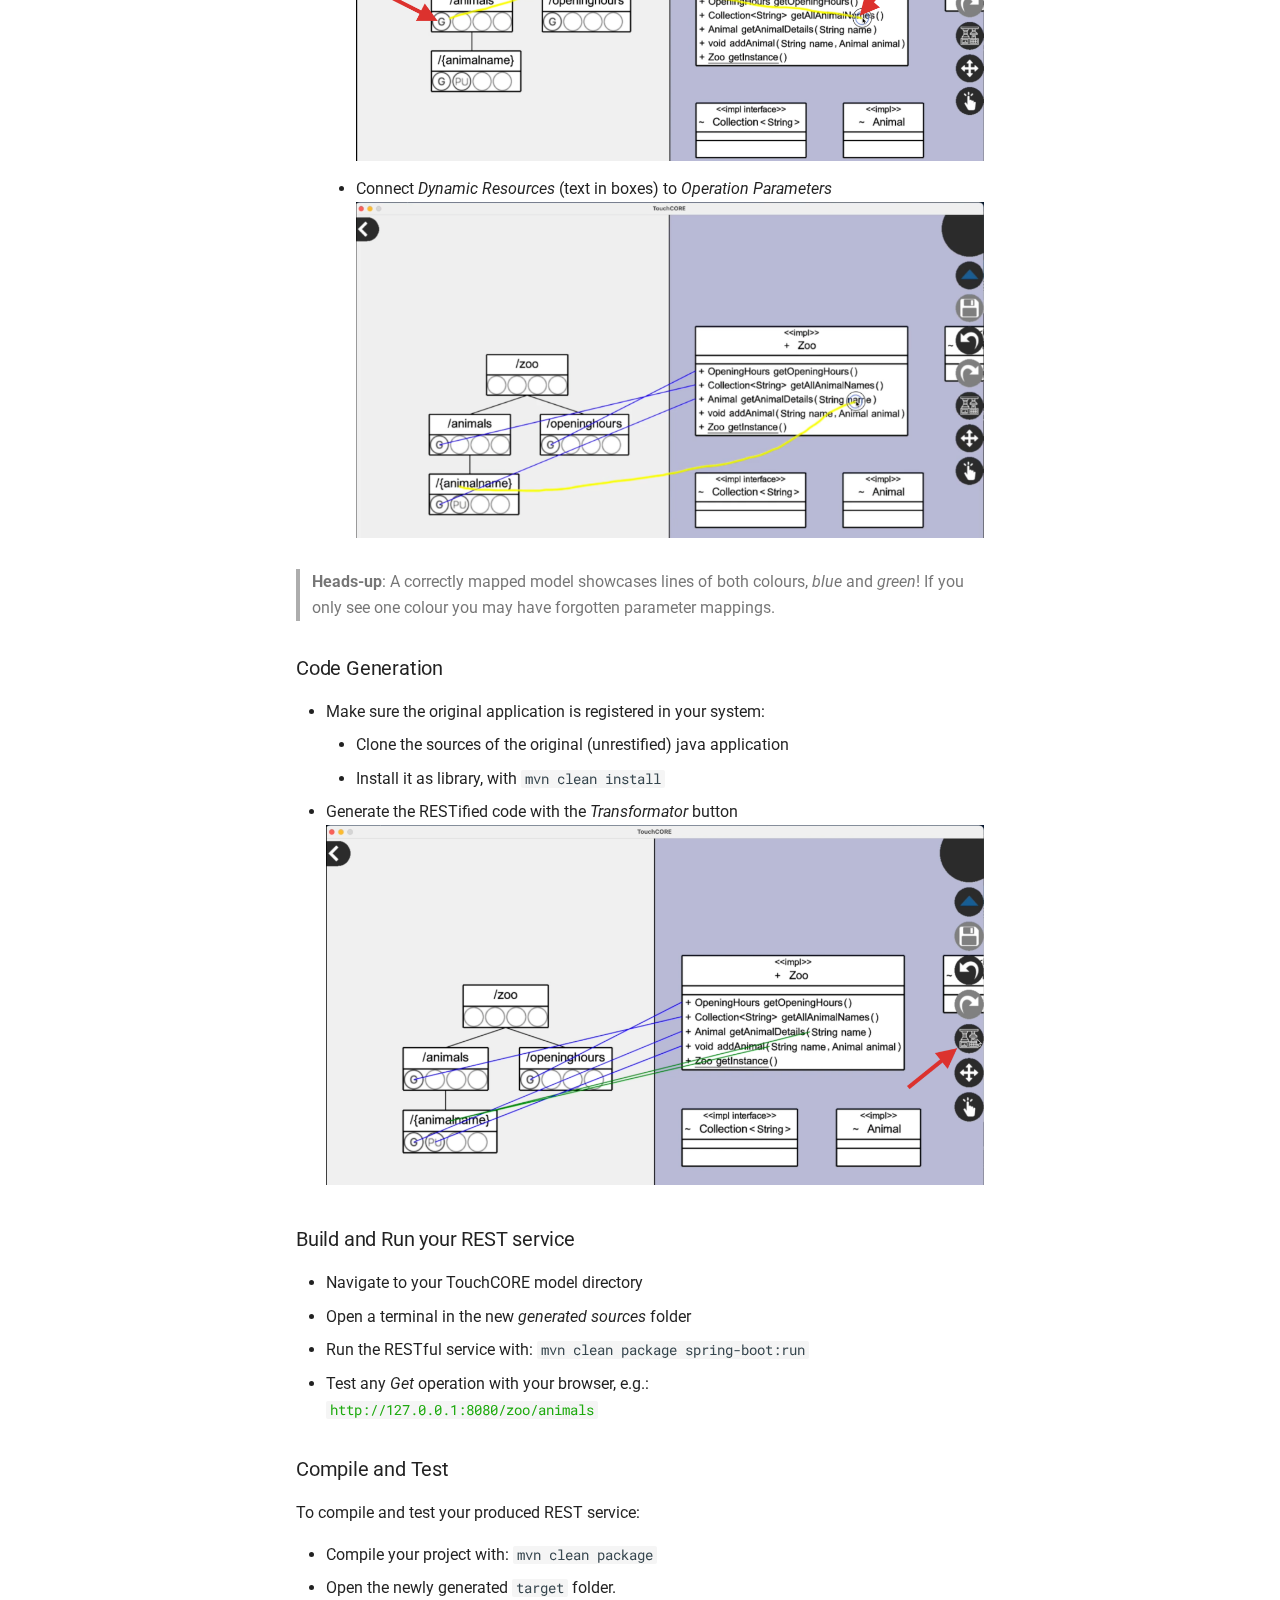
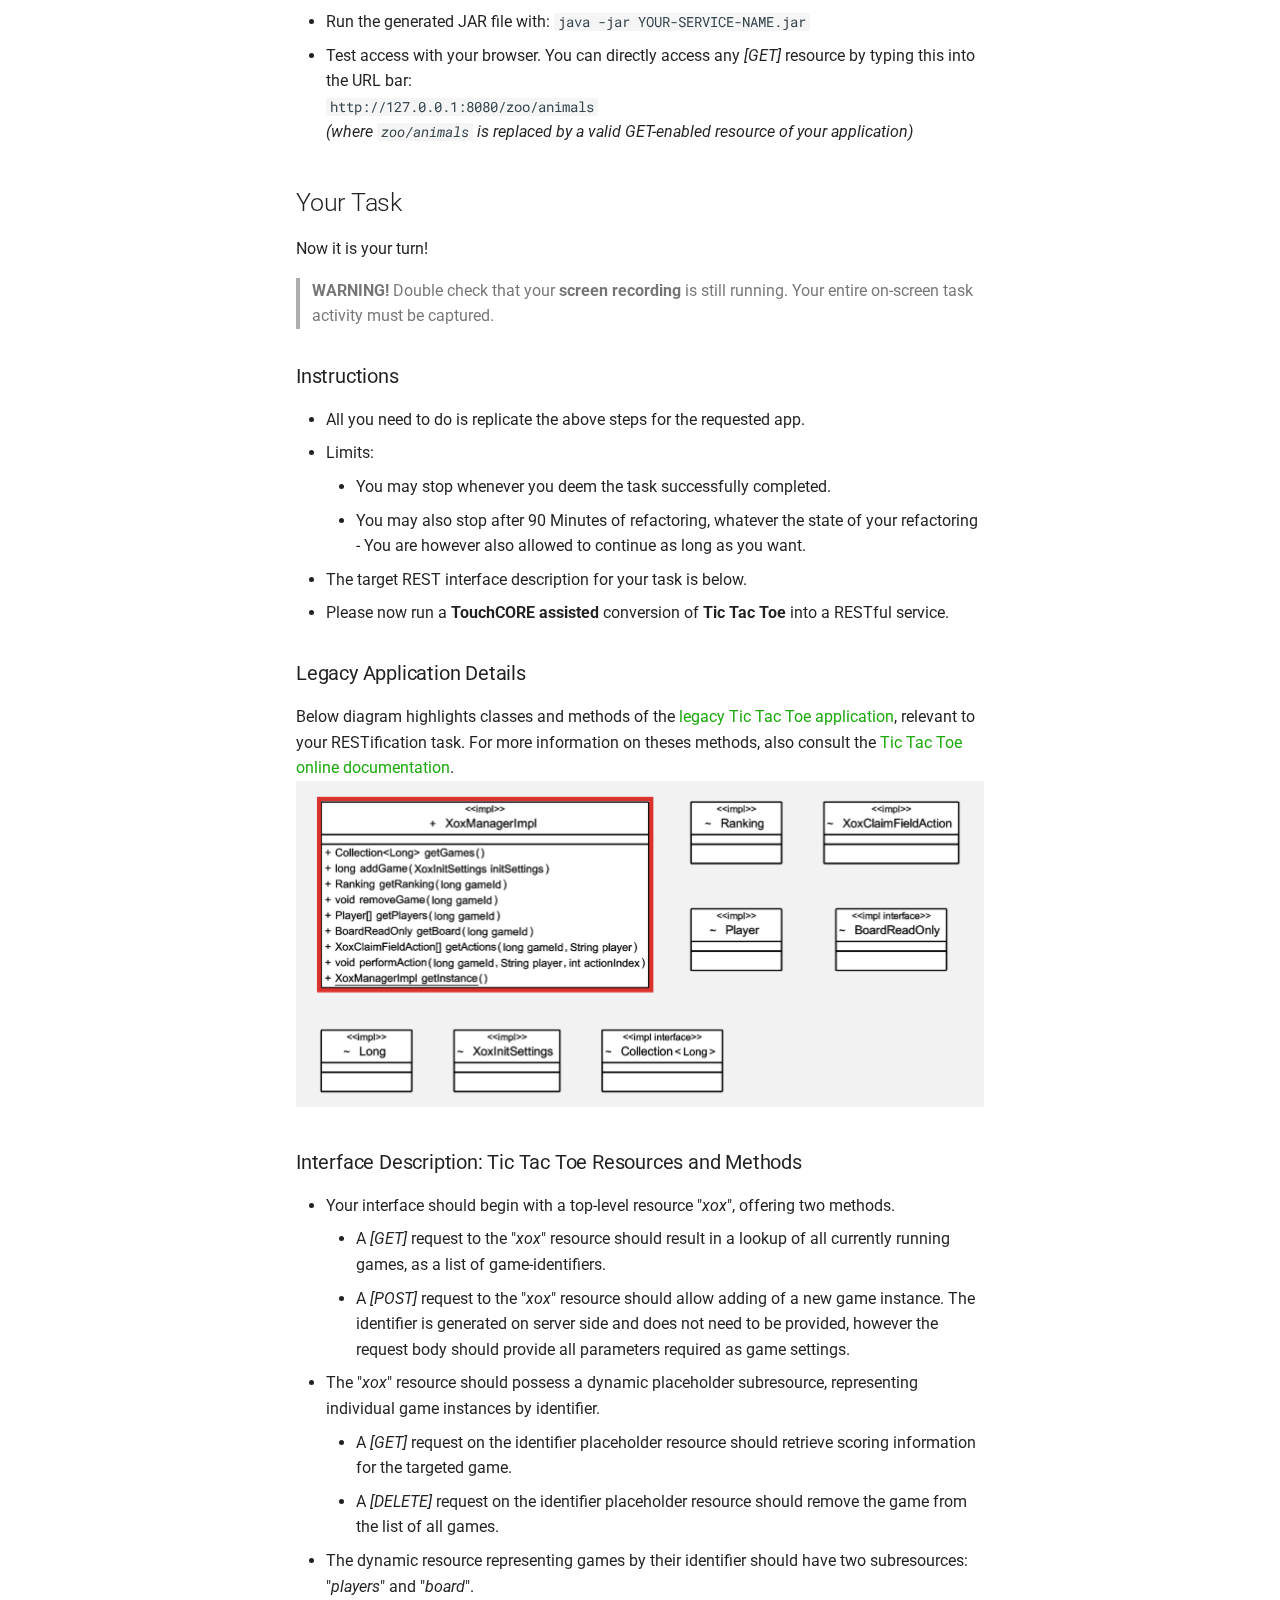
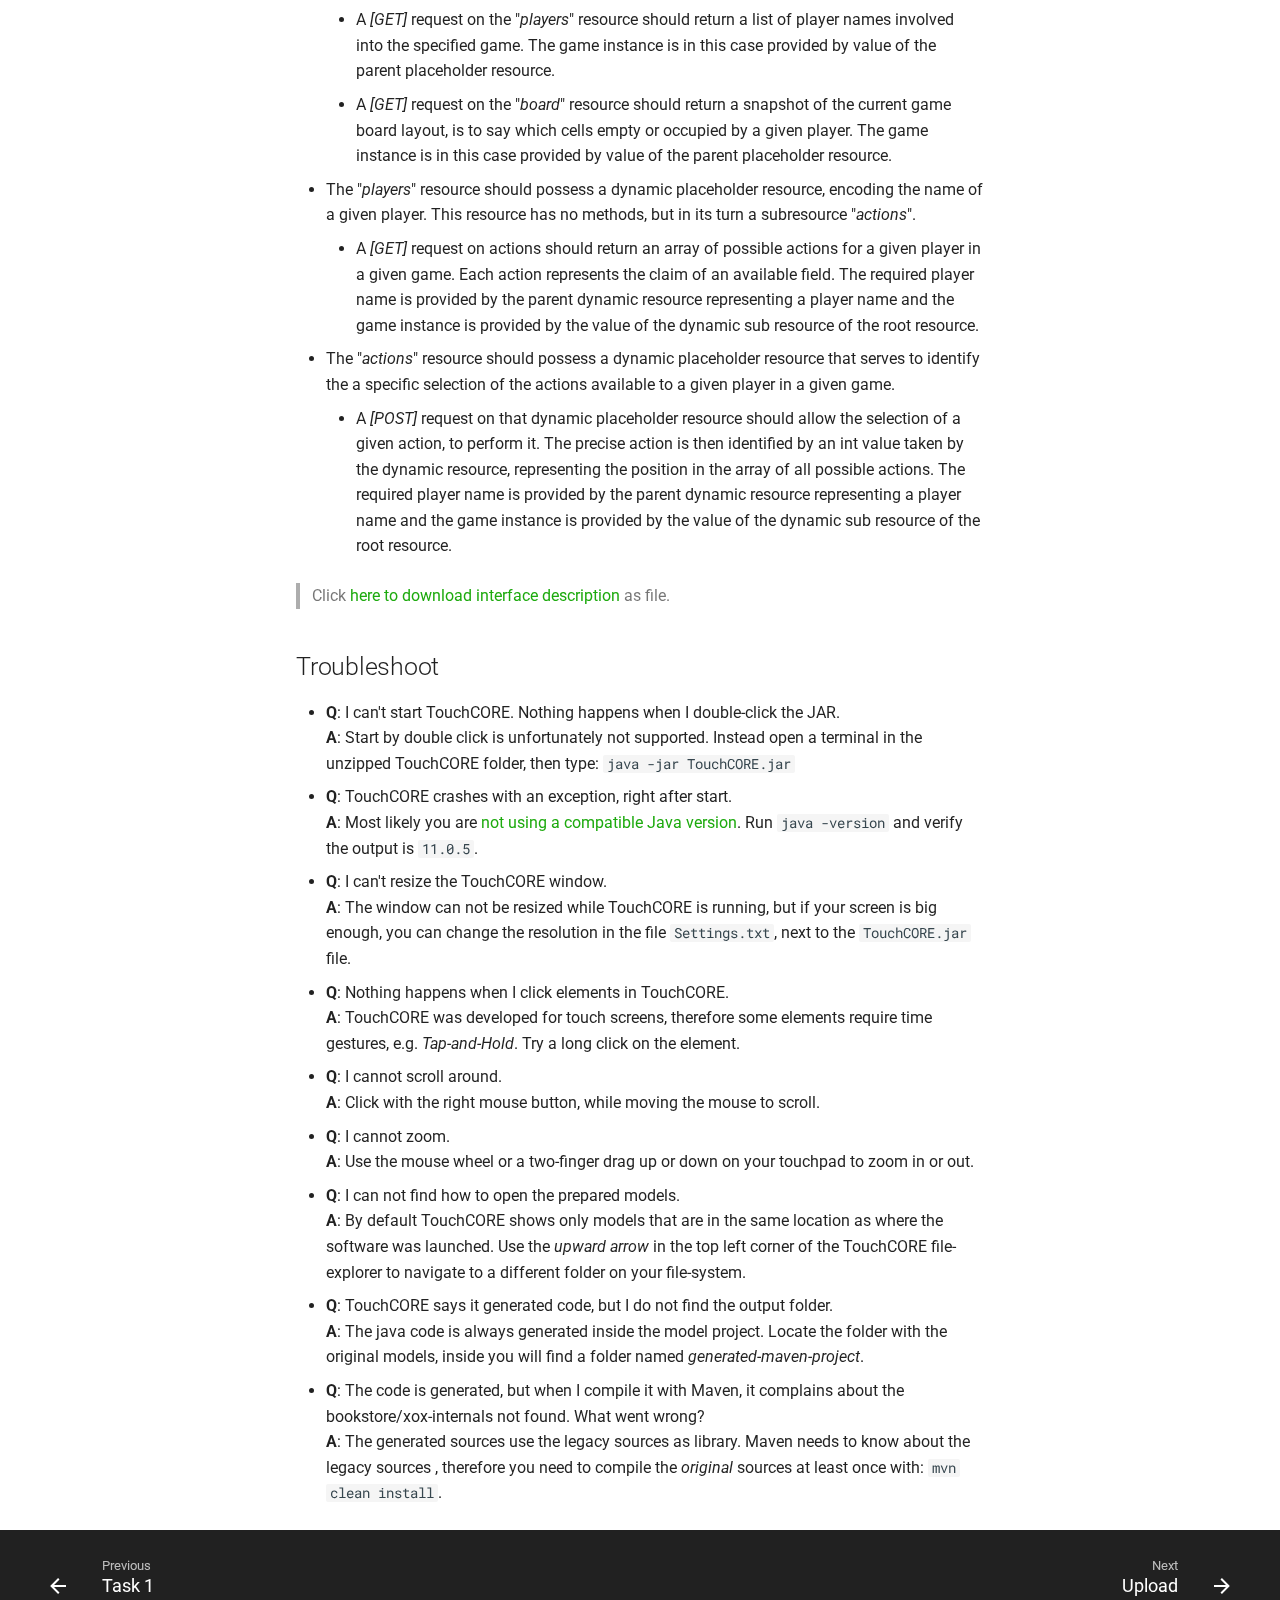
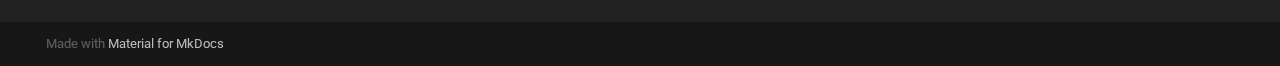
<file: task2/index.html>
<!doctype html>
<html lang="en" class="no-js">
  <head>
    
      <meta charset="utf-8">
      <meta name="viewport" content="width=device-width,initial-scale=1">
      
      
      
        <link rel="canonical" href="https://www.cs.university.country/~secretidentifier/restify/task2/">
      
      <link rel="icon" href="../assets/images/favicon.png">
      <meta name="generator" content="mkdocs-1.2.3, mkdocs-material-8.2.5">
    
    
      
        <title>Task 2 - University CS RESTify Experiment</title>
      
    
    
      <link rel="stylesheet" href="../assets/stylesheets/main.2d9f7617.min.css">
      
        
        <link rel="stylesheet" href="../assets/stylesheets/palette.e6a45f82.min.css">
        
      
    
    
    
      
        
        
        <link rel="preconnect" href="https://fonts.gstatic.com" crossorigin>
        <link rel="stylesheet" href="https://fonts.googleapis.com/css?family=Roboto:300,300i,400,400i,700,700i%7CRoboto+Mono:400,400i,700,700i&display=fallback">
        <style>:root{--md-text-font:"Roboto";--md-code-font:"Roboto Mono"}</style>
      
    
    
      <link rel="stylesheet" href="../stylesheets/extra.css">
    
    <script>__md_scope=new URL("..",location),__md_get=(e,_=localStorage,t=__md_scope)=>JSON.parse(_.getItem(t.pathname+"."+e)),__md_set=(e,_,t=localStorage,a=__md_scope)=>{try{t.setItem(a.pathname+"."+e,JSON.stringify(_))}catch(e){}}</script>
    
      

    
    
  </head>
  
  
    
    
    
    
    
    <body dir="ltr" data-md-color-scheme="university" data-md-color-primary="" data-md-color-accent="red">
  
    
    
    <input class="md-toggle" data-md-toggle="drawer" type="checkbox" id="__drawer" autocomplete="off">
    <input class="md-toggle" data-md-toggle="search" type="checkbox" id="__search" autocomplete="off">
    <label class="md-overlay" for="__drawer"></label>
    <div data-md-component="skip">
      
        
        <a href="#task-2" class="md-skip">
          Skip to content
        </a>
      
    </div>
    <div data-md-component="announce">
      
    </div>
    
    
      

<header class="md-header" data-md-component="header">
  <nav class="md-header__inner md-grid" aria-label="Header">
    <a href=".." title="University CS RESTify Experiment" class="md-header__button md-logo" aria-label="University CS RESTify Experiment" data-md-component="logo">
      
  <img src="../assets/logo.png" alt="logo">

    </a>
    <label class="md-header__button md-icon" for="__drawer">
      <svg xmlns="http://www.w3.org/2000/svg" viewBox="0 0 24 24"><path d="M3 6h18v2H3V6m0 5h18v2H3v-2m0 5h18v2H3v-2z"/></svg>
    </label>
    <div class="md-header__title" data-md-component="header-title">
      <div class="md-header__ellipsis">
        <div class="md-header__topic">
          <span class="md-ellipsis">
            University CS RESTify Experiment
          </span>
        </div>
        <div class="md-header__topic" data-md-component="header-topic">
          <span class="md-ellipsis">
            
              Task 2
            
          </span>
        </div>
      </div>
    </div>
    
    
    
      <label class="md-header__button md-icon" for="__search">
        <svg xmlns="http://www.w3.org/2000/svg" viewBox="0 0 24 24"><path d="M9.5 3A6.5 6.5 0 0 1 16 9.5c0 1.61-.59 3.09-1.56 4.23l.27.27h.79l5 5-1.5 1.5-5-5v-.79l-.27-.27A6.516 6.516 0 0 1 9.5 16 6.5 6.5 0 0 1 3 9.5 6.5 6.5 0 0 1 9.5 3m0 2C7 5 5 7 5 9.5S7 14 9.5 14 14 12 14 9.5 12 5 9.5 5z"/></svg>
      </label>
      <div class="md-search" data-md-component="search" role="dialog">
  <label class="md-search__overlay" for="__search"></label>
  <div class="md-search__inner" role="search">
    <form class="md-search__form" name="search">
      <input type="text" class="md-search__input" name="query" aria-label="Search" placeholder="Search" autocapitalize="off" autocorrect="off" autocomplete="off" spellcheck="false" data-md-component="search-query" required>
      <label class="md-search__icon md-icon" for="__search">
        <svg xmlns="http://www.w3.org/2000/svg" viewBox="0 0 24 24"><path d="M9.5 3A6.5 6.5 0 0 1 16 9.5c0 1.61-.59 3.09-1.56 4.23l.27.27h.79l5 5-1.5 1.5-5-5v-.79l-.27-.27A6.516 6.516 0 0 1 9.5 16 6.5 6.5 0 0 1 3 9.5 6.5 6.5 0 0 1 9.5 3m0 2C7 5 5 7 5 9.5S7 14 9.5 14 14 12 14 9.5 12 5 9.5 5z"/></svg>
        <svg xmlns="http://www.w3.org/2000/svg" viewBox="0 0 24 24"><path d="M20 11v2H8l5.5 5.5-1.42 1.42L4.16 12l7.92-7.92L13.5 5.5 8 11h12z"/></svg>
      </label>
      <nav class="md-search__options" aria-label="Search">
        
        <button type="reset" class="md-search__icon md-icon" aria-label="Clear" tabindex="-1">
          <svg xmlns="http://www.w3.org/2000/svg" viewBox="0 0 24 24"><path d="M19 6.41 17.59 5 12 10.59 6.41 5 5 6.41 10.59 12 5 17.59 6.41 19 12 13.41 17.59 19 19 17.59 13.41 12 19 6.41z"/></svg>
        </button>
      </nav>
      
    </form>
    <div class="md-search__output">
      <div class="md-search__scrollwrap" data-md-scrollfix>
        <div class="md-search-result" data-md-component="search-result">
          <div class="md-search-result__meta">
            Initializing search
          </div>
          <ol class="md-search-result__list"></ol>
        </div>
      </div>
    </div>
  </div>
</div>
    
    
  </nav>
  
</header>
    
    <div class="md-container" data-md-component="container">
      
      
        
          
        
      
      <main class="md-main" data-md-component="main">
        <div class="md-main__inner md-grid">
          
            
              
              <div class="md-sidebar md-sidebar--primary" data-md-component="sidebar" data-md-type="navigation" >
                <div class="md-sidebar__scrollwrap">
                  <div class="md-sidebar__inner">
                    


<nav class="md-nav md-nav--primary" aria-label="Navigation" data-md-level="0">
  <label class="md-nav__title" for="__drawer">
    <a href=".." title="University CS RESTify Experiment" class="md-nav__button md-logo" aria-label="University CS RESTify Experiment" data-md-component="logo">
      
  <img src="../assets/logo.png" alt="logo">

    </a>
    University CS RESTify Experiment
  </label>
  
  <ul class="md-nav__list" data-md-scrollfix>
    
      
      
      

  
  
  
    <li class="md-nav__item">
      <a href=".." class="md-nav__link">
        Welcome
      </a>
    </li>
  

    
      
      
      

  
  
  
    <li class="md-nav__item">
      <a href="../preliminaries/" class="md-nav__link">
        Preliminaries
      </a>
    </li>
  

    
      
      
      

  
  
  
    <li class="md-nav__item">
      <a href="../task1/" class="md-nav__link">
        Task 1
      </a>
    </li>
  

    
      
      
      

  
  
    
  
  
    <li class="md-nav__item md-nav__item--active">
      
      <input class="md-nav__toggle md-toggle" data-md-toggle="toc" type="checkbox" id="__toc">
      
      
        
      
      
        <label class="md-nav__link md-nav__link--active" for="__toc">
          Task 2
          <span class="md-nav__icon md-icon"></span>
        </label>
      
      <a href="./" class="md-nav__link md-nav__link--active">
        Task 2
      </a>
      
        

<nav class="md-nav md-nav--secondary" aria-label="Table of contents">
  
  
  
    
  
  
    <label class="md-nav__title" for="__toc">
      <span class="md-nav__icon md-icon"></span>
      Table of contents
    </label>
    <ul class="md-nav__list" data-md-component="toc" data-md-scrollfix>
      
        <li class="md-nav__item">
  <a href="#task-illustration-restifying-the-zoo" class="md-nav__link">
    Task Illustration (Restifying the Zoo)
  </a>
  
    <nav class="md-nav" aria-label="Task Illustration (Restifying the Zoo)">
      <ul class="md-nav__list">
        
          <li class="md-nav__item">
  <a href="#load-touchcore-project" class="md-nav__link">
    Load TouchCORE Project
  </a>
  
</li>
        
          <li class="md-nav__item">
  <a href="#draw-restl-model" class="md-nav__link">
    Draw ResTL Model
  </a>
  
</li>
        
          <li class="md-nav__item">
  <a href="#resource-and-parameter-mapping" class="md-nav__link">
    Resource and Parameter Mapping
  </a>
  
</li>
        
          <li class="md-nav__item">
  <a href="#code-generation" class="md-nav__link">
    Code Generation
  </a>
  
</li>
        
          <li class="md-nav__item">
  <a href="#build-and-run-your-rest-service" class="md-nav__link">
    Build and Run your REST service
  </a>
  
</li>
        
          <li class="md-nav__item">
  <a href="#compile-and-test" class="md-nav__link">
    Compile and Test
  </a>
  
</li>
        
      </ul>
    </nav>
  
</li>
      
        <li class="md-nav__item">
  <a href="#your-task" class="md-nav__link">
    Your Task
  </a>
  
    <nav class="md-nav" aria-label="Your Task">
      <ul class="md-nav__list">
        
          <li class="md-nav__item">
  <a href="#instructions" class="md-nav__link">
    Instructions
  </a>
  
</li>
        
          <li class="md-nav__item">
  <a href="#legacy-application-details" class="md-nav__link">
    Legacy Application Details
  </a>
  
</li>
        
          <li class="md-nav__item">
  <a href="#interface-description-tic-tac-toe-resources-and-methods" class="md-nav__link">
    Interface Description: Tic Tac Toe Resources and Methods
  </a>
  
</li>
        
      </ul>
    </nav>
  
</li>
      
        <li class="md-nav__item">
  <a href="#troubleshoot" class="md-nav__link">
    Troubleshoot
  </a>
  
</li>
      
    </ul>
  
</nav>
      
    </li>
  

    
      
      
      

  
  
  
    <li class="md-nav__item">
      <a href="../upload/" class="md-nav__link">
        Upload
      </a>
    </li>
  

    
  </ul>
</nav>
                  </div>
                </div>
              </div>
            
            
              
              <div class="md-sidebar md-sidebar--secondary" data-md-component="sidebar" data-md-type="toc" >
                <div class="md-sidebar__scrollwrap">
                  <div class="md-sidebar__inner">
                    

<nav class="md-nav md-nav--secondary" aria-label="Table of contents">
  
  
  
    
  
  
    <label class="md-nav__title" for="__toc">
      <span class="md-nav__icon md-icon"></span>
      Table of contents
    </label>
    <ul class="md-nav__list" data-md-component="toc" data-md-scrollfix>
      
        <li class="md-nav__item">
  <a href="#task-illustration-restifying-the-zoo" class="md-nav__link">
    Task Illustration (Restifying the Zoo)
  </a>
  
    <nav class="md-nav" aria-label="Task Illustration (Restifying the Zoo)">
      <ul class="md-nav__list">
        
          <li class="md-nav__item">
  <a href="#load-touchcore-project" class="md-nav__link">
    Load TouchCORE Project
  </a>
  
</li>
        
          <li class="md-nav__item">
  <a href="#draw-restl-model" class="md-nav__link">
    Draw ResTL Model
  </a>
  
</li>
        
          <li class="md-nav__item">
  <a href="#resource-and-parameter-mapping" class="md-nav__link">
    Resource and Parameter Mapping
  </a>
  
</li>
        
          <li class="md-nav__item">
  <a href="#code-generation" class="md-nav__link">
    Code Generation
  </a>
  
</li>
        
          <li class="md-nav__item">
  <a href="#build-and-run-your-rest-service" class="md-nav__link">
    Build and Run your REST service
  </a>
  
</li>
        
          <li class="md-nav__item">
  <a href="#compile-and-test" class="md-nav__link">
    Compile and Test
  </a>
  
</li>
        
      </ul>
    </nav>
  
</li>
      
        <li class="md-nav__item">
  <a href="#your-task" class="md-nav__link">
    Your Task
  </a>
  
    <nav class="md-nav" aria-label="Your Task">
      <ul class="md-nav__list">
        
          <li class="md-nav__item">
  <a href="#instructions" class="md-nav__link">
    Instructions
  </a>
  
</li>
        
          <li class="md-nav__item">
  <a href="#legacy-application-details" class="md-nav__link">
    Legacy Application Details
  </a>
  
</li>
        
          <li class="md-nav__item">
  <a href="#interface-description-tic-tac-toe-resources-and-methods" class="md-nav__link">
    Interface Description: Tic Tac Toe Resources and Methods
  </a>
  
</li>
        
      </ul>
    </nav>
  
</li>
      
        <li class="md-nav__item">
  <a href="#troubleshoot" class="md-nav__link">
    Troubleshoot
  </a>
  
</li>
      
    </ul>
  
</nav>
                  </div>
                </div>
              </div>
            
          
          <div class="md-content" data-md-component="content">
            <article class="md-content__inner md-typeset">
              
                


<h1 id="task-2">Task 2</h1>
<p>Your <strong>second</strong> task is the <strong>TouchCORE assisted</strong> conversion of <strong>Tic Tac Toe</strong> into a RESTful service.</p>
<blockquote>
<p><strong>WARNING!</strong> Start your <strong>screen recording</strong> now. Your entire on-screen task activity must be captured. This includes your familiarization with the task description!</p>
</blockquote>
<h2 id="task-illustration-restifying-the-zoo">Task Illustration (Restifying the Zoo)</h2>
<p>I will now illustrate the steps of a <strong>TouchCORE assisted</strong> conversion to a RESTful service on the example of the Zoo.<br />
I will use the previously shown <a href="../interface-zoo.txt">Zoo REST interface description</a>.</p>
<blockquote>
<p>Afterwards, your task will be to apply the same <em>TouchCORE assisted</em> methodology on a <strong>different</strong> application. Your task is <strong>not</strong> to replicate the Zoo conversion while you are watching.</p>
</blockquote>
<ul>
<li>Please now watch <a href="../../../restifyvideos/TouchCORE-1080p.mp4">this screencast</a> where I demonstrate and explain TouchCORE usage.<ul>
<li>Below you then find a summary of the main steps.</li>
<li>If anything does not work as expected, take a look at the <a href="#troubleshoot">Troubleshoot section</a>.</li>
</ul>
</li>
</ul>
<h3 id="load-touchcore-project">Load TouchCORE Project</h3>
<ul>
<li>Locate the TouchCORE release folder</li>
<li>Launch TouchCORE: <code>java -jar TouchCORE.jar</code></li>
<li>Load the prepared Zoo model:<ul>
<li>Click the <em>folder</em> icon.<br />
<img alt="folder" src="../captures/touchcoreui/folder.png" /></li>
</ul>
</li>
<li>Navigate to the provided <em>Class Diagram</em><ul>
<li>Tap and hold the "Zoo" box<br />
<img alt="openmodel" src="../captures/touchcoreui/openmodel.png" /></li>
<li>Select "<em>Open Realization Model</em>"</li>
<li>Inspect the <em>Class Diagram</em> (Business Logic)<br />
<img alt="bl" src="../captures/touchcoreui/businesslogic.png" /></li>
</ul>
</li>
</ul>
<h3 id="draw-restl-model">Draw ResTL Model</h3>
<ul>
<li>Use the Navigation bar to leave the <em>Class Diagram</em><br />
<img alt="navbar" src="../captures/touchcoreui/navbar.png" /></li>
<li>Open the "ResTL" perspective:<ul>
<li>Tap and hold the "Zoo" box<br />
<img alt="openmodel" src="../captures/touchcoreui/openmodel.png" /></li>
<li>Select "<em>Open Realization Model</em>"</li>
<li>Open the "Exposed Interface" model</li>
</ul>
</li>
<li>Modify the <em>ResTL</em> model according to the provided <em>Interface Description</em><ul>
<li>Drag down to add new resources to the tree (start dragging <em>slightly</em> under an existing box)<br />
<img alt="addresource" src="../captures/touchcoreui/addresource.png" /></li>
<li>Click the circles to enable <em>Get / Put / Post / Delete</em> methods for a resource.<br />
<img alt="addmethod" src="../captures/touchcoreui/addmethod.png" /></li>
</ul>
</li>
<li>If you made a mistake, either<ul>
<li>tap and hold on a resource to remove it</li>
<li>double click a resource to rename it</li>
</ul>
</li>
</ul>
<h3 id="resource-and-parameter-mapping">Resource and Parameter Mapping</h3>
<ul>
<li>While in the ResTL perspective, additionally open the <em>Class Diagram</em> perspective in split-view mode.<ul>
<li>Click the <em>Split-View Button</em> 
<img alt="splitview" src="../captures/touchcoreui/splitview.png" /></li>
<li>Select the <em>Class Diagram</em> model</li>
</ul>
</li>
<li>Drag lines to establish mappings<ul>
<li>Connect <em>Resource Methods</em> (circles) to <em>Class Operations</em>
<img alt="map" src="../captures/touchcoreui/map.png" /></li>
<li>Connect <em>Dynamic Resources</em> (text in boxes) to <em>Operation Parameters</em><br />
<img alt="parammap" src="../captures/touchcoreui/parammap.png" /></li>
</ul>
</li>
</ul>
<blockquote>
<p><strong>Heads-up</strong>: A correctly mapped model showcases lines of both colours, <em>blue</em> and <em>green</em>! If you only see one colour you may have forgotten parameter mappings.</p>
</blockquote>
<h3 id="code-generation">Code Generation</h3>
<ul>
<li>Make sure the original application is registered in your system:<ul>
<li>Clone the sources of the original (unrestified) java application</li>
<li>Install it as library, with <code>mvn clean install</code></li>
</ul>
</li>
<li>Generate the RESTified code with the <em>Transformator</em> button<br />
<img alt="trafo" src="../captures/touchcoreui/generate.png" /></li>
</ul>
<h3 id="build-and-run-your-rest-service">Build and Run your REST service</h3>
<ul>
<li>Navigate to your TouchCORE model directory</li>
<li>Open a terminal in the new <em>generated sources</em> folder</li>
<li>Run the RESTful service with: <code>mvn clean package spring-boot:run</code></li>
<li>Test any <em>Get</em> operation with your browser, e.g.:<br />
<a href="http://127.0.0.1:8080/"><code>http://127.0.0.1:8080/zoo/animals</code></a></li>
</ul>
<h3 id="compile-and-test">Compile and Test</h3>
<p>To compile and test your produced REST service:</p>
<ul>
<li>Compile your project with: <code>mvn clean package</code></li>
<li>Open the newly generated <code>target</code> folder.</li>
<li>Run the generated JAR file with: <code>java -jar YOUR-SERVICE-NAME.jar</code></li>
<li>Test access with your browser. You can directly access any <em>[GET]</em> resource by typing this into the URL bar:<br />
<code>http://127.0.0.1:8080/zoo/animals</code><br />
<em>(where <code>zoo/animals</code> is replaced by a valid GET-enabled resource of your application)</em></li>
</ul>
<h2 id="your-task">Your Task</h2>
<p>Now it is your turn! </p>
<blockquote>
<p><strong>WARNING!</strong> Double check that your <strong>screen recording</strong> is still running. Your entire on-screen task activity must be captured.</p>
</blockquote>
<h3 id="instructions">Instructions</h3>
<ul>
<li>All you need to do is replicate the above steps for the requested app.</li>
<li>Limits:<ul>
<li>You may stop whenever you deem the task successfully completed.</li>
<li>You may also stop after 90 Minutes of refactoring, whatever the state of your refactoring - You are however also allowed to continue as long as you want.</li>
</ul>
</li>
<li>The target REST interface description for your task is below.</li>
<li>Please now run a
<strong>TouchCORE assisted</strong> conversion of <strong>Tic Tac Toe</strong> into a RESTful service.</li>
</ul>
<h3 id="legacy-application-details">Legacy Application Details</h3>
<p>Below diagram highlights classes and methods of the <a href="https://github.com/anonymous4doubleblinded/XoxInternals">legacy Tic Tac Toe application</a>, relevant to your RESTification task. For more information on theses methods, also consult the <a href="https://anonymous4doubleblinded.github.io/XoxInternals/eu/anonymous4doubleblinded/xoxinternals/package-summary.html">Tic Tac Toe online documentation</a>.<br />
<img alt="xox-classes" src="../captures/xox-bl.png" /></p>
<h3 id="interface-description-tic-tac-toe-resources-and-methods">Interface Description: Tic Tac Toe Resources and Methods</h3>
<ul>
<li>Your interface should begin with a top-level resource "<em>xox</em>", offering two methods.<ul>
<li>A <em>[GET]</em> request to the "<em>xox</em>" resource should result in a lookup of all currently running games, as a list of game-identifiers.</li>
<li>A <em>[POST]</em> request to the "<em>xox</em>" resource should allow adding of a new game instance. The identifier is generated on server side and does not need to be provided, however the request body should provide all parameters required as game settings.</li>
</ul>
</li>
<li>The "<em>xox</em>" resource should possess a dynamic placeholder subresource, representing individual game instances by identifier.<ul>
<li>A <em>[GET]</em> request on the identifier placeholder resource should retrieve scoring information for the targeted game.</li>
<li>A <em>[DELETE]</em> request on the identifier placeholder resource should remove the game from the list of all games.</li>
</ul>
</li>
<li>The dynamic resource representing games by their identifier should have two subresources: "<em>players</em>" and "<em>board</em>".<ul>
<li>A <em>[GET]</em> request on the "<em>players</em>" resource should return a list of player names involved into the specified game. The game instance is in this case provided by value of the parent placeholder resource.</li>
<li>A <em>[GET]</em> request on the "<em>board</em>" resource should return a snapshot of the current game board layout, is to say which cells empty or occupied by a given player. The game instance is in this case provided by value of the parent placeholder resource.</li>
</ul>
</li>
<li>The "<em>players</em>" resource should possess a dynamic placeholder resource, encoding the name of a given player. This resource has no methods, but in its turn a subresource "<em>actions</em>".<ul>
<li>A <em>[GET]</em> request on actions should return an array of possible actions for a given player in a given game. Each action represents the claim of an available field. The required player  name is provided by the parent dynamic resource representing a player name and the game instance is provided by the value of the dynamic sub resource of the root resource.</li>
</ul>
</li>
<li>The "<em>actions</em>" resource should possess a dynamic placeholder resource that serves to identify the a specific selection of the actions available to a given player in a given game.<ul>
<li>A <em>[POST]</em> request on that dynamic placeholder resource should allow the selection of a given action, to perform it. The precise action is then identified by an int value taken by the dynamic resource, representing the position in the array of all possible actions. The required player  name is provided by the parent dynamic resource representing a player name and the game instance is provided by the value of the dynamic sub resource of the root resource.</li>
</ul>
</li>
</ul>
<blockquote>
<p>Click <a href="../interface-xox.txt" download>here to download interface description</a> as file.</p>
</blockquote>
<h2 id="troubleshoot">Troubleshoot</h2>
<ul>
<li><strong>Q</strong>: I can't start TouchCORE. Nothing happens when I double-click the JAR.<br />
<strong>A</strong>: Start by double click is unfortunately not supported. Instead open a terminal in the unzipped TouchCORE folder, then type: <code>java -jar TouchCORE.jar</code></li>
<li><strong>Q</strong>: TouchCORE crashes with an exception, right after start.<br />
<strong>A</strong>: Most likely you are <a href="../preliminaries/#java">not using a compatible Java version</a>. Run <code>java -version</code> and verify the output is <code>11.0.5</code>.</li>
<li><strong>Q</strong>: I can't resize the TouchCORE window.<br />
<strong>A</strong>: The window can not be resized while TouchCORE is running, but if your screen is big enough, you can change the resolution in the file <code>Settings.txt</code>, next to the <code>TouchCORE.jar</code> file.</li>
<li><strong>Q</strong>: Nothing happens when I click elements in TouchCORE.<br />
<strong>A</strong>: TouchCORE was developed for touch screens, therefore some elements require time gestures, e.g. <em>Tap-and-Hold</em>. Try a long click on the element.</li>
<li><strong>Q</strong>: I cannot scroll around.<br />
<strong>A</strong>: Click with the right mouse button, while moving the mouse to scroll.</li>
<li><strong>Q</strong>: I cannot zoom.<br />
<strong>A</strong>: Use the mouse wheel or a two-finger drag up or down on your touchpad to zoom in or out.</li>
<li><strong>Q</strong>: I can not find how to open the prepared models.<br />
<strong>A</strong>: By default TouchCORE shows only models that are in the same location as where the software was launched. Use the <em>upward arrow</em> in the top left corner of the TouchCORE file-explorer to navigate to a different folder on your file-system.</li>
<li><strong>Q</strong>: TouchCORE says it generated code, but I do not find the output folder.<br />
<strong>A</strong>: The java code is always generated inside the model project. Locate the folder with the original models, inside you will find a folder named <em>generated-maven-project</em>.</li>
<li><strong>Q</strong>: The code is generated, but when I compile it with Maven, it complains about the bookstore/xox-internals not found. What went wrong?<br />
<strong>A</strong>: The generated sources use the legacy sources as library. Maven needs to know about the legacy sources , therefore you need to compile the <em>original</em> sources at least once with: <code>mvn clean install</code>.</li>
</ul>

              
            </article>
          </div>
        </div>
        
      </main>
      
        <footer class="md-footer">
  
    <nav class="md-footer__inner md-grid" aria-label="Footer">
      
        
        <a href="../task1/" class="md-footer__link md-footer__link--prev" aria-label="Previous: Task 1" rel="prev">
          <div class="md-footer__button md-icon">
            <svg xmlns="http://www.w3.org/2000/svg" viewBox="0 0 24 24"><path d="M20 11v2H8l5.5 5.5-1.42 1.42L4.16 12l7.92-7.92L13.5 5.5 8 11h12z"/></svg>
          </div>
          <div class="md-footer__title">
            <div class="md-ellipsis">
              <span class="md-footer__direction">
                Previous
              </span>
              Task 1
            </div>
          </div>
        </a>
      
      
        
        <a href="../upload/" class="md-footer__link md-footer__link--next" aria-label="Next: Upload" rel="next">
          <div class="md-footer__title">
            <div class="md-ellipsis">
              <span class="md-footer__direction">
                Next
              </span>
              Upload
            </div>
          </div>
          <div class="md-footer__button md-icon">
            <svg xmlns="http://www.w3.org/2000/svg" viewBox="0 0 24 24"><path d="M4 11v2h12l-5.5 5.5 1.42 1.42L19.84 12l-7.92-7.92L10.5 5.5 16 11H4z"/></svg>
          </div>
        </a>
      
    </nav>
  
  <div class="md-footer-meta md-typeset">
    <div class="md-footer-meta__inner md-grid">
      <div class="md-copyright">
  
  
    Made with
    <a href="https://squidfunk.github.io/mkdocs-material/" target="_blank" rel="noopener">
      Material for MkDocs
    </a>
  
</div>
      
    </div>
  </div>
</footer>
      
    </div>
    <div class="md-dialog" data-md-component="dialog">
      <div class="md-dialog__inner md-typeset"></div>
    </div>
    <script id="__config" type="application/json">{"base": "..", "features": [], "translations": {"clipboard.copy": "Copy to clipboard", "clipboard.copied": "Copied to clipboard", "search.config.lang": "en", "search.config.pipeline": "trimmer, stopWordFilter", "search.config.separator": "[\\s\\-]+", "search.placeholder": "Search", "search.result.placeholder": "Type to start searching", "search.result.none": "No matching documents", "search.result.one": "1 matching document", "search.result.other": "# matching documents", "search.result.more.one": "1 more on this page", "search.result.more.other": "# more on this page", "search.result.term.missing": "Missing", "select.version.title": "Select version"}, "search": "../assets/javascripts/workers/search.bd0b6b67.min.js"}</script>
    
    
      <script src="../assets/javascripts/bundle.467223ff.min.js"></script>
      
    
  </body>
</html>
</file>
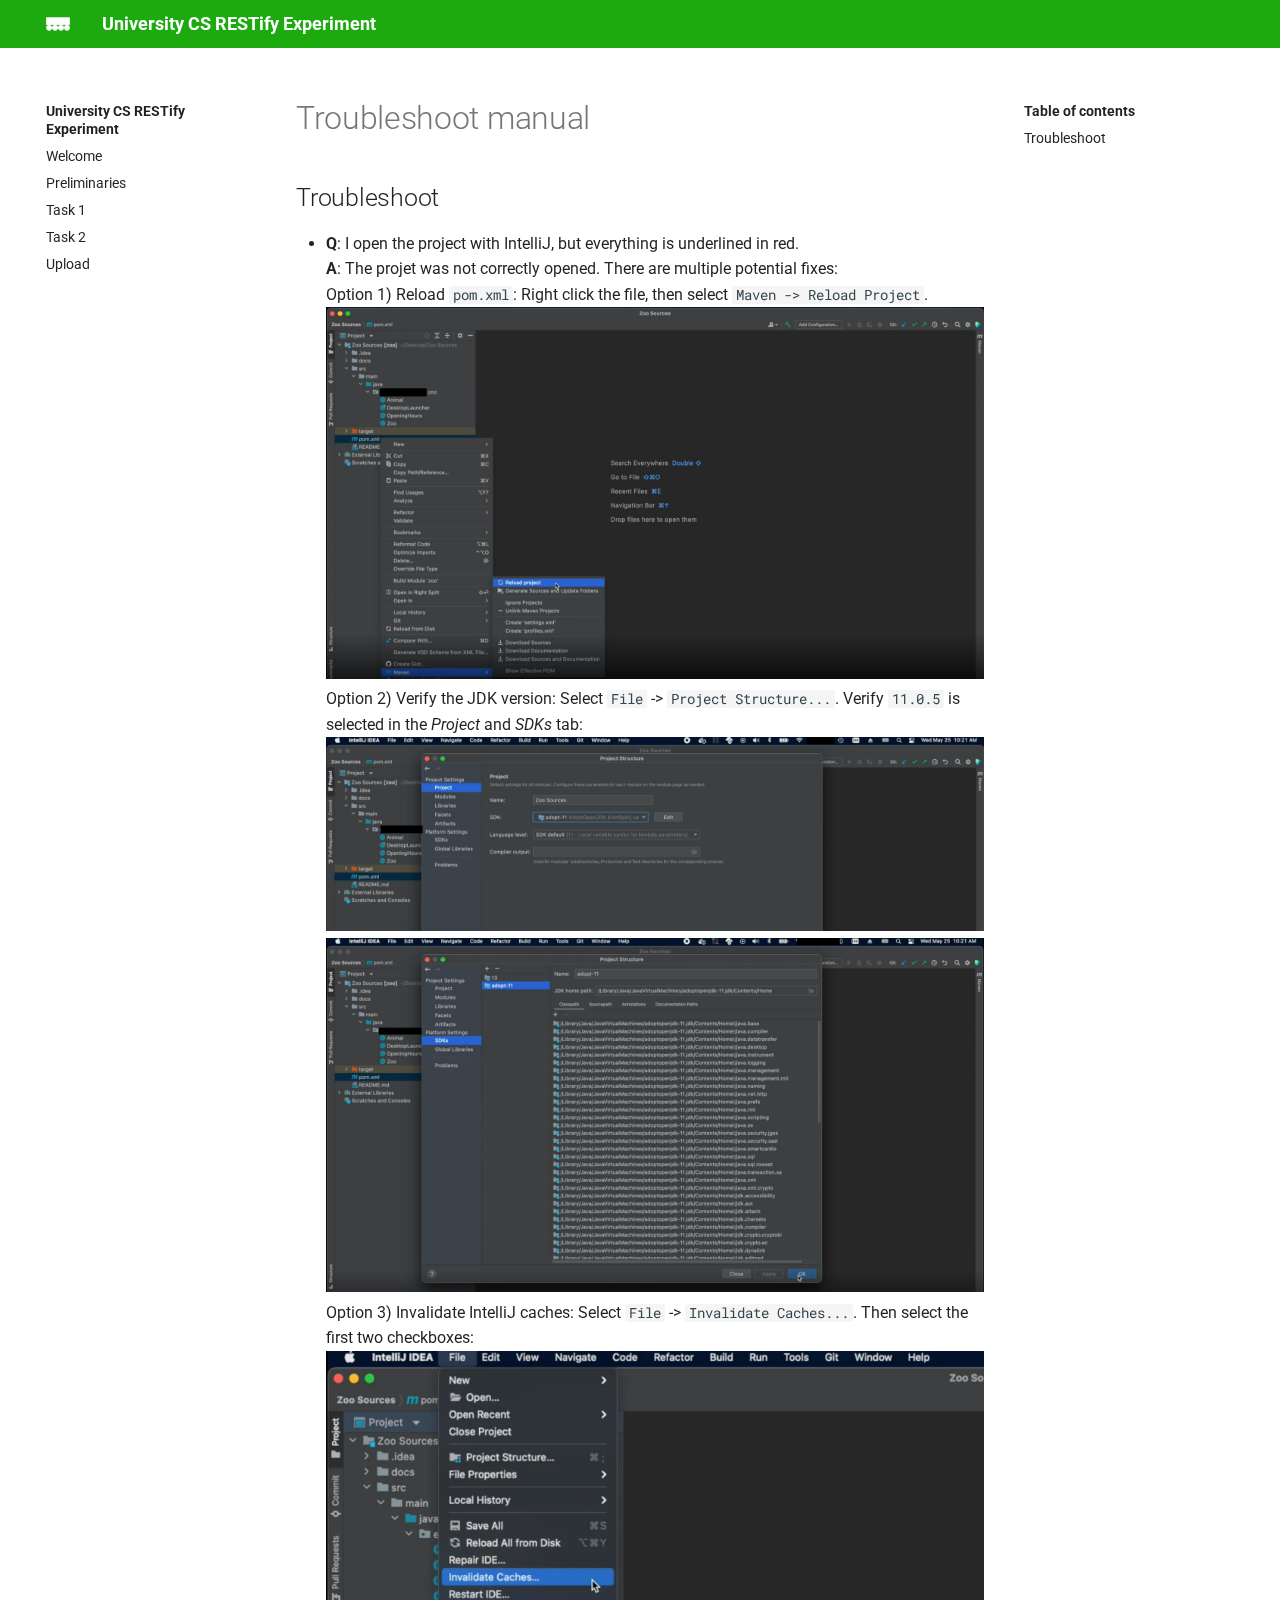
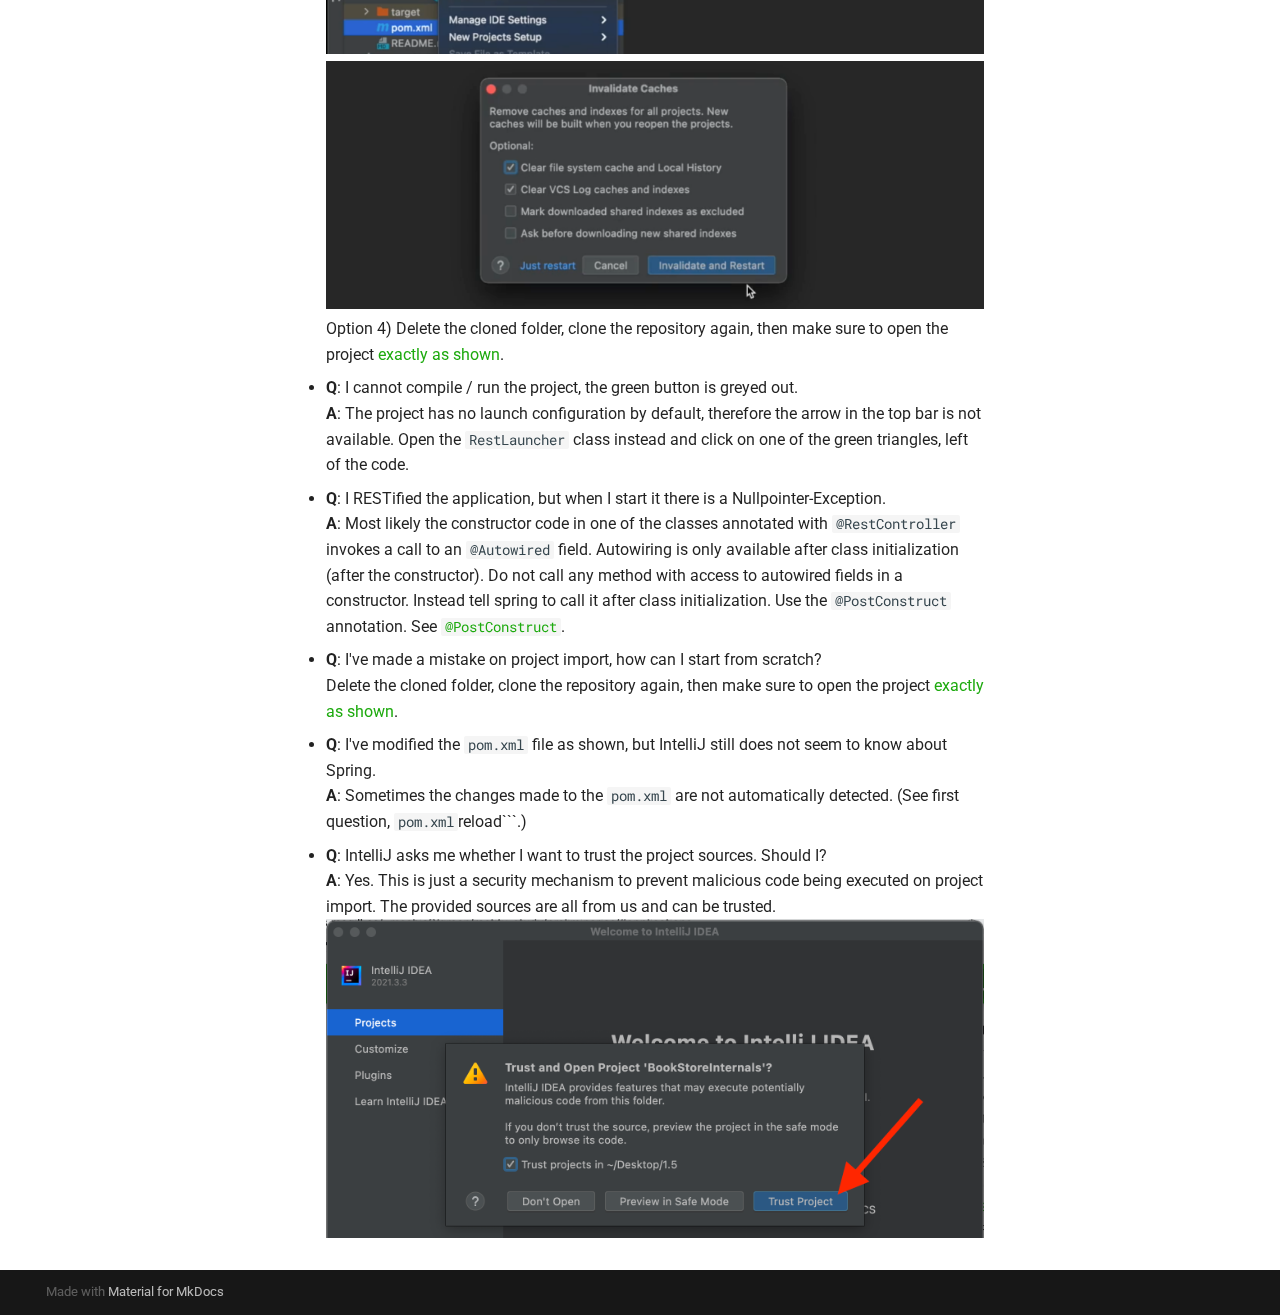
<file: troubleshoot-manual/index.html>
<!doctype html>
<html lang="en" class="no-js">
  <head>
    
      <meta charset="utf-8">
      <meta name="viewport" content="width=device-width,initial-scale=1">
      
      
      
        <link rel="canonical" href="https://www.cs.university.country/~secretidentifier/restify/troubleshoot-manual/">
      
      <link rel="icon" href="../assets/images/favicon.png">
      <meta name="generator" content="mkdocs-1.2.3, mkdocs-material-8.2.5">
    
    
      
        <title>Troubleshoot manual - University CS RESTify Experiment</title>
      
    
    
      <link rel="stylesheet" href="../assets/stylesheets/main.2d9f7617.min.css">
      
        
        <link rel="stylesheet" href="../assets/stylesheets/palette.e6a45f82.min.css">
        
      
    
    
    
      
        
        
        <link rel="preconnect" href="https://fonts.gstatic.com" crossorigin>
        <link rel="stylesheet" href="https://fonts.googleapis.com/css?family=Roboto:300,300i,400,400i,700,700i%7CRoboto+Mono:400,400i,700,700i&display=fallback">
        <style>:root{--md-text-font:"Roboto";--md-code-font:"Roboto Mono"}</style>
      
    
    
      <link rel="stylesheet" href="../stylesheets/extra.css">
    
    <script>__md_scope=new URL("..",location),__md_get=(e,_=localStorage,t=__md_scope)=>JSON.parse(_.getItem(t.pathname+"."+e)),__md_set=(e,_,t=localStorage,a=__md_scope)=>{try{t.setItem(a.pathname+"."+e,JSON.stringify(_))}catch(e){}}</script>
    
      

    
    
  </head>
  
  
    
    
    
    
    
    <body dir="ltr" data-md-color-scheme="university" data-md-color-primary="" data-md-color-accent="red">
  
    
    
    <input class="md-toggle" data-md-toggle="drawer" type="checkbox" id="__drawer" autocomplete="off">
    <input class="md-toggle" data-md-toggle="search" type="checkbox" id="__search" autocomplete="off">
    <label class="md-overlay" for="__drawer"></label>
    <div data-md-component="skip">
      
        
        <a href="#troubleshoot" class="md-skip">
          Skip to content
        </a>
      
    </div>
    <div data-md-component="announce">
      
    </div>
    
    
      

<header class="md-header" data-md-component="header">
  <nav class="md-header__inner md-grid" aria-label="Header">
    <a href=".." title="University CS RESTify Experiment" class="md-header__button md-logo" aria-label="University CS RESTify Experiment" data-md-component="logo">
      
  <img src="../assets/logo.png" alt="logo">

    </a>
    <label class="md-header__button md-icon" for="__drawer">
      <svg xmlns="http://www.w3.org/2000/svg" viewBox="0 0 24 24"><path d="M3 6h18v2H3V6m0 5h18v2H3v-2m0 5h18v2H3v-2z"/></svg>
    </label>
    <div class="md-header__title" data-md-component="header-title">
      <div class="md-header__ellipsis">
        <div class="md-header__topic">
          <span class="md-ellipsis">
            University CS RESTify Experiment
          </span>
        </div>
        <div class="md-header__topic" data-md-component="header-topic">
          <span class="md-ellipsis">
            
              Troubleshoot manual
            
          </span>
        </div>
      </div>
    </div>
    
    
    
      <label class="md-header__button md-icon" for="__search">
        <svg xmlns="http://www.w3.org/2000/svg" viewBox="0 0 24 24"><path d="M9.5 3A6.5 6.5 0 0 1 16 9.5c0 1.61-.59 3.09-1.56 4.23l.27.27h.79l5 5-1.5 1.5-5-5v-.79l-.27-.27A6.516 6.516 0 0 1 9.5 16 6.5 6.5 0 0 1 3 9.5 6.5 6.5 0 0 1 9.5 3m0 2C7 5 5 7 5 9.5S7 14 9.5 14 14 12 14 9.5 12 5 9.5 5z"/></svg>
      </label>
      <div class="md-search" data-md-component="search" role="dialog">
  <label class="md-search__overlay" for="__search"></label>
  <div class="md-search__inner" role="search">
    <form class="md-search__form" name="search">
      <input type="text" class="md-search__input" name="query" aria-label="Search" placeholder="Search" autocapitalize="off" autocorrect="off" autocomplete="off" spellcheck="false" data-md-component="search-query" required>
      <label class="md-search__icon md-icon" for="__search">
        <svg xmlns="http://www.w3.org/2000/svg" viewBox="0 0 24 24"><path d="M9.5 3A6.5 6.5 0 0 1 16 9.5c0 1.61-.59 3.09-1.56 4.23l.27.27h.79l5 5-1.5 1.5-5-5v-.79l-.27-.27A6.516 6.516 0 0 1 9.5 16 6.5 6.5 0 0 1 3 9.5 6.5 6.5 0 0 1 9.5 3m0 2C7 5 5 7 5 9.5S7 14 9.5 14 14 12 14 9.5 12 5 9.5 5z"/></svg>
        <svg xmlns="http://www.w3.org/2000/svg" viewBox="0 0 24 24"><path d="M20 11v2H8l5.5 5.5-1.42 1.42L4.16 12l7.92-7.92L13.5 5.5 8 11h12z"/></svg>
      </label>
      <nav class="md-search__options" aria-label="Search">
        
        <button type="reset" class="md-search__icon md-icon" aria-label="Clear" tabindex="-1">
          <svg xmlns="http://www.w3.org/2000/svg" viewBox="0 0 24 24"><path d="M19 6.41 17.59 5 12 10.59 6.41 5 5 6.41 10.59 12 5 17.59 6.41 19 12 13.41 17.59 19 19 17.59 13.41 12 19 6.41z"/></svg>
        </button>
      </nav>
      
    </form>
    <div class="md-search__output">
      <div class="md-search__scrollwrap" data-md-scrollfix>
        <div class="md-search-result" data-md-component="search-result">
          <div class="md-search-result__meta">
            Initializing search
          </div>
          <ol class="md-search-result__list"></ol>
        </div>
      </div>
    </div>
  </div>
</div>
    
    
  </nav>
  
</header>
    
    <div class="md-container" data-md-component="container">
      
      
        
          
        
      
      <main class="md-main" data-md-component="main">
        <div class="md-main__inner md-grid">
          
            
              
              <div class="md-sidebar md-sidebar--primary" data-md-component="sidebar" data-md-type="navigation" >
                <div class="md-sidebar__scrollwrap">
                  <div class="md-sidebar__inner">
                    


<nav class="md-nav md-nav--primary" aria-label="Navigation" data-md-level="0">
  <label class="md-nav__title" for="__drawer">
    <a href=".." title="University CS RESTify Experiment" class="md-nav__button md-logo" aria-label="University CS RESTify Experiment" data-md-component="logo">
      
  <img src="../assets/logo.png" alt="logo">

    </a>
    University CS RESTify Experiment
  </label>
  
  <ul class="md-nav__list" data-md-scrollfix>
    
      
      
      

  
  
  
    <li class="md-nav__item">
      <a href=".." class="md-nav__link">
        Welcome
      </a>
    </li>
  

    
      
      
      

  
  
  
    <li class="md-nav__item">
      <a href="../preliminaries/" class="md-nav__link">
        Preliminaries
      </a>
    </li>
  

    
      
      
      

  
  
  
    <li class="md-nav__item">
      <a href="../task1/" class="md-nav__link">
        Task 1
      </a>
    </li>
  

    
      
      
      

  
  
  
    <li class="md-nav__item">
      <a href="../task2/" class="md-nav__link">
        Task 2
      </a>
    </li>
  

    
      
      
      

  
  
  
    <li class="md-nav__item">
      <a href="../upload/" class="md-nav__link">
        Upload
      </a>
    </li>
  

    
  </ul>
</nav>
                  </div>
                </div>
              </div>
            
            
              
              <div class="md-sidebar md-sidebar--secondary" data-md-component="sidebar" data-md-type="toc" >
                <div class="md-sidebar__scrollwrap">
                  <div class="md-sidebar__inner">
                    

<nav class="md-nav md-nav--secondary" aria-label="Table of contents">
  
  
  
  
    <label class="md-nav__title" for="__toc">
      <span class="md-nav__icon md-icon"></span>
      Table of contents
    </label>
    <ul class="md-nav__list" data-md-component="toc" data-md-scrollfix>
      
        <li class="md-nav__item">
  <a href="#troubleshoot" class="md-nav__link">
    Troubleshoot
  </a>
  
</li>
      
    </ul>
  
</nav>
                  </div>
                </div>
              </div>
            
          
          <div class="md-content" data-md-component="content">
            <article class="md-content__inner md-typeset">
              
                


  <h1>Troubleshoot manual</h1>

<h2 id="troubleshoot">Troubleshoot</h2>
<ul>
<li><strong>Q</strong>: I open the project with IntelliJ, but everything is underlined in red.<br />
<strong>A</strong>: The projet was not correctly opened. There are multiple potential fixes:<br />
    Option 1) Reload <code>pom.xml</code>: Right click the file, then select <code>Maven -&gt; Reload Project</code>.<br />
<img alt="reload" src="../captures/intellij/reloadmaven.png" />
    Option 2) Verify the JDK version: Select <code>File</code> -&gt; <code>Project Structure...</code>. Verify <code>11.0.5</code> is selected in the <em>Project</em> and <em>SDKs</em> tab:<br />
<img alt="sdk1" src="../captures/intellij/sdk1.png" /><br />
<img alt="sdk2" src="../captures/intellij/sdk2.png" /><br />
    Option 3) Invalidate IntelliJ caches: Select <code>File</code> -&gt; <code>Invalidate Caches...</code>. Then select the first two checkboxes:<br />
<img alt="invalidate1" src="../captures/intellij/invalidate1.png" /><br />
<img alt="invalidate2" src="../captures/intellij/invalidate2.png" />
    Option 4) Delete the cloned folder, clone the repository again, then make sure to open the project <a href="#loading-legacy-sources-into-ide">exactly as shown</a>.</li>
<li><strong>Q</strong>: I cannot compile / run the project, the green button is greyed out.<br />
<strong>A</strong>: The project has no launch configuration by default, therefore the arrow in the top bar is not available. Open the <code>RestLauncher</code> class instead and click on one of the green triangles, left of the code. </li>
<li><strong>Q</strong>: I RESTified the application, but when I start it there is a Nullpointer-Exception.<br />
<strong>A</strong>: Most likely the constructor code in one of the classes annotated with <code>@RestController</code> invokes a call to an <code>@Autowired</code> field. Autowiring is only available after class initialization (after the constructor). Do not call any method with access to autowired fields in a constructor. Instead tell spring to call it after class initialization. Use the <code>@PostConstruct</code> annotation. See <a href="#beans-and-singletons"><code>@PostConstruct</code></a>.</li>
<li><strong>Q</strong>: I've made a mistake on project import, how can I start from scratch?<br />
Delete the cloned folder, clone the repository again, then make sure to open the project <a href="#loading-legacy-sources-into-ide">exactly as shown</a>.</li>
<li><strong>Q</strong>: I've modified the <code>pom.xml</code> file as shown, but IntelliJ still does not seem to know about Spring.<br />
<strong>A</strong>: Sometimes the changes made to the <code>pom.xml</code> are not automatically detected. (See first question, <code>pom.xml</code>reload```.)</li>
<li><strong>Q</strong>: IntelliJ asks me whether I want to trust the project sources. Should I?<br />
<strong>A</strong>: Yes. This is just a security mechanism to prevent malicious code being executed on project import. The provided sources are all from us and can be trusted.<br />
<img alt="trust" src="../captures/intellij/trust.png" /></li>
</ul>

              
            </article>
          </div>
        </div>
        
      </main>
      
        <footer class="md-footer">
  
  <div class="md-footer-meta md-typeset">
    <div class="md-footer-meta__inner md-grid">
      <div class="md-copyright">
  
  
    Made with
    <a href="https://squidfunk.github.io/mkdocs-material/" target="_blank" rel="noopener">
      Material for MkDocs
    </a>
  
</div>
      
    </div>
  </div>
</footer>
      
    </div>
    <div class="md-dialog" data-md-component="dialog">
      <div class="md-dialog__inner md-typeset"></div>
    </div>
    <script id="__config" type="application/json">{"base": "..", "features": [], "translations": {"clipboard.copy": "Copy to clipboard", "clipboard.copied": "Copied to clipboard", "search.config.lang": "en", "search.config.pipeline": "trimmer, stopWordFilter", "search.config.separator": "[\\s\\-]+", "search.placeholder": "Search", "search.result.placeholder": "Type to start searching", "search.result.none": "No matching documents", "search.result.one": "1 matching document", "search.result.other": "# matching documents", "search.result.more.one": "1 more on this page", "search.result.more.other": "# more on this page", "search.result.term.missing": "Missing", "select.version.title": "Select version"}, "search": "../assets/javascripts/workers/search.bd0b6b67.min.js"}</script>
    
    
      <script src="../assets/javascripts/bundle.467223ff.min.js"></script>
      
    
  </body>
</html>
</file>
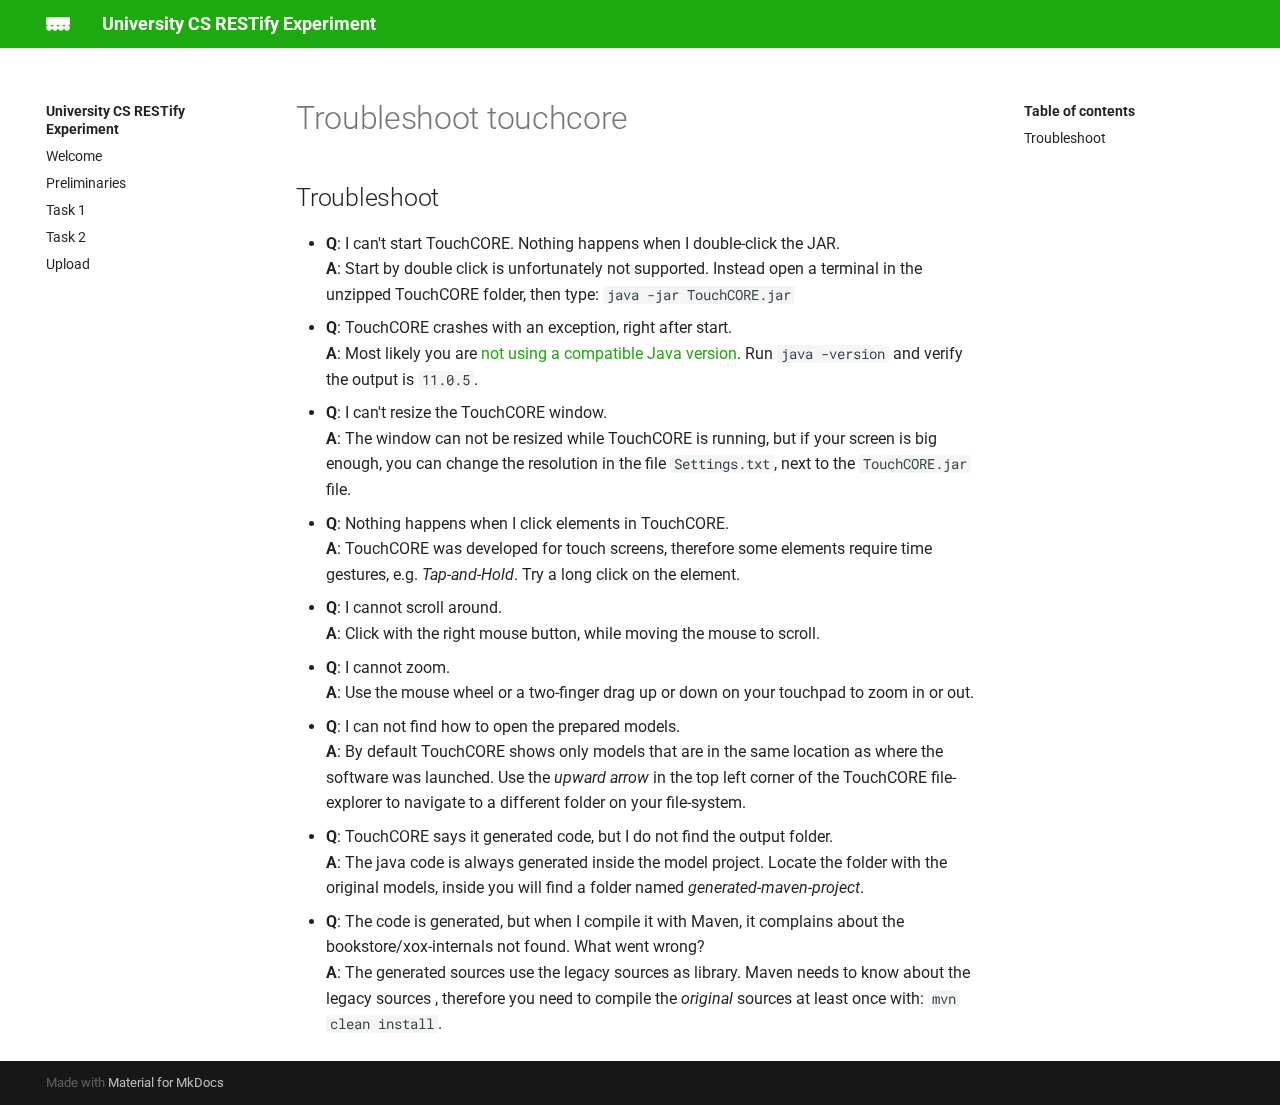
<file: troubleshoot-touchcore/index.html>
<!doctype html>
<html lang="en" class="no-js">
  <head>
    
      <meta charset="utf-8">
      <meta name="viewport" content="width=device-width,initial-scale=1">
      
      
      
        <link rel="canonical" href="https://www.cs.university.country/~secretidentifier/restify/troubleshoot-touchcore/">
      
      <link rel="icon" href="../assets/images/favicon.png">
      <meta name="generator" content="mkdocs-1.2.3, mkdocs-material-8.2.5">
    
    
      
        <title>Troubleshoot touchcore - University CS RESTify Experiment</title>
      
    
    
      <link rel="stylesheet" href="../assets/stylesheets/main.2d9f7617.min.css">
      
        
        <link rel="stylesheet" href="../assets/stylesheets/palette.e6a45f82.min.css">
        
      
    
    
    
      
        
        
        <link rel="preconnect" href="https://fonts.gstatic.com" crossorigin>
        <link rel="stylesheet" href="https://fonts.googleapis.com/css?family=Roboto:300,300i,400,400i,700,700i%7CRoboto+Mono:400,400i,700,700i&display=fallback">
        <style>:root{--md-text-font:"Roboto";--md-code-font:"Roboto Mono"}</style>
      
    
    
      <link rel="stylesheet" href="../stylesheets/extra.css">
    
    <script>__md_scope=new URL("..",location),__md_get=(e,_=localStorage,t=__md_scope)=>JSON.parse(_.getItem(t.pathname+"."+e)),__md_set=(e,_,t=localStorage,a=__md_scope)=>{try{t.setItem(a.pathname+"."+e,JSON.stringify(_))}catch(e){}}</script>
    
      

    
    
  </head>
  
  
    
    
    
    
    
    <body dir="ltr" data-md-color-scheme="university" data-md-color-primary="" data-md-color-accent="red">
  
    
    
    <input class="md-toggle" data-md-toggle="drawer" type="checkbox" id="__drawer" autocomplete="off">
    <input class="md-toggle" data-md-toggle="search" type="checkbox" id="__search" autocomplete="off">
    <label class="md-overlay" for="__drawer"></label>
    <div data-md-component="skip">
      
        
        <a href="#troubleshoot" class="md-skip">
          Skip to content
        </a>
      
    </div>
    <div data-md-component="announce">
      
    </div>
    
    
      

<header class="md-header" data-md-component="header">
  <nav class="md-header__inner md-grid" aria-label="Header">
    <a href=".." title="University CS RESTify Experiment" class="md-header__button md-logo" aria-label="University CS RESTify Experiment" data-md-component="logo">
      
  <img src="../assets/logo.png" alt="logo">

    </a>
    <label class="md-header__button md-icon" for="__drawer">
      <svg xmlns="http://www.w3.org/2000/svg" viewBox="0 0 24 24"><path d="M3 6h18v2H3V6m0 5h18v2H3v-2m0 5h18v2H3v-2z"/></svg>
    </label>
    <div class="md-header__title" data-md-component="header-title">
      <div class="md-header__ellipsis">
        <div class="md-header__topic">
          <span class="md-ellipsis">
            University CS RESTify Experiment
          </span>
        </div>
        <div class="md-header__topic" data-md-component="header-topic">
          <span class="md-ellipsis">
            
              Troubleshoot touchcore
            
          </span>
        </div>
      </div>
    </div>
    
    
    
      <label class="md-header__button md-icon" for="__search">
        <svg xmlns="http://www.w3.org/2000/svg" viewBox="0 0 24 24"><path d="M9.5 3A6.5 6.5 0 0 1 16 9.5c0 1.61-.59 3.09-1.56 4.23l.27.27h.79l5 5-1.5 1.5-5-5v-.79l-.27-.27A6.516 6.516 0 0 1 9.5 16 6.5 6.5 0 0 1 3 9.5 6.5 6.5 0 0 1 9.5 3m0 2C7 5 5 7 5 9.5S7 14 9.5 14 14 12 14 9.5 12 5 9.5 5z"/></svg>
      </label>
      <div class="md-search" data-md-component="search" role="dialog">
  <label class="md-search__overlay" for="__search"></label>
  <div class="md-search__inner" role="search">
    <form class="md-search__form" name="search">
      <input type="text" class="md-search__input" name="query" aria-label="Search" placeholder="Search" autocapitalize="off" autocorrect="off" autocomplete="off" spellcheck="false" data-md-component="search-query" required>
      <label class="md-search__icon md-icon" for="__search">
        <svg xmlns="http://www.w3.org/2000/svg" viewBox="0 0 24 24"><path d="M9.5 3A6.5 6.5 0 0 1 16 9.5c0 1.61-.59 3.09-1.56 4.23l.27.27h.79l5 5-1.5 1.5-5-5v-.79l-.27-.27A6.516 6.516 0 0 1 9.5 16 6.5 6.5 0 0 1 3 9.5 6.5 6.5 0 0 1 9.5 3m0 2C7 5 5 7 5 9.5S7 14 9.5 14 14 12 14 9.5 12 5 9.5 5z"/></svg>
        <svg xmlns="http://www.w3.org/2000/svg" viewBox="0 0 24 24"><path d="M20 11v2H8l5.5 5.5-1.42 1.42L4.16 12l7.92-7.92L13.5 5.5 8 11h12z"/></svg>
      </label>
      <nav class="md-search__options" aria-label="Search">
        
        <button type="reset" class="md-search__icon md-icon" aria-label="Clear" tabindex="-1">
          <svg xmlns="http://www.w3.org/2000/svg" viewBox="0 0 24 24"><path d="M19 6.41 17.59 5 12 10.59 6.41 5 5 6.41 10.59 12 5 17.59 6.41 19 12 13.41 17.59 19 19 17.59 13.41 12 19 6.41z"/></svg>
        </button>
      </nav>
      
    </form>
    <div class="md-search__output">
      <div class="md-search__scrollwrap" data-md-scrollfix>
        <div class="md-search-result" data-md-component="search-result">
          <div class="md-search-result__meta">
            Initializing search
          </div>
          <ol class="md-search-result__list"></ol>
        </div>
      </div>
    </div>
  </div>
</div>
    
    
  </nav>
  
</header>
    
    <div class="md-container" data-md-component="container">
      
      
        
          
        
      
      <main class="md-main" data-md-component="main">
        <div class="md-main__inner md-grid">
          
            
              
              <div class="md-sidebar md-sidebar--primary" data-md-component="sidebar" data-md-type="navigation" >
                <div class="md-sidebar__scrollwrap">
                  <div class="md-sidebar__inner">
                    


<nav class="md-nav md-nav--primary" aria-label="Navigation" data-md-level="0">
  <label class="md-nav__title" for="__drawer">
    <a href=".." title="University CS RESTify Experiment" class="md-nav__button md-logo" aria-label="University CS RESTify Experiment" data-md-component="logo">
      
  <img src="../assets/logo.png" alt="logo">

    </a>
    University CS RESTify Experiment
  </label>
  
  <ul class="md-nav__list" data-md-scrollfix>
    
      
      
      

  
  
  
    <li class="md-nav__item">
      <a href=".." class="md-nav__link">
        Welcome
      </a>
    </li>
  

    
      
      
      

  
  
  
    <li class="md-nav__item">
      <a href="../preliminaries/" class="md-nav__link">
        Preliminaries
      </a>
    </li>
  

    
      
      
      

  
  
  
    <li class="md-nav__item">
      <a href="../task1/" class="md-nav__link">
        Task 1
      </a>
    </li>
  

    
      
      
      

  
  
  
    <li class="md-nav__item">
      <a href="../task2/" class="md-nav__link">
        Task 2
      </a>
    </li>
  

    
      
      
      

  
  
  
    <li class="md-nav__item">
      <a href="../upload/" class="md-nav__link">
        Upload
      </a>
    </li>
  

    
  </ul>
</nav>
                  </div>
                </div>
              </div>
            
            
              
              <div class="md-sidebar md-sidebar--secondary" data-md-component="sidebar" data-md-type="toc" >
                <div class="md-sidebar__scrollwrap">
                  <div class="md-sidebar__inner">
                    

<nav class="md-nav md-nav--secondary" aria-label="Table of contents">
  
  
  
  
    <label class="md-nav__title" for="__toc">
      <span class="md-nav__icon md-icon"></span>
      Table of contents
    </label>
    <ul class="md-nav__list" data-md-component="toc" data-md-scrollfix>
      
        <li class="md-nav__item">
  <a href="#troubleshoot" class="md-nav__link">
    Troubleshoot
  </a>
  
</li>
      
    </ul>
  
</nav>
                  </div>
                </div>
              </div>
            
          
          <div class="md-content" data-md-component="content">
            <article class="md-content__inner md-typeset">
              
                


  <h1>Troubleshoot touchcore</h1>

<h2 id="troubleshoot">Troubleshoot</h2>
<ul>
<li><strong>Q</strong>: I can't start TouchCORE. Nothing happens when I double-click the JAR.<br />
<strong>A</strong>: Start by double click is unfortunately not supported. Instead open a terminal in the unzipped TouchCORE folder, then type: <code>java -jar TouchCORE.jar</code></li>
<li><strong>Q</strong>: TouchCORE crashes with an exception, right after start.<br />
<strong>A</strong>: Most likely you are <a href="../preliminaries/#java">not using a compatible Java version</a>. Run <code>java -version</code> and verify the output is <code>11.0.5</code>.</li>
<li><strong>Q</strong>: I can't resize the TouchCORE window.<br />
<strong>A</strong>: The window can not be resized while TouchCORE is running, but if your screen is big enough, you can change the resolution in the file <code>Settings.txt</code>, next to the <code>TouchCORE.jar</code> file.</li>
<li><strong>Q</strong>: Nothing happens when I click elements in TouchCORE.<br />
<strong>A</strong>: TouchCORE was developed for touch screens, therefore some elements require time gestures, e.g. <em>Tap-and-Hold</em>. Try a long click on the element.</li>
<li><strong>Q</strong>: I cannot scroll around.<br />
<strong>A</strong>: Click with the right mouse button, while moving the mouse to scroll.</li>
<li><strong>Q</strong>: I cannot zoom.<br />
<strong>A</strong>: Use the mouse wheel or a two-finger drag up or down on your touchpad to zoom in or out.</li>
<li><strong>Q</strong>: I can not find how to open the prepared models.<br />
<strong>A</strong>: By default TouchCORE shows only models that are in the same location as where the software was launched. Use the <em>upward arrow</em> in the top left corner of the TouchCORE file-explorer to navigate to a different folder on your file-system.</li>
<li><strong>Q</strong>: TouchCORE says it generated code, but I do not find the output folder.<br />
<strong>A</strong>: The java code is always generated inside the model project. Locate the folder with the original models, inside you will find a folder named <em>generated-maven-project</em>.</li>
<li><strong>Q</strong>: The code is generated, but when I compile it with Maven, it complains about the bookstore/xox-internals not found. What went wrong?<br />
<strong>A</strong>: The generated sources use the legacy sources as library. Maven needs to know about the legacy sources , therefore you need to compile the <em>original</em> sources at least once with: <code>mvn clean install</code>.</li>
</ul>

              
            </article>
          </div>
        </div>
        
      </main>
      
        <footer class="md-footer">
  
  <div class="md-footer-meta md-typeset">
    <div class="md-footer-meta__inner md-grid">
      <div class="md-copyright">
  
  
    Made with
    <a href="https://squidfunk.github.io/mkdocs-material/" target="_blank" rel="noopener">
      Material for MkDocs
    </a>
  
</div>
      
    </div>
  </div>
</footer>
      
    </div>
    <div class="md-dialog" data-md-component="dialog">
      <div class="md-dialog__inner md-typeset"></div>
    </div>
    <script id="__config" type="application/json">{"base": "..", "features": [], "translations": {"clipboard.copy": "Copy to clipboard", "clipboard.copied": "Copied to clipboard", "search.config.lang": "en", "search.config.pipeline": "trimmer, stopWordFilter", "search.config.separator": "[\\s\\-]+", "search.placeholder": "Search", "search.result.placeholder": "Type to start searching", "search.result.none": "No matching documents", "search.result.one": "1 matching document", "search.result.other": "# matching documents", "search.result.more.one": "1 more on this page", "search.result.more.other": "# more on this page", "search.result.term.missing": "Missing", "select.version.title": "Select version"}, "search": "../assets/javascripts/workers/search.bd0b6b67.min.js"}</script>
    
    
      <script src="../assets/javascripts/bundle.467223ff.min.js"></script>
      
    
  </body>
</html>
</file>
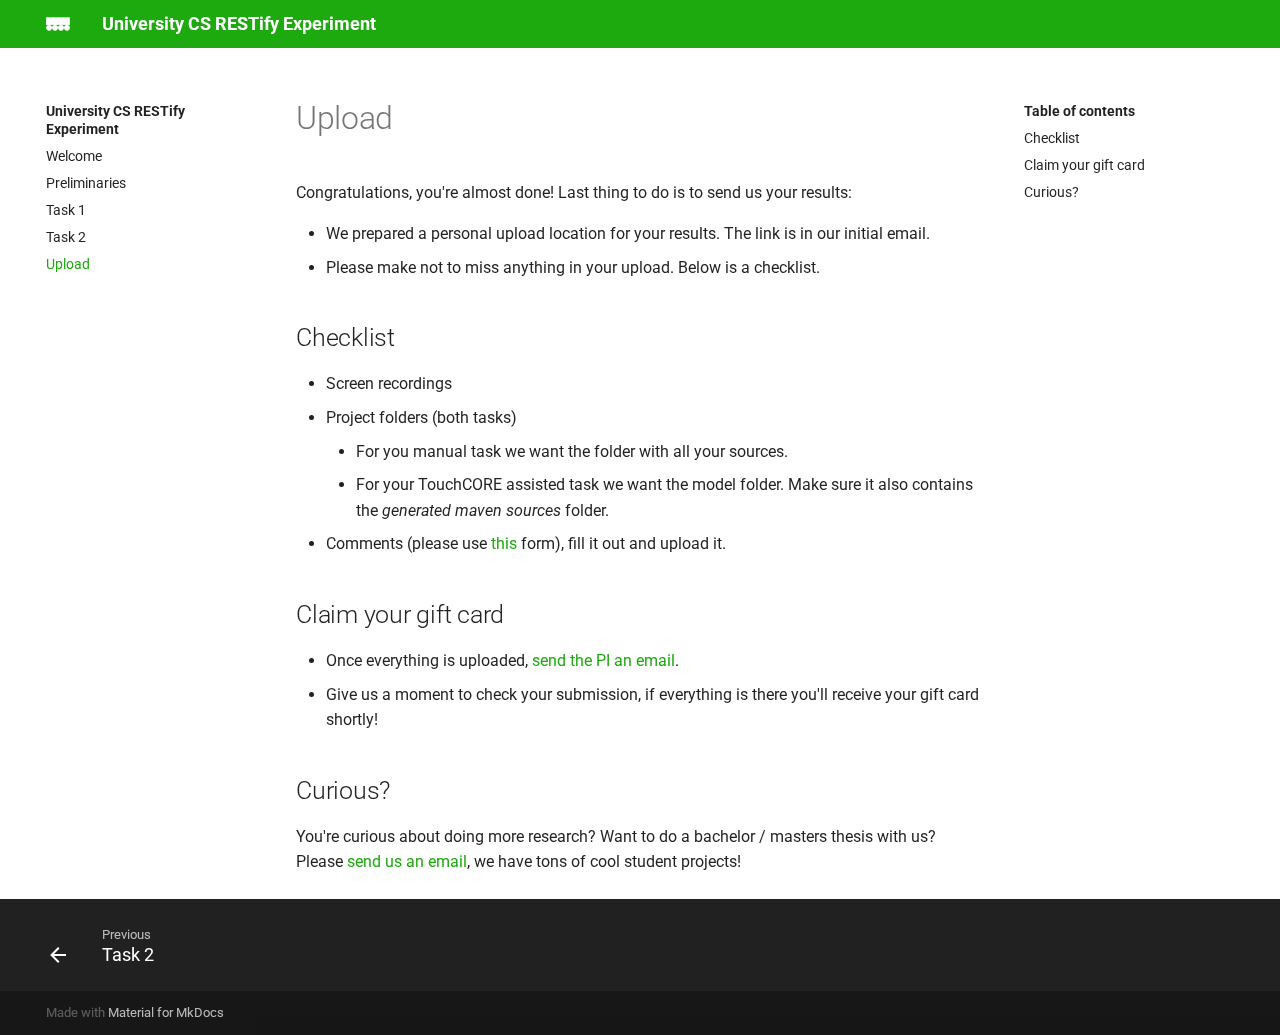
<file: upload/index.html>
<!doctype html>
<html lang="en" class="no-js">
  <head>
    
      <meta charset="utf-8">
      <meta name="viewport" content="width=device-width,initial-scale=1">
      
      
      
        <link rel="canonical" href="https://www.cs.university.country/~secretidentifier/restify/upload/">
      
      <link rel="icon" href="../assets/images/favicon.png">
      <meta name="generator" content="mkdocs-1.2.3, mkdocs-material-8.2.5">
    
    
      
        <title>Upload - University CS RESTify Experiment</title>
      
    
    
      <link rel="stylesheet" href="../assets/stylesheets/main.2d9f7617.min.css">
      
        
        <link rel="stylesheet" href="../assets/stylesheets/palette.e6a45f82.min.css">
        
      
    
    
    
      
        
        
        <link rel="preconnect" href="https://fonts.gstatic.com" crossorigin>
        <link rel="stylesheet" href="https://fonts.googleapis.com/css?family=Roboto:300,300i,400,400i,700,700i%7CRoboto+Mono:400,400i,700,700i&display=fallback">
        <style>:root{--md-text-font:"Roboto";--md-code-font:"Roboto Mono"}</style>
      
    
    
      <link rel="stylesheet" href="../stylesheets/extra.css">
    
    <script>__md_scope=new URL("..",location),__md_get=(e,_=localStorage,t=__md_scope)=>JSON.parse(_.getItem(t.pathname+"."+e)),__md_set=(e,_,t=localStorage,a=__md_scope)=>{try{t.setItem(a.pathname+"."+e,JSON.stringify(_))}catch(e){}}</script>
    
      

    
    
  </head>
  
  
    
    
    
    
    
    <body dir="ltr" data-md-color-scheme="university" data-md-color-primary="" data-md-color-accent="red">
  
    
    
    <input class="md-toggle" data-md-toggle="drawer" type="checkbox" id="__drawer" autocomplete="off">
    <input class="md-toggle" data-md-toggle="search" type="checkbox" id="__search" autocomplete="off">
    <label class="md-overlay" for="__drawer"></label>
    <div data-md-component="skip">
      
        
        <a href="#upload" class="md-skip">
          Skip to content
        </a>
      
    </div>
    <div data-md-component="announce">
      
    </div>
    
    
      

<header class="md-header" data-md-component="header">
  <nav class="md-header__inner md-grid" aria-label="Header">
    <a href=".." title="University CS RESTify Experiment" class="md-header__button md-logo" aria-label="University CS RESTify Experiment" data-md-component="logo">
      
  <img src="../assets/logo.png" alt="logo">

    </a>
    <label class="md-header__button md-icon" for="__drawer">
      <svg xmlns="http://www.w3.org/2000/svg" viewBox="0 0 24 24"><path d="M3 6h18v2H3V6m0 5h18v2H3v-2m0 5h18v2H3v-2z"/></svg>
    </label>
    <div class="md-header__title" data-md-component="header-title">
      <div class="md-header__ellipsis">
        <div class="md-header__topic">
          <span class="md-ellipsis">
            University CS RESTify Experiment
          </span>
        </div>
        <div class="md-header__topic" data-md-component="header-topic">
          <span class="md-ellipsis">
            
              Upload
            
          </span>
        </div>
      </div>
    </div>
    
    
    
      <label class="md-header__button md-icon" for="__search">
        <svg xmlns="http://www.w3.org/2000/svg" viewBox="0 0 24 24"><path d="M9.5 3A6.5 6.5 0 0 1 16 9.5c0 1.61-.59 3.09-1.56 4.23l.27.27h.79l5 5-1.5 1.5-5-5v-.79l-.27-.27A6.516 6.516 0 0 1 9.5 16 6.5 6.5 0 0 1 3 9.5 6.5 6.5 0 0 1 9.5 3m0 2C7 5 5 7 5 9.5S7 14 9.5 14 14 12 14 9.5 12 5 9.5 5z"/></svg>
      </label>
      <div class="md-search" data-md-component="search" role="dialog">
  <label class="md-search__overlay" for="__search"></label>
  <div class="md-search__inner" role="search">
    <form class="md-search__form" name="search">
      <input type="text" class="md-search__input" name="query" aria-label="Search" placeholder="Search" autocapitalize="off" autocorrect="off" autocomplete="off" spellcheck="false" data-md-component="search-query" required>
      <label class="md-search__icon md-icon" for="__search">
        <svg xmlns="http://www.w3.org/2000/svg" viewBox="0 0 24 24"><path d="M9.5 3A6.5 6.5 0 0 1 16 9.5c0 1.61-.59 3.09-1.56 4.23l.27.27h.79l5 5-1.5 1.5-5-5v-.79l-.27-.27A6.516 6.516 0 0 1 9.5 16 6.5 6.5 0 0 1 3 9.5 6.5 6.5 0 0 1 9.5 3m0 2C7 5 5 7 5 9.5S7 14 9.5 14 14 12 14 9.5 12 5 9.5 5z"/></svg>
        <svg xmlns="http://www.w3.org/2000/svg" viewBox="0 0 24 24"><path d="M20 11v2H8l5.5 5.5-1.42 1.42L4.16 12l7.92-7.92L13.5 5.5 8 11h12z"/></svg>
      </label>
      <nav class="md-search__options" aria-label="Search">
        
        <button type="reset" class="md-search__icon md-icon" aria-label="Clear" tabindex="-1">
          <svg xmlns="http://www.w3.org/2000/svg" viewBox="0 0 24 24"><path d="M19 6.41 17.59 5 12 10.59 6.41 5 5 6.41 10.59 12 5 17.59 6.41 19 12 13.41 17.59 19 19 17.59 13.41 12 19 6.41z"/></svg>
        </button>
      </nav>
      
    </form>
    <div class="md-search__output">
      <div class="md-search__scrollwrap" data-md-scrollfix>
        <div class="md-search-result" data-md-component="search-result">
          <div class="md-search-result__meta">
            Initializing search
          </div>
          <ol class="md-search-result__list"></ol>
        </div>
      </div>
    </div>
  </div>
</div>
    
    
  </nav>
  
</header>
    
    <div class="md-container" data-md-component="container">
      
      
        
          
        
      
      <main class="md-main" data-md-component="main">
        <div class="md-main__inner md-grid">
          
            
              
              <div class="md-sidebar md-sidebar--primary" data-md-component="sidebar" data-md-type="navigation" >
                <div class="md-sidebar__scrollwrap">
                  <div class="md-sidebar__inner">
                    


<nav class="md-nav md-nav--primary" aria-label="Navigation" data-md-level="0">
  <label class="md-nav__title" for="__drawer">
    <a href=".." title="University CS RESTify Experiment" class="md-nav__button md-logo" aria-label="University CS RESTify Experiment" data-md-component="logo">
      
  <img src="../assets/logo.png" alt="logo">

    </a>
    University CS RESTify Experiment
  </label>
  
  <ul class="md-nav__list" data-md-scrollfix>
    
      
      
      

  
  
  
    <li class="md-nav__item">
      <a href=".." class="md-nav__link">
        Welcome
      </a>
    </li>
  

    
      
      
      

  
  
  
    <li class="md-nav__item">
      <a href="../preliminaries/" class="md-nav__link">
        Preliminaries
      </a>
    </li>
  

    
      
      
      

  
  
  
    <li class="md-nav__item">
      <a href="../task1/" class="md-nav__link">
        Task 1
      </a>
    </li>
  

    
      
      
      

  
  
  
    <li class="md-nav__item">
      <a href="../task2/" class="md-nav__link">
        Task 2
      </a>
    </li>
  

    
      
      
      

  
  
    
  
  
    <li class="md-nav__item md-nav__item--active">
      
      <input class="md-nav__toggle md-toggle" data-md-toggle="toc" type="checkbox" id="__toc">
      
      
        
      
      
        <label class="md-nav__link md-nav__link--active" for="__toc">
          Upload
          <span class="md-nav__icon md-icon"></span>
        </label>
      
      <a href="./" class="md-nav__link md-nav__link--active">
        Upload
      </a>
      
        

<nav class="md-nav md-nav--secondary" aria-label="Table of contents">
  
  
  
    
  
  
    <label class="md-nav__title" for="__toc">
      <span class="md-nav__icon md-icon"></span>
      Table of contents
    </label>
    <ul class="md-nav__list" data-md-component="toc" data-md-scrollfix>
      
        <li class="md-nav__item">
  <a href="#checklist" class="md-nav__link">
    Checklist
  </a>
  
</li>
      
        <li class="md-nav__item">
  <a href="#claim-your-gift-card" class="md-nav__link">
    Claim your gift card
  </a>
  
</li>
      
        <li class="md-nav__item">
  <a href="#curious" class="md-nav__link">
    Curious?
  </a>
  
</li>
      
    </ul>
  
</nav>
      
    </li>
  

    
  </ul>
</nav>
                  </div>
                </div>
              </div>
            
            
              
              <div class="md-sidebar md-sidebar--secondary" data-md-component="sidebar" data-md-type="toc" >
                <div class="md-sidebar__scrollwrap">
                  <div class="md-sidebar__inner">
                    

<nav class="md-nav md-nav--secondary" aria-label="Table of contents">
  
  
  
    
  
  
    <label class="md-nav__title" for="__toc">
      <span class="md-nav__icon md-icon"></span>
      Table of contents
    </label>
    <ul class="md-nav__list" data-md-component="toc" data-md-scrollfix>
      
        <li class="md-nav__item">
  <a href="#checklist" class="md-nav__link">
    Checklist
  </a>
  
</li>
      
        <li class="md-nav__item">
  <a href="#claim-your-gift-card" class="md-nav__link">
    Claim your gift card
  </a>
  
</li>
      
        <li class="md-nav__item">
  <a href="#curious" class="md-nav__link">
    Curious?
  </a>
  
</li>
      
    </ul>
  
</nav>
                  </div>
                </div>
              </div>
            
          
          <div class="md-content" data-md-component="content">
            <article class="md-content__inner md-typeset">
              
                


<h1 id="upload">Upload</h1>
<p>Congratulations, you're almost done! Last thing to do is to send us your results:</p>
<ul>
<li>We prepared a personal upload location for your results. The link is in our initial email.</li>
<li>Please make not to miss anything in your upload. Below is a checklist.</li>
</ul>
<h2 id="checklist">Checklist</h2>
<ul>
<li>Screen recordings</li>
<li>Project folders (both tasks)<ul>
<li>For you manual task we want the folder with all your sources.</li>
<li>For your TouchCORE assisted task we want the model folder. Make sure it also contains the <em>generated maven sources</em> folder.</li>
</ul>
</li>
<li>Comments (please use <a href="../comments.txt" download>this</a> form), fill it out and upload it.</li>
</ul>
<h2 id="claim-your-gift-card">Claim your gift card</h2>
<ul>
<li>Once everything is uploaded, <a href="mailto:anonymous.researcher@mail.university.country">send the PI an email</a>.</li>
<li>Give us a moment to check your submission, if everything is there you'll receive your gift card shortly!</li>
</ul>
<h2 id="curious">Curious?</h2>
<p>You're curious about doing more research? Want to do a bachelor / masters thesis with us? Please <a href="mailto:anonymous.researcher@university.country,anonymous3.researcher@university.country">send us an email</a>, we have tons of cool student projects!</p>

              
            </article>
          </div>
        </div>
        
      </main>
      
        <footer class="md-footer">
  
    <nav class="md-footer__inner md-grid" aria-label="Footer">
      
        
        <a href="../task2/" class="md-footer__link md-footer__link--prev" aria-label="Previous: Task 2" rel="prev">
          <div class="md-footer__button md-icon">
            <svg xmlns="http://www.w3.org/2000/svg" viewBox="0 0 24 24"><path d="M20 11v2H8l5.5 5.5-1.42 1.42L4.16 12l7.92-7.92L13.5 5.5 8 11h12z"/></svg>
          </div>
          <div class="md-footer__title">
            <div class="md-ellipsis">
              <span class="md-footer__direction">
                Previous
              </span>
              Task 2
            </div>
          </div>
        </a>
      
      
    </nav>
  
  <div class="md-footer-meta md-typeset">
    <div class="md-footer-meta__inner md-grid">
      <div class="md-copyright">
  
  
    Made with
    <a href="https://squidfunk.github.io/mkdocs-material/" target="_blank" rel="noopener">
      Material for MkDocs
    </a>
  
</div>
      
    </div>
  </div>
</footer>
      
    </div>
    <div class="md-dialog" data-md-component="dialog">
      <div class="md-dialog__inner md-typeset"></div>
    </div>
    <script id="__config" type="application/json">{"base": "..", "features": [], "translations": {"clipboard.copy": "Copy to clipboard", "clipboard.copied": "Copied to clipboard", "search.config.lang": "en", "search.config.pipeline": "trimmer, stopWordFilter", "search.config.separator": "[\\s\\-]+", "search.placeholder": "Search", "search.result.placeholder": "Type to start searching", "search.result.none": "No matching documents", "search.result.one": "1 matching document", "search.result.other": "# matching documents", "search.result.more.one": "1 more on this page", "search.result.more.other": "# more on this page", "search.result.term.missing": "Missing", "select.version.title": "Select version"}, "search": "../assets/javascripts/workers/search.bd0b6b67.min.js"}</script>
    
    
      <script src="../assets/javascripts/bundle.467223ff.min.js"></script>
      
    
  </body>
</html>
</file>
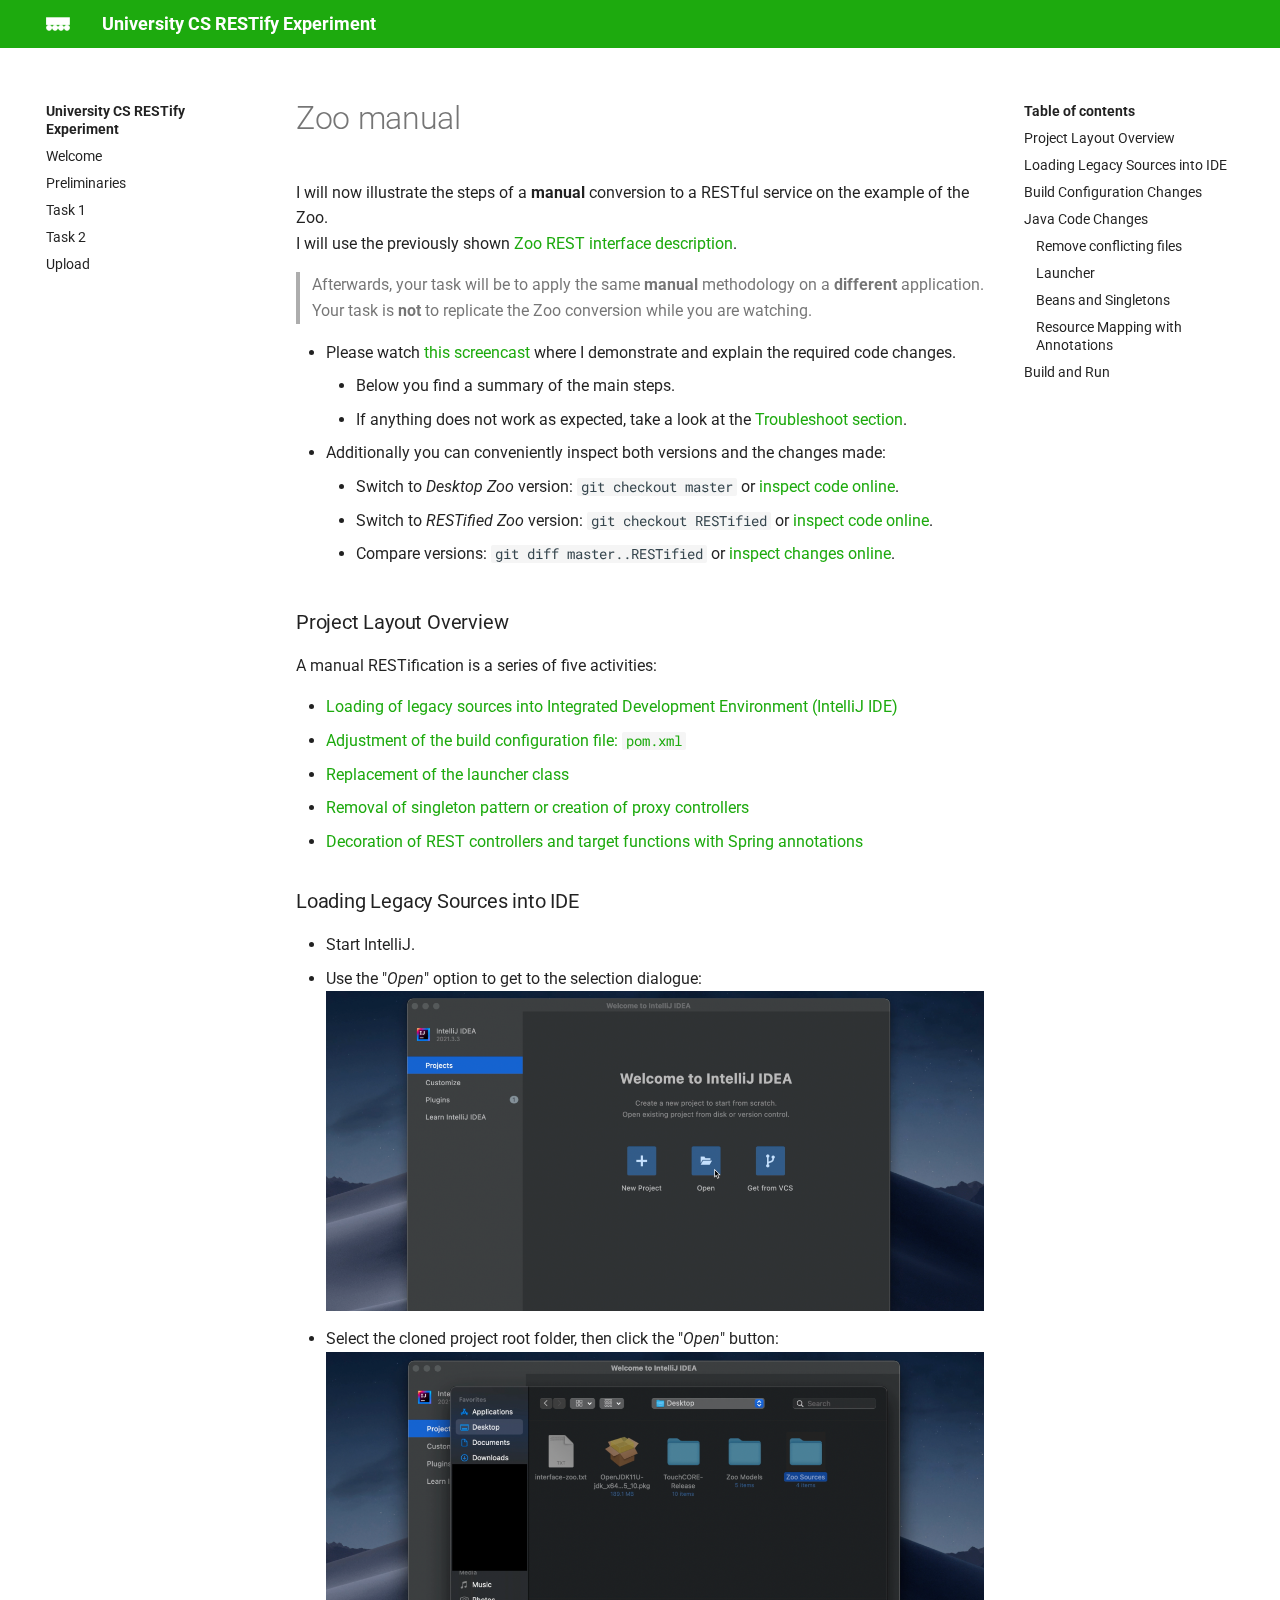
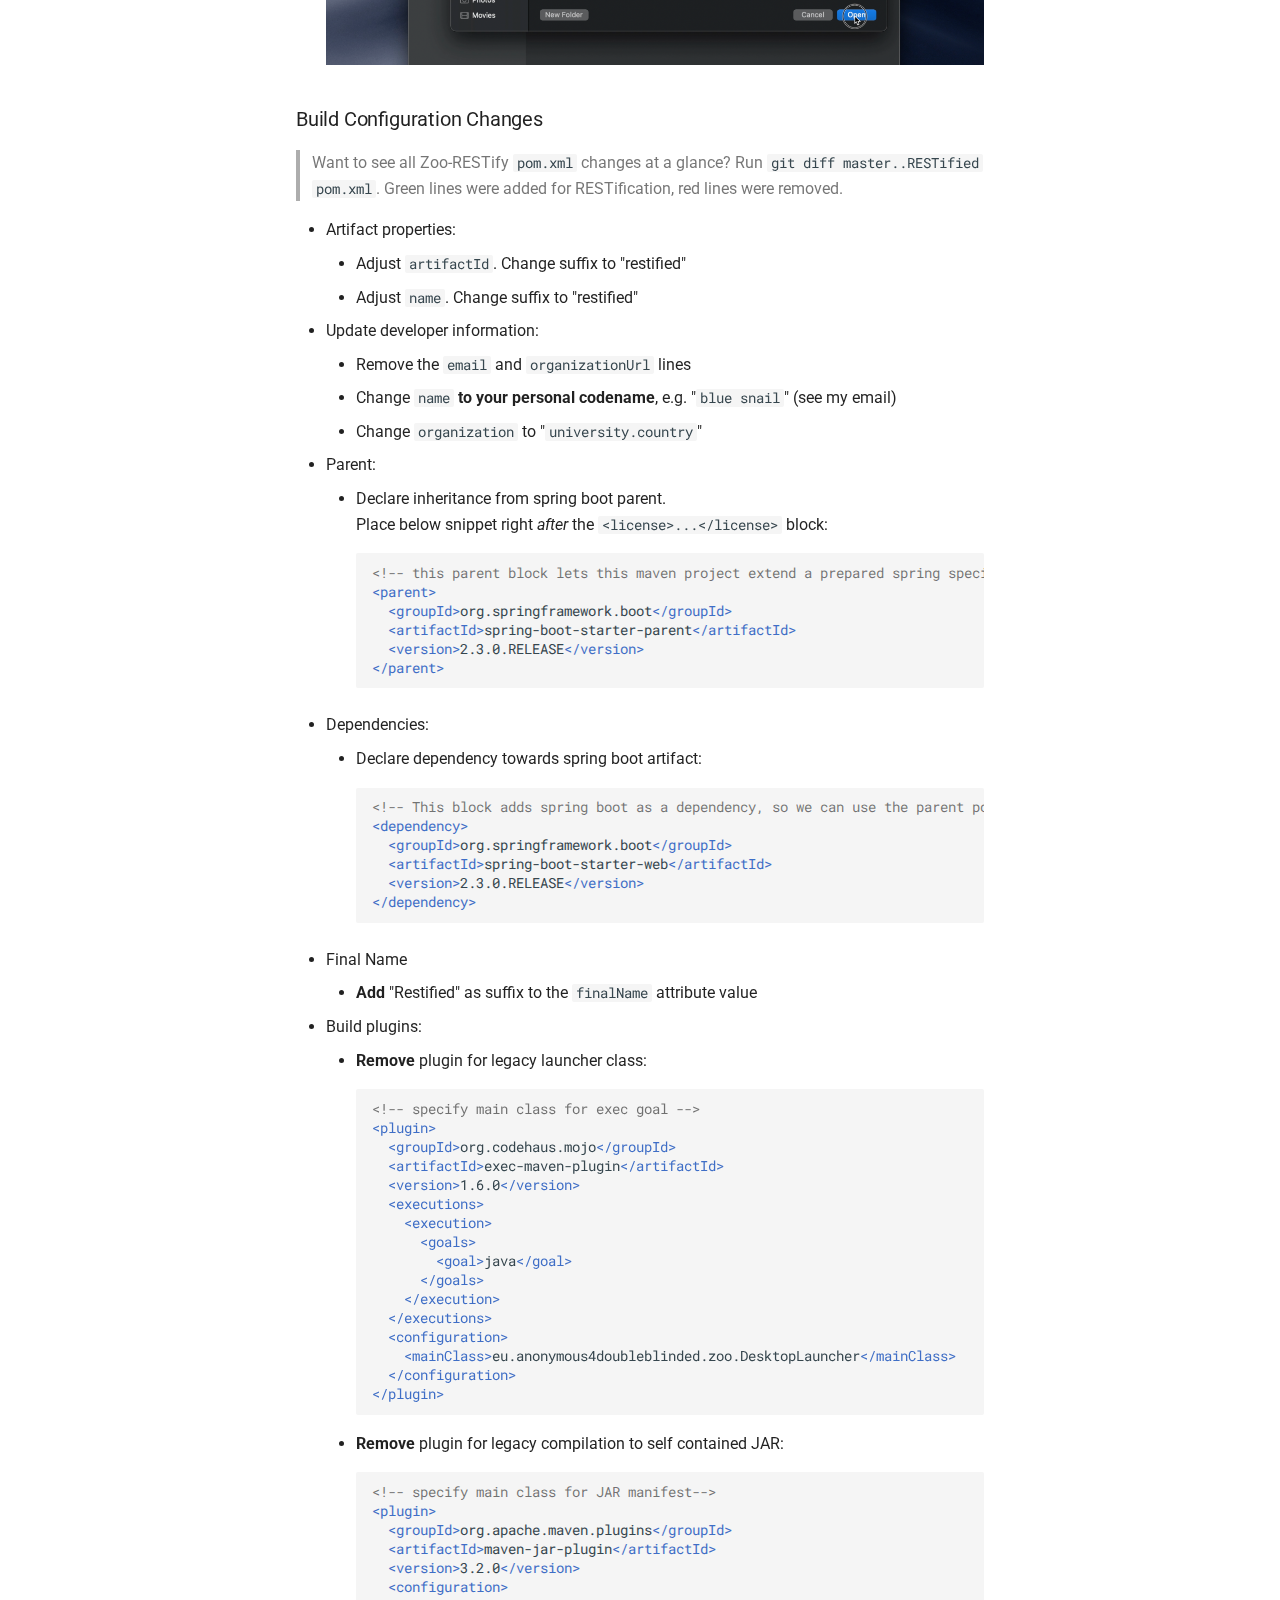
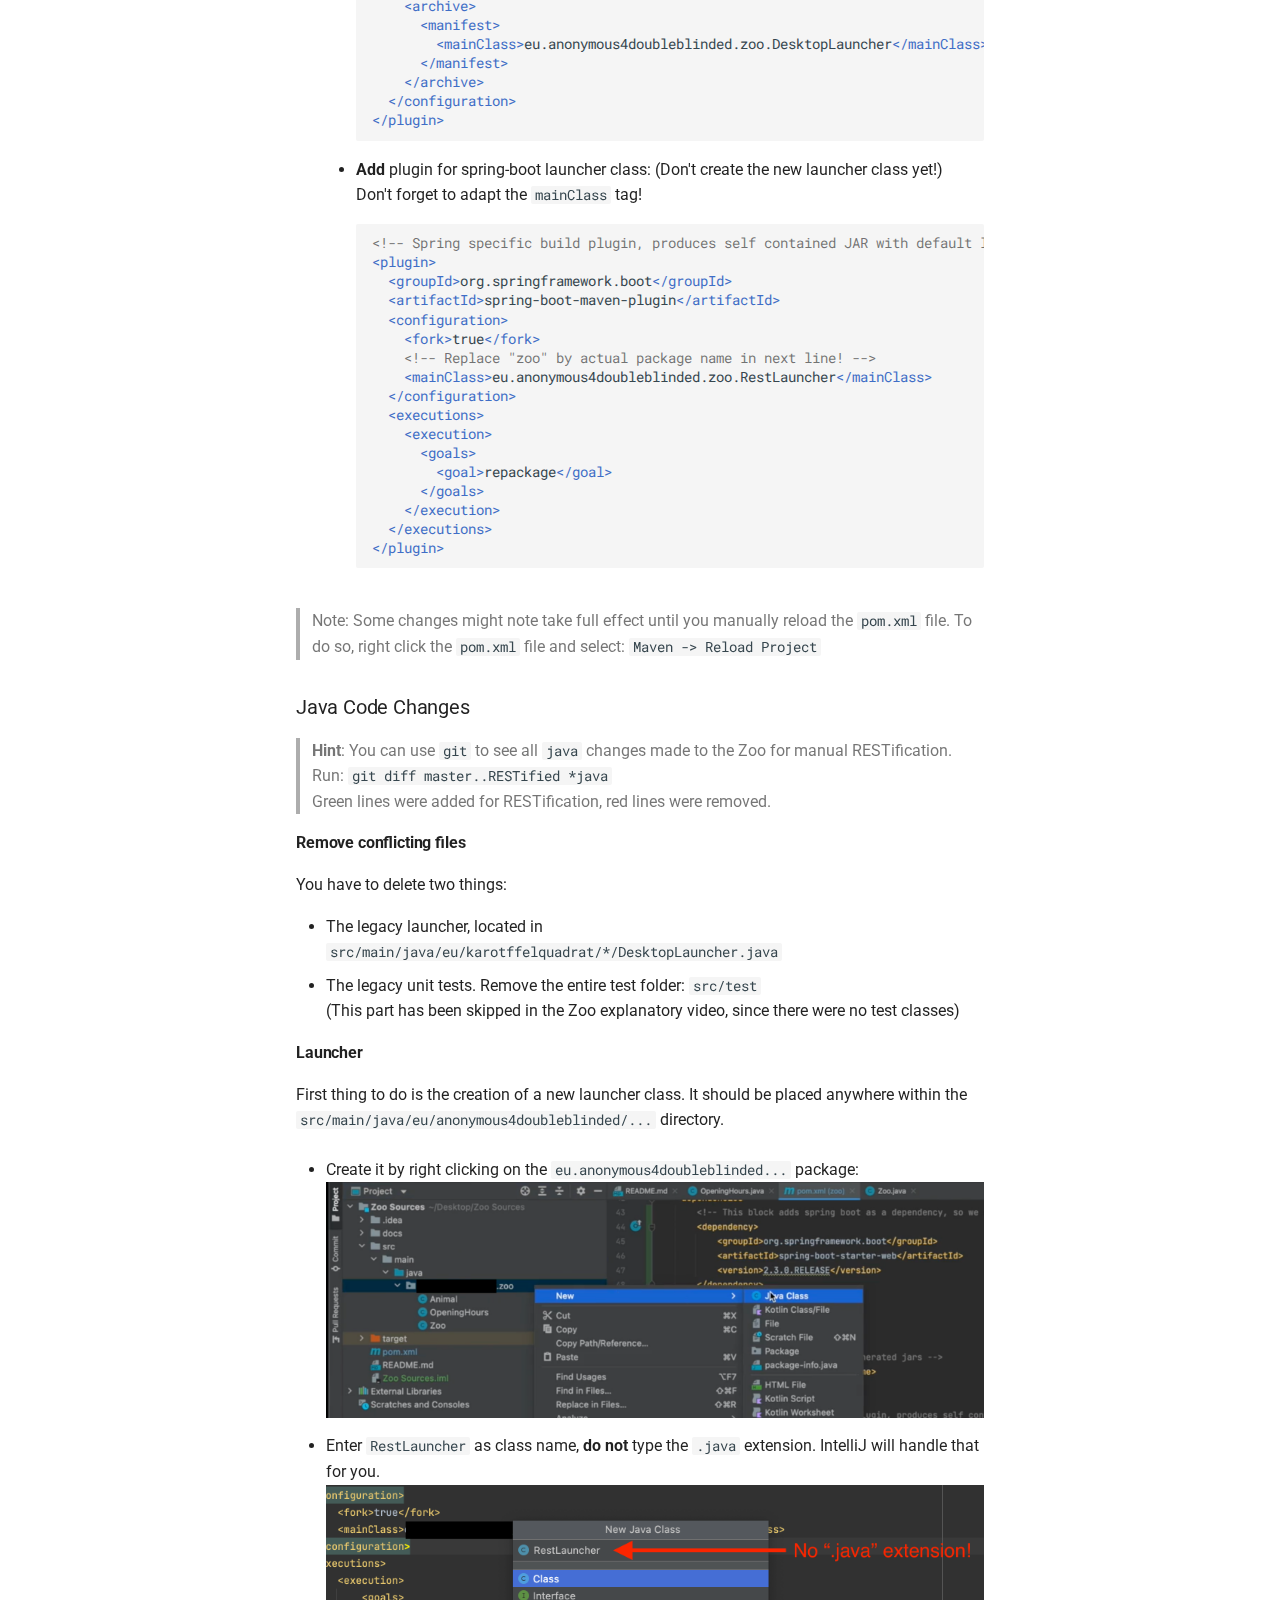
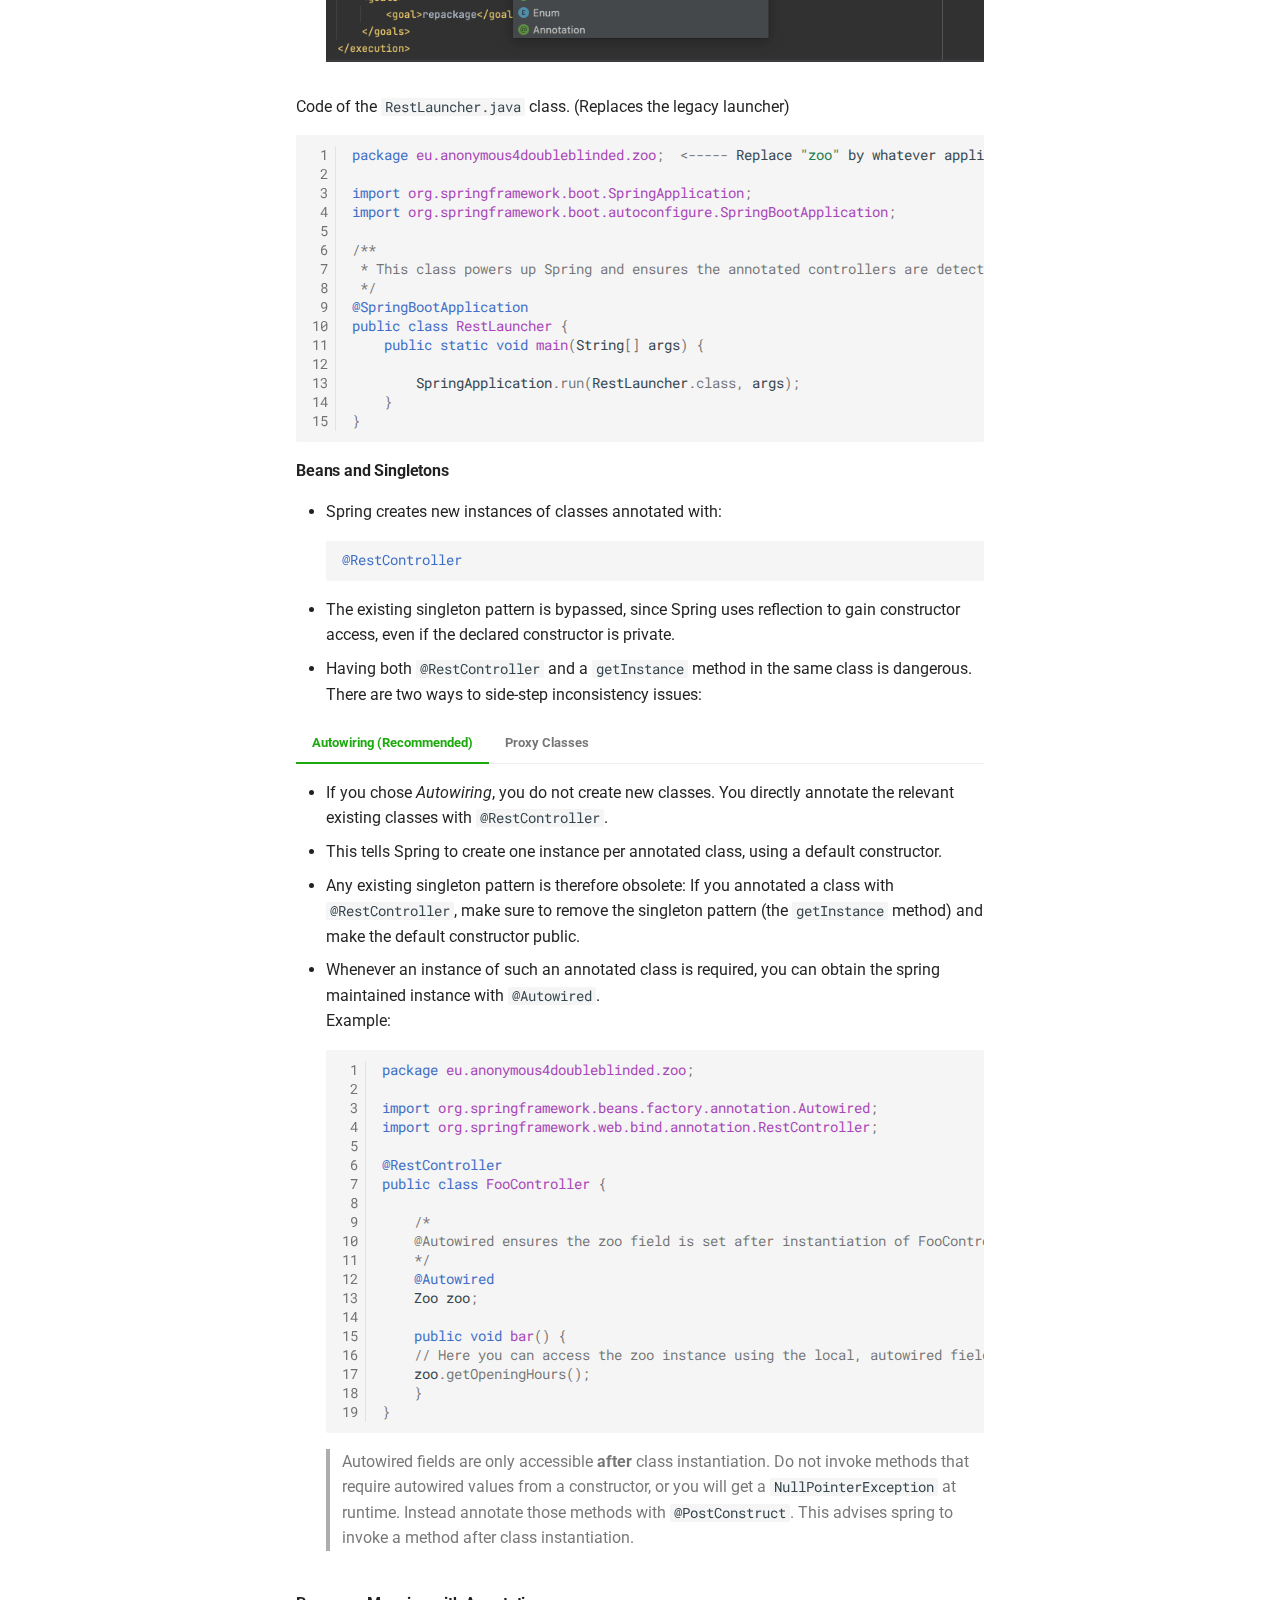
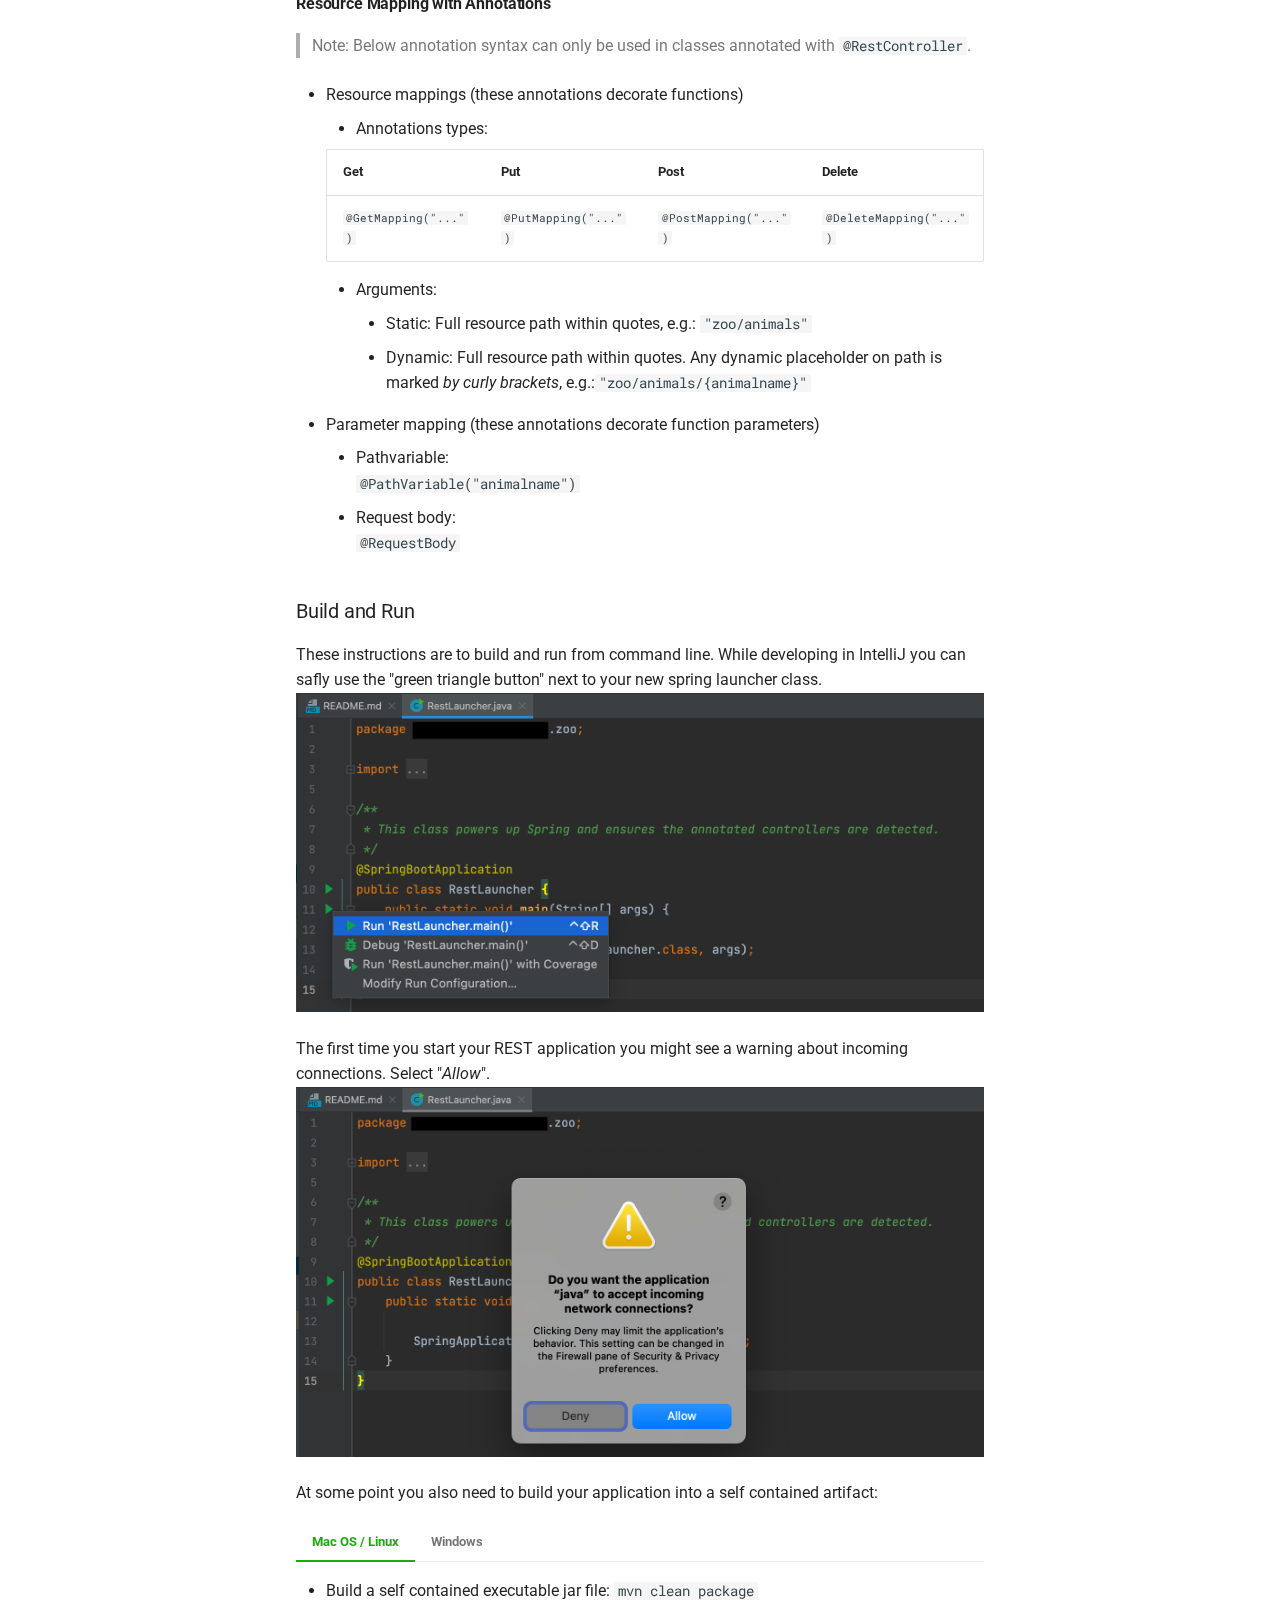
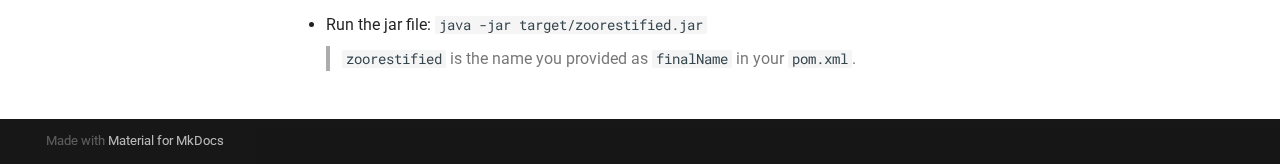
<file: zoo-manual/index.html>
<!doctype html>
<html lang="en" class="no-js">
  <head>
    
      <meta charset="utf-8">
      <meta name="viewport" content="width=device-width,initial-scale=1">
      
      
      
        <link rel="canonical" href="https://www.cs.university.country/~secretidentifier/restify/zoo-manual/">
      
      <link rel="icon" href="../assets/images/favicon.png">
      <meta name="generator" content="mkdocs-1.2.3, mkdocs-material-8.2.5">
    
    
      
        <title>Zoo manual - University CS RESTify Experiment</title>
      
    
    
      <link rel="stylesheet" href="../assets/stylesheets/main.2d9f7617.min.css">
      
        
        <link rel="stylesheet" href="../assets/stylesheets/palette.e6a45f82.min.css">
        
      
    
    
    
      
        
        
        <link rel="preconnect" href="https://fonts.gstatic.com" crossorigin>
        <link rel="stylesheet" href="https://fonts.googleapis.com/css?family=Roboto:300,300i,400,400i,700,700i%7CRoboto+Mono:400,400i,700,700i&display=fallback">
        <style>:root{--md-text-font:"Roboto";--md-code-font:"Roboto Mono"}</style>
      
    
    
      <link rel="stylesheet" href="../stylesheets/extra.css">
    
    <script>__md_scope=new URL("..",location),__md_get=(e,_=localStorage,t=__md_scope)=>JSON.parse(_.getItem(t.pathname+"."+e)),__md_set=(e,_,t=localStorage,a=__md_scope)=>{try{t.setItem(a.pathname+"."+e,JSON.stringify(_))}catch(e){}}</script>
    
      

    
    
  </head>
  
  
    
    
    
    
    
    <body dir="ltr" data-md-color-scheme="university" data-md-color-primary="" data-md-color-accent="red">
  
    
    
    <input class="md-toggle" data-md-toggle="drawer" type="checkbox" id="__drawer" autocomplete="off">
    <input class="md-toggle" data-md-toggle="search" type="checkbox" id="__search" autocomplete="off">
    <label class="md-overlay" for="__drawer"></label>
    <div data-md-component="skip">
      
        
        <a href="#project-layout-overview" class="md-skip">
          Skip to content
        </a>
      
    </div>
    <div data-md-component="announce">
      
    </div>
    
    
      

<header class="md-header" data-md-component="header">
  <nav class="md-header__inner md-grid" aria-label="Header">
    <a href=".." title="University CS RESTify Experiment" class="md-header__button md-logo" aria-label="University CS RESTify Experiment" data-md-component="logo">
      
  <img src="../assets/logo.png" alt="logo">

    </a>
    <label class="md-header__button md-icon" for="__drawer">
      <svg xmlns="http://www.w3.org/2000/svg" viewBox="0 0 24 24"><path d="M3 6h18v2H3V6m0 5h18v2H3v-2m0 5h18v2H3v-2z"/></svg>
    </label>
    <div class="md-header__title" data-md-component="header-title">
      <div class="md-header__ellipsis">
        <div class="md-header__topic">
          <span class="md-ellipsis">
            University CS RESTify Experiment
          </span>
        </div>
        <div class="md-header__topic" data-md-component="header-topic">
          <span class="md-ellipsis">
            
              Zoo manual
            
          </span>
        </div>
      </div>
    </div>
    
    
    
      <label class="md-header__button md-icon" for="__search">
        <svg xmlns="http://www.w3.org/2000/svg" viewBox="0 0 24 24"><path d="M9.5 3A6.5 6.5 0 0 1 16 9.5c0 1.61-.59 3.09-1.56 4.23l.27.27h.79l5 5-1.5 1.5-5-5v-.79l-.27-.27A6.516 6.516 0 0 1 9.5 16 6.5 6.5 0 0 1 3 9.5 6.5 6.5 0 0 1 9.5 3m0 2C7 5 5 7 5 9.5S7 14 9.5 14 14 12 14 9.5 12 5 9.5 5z"/></svg>
      </label>
      <div class="md-search" data-md-component="search" role="dialog">
  <label class="md-search__overlay" for="__search"></label>
  <div class="md-search__inner" role="search">
    <form class="md-search__form" name="search">
      <input type="text" class="md-search__input" name="query" aria-label="Search" placeholder="Search" autocapitalize="off" autocorrect="off" autocomplete="off" spellcheck="false" data-md-component="search-query" required>
      <label class="md-search__icon md-icon" for="__search">
        <svg xmlns="http://www.w3.org/2000/svg" viewBox="0 0 24 24"><path d="M9.5 3A6.5 6.5 0 0 1 16 9.5c0 1.61-.59 3.09-1.56 4.23l.27.27h.79l5 5-1.5 1.5-5-5v-.79l-.27-.27A6.516 6.516 0 0 1 9.5 16 6.5 6.5 0 0 1 3 9.5 6.5 6.5 0 0 1 9.5 3m0 2C7 5 5 7 5 9.5S7 14 9.5 14 14 12 14 9.5 12 5 9.5 5z"/></svg>
        <svg xmlns="http://www.w3.org/2000/svg" viewBox="0 0 24 24"><path d="M20 11v2H8l5.5 5.5-1.42 1.42L4.16 12l7.92-7.92L13.5 5.5 8 11h12z"/></svg>
      </label>
      <nav class="md-search__options" aria-label="Search">
        
        <button type="reset" class="md-search__icon md-icon" aria-label="Clear" tabindex="-1">
          <svg xmlns="http://www.w3.org/2000/svg" viewBox="0 0 24 24"><path d="M19 6.41 17.59 5 12 10.59 6.41 5 5 6.41 10.59 12 5 17.59 6.41 19 12 13.41 17.59 19 19 17.59 13.41 12 19 6.41z"/></svg>
        </button>
      </nav>
      
    </form>
    <div class="md-search__output">
      <div class="md-search__scrollwrap" data-md-scrollfix>
        <div class="md-search-result" data-md-component="search-result">
          <div class="md-search-result__meta">
            Initializing search
          </div>
          <ol class="md-search-result__list"></ol>
        </div>
      </div>
    </div>
  </div>
</div>
    
    
  </nav>
  
</header>
    
    <div class="md-container" data-md-component="container">
      
      
        
          
        
      
      <main class="md-main" data-md-component="main">
        <div class="md-main__inner md-grid">
          
            
              
              <div class="md-sidebar md-sidebar--primary" data-md-component="sidebar" data-md-type="navigation" >
                <div class="md-sidebar__scrollwrap">
                  <div class="md-sidebar__inner">
                    


<nav class="md-nav md-nav--primary" aria-label="Navigation" data-md-level="0">
  <label class="md-nav__title" for="__drawer">
    <a href=".." title="University CS RESTify Experiment" class="md-nav__button md-logo" aria-label="University CS RESTify Experiment" data-md-component="logo">
      
  <img src="../assets/logo.png" alt="logo">

    </a>
    University CS RESTify Experiment
  </label>
  
  <ul class="md-nav__list" data-md-scrollfix>
    
      
      
      

  
  
  
    <li class="md-nav__item">
      <a href=".." class="md-nav__link">
        Welcome
      </a>
    </li>
  

    
      
      
      

  
  
  
    <li class="md-nav__item">
      <a href="../preliminaries/" class="md-nav__link">
        Preliminaries
      </a>
    </li>
  

    
      
      
      

  
  
  
    <li class="md-nav__item">
      <a href="../task1/" class="md-nav__link">
        Task 1
      </a>
    </li>
  

    
      
      
      

  
  
  
    <li class="md-nav__item">
      <a href="../task2/" class="md-nav__link">
        Task 2
      </a>
    </li>
  

    
      
      
      

  
  
  
    <li class="md-nav__item">
      <a href="../upload/" class="md-nav__link">
        Upload
      </a>
    </li>
  

    
  </ul>
</nav>
                  </div>
                </div>
              </div>
            
            
              
              <div class="md-sidebar md-sidebar--secondary" data-md-component="sidebar" data-md-type="toc" >
                <div class="md-sidebar__scrollwrap">
                  <div class="md-sidebar__inner">
                    

<nav class="md-nav md-nav--secondary" aria-label="Table of contents">
  
  
  
  
    <label class="md-nav__title" for="__toc">
      <span class="md-nav__icon md-icon"></span>
      Table of contents
    </label>
    <ul class="md-nav__list" data-md-component="toc" data-md-scrollfix>
      
        <li class="md-nav__item">
  <a href="#project-layout-overview" class="md-nav__link">
    Project Layout Overview
  </a>
  
</li>
      
        <li class="md-nav__item">
  <a href="#loading-legacy-sources-into-ide" class="md-nav__link">
    Loading Legacy Sources into IDE
  </a>
  
</li>
      
        <li class="md-nav__item">
  <a href="#build-configuration-changes" class="md-nav__link">
    Build Configuration Changes
  </a>
  
</li>
      
        <li class="md-nav__item">
  <a href="#java-code-changes" class="md-nav__link">
    Java Code Changes
  </a>
  
    <nav class="md-nav" aria-label="Java Code Changes">
      <ul class="md-nav__list">
        
          <li class="md-nav__item">
  <a href="#remove-conflicting-files" class="md-nav__link">
    Remove conflicting files
  </a>
  
</li>
        
          <li class="md-nav__item">
  <a href="#launcher" class="md-nav__link">
    Launcher
  </a>
  
</li>
        
          <li class="md-nav__item">
  <a href="#beans-and-singletons" class="md-nav__link">
    Beans and Singletons
  </a>
  
</li>
        
          <li class="md-nav__item">
  <a href="#resource-mapping-with-annotations" class="md-nav__link">
    Resource Mapping with Annotations
  </a>
  
</li>
        
      </ul>
    </nav>
  
</li>
      
        <li class="md-nav__item">
  <a href="#build-and-run" class="md-nav__link">
    Build and Run
  </a>
  
</li>
      
    </ul>
  
</nav>
                  </div>
                </div>
              </div>
            
          
          <div class="md-content" data-md-component="content">
            <article class="md-content__inner md-typeset">
              
                


  <h1>Zoo manual</h1>

<p>I will now illustrate the steps of a <strong>manual</strong> conversion to a RESTful service on the example of the Zoo.<br />
I will use the previously shown <a href="../interface-zoo.txt">Zoo REST interface description</a>.</p>
<blockquote>
<p>Afterwards, your task will be to apply the same <strong>manual</strong> methodology on a <strong>different</strong> application. Your task is <strong>not</strong> to replicate the Zoo conversion while you are watching.</p>
</blockquote>
<ul>
<li>Please watch <a href="../../../restifyvideos/IntelliJ-1080p.mp4">this screencast</a> where I demonstrate and explain the required code changes.<ul>
<li>Below you find a summary of the main steps.</li>
<li>If anything does not work as expected, take a look at the <a href="#troubleshoot">Troubleshoot section</a>.</li>
</ul>
</li>
<li>Additionally you can conveniently inspect both versions and the changes made:<ul>
<li>Switch to <em>Desktop Zoo</em> version: <code>git checkout master</code> or <a href="https://github.com/anonymous4doubleblinded/Zoo/tree/master/src/main/java/eu/anonymous4doubleblinded/zoo">inspect code online</a>.</li>
<li>Switch to <em>RESTified Zoo</em> version: <code>git checkout RESTified</code> or <a href="https://github.com/anonymous4doubleblinded/Zoo/tree/RESTified/src/main/java/eu/anonymous4doubleblinded/zoo">inspect code online</a>.</li>
<li>Compare versions: <code>git diff master..RESTified</code> or <a href="https://github.com/anonymous4doubleblinded/Zoo/commit/8fe7675b65f795897910358ed089ea2a0e22aeff">inspect changes online</a>.</li>
</ul>
</li>
</ul>
<h3 id="project-layout-overview">Project Layout Overview</h3>
<p>A manual RESTification is a series of five activities:</p>
<ul>
<li><a href="#loading-legacy-sources-into-ide">Loading of legacy sources into Integrated Development Environment (IntelliJ IDE)</a></li>
<li><a href="#build-configuration-changes">Adjustment of the build configuration file: <code>pom.xml</code></a></li>
<li><a href="#launcher">Replacement of the launcher class</a></li>
<li><a href="#beans-and-singletons">Removal of singleton pattern or creation of proxy controllers</a></li>
<li><a href="#resource-mapping-with-annotations">Decoration of REST controllers and target functions with Spring annotations</a></li>
</ul>
<h3 id="loading-legacy-sources-into-ide">Loading Legacy Sources into IDE</h3>
<ul>
<li>Start IntelliJ.</li>
<li>Use the "<em>Open</em>" option to get to the selection dialogue:
<img alt="open-1" src="../captures/intellij/open-1.png" /></li>
<li>Select the cloned project root folder, then click the "<em>Open</em>" button:<br />
<img alt="open-2" src="../captures/intellij/open-2.png" /></li>
</ul>
<h3 id="build-configuration-changes">Build Configuration Changes</h3>
<blockquote>
<p>Want to see all Zoo-RESTify <code>pom.xml</code> changes at a glance? Run <code>git diff master..RESTified pom.xml</code>. Green lines were added for RESTification, red lines were removed.</p>
</blockquote>
<ul>
<li>Artifact properties:<ul>
<li>Adjust <code>artifactId</code>. Change suffix to "restified"</li>
<li>Adjust <code>name</code>. Change suffix to "restified"</li>
</ul>
</li>
<li>Update developer information:<ul>
<li>Remove the  <code>email</code> and <code>organizationUrl</code> lines</li>
<li>Change <code>name</code> <strong>to your personal codename</strong>, e.g. "<code>blue snail</code>" (see my email)</li>
<li>Change <code>organization</code> to "<code>university.country</code>"</li>
</ul>
</li>
<li>Parent:<ul>
<li>Declare inheritance from spring boot parent.<br />
Place below snippet right <em>after</em> the <code>&lt;license&gt;...&lt;/license&gt;</code> block:  <br />
<div class="highlight"><pre><span></span><code><a id="__codelineno-0-1" name="__codelineno-0-1" href="#__codelineno-0-1"></a><span class="cm">&lt;!-- this parent block lets this maven project extend a prepared spring specific template.--&gt;</span>
<a id="__codelineno-0-2" name="__codelineno-0-2" href="#__codelineno-0-2"></a><span class="nt">&lt;parent&gt;</span>
<a id="__codelineno-0-3" name="__codelineno-0-3" href="#__codelineno-0-3"></a>  <span class="nt">&lt;groupId&gt;</span>org.springframework.boot<span class="nt">&lt;/groupId&gt;</span>
<a id="__codelineno-0-4" name="__codelineno-0-4" href="#__codelineno-0-4"></a>  <span class="nt">&lt;artifactId&gt;</span>spring-boot-starter-parent<span class="nt">&lt;/artifactId&gt;</span>
<a id="__codelineno-0-5" name="__codelineno-0-5" href="#__codelineno-0-5"></a>  <span class="nt">&lt;version&gt;</span>2.3.0.RELEASE<span class="nt">&lt;/version&gt;</span>
<a id="__codelineno-0-6" name="__codelineno-0-6" href="#__codelineno-0-6"></a><span class="nt">&lt;/parent&gt;</span>
</code></pre></div></li>
</ul>
</li>
<li>Dependencies:<ul>
<li>Declare dependency towards spring boot artifact:<br />
<div class="highlight"><pre><span></span><code><a id="__codelineno-1-1" name="__codelineno-1-1" href="#__codelineno-1-1"></a><span class="cm">&lt;!-- This block adds spring boot as a dependency, so we can use the parent pom configuration and non-standard annotations.--&gt;</span>
<a id="__codelineno-1-2" name="__codelineno-1-2" href="#__codelineno-1-2"></a><span class="nt">&lt;dependency&gt;</span>
<a id="__codelineno-1-3" name="__codelineno-1-3" href="#__codelineno-1-3"></a>  <span class="nt">&lt;groupId&gt;</span>org.springframework.boot<span class="nt">&lt;/groupId&gt;</span>
<a id="__codelineno-1-4" name="__codelineno-1-4" href="#__codelineno-1-4"></a>  <span class="nt">&lt;artifactId&gt;</span>spring-boot-starter-web<span class="nt">&lt;/artifactId&gt;</span>
<a id="__codelineno-1-5" name="__codelineno-1-5" href="#__codelineno-1-5"></a>  <span class="nt">&lt;version&gt;</span>2.3.0.RELEASE<span class="nt">&lt;/version&gt;</span>
<a id="__codelineno-1-6" name="__codelineno-1-6" href="#__codelineno-1-6"></a><span class="nt">&lt;/dependency&gt;</span>
</code></pre></div></li>
</ul>
</li>
<li>Final Name<ul>
<li><strong>Add</strong> "Restified" as suffix to the <code>finalName</code> attribute value</li>
</ul>
</li>
<li>Build plugins:<ul>
<li><strong>Remove</strong> plugin for legacy launcher class:<br />
<div class="highlight"><pre><span></span><code><a id="__codelineno-2-1" name="__codelineno-2-1" href="#__codelineno-2-1"></a><span class="cm">&lt;!-- specify main class for exec goal --&gt;</span>
<a id="__codelineno-2-2" name="__codelineno-2-2" href="#__codelineno-2-2"></a><span class="nt">&lt;plugin&gt;</span>
<a id="__codelineno-2-3" name="__codelineno-2-3" href="#__codelineno-2-3"></a>  <span class="nt">&lt;groupId&gt;</span>org.codehaus.mojo<span class="nt">&lt;/groupId&gt;</span>
<a id="__codelineno-2-4" name="__codelineno-2-4" href="#__codelineno-2-4"></a>  <span class="nt">&lt;artifactId&gt;</span>exec-maven-plugin<span class="nt">&lt;/artifactId&gt;</span>
<a id="__codelineno-2-5" name="__codelineno-2-5" href="#__codelineno-2-5"></a>  <span class="nt">&lt;version&gt;</span>1.6.0<span class="nt">&lt;/version&gt;</span>
<a id="__codelineno-2-6" name="__codelineno-2-6" href="#__codelineno-2-6"></a>  <span class="nt">&lt;executions&gt;</span>
<a id="__codelineno-2-7" name="__codelineno-2-7" href="#__codelineno-2-7"></a>    <span class="nt">&lt;execution&gt;</span>
<a id="__codelineno-2-8" name="__codelineno-2-8" href="#__codelineno-2-8"></a>      <span class="nt">&lt;goals&gt;</span>
<a id="__codelineno-2-9" name="__codelineno-2-9" href="#__codelineno-2-9"></a>        <span class="nt">&lt;goal&gt;</span>java<span class="nt">&lt;/goal&gt;</span>
<a id="__codelineno-2-10" name="__codelineno-2-10" href="#__codelineno-2-10"></a>      <span class="nt">&lt;/goals&gt;</span>
<a id="__codelineno-2-11" name="__codelineno-2-11" href="#__codelineno-2-11"></a>    <span class="nt">&lt;/execution&gt;</span>
<a id="__codelineno-2-12" name="__codelineno-2-12" href="#__codelineno-2-12"></a>  <span class="nt">&lt;/executions&gt;</span>
<a id="__codelineno-2-13" name="__codelineno-2-13" href="#__codelineno-2-13"></a>  <span class="nt">&lt;configuration&gt;</span>
<a id="__codelineno-2-14" name="__codelineno-2-14" href="#__codelineno-2-14"></a>    <span class="nt">&lt;mainClass&gt;</span>eu.anonymous4doubleblinded.zoo.DesktopLauncher<span class="nt">&lt;/mainClass&gt;</span>
<a id="__codelineno-2-15" name="__codelineno-2-15" href="#__codelineno-2-15"></a>  <span class="nt">&lt;/configuration&gt;</span>
<a id="__codelineno-2-16" name="__codelineno-2-16" href="#__codelineno-2-16"></a><span class="nt">&lt;/plugin&gt;</span>
</code></pre></div></li>
<li><strong>Remove</strong> plugin for legacy compilation to self contained JAR:<br />
<div class="highlight"><pre><span></span><code><a id="__codelineno-3-1" name="__codelineno-3-1" href="#__codelineno-3-1"></a><span class="cm">&lt;!-- specify main class for JAR manifest--&gt;</span>
<a id="__codelineno-3-2" name="__codelineno-3-2" href="#__codelineno-3-2"></a><span class="nt">&lt;plugin&gt;</span>
<a id="__codelineno-3-3" name="__codelineno-3-3" href="#__codelineno-3-3"></a>  <span class="nt">&lt;groupId&gt;</span>org.apache.maven.plugins<span class="nt">&lt;/groupId&gt;</span>
<a id="__codelineno-3-4" name="__codelineno-3-4" href="#__codelineno-3-4"></a>  <span class="nt">&lt;artifactId&gt;</span>maven-jar-plugin<span class="nt">&lt;/artifactId&gt;</span>
<a id="__codelineno-3-5" name="__codelineno-3-5" href="#__codelineno-3-5"></a>  <span class="nt">&lt;version&gt;</span>3.2.0<span class="nt">&lt;/version&gt;</span>
<a id="__codelineno-3-6" name="__codelineno-3-6" href="#__codelineno-3-6"></a>  <span class="nt">&lt;configuration&gt;</span>
<a id="__codelineno-3-7" name="__codelineno-3-7" href="#__codelineno-3-7"></a>    <span class="nt">&lt;archive&gt;</span>
<a id="__codelineno-3-8" name="__codelineno-3-8" href="#__codelineno-3-8"></a>      <span class="nt">&lt;manifest&gt;</span>
<a id="__codelineno-3-9" name="__codelineno-3-9" href="#__codelineno-3-9"></a>        <span class="nt">&lt;mainClass&gt;</span>eu.anonymous4doubleblinded.zoo.DesktopLauncher<span class="nt">&lt;/mainClass&gt;</span>
<a id="__codelineno-3-10" name="__codelineno-3-10" href="#__codelineno-3-10"></a>      <span class="nt">&lt;/manifest&gt;</span>
<a id="__codelineno-3-11" name="__codelineno-3-11" href="#__codelineno-3-11"></a>    <span class="nt">&lt;/archive&gt;</span>
<a id="__codelineno-3-12" name="__codelineno-3-12" href="#__codelineno-3-12"></a>  <span class="nt">&lt;/configuration&gt;</span>
<a id="__codelineno-3-13" name="__codelineno-3-13" href="#__codelineno-3-13"></a><span class="nt">&lt;/plugin&gt;</span>
</code></pre></div></li>
<li><strong>Add</strong> plugin for spring-boot launcher class: (Don't create the new launcher class yet!)<br />
Don't forget to adapt the <code>mainClass</code> tag!<br />
<div class="highlight"><pre><span></span><code><a id="__codelineno-4-1" name="__codelineno-4-1" href="#__codelineno-4-1"></a><span class="cm">&lt;!-- Spring specific build plugin, produces self contained JAR with default launcher class.--&gt;</span>
<a id="__codelineno-4-2" name="__codelineno-4-2" href="#__codelineno-4-2"></a><span class="nt">&lt;plugin&gt;</span>
<a id="__codelineno-4-3" name="__codelineno-4-3" href="#__codelineno-4-3"></a>  <span class="nt">&lt;groupId&gt;</span>org.springframework.boot<span class="nt">&lt;/groupId&gt;</span>
<a id="__codelineno-4-4" name="__codelineno-4-4" href="#__codelineno-4-4"></a>  <span class="nt">&lt;artifactId&gt;</span>spring-boot-maven-plugin<span class="nt">&lt;/artifactId&gt;</span>
<a id="__codelineno-4-5" name="__codelineno-4-5" href="#__codelineno-4-5"></a>  <span class="nt">&lt;configuration&gt;</span>
<a id="__codelineno-4-6" name="__codelineno-4-6" href="#__codelineno-4-6"></a>    <span class="nt">&lt;fork&gt;</span>true<span class="nt">&lt;/fork&gt;</span>
<a id="__codelineno-4-7" name="__codelineno-4-7" href="#__codelineno-4-7"></a>    <span class="cm">&lt;!-- Replace &quot;zoo&quot; by actual package name in next line! --&gt;</span>
<a id="__codelineno-4-8" name="__codelineno-4-8" href="#__codelineno-4-8"></a>    <span class="nt">&lt;mainClass&gt;</span>eu.anonymous4doubleblinded.zoo.RestLauncher<span class="nt">&lt;/mainClass&gt;</span>
<a id="__codelineno-4-9" name="__codelineno-4-9" href="#__codelineno-4-9"></a>  <span class="nt">&lt;/configuration&gt;</span>
<a id="__codelineno-4-10" name="__codelineno-4-10" href="#__codelineno-4-10"></a>  <span class="nt">&lt;executions&gt;</span>
<a id="__codelineno-4-11" name="__codelineno-4-11" href="#__codelineno-4-11"></a>    <span class="nt">&lt;execution&gt;</span>
<a id="__codelineno-4-12" name="__codelineno-4-12" href="#__codelineno-4-12"></a>      <span class="nt">&lt;goals&gt;</span>
<a id="__codelineno-4-13" name="__codelineno-4-13" href="#__codelineno-4-13"></a>        <span class="nt">&lt;goal&gt;</span>repackage<span class="nt">&lt;/goal&gt;</span>
<a id="__codelineno-4-14" name="__codelineno-4-14" href="#__codelineno-4-14"></a>      <span class="nt">&lt;/goals&gt;</span>
<a id="__codelineno-4-15" name="__codelineno-4-15" href="#__codelineno-4-15"></a>    <span class="nt">&lt;/execution&gt;</span>
<a id="__codelineno-4-16" name="__codelineno-4-16" href="#__codelineno-4-16"></a>  <span class="nt">&lt;/executions&gt;</span>
<a id="__codelineno-4-17" name="__codelineno-4-17" href="#__codelineno-4-17"></a><span class="nt">&lt;/plugin&gt;</span>
</code></pre></div></li>
</ul>
</li>
</ul>
<blockquote>
<p>Note: Some changes might note take full effect until you manually reload the <code>pom.xml</code> file. To do so, right click the <code>pom.xml</code> file and select: <code>Maven -&gt; Reload Project</code></p>
</blockquote>
<h3 id="java-code-changes">Java Code Changes</h3>
<blockquote>
<p><strong>Hint</strong>: You can use <code>git</code> to see all <code>java</code> changes made to the Zoo for manual RESTification.<br />
Run: <code>git diff master..RESTified *java</code><br />
Green lines were added for RESTification, red lines were removed.</p>
</blockquote>
<h4 id="remove-conflicting-files">Remove conflicting files</h4>
<p>You have to delete two things:</p>
<ul>
<li>The legacy launcher, located in <code>src/main/java/eu/karotffelquadrat/*/DesktopLauncher.java</code></li>
<li>The legacy unit tests. Remove the entire test folder: <code>src/test</code><br />
(This part has been skipped in the Zoo explanatory video, since there were no test classes)</li>
</ul>
<h4 id="launcher">Launcher</h4>
<p>First thing to do is the creation of a new launcher class. It should be placed anywhere within the <code>src/main/java/eu/anonymous4doubleblinded/...</code> directory. </p>
<ul>
<li>
<p>Create it by right clicking on the <code>eu.anonymous4doubleblinded...</code> package:<br />
<img alt="create" src="../captures/intellij/launcher.png" /></p>
</li>
<li>
<p>Enter <code>RestLauncher</code> as class name, <strong>do not</strong> type the <code>.java</code> extension. IntelliJ will handle that for you.<br />
<img alt="entername" src="../captures/intellij/entername.png" /></p>
</li>
</ul>
<p>Code of the <code>RestLauncher.java</code> class. (Replaces the legacy launcher)</p>
<table class="highlighttable"><tr><td class="linenos"><div class="linenodiv"><pre><span></span><span class="normal"><a href="#__codelineno-5-1"> 1</a></span>
<span class="normal"><a href="#__codelineno-5-2"> 2</a></span>
<span class="normal"><a href="#__codelineno-5-3"> 3</a></span>
<span class="normal"><a href="#__codelineno-5-4"> 4</a></span>
<span class="normal"><a href="#__codelineno-5-5"> 5</a></span>
<span class="normal"><a href="#__codelineno-5-6"> 6</a></span>
<span class="normal"><a href="#__codelineno-5-7"> 7</a></span>
<span class="normal"><a href="#__codelineno-5-8"> 8</a></span>
<span class="normal"><a href="#__codelineno-5-9"> 9</a></span>
<span class="normal"><a href="#__codelineno-5-10">10</a></span>
<span class="normal"><a href="#__codelineno-5-11">11</a></span>
<span class="normal"><a href="#__codelineno-5-12">12</a></span>
<span class="normal"><a href="#__codelineno-5-13">13</a></span>
<span class="normal"><a href="#__codelineno-5-14">14</a></span>
<span class="normal"><a href="#__codelineno-5-15">15</a></span></pre></div></td><td class="code"><div class="highlight"><pre><span></span><code><a id="__codelineno-5-1" name="__codelineno-5-1"></a><span class="kn">package</span> <span class="nn">eu.anonymous4doubleblinded.zoo</span><span class="p">;</span>  <span class="o">&lt;-----</span> <span class="n">Replace</span> <span class="s">&quot;zoo&quot;</span> <span class="n">by</span> <span class="n">whatever</span> <span class="n">application</span> <span class="n">you</span> <span class="n">are</span> <span class="n">working</span> <span class="n">on</span>
<a id="__codelineno-5-2" name="__codelineno-5-2"></a>
<a id="__codelineno-5-3" name="__codelineno-5-3"></a><span class="kn">import</span> <span class="nn">org.springframework.boot.SpringApplication</span><span class="p">;</span>
<a id="__codelineno-5-4" name="__codelineno-5-4"></a><span class="kn">import</span> <span class="nn">org.springframework.boot.autoconfigure.SpringBootApplication</span><span class="p">;</span>
<a id="__codelineno-5-5" name="__codelineno-5-5"></a>
<a id="__codelineno-5-6" name="__codelineno-5-6"></a><span class="cm">/**</span>
<a id="__codelineno-5-7" name="__codelineno-5-7"></a><span class="cm"> * This class powers up Spring and ensures the annotated controllers are detected.</span>
<a id="__codelineno-5-8" name="__codelineno-5-8"></a><span class="cm"> */</span>
<a id="__codelineno-5-9" name="__codelineno-5-9"></a><span class="nd">@SpringBootApplication</span>
<a id="__codelineno-5-10" name="__codelineno-5-10"></a><span class="kd">public</span> <span class="kd">class</span> <span class="nc">RestLauncher</span> <span class="p">{</span>
<a id="__codelineno-5-11" name="__codelineno-5-11"></a>    <span class="kd">public</span> <span class="kd">static</span> <span class="kt">void</span> <span class="nf">main</span><span class="p">(</span><span class="n">String</span><span class="o">[]</span> <span class="n">args</span><span class="p">)</span> <span class="p">{</span>
<a id="__codelineno-5-12" name="__codelineno-5-12"></a>
<a id="__codelineno-5-13" name="__codelineno-5-13"></a>        <span class="n">SpringApplication</span><span class="p">.</span><span class="na">run</span><span class="p">(</span><span class="n">RestLauncher</span><span class="p">.</span><span class="na">class</span><span class="p">,</span> <span class="n">args</span><span class="p">);</span>
<a id="__codelineno-5-14" name="__codelineno-5-14"></a>    <span class="p">}</span>
<a id="__codelineno-5-15" name="__codelineno-5-15"></a><span class="p">}</span>
</code></pre></div>
</td></tr></table>
<h4 id="beans-and-singletons">Beans and Singletons</h4>
<ul>
<li>Spring creates new instances of classes annotated with:<br />
<div class="highlight"><pre><span></span><code><a id="__codelineno-6-1" name="__codelineno-6-1" href="#__codelineno-6-1"></a><span class="nd">@RestController</span>
</code></pre></div></li>
<li>The existing singleton pattern is bypassed, since Spring uses reflection to gain constructor access, even if the declared constructor is private.</li>
<li>Having both <code>@RestController</code> and a <code>getInstance</code> method in the same class is dangerous.<br />
There are two ways to side-step inconsistency issues:</li>
</ul>
<div class="tabbed-set tabbed-alternate" data-tabs="1:2"><input checked="checked" id="__tabbed_1_1" name="__tabbed_1" type="radio" /><input id="__tabbed_1_2" name="__tabbed_1" type="radio" /><div class="tabbed-labels"><label for="__tabbed_1_1">Autowiring (Recommended)</label><label for="__tabbed_1_2">Proxy Classes</label></div>
<div class="tabbed-content">
<div class="tabbed-block">
<ul>
<li>If you chose <em>Autowiring</em>, you do not create new classes. You directly annotate the relevant existing classes with <code>@RestController</code>.</li>
<li>This tells Spring to create one instance per annotated class, using a default constructor.</li>
<li>Any existing singleton pattern is therefore obsolete: If you annotated a class with <code>@RestController</code>, make sure to remove the singleton pattern (the <code>getInstance</code> method) and make the default constructor public.</li>
<li>Whenever an instance of such an annotated class is required, you can obtain the spring maintained instance with <code>@Autowired</code>.<br />
Example:
<table class="highlighttable"><tr><td class="linenos"><div class="linenodiv"><pre><span></span><span class="normal"><a href="#__codelineno-7-1"> 1</a></span>
<span class="normal"><a href="#__codelineno-7-2"> 2</a></span>
<span class="normal"><a href="#__codelineno-7-3"> 3</a></span>
<span class="normal"><a href="#__codelineno-7-4"> 4</a></span>
<span class="normal"><a href="#__codelineno-7-5"> 5</a></span>
<span class="normal"><a href="#__codelineno-7-6"> 6</a></span>
<span class="normal"><a href="#__codelineno-7-7"> 7</a></span>
<span class="normal"><a href="#__codelineno-7-8"> 8</a></span>
<span class="normal"><a href="#__codelineno-7-9"> 9</a></span>
<span class="normal"><a href="#__codelineno-7-10">10</a></span>
<span class="normal"><a href="#__codelineno-7-11">11</a></span>
<span class="normal"><a href="#__codelineno-7-12">12</a></span>
<span class="normal"><a href="#__codelineno-7-13">13</a></span>
<span class="normal"><a href="#__codelineno-7-14">14</a></span>
<span class="normal"><a href="#__codelineno-7-15">15</a></span>
<span class="normal"><a href="#__codelineno-7-16">16</a></span>
<span class="normal"><a href="#__codelineno-7-17">17</a></span>
<span class="normal"><a href="#__codelineno-7-18">18</a></span>
<span class="normal"><a href="#__codelineno-7-19">19</a></span></pre></div></td><td class="code"><div class="highlight"><pre><span></span><code><a id="__codelineno-7-1" name="__codelineno-7-1"></a><span class="kn">package</span> <span class="nn">eu.anonymous4doubleblinded.zoo</span><span class="p">;</span>
<a id="__codelineno-7-2" name="__codelineno-7-2"></a>
<a id="__codelineno-7-3" name="__codelineno-7-3"></a><span class="kn">import</span> <span class="nn">org.springframework.beans.factory.annotation.Autowired</span><span class="p">;</span>
<a id="__codelineno-7-4" name="__codelineno-7-4"></a><span class="kn">import</span> <span class="nn">org.springframework.web.bind.annotation.RestController</span><span class="p">;</span>
<a id="__codelineno-7-5" name="__codelineno-7-5"></a>
<a id="__codelineno-7-6" name="__codelineno-7-6"></a><span class="nd">@RestController</span>
<a id="__codelineno-7-7" name="__codelineno-7-7"></a><span class="kd">public</span> <span class="kd">class</span> <span class="nc">FooController</span> <span class="p">{</span>
<a id="__codelineno-7-8" name="__codelineno-7-8"></a>
<a id="__codelineno-7-9" name="__codelineno-7-9"></a>    <span class="cm">/*</span>
<a id="__codelineno-7-10" name="__codelineno-7-10"></a><span class="cm">    @Autowired ensures the zoo field is set after instantiation of FooController, given Zoo is annotated with @RestController.</span>
<a id="__codelineno-7-11" name="__codelineno-7-11"></a><span class="cm">    */</span>
<a id="__codelineno-7-12" name="__codelineno-7-12"></a>    <span class="nd">@Autowired</span>
<a id="__codelineno-7-13" name="__codelineno-7-13"></a>    <span class="n">Zoo</span> <span class="n">zoo</span><span class="p">;</span>
<a id="__codelineno-7-14" name="__codelineno-7-14"></a>
<a id="__codelineno-7-15" name="__codelineno-7-15"></a>    <span class="kd">public</span> <span class="kt">void</span> <span class="nf">bar</span><span class="p">()</span> <span class="p">{</span>
<a id="__codelineno-7-16" name="__codelineno-7-16"></a>    <span class="c1">// Here you can access the zoo instance using the local, autowired field (instead of calling the obsolete getInstance method)</span>
<a id="__codelineno-7-17" name="__codelineno-7-17"></a>    <span class="n">zoo</span><span class="p">.</span><span class="na">getOpeningHours</span><span class="p">();</span>
<a id="__codelineno-7-18" name="__codelineno-7-18"></a>    <span class="p">}</span>
<a id="__codelineno-7-19" name="__codelineno-7-19"></a><span class="p">}</span>
</code></pre></div>
</td></tr></table><blockquote>
<p>Autowired fields are only accessible <strong>after</strong> class instantiation. Do not invoke methods that require autowired values from a constructor, or you will get a <code>NullPointerException</code> at runtime. Instead annotate those methods with <code>@PostConstruct</code>. This advises spring to invoke a method after class instantiation.</p>
</blockquote>
</li>
</ul>
</div>
<div class="tabbed-block">
<ul>
<li>If you chose <em>Proxy Classes</em>, you do annotate the existing classes. You instead replicate every existing relevant class and place all annotations in the replica. The replica acts as proxy that forwards every method call to the original, using <code>getInstance()</code>.</li>
<li>Keep the singleton pattern in the original java classes. They remain untouched. Instead place an <code>@RestController</code> annotation in every proxy class created.<br />
Example:<br />
<table class="highlighttable"><tr><td class="linenos"><div class="linenodiv"><pre><span></span><span class="normal"><a href="#__codelineno-8-1"> 1</a></span>
<span class="normal"><a href="#__codelineno-8-2"> 2</a></span>
<span class="normal"><a href="#__codelineno-8-3"> 3</a></span>
<span class="normal"><a href="#__codelineno-8-4"> 4</a></span>
<span class="normal"><a href="#__codelineno-8-5"> 5</a></span>
<span class="normal"><a href="#__codelineno-8-6"> 6</a></span>
<span class="normal"><a href="#__codelineno-8-7"> 7</a></span>
<span class="normal"><a href="#__codelineno-8-8"> 8</a></span>
<span class="normal"><a href="#__codelineno-8-9"> 9</a></span>
<span class="normal"><a href="#__codelineno-8-10">10</a></span>
<span class="normal"><a href="#__codelineno-8-11">11</a></span>
<span class="normal"><a href="#__codelineno-8-12">12</a></span>
<span class="normal"><a href="#__codelineno-8-13">13</a></span>
<span class="normal"><a href="#__codelineno-8-14">14</a></span>
<span class="normal"><a href="#__codelineno-8-15">15</a></span>
<span class="normal"><a href="#__codelineno-8-16">16</a></span>
<span class="normal"><a href="#__codelineno-8-17">17</a></span></pre></div></td><td class="code"><div class="highlight"><pre><span></span><code><a id="__codelineno-8-1" name="__codelineno-8-1"></a><span class="kn">package</span> <span class="nn">eu.anonymous4doubleblinded.zoo</span><span class="p">;</span>
<a id="__codelineno-8-2" name="__codelineno-8-2"></a>
<a id="__codelineno-8-3" name="__codelineno-8-3"></a><span class="kn">import</span> <span class="nn">org.springframework.web.bind.annotation.RestController</span><span class="p">;</span>
<a id="__codelineno-8-4" name="__codelineno-8-4"></a>
<a id="__codelineno-8-5" name="__codelineno-8-5"></a><span class="cm">/**</span>
<a id="__codelineno-8-6" name="__codelineno-8-6"></a><span class="cm">This Proxy class is decorated with @RestController, instead of the original singleton class. Any required method of the original class can be proxied with an internal getInstance call.</span>
<a id="__codelineno-8-7" name="__codelineno-8-7"></a><span class="cm">*/</span>
<a id="__codelineno-8-8" name="__codelineno-8-8"></a><span class="nd">@RestController</span>
<a id="__codelineno-8-9" name="__codelineno-8-9"></a><span class="kd">public</span> <span class="kd">class</span> <span class="nc">ZooController</span> <span class="p">{</span>
<a id="__codelineno-8-10" name="__codelineno-8-10"></a>
<a id="__codelineno-8-11" name="__codelineno-8-11"></a>    <span class="o">/**</span> <span class="n">Proxied</span> <span class="n">access</span> <span class="n">to</span> <span class="n">a</span> <span class="n">method</span> <span class="n">of</span> <span class="n">the</span> <span class="n">original</span> <span class="o">/</span> <span class="n">singleton</span> <span class="kd">class</span><span class="err">.</span>
<a id="__codelineno-8-12" name="__codelineno-8-12"></a><span class="err">//</span> <span class="nc">Mapping</span> <span class="n">annotation</span> <span class="n">goes</span> <span class="n">here</span><span class="p">.</span>
<a id="__codelineno-8-13" name="__codelineno-8-13"></a>    <span class="kd">public</span> <span class="n">OpeningHours</span> <span class="nf">getOpeningHours</span><span class="p">()</span> <span class="p">{</span>
<a id="__codelineno-8-14" name="__codelineno-8-14"></a>        <span class="c1">// Access to the original class is achieved with a call to getInstance.</span>
<a id="__codelineno-8-15" name="__codelineno-8-15"></a>        <span class="k">return</span> <span class="n">Zoo</span><span class="p">.</span><span class="na">getInstance</span><span class="p">().</span><span class="na">getOpeningHours</span><span class="p">();</span>
<a id="__codelineno-8-16" name="__codelineno-8-16"></a>    <span class="p">}</span>
<a id="__codelineno-8-17" name="__codelineno-8-17"></a><span class="p">}</span>
</code></pre></div>
</td></tr></table></li>
</ul>
</div>
</div>
</div>
<h4 id="resource-mapping-with-annotations">Resource Mapping with Annotations</h4>
<blockquote>
<p>Note: Below annotation syntax can only be used in classes annotated with <code>@RestController</code>.</p>
</blockquote>
<ul>
<li>
<p>Resource mappings (these annotations decorate functions)</p>
<ul>
<li>Annotations types:  </li>
</ul>
<table>
<thead>
<tr>
<th>Get</th>
<th>Put</th>
<th>Post</th>
<th>Delete</th>
</tr>
</thead>
<tbody>
<tr>
<td><code>@GetMapping("...")</code></td>
<td><code>@PutMapping("...")</code></td>
<td><code>@PostMapping("...")</code></td>
<td><code>@DeleteMapping("...")</code></td>
</tr>
</tbody>
</table>
<ul>
<li>Arguments:<ul>
<li>Static: Full resource path within quotes, e.g.: <code>"zoo/animals"</code></li>
<li>Dynamic: Full resource path within quotes. Any dynamic placeholder on path is marked <em>by curly brackets</em>, e.g.:<code>"zoo/animals/{animalname}"</code></li>
</ul>
</li>
</ul>
</li>
<li>
<p>Parameter mapping (these annotations decorate function parameters)</p>
<ul>
<li>Pathvariable:<br />
<code>@PathVariable("animalname")</code></li>
<li>Request body:<br />
<code>@RequestBody</code></li>
</ul>
</li>
</ul>
<h3 id="build-and-run">Build and Run</h3>
<p>These instructions are to build and run from command line. While developing in IntelliJ you can safly use the "green triangle button" next to your new spring launcher class.<br />
<img alt="greenbutton" src="../captures/intellij/greenbutton.png" /></p>
<p>The first time you start your REST application you might see a warning about incoming connections. Select "<em>Allow</em>".
<img alt="firewall" src="../captures/intellij/firewall.png" />  </p>
<p>At some point you also need to build your application into a self contained artifact:  </p>
<div class="tabbed-set tabbed-alternate" data-tabs="2:2"><input checked="checked" id="__tabbed_2_1" name="__tabbed_2" type="radio" /><input id="__tabbed_2_2" name="__tabbed_2" type="radio" /><div class="tabbed-labels"><label for="__tabbed_2_1">Mac OS / Linux</label><label for="__tabbed_2_2">Windows</label></div>
<div class="tabbed-content">
<div class="tabbed-block">
<ul>
<li>Build a self contained executable jar file: <code>mvn clean package</code></li>
<li>Run the jar file: <code>java -jar target/zoorestified.jar</code><blockquote>
<p><code>zoorestified</code> is the name you provided as <code>finalName</code> in your <code>pom.xml</code>.</p>
</blockquote>
</li>
</ul>
</div>
<div class="tabbed-block">
<ul>
<li>Build a self contained executable jar file: <code>mvn clean package</code></li>
<li>Run the jar file: <code>java -jar target\zoorestified.jar</code><blockquote>
<p><code>zoorestified</code> is the name you provided as <code>finalName</code> in your <code>pom.xml</code>.</p>
</blockquote>
</li>
</ul>
</div>
</div>
</div>

              
            </article>
          </div>
        </div>
        
      </main>
      
        <footer class="md-footer">
  
  <div class="md-footer-meta md-typeset">
    <div class="md-footer-meta__inner md-grid">
      <div class="md-copyright">
  
  
    Made with
    <a href="https://squidfunk.github.io/mkdocs-material/" target="_blank" rel="noopener">
      Material for MkDocs
    </a>
  
</div>
      
    </div>
  </div>
</footer>
      
    </div>
    <div class="md-dialog" data-md-component="dialog">
      <div class="md-dialog__inner md-typeset"></div>
    </div>
    <script id="__config" type="application/json">{"base": "..", "features": [], "translations": {"clipboard.copy": "Copy to clipboard", "clipboard.copied": "Copied to clipboard", "search.config.lang": "en", "search.config.pipeline": "trimmer, stopWordFilter", "search.config.separator": "[\\s\\-]+", "search.placeholder": "Search", "search.result.placeholder": "Type to start searching", "search.result.none": "No matching documents", "search.result.one": "1 matching document", "search.result.other": "# matching documents", "search.result.more.one": "1 more on this page", "search.result.more.other": "# more on this page", "search.result.term.missing": "Missing", "select.version.title": "Select version"}, "search": "../assets/javascripts/workers/search.bd0b6b67.min.js"}</script>
    
    
      <script src="../assets/javascripts/bundle.467223ff.min.js"></script>
      
    
  </body>
</html>
</file>
<file: stylesheets/extra.css>
[data-md-color-scheme="university"] {
  --md-primary-fg-color:        #1daa0e;
  --md-code-hl-number-color:    #1daa0e;
  --md-accent-fg-color:         #1daa0e;
  --md-primary-fg-color--light: #1daa0e;
  --md-primary-fg-color--dark:  #1daa0e;
}
</file>
<file: assets/stylesheets/main.2d9f7617.min.css>
@charset "UTF-8";html{-webkit-text-size-adjust:none;-moz-text-size-adjust:none;-ms-text-size-adjust:none;text-size-adjust:none;box-sizing:border-box}*,:after,:before{box-sizing:inherit}@media (prefers-reduced-motion){*,:after,:before{transition:none!important}}body{margin:0}a,button,input,label{-webkit-tap-highlight-color:transparent}a{color:inherit;text-decoration:none}hr{border:0;box-sizing:content-box;display:block;height:.05rem;overflow:visible;padding:0}small{font-size:80%}sub,sup{line-height:1em}img{border-style:none}table{border-collapse:separate;border-spacing:0}td,th{font-weight:400;vertical-align:top}button{background:transparent;border:0;font-family:inherit;font-size:inherit;margin:0;padding:0}input{border:0;outline:none}:root{--md-default-fg-color:rgba(0,0,0,.87);--md-default-fg-color--light:rgba(0,0,0,.54);--md-default-fg-color--lighter:rgba(0,0,0,.32);--md-default-fg-color--lightest:rgba(0,0,0,.07);--md-default-bg-color:#fff;--md-default-bg-color--light:hsla(0,0%,100%,.7);--md-default-bg-color--lighter:hsla(0,0%,100%,.3);--md-default-bg-color--lightest:hsla(0,0%,100%,.12);--md-primary-fg-color:#4051b5;--md-primary-fg-color--light:#5d6cc0;--md-primary-fg-color--dark:#303fa1;--md-primary-bg-color:#fff;--md-primary-bg-color--light:hsla(0,0%,100%,.7);--md-accent-fg-color:#526cfe;--md-accent-fg-color--transparent:rgba(82,108,254,.1);--md-accent-bg-color:#fff;--md-accent-bg-color--light:hsla(0,0%,100%,.7);--md-shadow-z1:0 0.2rem 0.5rem rgba(0,0,0,.05),0 0 0.05rem rgba(0,0,0,.1);--md-shadow-z2:0 0.2rem 0.5rem rgba(0,0,0,.1),0 0 0.05rem rgba(0,0,0,.25);--md-shadow-z3:0 0.2rem 0.5rem rgba(0,0,0,.2),0 0 0.05rem rgba(0,0,0,.35)}:root>*{--md-code-fg-color:#36464e;--md-code-bg-color:#f5f5f5;--md-code-hl-color:rgba(255,255,0,.5);--md-code-hl-number-color:#d52a2a;--md-code-hl-special-color:#db1457;--md-code-hl-function-color:#a846b9;--md-code-hl-constant-color:#6e59d9;--md-code-hl-keyword-color:#3f6ec6;--md-code-hl-string-color:#1c7d4d;--md-code-hl-name-color:var(--md-code-fg-color);--md-code-hl-operator-color:var(--md-default-fg-color--light);--md-code-hl-punctuation-color:var(--md-default-fg-color--light);--md-code-hl-comment-color:var(--md-default-fg-color--light);--md-code-hl-generic-color:var(--md-default-fg-color--light);--md-code-hl-variable-color:var(--md-default-fg-color--light);--md-typeset-color:var(--md-default-fg-color);--md-typeset-a-color:var(--md-primary-fg-color);--md-typeset-mark-color:rgba(255,255,0,.5);--md-typeset-del-color:rgba(245,80,61,.15);--md-typeset-ins-color:rgba(11,213,112,.15);--md-typeset-kbd-color:#fafafa;--md-typeset-kbd-accent-color:#fff;--md-typeset-kbd-border-color:#b8b8b8;--md-typeset-table-color:rgba(0,0,0,.12);--md-admonition-fg-color:var(--md-default-fg-color);--md-admonition-bg-color:var(--md-default-bg-color);--md-footer-fg-color:#fff;--md-footer-fg-color--light:hsla(0,0%,100%,.7);--md-footer-fg-color--lighter:hsla(0,0%,100%,.3);--md-footer-bg-color:rgba(0,0,0,.87);--md-footer-bg-color--dark:rgba(0,0,0,.32)}.md-icon svg{fill:currentcolor;display:block;height:1.2rem;width:1.2rem}body{-webkit-font-smoothing:antialiased;-moz-osx-font-smoothing:grayscale;--md-text-font-family:var(--md-text-font,_),-apple-system,BlinkMacSystemFont,Helvetica,Arial,sans-serif;--md-code-font-family:var(--md-code-font,_),SFMono-Regular,Consolas,Menlo,monospace}body,input{font-feature-settings:"kern","liga";font-family:var(--md-text-font-family)}body,code,input,kbd,pre{color:var(--md-typeset-color)}code,kbd,pre{font-feature-settings:"kern";font-family:var(--md-code-font-family)}:root{--md-typeset-table-sort-icon:url('data:image/svg+xml;charset=utf-8,<svg xmlns="http://www.w3.org/2000/svg" viewBox="0 0 24 24"><path d="m18 21-4-4h3V7h-3l4-4 4 4h-3v10h3M2 19v-2h10v2M2 13v-2h7v2M2 7V5h4v2H2z"/></svg>');--md-typeset-table-sort-icon--asc:url('data:image/svg+xml;charset=utf-8,<svg xmlns="http://www.w3.org/2000/svg" viewBox="0 0 24 24"><path d="M19 17h3l-4 4-4-4h3V3h2M2 17h10v2H2M6 5v2H2V5m0 6h7v2H2v-2z"/></svg>');--md-typeset-table-sort-icon--desc:url('data:image/svg+xml;charset=utf-8,<svg xmlns="http://www.w3.org/2000/svg" viewBox="0 0 24 24"><path d="M19 7h3l-4-4-4 4h3v14h2M2 17h10v2H2M6 5v2H2V5m0 6h7v2H2v-2z"/></svg>')}.md-typeset{-webkit-print-color-adjust:exact;color-adjust:exact;font-size:.8rem;line-height:1.6}@media print{.md-typeset{font-size:.68rem}}.md-typeset blockquote,.md-typeset dl,.md-typeset figure,.md-typeset ol,.md-typeset pre,.md-typeset ul{margin-bottom:1em;margin-top:1em}.md-typeset h1{color:var(--md-default-fg-color--light);font-size:2em;line-height:1.3;margin:0 0 1.25em}.md-typeset h1,.md-typeset h2{font-weight:300;letter-spacing:-.01em}.md-typeset h2{font-size:1.5625em;line-height:1.4;margin:1.6em 0 .64em}.md-typeset h3{font-size:1.25em;font-weight:400;letter-spacing:-.01em;line-height:1.5;margin:1.6em 0 .8em}.md-typeset h2+h3{margin-top:.8em}.md-typeset h4{font-weight:700;letter-spacing:-.01em;margin:1em 0}.md-typeset h5,.md-typeset h6{color:var(--md-default-fg-color--light);font-size:.8em;font-weight:700;letter-spacing:-.01em;margin:1.25em 0}.md-typeset h5{text-transform:uppercase}.md-typeset hr{border-bottom:.05rem solid var(--md-default-fg-color--lightest);display:flow-root;margin:1.5em 0}.md-typeset a{color:var(--md-typeset-a-color);word-break:break-word}.md-typeset a,.md-typeset a:before{transition:color 125ms}.md-typeset a:focus,.md-typeset a:hover{color:var(--md-accent-fg-color)}.md-typeset a.focus-visible{outline-color:var(--md-accent-fg-color);outline-offset:.2rem}.md-typeset code,.md-typeset kbd,.md-typeset pre{color:var(--md-code-fg-color);direction:ltr}@media print{.md-typeset code,.md-typeset kbd,.md-typeset pre{white-space:pre-wrap}}.md-typeset code{background-color:var(--md-code-bg-color);border-radius:.1rem;-webkit-box-decoration-break:clone;box-decoration-break:clone;font-size:.85em;padding:0 .2941176471em;word-break:break-word}.md-typeset code:not(.focus-visible){-webkit-tap-highlight-color:transparent;outline:none}.md-typeset a code{color:currentcolor}.md-typeset pre{display:flow-root;line-height:1.4;position:relative}.md-typeset pre>code{-webkit-box-decoration-break:slice;box-decoration-break:slice;box-shadow:none;display:block;margin:0;outline-color:var(--md-accent-fg-color);overflow:auto;padding:.7720588235em 1.1764705882em;scrollbar-color:var(--md-default-fg-color--lighter) transparent;scrollbar-width:thin;touch-action:auto;word-break:normal}.md-typeset pre>code:hover{scrollbar-color:var(--md-accent-fg-color) transparent}.md-typeset pre>code::-webkit-scrollbar{height:.2rem;width:.2rem}.md-typeset pre>code::-webkit-scrollbar-thumb{background-color:var(--md-default-fg-color--lighter)}.md-typeset pre>code::-webkit-scrollbar-thumb:hover{background-color:var(--md-accent-fg-color)}.md-typeset kbd{background-color:var(--md-typeset-kbd-color);border-radius:.1rem;box-shadow:0 .1rem 0 .05rem var(--md-typeset-kbd-border-color),0 .1rem 0 var(--md-typeset-kbd-border-color),0 -.1rem .2rem var(--md-typeset-kbd-accent-color) inset;color:var(--md-default-fg-color);display:inline-block;font-size:.75em;padding:0 .6666666667em;vertical-align:text-top;word-break:break-word}.md-typeset mark{background-color:var(--md-typeset-mark-color);-webkit-box-decoration-break:clone;box-decoration-break:clone;color:inherit;word-break:break-word}.md-typeset abbr{border-bottom:.05rem dotted var(--md-default-fg-color--light);cursor:help;text-decoration:none}@media (hover:none){.md-typeset abbr{position:relative}.md-typeset abbr[title]:-webkit-any(:focus,:hover):after{background-color:var(--md-default-fg-color);border-radius:.1rem;box-shadow:var(--md-shadow-z3);color:var(--md-default-bg-color);content:attr(title);display:inline-block;font-size:.7rem;margin-top:2em;max-width:80%;min-width:-webkit-max-content;min-width:max-content;padding:.2rem .3rem;position:absolute;width:auto}.md-typeset abbr[title]:-moz-any(:focus,:hover):after{background-color:var(--md-default-fg-color);border-radius:.1rem;box-shadow:var(--md-shadow-z3);color:var(--md-default-bg-color);content:attr(title);display:inline-block;font-size:.7rem;margin-top:2em;max-width:80%;min-width:-moz-max-content;min-width:max-content;padding:.2rem .3rem;position:absolute;width:auto}[dir=ltr] .md-typeset abbr[title]:-webkit-any(:focus,:hover):after{left:0}[dir=ltr] .md-typeset abbr[title]:-moz-any(:focus,:hover):after{left:0}[dir=ltr] .md-typeset abbr[title]:is(:focus,:hover):after{left:0}[dir=rtl] .md-typeset abbr[title]:-webkit-any(:focus,:hover):after{right:0}[dir=rtl] .md-typeset abbr[title]:-moz-any(:focus,:hover):after{right:0}[dir=rtl] .md-typeset abbr[title]:is(:focus,:hover):after{right:0}.md-typeset abbr[title]:is(:focus,:hover):after{background-color:var(--md-default-fg-color);border-radius:.1rem;box-shadow:var(--md-shadow-z3);color:var(--md-default-bg-color);content:attr(title);display:inline-block;font-size:.7rem;margin-top:2em;max-width:80%;min-width:-webkit-max-content;min-width:-moz-max-content;min-width:max-content;padding:.2rem .3rem;position:absolute;width:auto}}.md-typeset small{opacity:.75}[dir=ltr] .md-typeset sub,[dir=ltr] .md-typeset sup{margin-left:.078125em}[dir=rtl] .md-typeset sub,[dir=rtl] .md-typeset sup{margin-right:.078125em}[dir=ltr] .md-typeset blockquote{padding-left:.6rem}[dir=rtl] .md-typeset blockquote{padding-right:.6rem}[dir=ltr] .md-typeset blockquote{border-left:.2rem solid var(--md-default-fg-color--lighter)}[dir=rtl] .md-typeset blockquote{border-right:.2rem solid var(--md-default-fg-color--lighter)}.md-typeset blockquote{color:var(--md-default-fg-color--light);margin-left:0;margin-right:0}.md-typeset ul{list-style-type:disc}[dir=ltr] .md-typeset ol,[dir=ltr] .md-typeset ul{margin-left:.625em}[dir=rtl] .md-typeset ol,[dir=rtl] .md-typeset ul{margin-right:.625em}.md-typeset ol,.md-typeset ul{padding:0}.md-typeset ol:not([hidden]),.md-typeset ul:not([hidden]){display:flow-root}.md-typeset ol ol,.md-typeset ul ol{list-style-type:lower-alpha}.md-typeset ol ol ol,.md-typeset ul ol ol{list-style-type:lower-roman}[dir=ltr] .md-typeset ol li,[dir=ltr] .md-typeset ul li{margin-left:1.25em}[dir=rtl] .md-typeset ol li,[dir=rtl] .md-typeset ul li{margin-right:1.25em}.md-typeset ol li,.md-typeset ul li{margin-bottom:.5em}.md-typeset ol li blockquote,.md-typeset ol li p,.md-typeset ul li blockquote,.md-typeset ul li p{margin:.5em 0}.md-typeset ol li:last-child,.md-typeset ul li:last-child{margin-bottom:0}.md-typeset ol li :-webkit-any(ul,ol),.md-typeset ul li :-webkit-any(ul,ol){margin-bottom:.5em;margin-top:.5em}.md-typeset ol li :-moz-any(ul,ol),.md-typeset ul li :-moz-any(ul,ol){margin-bottom:.5em;margin-top:.5em}[dir=ltr] .md-typeset ol li :-webkit-any(ul,ol),[dir=ltr] .md-typeset ul li :-webkit-any(ul,ol){margin-left:.625em}[dir=ltr] .md-typeset ol li :-moz-any(ul,ol),[dir=ltr] .md-typeset ul li :-moz-any(ul,ol){margin-left:.625em}[dir=ltr] .md-typeset ol li :is(ul,ol),[dir=ltr] .md-typeset ul li :is(ul,ol){margin-left:.625em}[dir=rtl] .md-typeset ol li :-webkit-any(ul,ol),[dir=rtl] .md-typeset ul li :-webkit-any(ul,ol){margin-right:.625em}[dir=rtl] .md-typeset ol li :-moz-any(ul,ol),[dir=rtl] .md-typeset ul li :-moz-any(ul,ol){margin-right:.625em}[dir=rtl] .md-typeset ol li :is(ul,ol),[dir=rtl] .md-typeset ul li :is(ul,ol){margin-right:.625em}.md-typeset ol li :is(ul,ol),.md-typeset ul li :is(ul,ol){margin-bottom:.5em;margin-top:.5em}[dir=ltr] .md-typeset dd{margin-left:1.875em}[dir=rtl] .md-typeset dd{margin-right:1.875em}.md-typeset dd{margin-bottom:1.5em;margin-top:1em}.md-typeset img,.md-typeset svg{height:auto;max-width:100%}.md-typeset img[align=left],.md-typeset svg[align=left]{margin:1em 1em 1em 0}.md-typeset img[align=right],.md-typeset svg[align=right]{margin:1em 0 1em 1em}.md-typeset img[align]:only-child,.md-typeset svg[align]:only-child{margin-top:0}.md-typeset img[src$="#only-dark"]{display:none}.md-typeset figure{display:flow-root;margin:1em auto;max-width:100%;text-align:center;width:-webkit-fit-content;width:-moz-fit-content;width:fit-content}.md-typeset figure img{display:block}.md-typeset figcaption{font-style:italic;margin:1em auto;max-width:24rem}.md-typeset iframe{max-width:100%}.md-typeset table:not([class]){background-color:var(--md-default-bg-color);border:.05rem solid var(--md-typeset-table-color);border-radius:.1rem;display:inline-block;font-size:.64rem;max-width:100%;overflow:auto;touch-action:auto}@media print{.md-typeset table:not([class]){display:table}}.md-typeset table:not([class])+*{margin-top:1.5em}.md-typeset table:not([class]) :-webkit-any(th,td)>:first-child{margin-top:0}.md-typeset table:not([class]) :-moz-any(th,td)>:first-child{margin-top:0}.md-typeset table:not([class]) :is(th,td)>:first-child{margin-top:0}.md-typeset table:not([class]) :-webkit-any(th,td)>:last-child{margin-bottom:0}.md-typeset table:not([class]) :-moz-any(th,td)>:last-child{margin-bottom:0}.md-typeset table:not([class]) :is(th,td)>:last-child{margin-bottom:0}.md-typeset table:not([class]) :-webkit-any(th,td):not([align]){text-align:left}.md-typeset table:not([class]) :-moz-any(th,td):not([align]){text-align:left}.md-typeset table:not([class]) :is(th,td):not([align]){text-align:left}[dir=rtl] .md-typeset table:not([class]) :-webkit-any(th,td):not([align]){text-align:right}[dir=rtl] .md-typeset table:not([class]) :-moz-any(th,td):not([align]){text-align:right}[dir=rtl] .md-typeset table:not([class]) :is(th,td):not([align]){text-align:right}.md-typeset table:not([class]) th{font-weight:700;min-width:5rem;padding:.9375em 1.25em;vertical-align:top}.md-typeset table:not([class]) th a{color:inherit}.md-typeset table:not([class]) td{border-top:.05rem solid var(--md-typeset-table-color);padding:.9375em 1.25em;vertical-align:top}.md-typeset table:not([class]) tbody tr{transition:background-color 125ms}.md-typeset table:not([class]) tbody tr:hover{background-color:rgba(0,0,0,.035);box-shadow:0 .05rem 0 var(--md-default-bg-color) inset}.md-typeset table:not([class]) a{word-break:normal}.md-typeset table th[role=columnheader]{cursor:pointer}[dir=ltr] .md-typeset table th[role=columnheader]:after{margin-left:.5em}[dir=rtl] .md-typeset table th[role=columnheader]:after{margin-right:.5em}.md-typeset table th[role=columnheader]:after{content:"";display:inline-block;height:1.2em;-webkit-mask-image:var(--md-typeset-table-sort-icon);mask-image:var(--md-typeset-table-sort-icon);-webkit-mask-repeat:no-repeat;mask-repeat:no-repeat;-webkit-mask-size:contain;mask-size:contain;transition:background-color 125ms;vertical-align:text-bottom;width:1.2em}.md-typeset table th[role=columnheader]:hover:after{background-color:var(--md-default-fg-color--lighter)}.md-typeset table th[role=columnheader][aria-sort=ascending]:after{background-color:var(--md-default-fg-color--light);-webkit-mask-image:var(--md-typeset-table-sort-icon--asc);mask-image:var(--md-typeset-table-sort-icon--asc)}.md-typeset table th[role=columnheader][aria-sort=descending]:after{background-color:var(--md-default-fg-color--light);-webkit-mask-image:var(--md-typeset-table-sort-icon--desc);mask-image:var(--md-typeset-table-sort-icon--desc)}.md-typeset__scrollwrap{margin:1em -.8rem;overflow-x:auto;touch-action:auto}.md-typeset__table{display:inline-block;margin-bottom:.5em;padding:0 .8rem}@media print{.md-typeset__table{display:block}}html .md-typeset__table table{display:table;margin:0;overflow:hidden;width:100%}@media screen and (max-width:44.9375em){.md-content__inner>pre{margin:1em -.8rem}.md-content__inner>pre code{border-radius:0}}.md-banner{background-color:var(--md-footer-bg-color);color:var(--md-footer-fg-color);overflow:auto}@media print{.md-banner{display:none}}.md-banner--warning{background:var(--md-typeset-mark-color);color:var(--md-default-fg-color)}.md-banner__inner{font-size:.7rem;margin:.6rem auto;padding:0 .8rem}html{font-size:125%;height:100%;overflow-x:hidden}@media screen and (min-width:100em){html{font-size:137.5%}}@media screen and (min-width:125em){html{font-size:150%}}body{background-color:var(--md-default-bg-color);display:flex;flex-direction:column;font-size:.5rem;min-height:100%;position:relative;width:100%}@media print{body{display:block}}@media screen and (max-width:59.9375em){body[data-md-state=lock]{position:fixed}}.md-grid{margin-left:auto;margin-right:auto;max-width:61rem}.md-container{display:flex;flex-direction:column;flex-grow:1}@media print{.md-container{display:block}}.md-main{flex-grow:1}.md-main__inner{display:flex;height:100%;margin-top:1.5rem}.md-ellipsis{overflow:hidden;text-overflow:ellipsis;white-space:nowrap}.md-toggle{display:none}.md-option{height:0;opacity:0;position:absolute;width:0}.md-option:checked+label:not([hidden]){display:block}.md-option.focus-visible+label{outline-color:var(--md-accent-fg-color);outline-style:auto}.md-skip{background-color:var(--md-default-fg-color);border-radius:.1rem;color:var(--md-default-bg-color);font-size:.64rem;margin:.5rem;opacity:0;outline-color:var(--md-accent-fg-color);padding:.3rem .5rem;position:fixed;transform:translateY(.4rem);z-index:-1}.md-skip:focus{opacity:1;transform:translateY(0);transition:transform .25s cubic-bezier(.4,0,.2,1),opacity 175ms 75ms;z-index:10}@page{margin:25mm}:root{--md-clipboard-icon:url('data:image/svg+xml;charset=utf-8,<svg xmlns="http://www.w3.org/2000/svg" viewBox="0 0 24 24"><path d="M19 21H8V7h11m0-2H8a2 2 0 0 0-2 2v14a2 2 0 0 0 2 2h11a2 2 0 0 0 2-2V7a2 2 0 0 0-2-2m-3-4H4a2 2 0 0 0-2 2v14h2V3h12V1z"/></svg>')}.md-clipboard{border-radius:.1rem;color:var(--md-default-fg-color--lightest);cursor:pointer;height:1.5em;outline-color:var(--md-accent-fg-color);outline-offset:.1rem;position:absolute;right:.5em;top:.5em;transition:color .25s;width:1.5em;z-index:1}@media print{.md-clipboard{display:none}}.md-clipboard:not(.focus-visible){-webkit-tap-highlight-color:transparent;outline:none}:hover>.md-clipboard{color:var(--md-default-fg-color--light)}.md-clipboard:-webkit-any(:focus,:hover){color:var(--md-accent-fg-color)}.md-clipboard:-moz-any(:focus,:hover){color:var(--md-accent-fg-color)}.md-clipboard:is(:focus,:hover){color:var(--md-accent-fg-color)}.md-clipboard:after{background-color:currentcolor;content:"";display:block;height:1.125em;margin:0 auto;-webkit-mask-image:var(--md-clipboard-icon);mask-image:var(--md-clipboard-icon);-webkit-mask-repeat:no-repeat;mask-repeat:no-repeat;-webkit-mask-size:contain;mask-size:contain;width:1.125em}.md-clipboard--inline{cursor:pointer}.md-clipboard--inline code{transition:color .25s,background-color .25s}.md-clipboard--inline:-webkit-any(:focus,:hover) code{background-color:var(--md-accent-fg-color--transparent);color:var(--md-accent-fg-color)}.md-clipboard--inline:-moz-any(:focus,:hover) code{background-color:var(--md-accent-fg-color--transparent);color:var(--md-accent-fg-color)}.md-clipboard--inline:is(:focus,:hover) code{background-color:var(--md-accent-fg-color--transparent);color:var(--md-accent-fg-color)}.md-content{flex-grow:1;min-width:0}.md-content__inner{margin:0 .8rem 1.2rem;padding-top:.6rem}@media screen and (min-width:76.25em){[dir=ltr] .md-sidebar--primary:not([hidden])~.md-content>.md-content__inner{margin-left:1.2rem}[dir=rtl] .md-sidebar--primary:not([hidden])~.md-content>.md-content__inner{margin-right:1.2rem}[dir=ltr] .md-sidebar--secondary:not([hidden])~.md-content>.md-content__inner{margin-right:1.2rem}[dir=rtl] .md-sidebar--secondary:not([hidden])~.md-content>.md-content__inner{margin-left:1.2rem}}.md-content__inner:before{content:"";display:block;height:.4rem}.md-content__inner>:last-child{margin-bottom:0}[dir=ltr] .md-content__button{margin-left:.4rem}[dir=rtl] .md-content__button{margin-right:.4rem}.md-content__button{float:right;margin:.4rem 0;padding:0}@media print{.md-content__button{display:none}}[dir=rtl] .md-content__button{float:left}.md-typeset .md-content__button{color:var(--md-default-fg-color--lighter)}.md-content__button svg{display:inline;vertical-align:top}[dir=rtl] .md-content__button svg{transform:scaleX(-1)}[dir=ltr] .md-dialog{right:.8rem}[dir=rtl] .md-dialog{left:.8rem}.md-dialog{background-color:var(--md-default-fg-color);border-radius:.1rem;bottom:.8rem;box-shadow:var(--md-shadow-z3);min-width:11.1rem;opacity:0;padding:.4rem .6rem;pointer-events:none;position:fixed;transform:translateY(100%);transition:transform 0ms .4s,opacity .4s;z-index:4}@media print{.md-dialog{display:none}}.md-dialog[data-md-state=open]{opacity:1;pointer-events:auto;transform:translateY(0);transition:transform .4s cubic-bezier(.075,.85,.175,1),opacity .4s}.md-dialog__inner{color:var(--md-default-bg-color);font-size:.7rem}.md-footer{background-color:var(--md-footer-bg-color);color:var(--md-footer-fg-color)}@media print{.md-footer{display:none}}.md-footer__inner{display:flex;justify-content:space-between;overflow:auto;padding:.2rem}.md-footer__link{display:flex;flex-grow:0.01;outline-color:var(--md-accent-fg-color);overflow:hidden;padding-bottom:.4rem;padding-top:1.4rem;transition:opacity .25s}.md-footer__link:-webkit-any(:focus,:hover){opacity:.7}.md-footer__link:-moz-any(:focus,:hover){opacity:.7}.md-footer__link:is(:focus,:hover){opacity:.7}[dir=rtl] .md-footer__link svg{transform:scaleX(-1)}@media screen and (max-width:44.9375em){.md-footer__link--prev .md-footer__title{display:none}}[dir=ltr] .md-footer__link--next{margin-left:auto}[dir=rtl] .md-footer__link--next{margin-right:auto}.md-footer__link--next{text-align:right}[dir=rtl] .md-footer__link--next{text-align:left}.md-footer__title{flex-grow:1;font-size:.9rem;line-height:2.4rem;max-width:calc(100% - 2.4rem);padding:0 1rem;position:relative}.md-footer__button{margin:.2rem;padding:.4rem}.md-footer__direction{font-size:.64rem;left:0;margin-top:-1rem;opacity:.7;padding:0 1rem;position:absolute;right:0}.md-footer-meta{background-color:var(--md-footer-bg-color--dark)}.md-footer-meta__inner{display:flex;flex-wrap:wrap;justify-content:space-between;padding:.2rem}html .md-footer-meta.md-typeset a{color:var(--md-footer-fg-color--light)}html .md-footer-meta.md-typeset a:-webkit-any(:focus,:hover){color:var(--md-footer-fg-color)}html .md-footer-meta.md-typeset a:-moz-any(:focus,:hover){color:var(--md-footer-fg-color)}html .md-footer-meta.md-typeset a:is(:focus,:hover){color:var(--md-footer-fg-color)}.md-copyright{color:var(--md-footer-fg-color--lighter);font-size:.64rem;margin:auto .6rem;padding:.4rem 0;width:100%}@media screen and (min-width:45em){.md-copyright{width:auto}}.md-copyright__highlight{color:var(--md-footer-fg-color--light)}.md-social{margin:0 .4rem;padding:.2rem 0 .6rem}@media screen and (min-width:45em){.md-social{padding:.6rem 0}}.md-social__link{display:inline-block;height:1.6rem;text-align:center;width:1.6rem}.md-social__link:before{line-height:1.9}.md-social__link svg{fill:currentcolor;max-height:.8rem;vertical-align:-25%}.md-typeset .md-button{border:.1rem solid;border-radius:.1rem;color:var(--md-primary-fg-color);cursor:pointer;display:inline-block;font-weight:700;padding:.625em 2em;transition:color 125ms,background-color 125ms,border-color 125ms}.md-typeset .md-button--primary{background-color:var(--md-primary-fg-color);border-color:var(--md-primary-fg-color);color:var(--md-primary-bg-color)}.md-typeset .md-button:-webkit-any(:focus,:hover){background-color:var(--md-accent-fg-color);border-color:var(--md-accent-fg-color);color:var(--md-accent-bg-color)}.md-typeset .md-button:-moz-any(:focus,:hover){background-color:var(--md-accent-fg-color);border-color:var(--md-accent-fg-color);color:var(--md-accent-bg-color)}.md-typeset .md-button:is(:focus,:hover){background-color:var(--md-accent-fg-color);border-color:var(--md-accent-fg-color);color:var(--md-accent-bg-color)}[dir=ltr] .md-typeset .md-input{border-top-left-radius:.1rem}[dir=rtl] .md-typeset .md-input{border-top-right-radius:.1rem}[dir=ltr] .md-typeset .md-input{border-top-right-radius:.1rem}[dir=rtl] .md-typeset .md-input{border-top-left-radius:.1rem}.md-typeset .md-input{border-bottom:.1rem solid var(--md-default-fg-color--lighter);box-shadow:var(--md-shadow-z1);font-size:.8rem;height:1.8rem;padding:0 .6rem;transition:border .25s,box-shadow .25s}.md-typeset .md-input:-webkit-any(:focus,:hover){border-bottom-color:var(--md-accent-fg-color);box-shadow:var(--md-shadow-z2)}.md-typeset .md-input:-moz-any(:focus,:hover){border-bottom-color:var(--md-accent-fg-color);box-shadow:var(--md-shadow-z2)}.md-typeset .md-input:is(:focus,:hover){border-bottom-color:var(--md-accent-fg-color);box-shadow:var(--md-shadow-z2)}.md-typeset .md-input--stretch{width:100%}.md-header{background-color:var(--md-primary-fg-color);box-shadow:0 0 .2rem transparent,0 .2rem .4rem transparent;color:var(--md-primary-bg-color);left:0;position:-webkit-sticky;position:sticky;right:0;top:0;z-index:4}@media print{.md-header{display:none}}.md-header[data-md-state=shadow]{box-shadow:0 0 .2rem rgba(0,0,0,.1),0 .2rem .4rem rgba(0,0,0,.2);transition:transform .25s cubic-bezier(.1,.7,.1,1),box-shadow .25s}.md-header[data-md-state=hidden]{transform:translateY(-100%);transition:transform .25s cubic-bezier(.8,0,.6,1),box-shadow .25s}.md-header__inner{align-items:center;display:flex;padding:0 .2rem}.md-header__button{color:currentcolor;cursor:pointer;margin:.2rem;outline-color:var(--md-accent-fg-color);padding:.4rem;position:relative;transition:opacity .25s;vertical-align:middle;z-index:1}.md-header__button:hover{opacity:.7}.md-header__button:not([hidden]){display:inline-block}.md-header__button:not(.focus-visible){-webkit-tap-highlight-color:transparent;outline:none}.md-header__button.md-logo{margin:.2rem;padding:.4rem}@media screen and (max-width:76.1875em){.md-header__button.md-logo{display:none}}.md-header__button.md-logo :-webkit-any(img,svg){fill:currentcolor;display:block;height:1.2rem;width:auto}.md-header__button.md-logo :-moz-any(img,svg){fill:currentcolor;display:block;height:1.2rem;width:auto}.md-header__button.md-logo :is(img,svg){fill:currentcolor;display:block;height:1.2rem;width:auto}@media screen and (min-width:60em){.md-header__button[for=__search]{display:none}}.no-js .md-header__button[for=__search]{display:none}[dir=rtl] .md-header__button[for=__search] svg{transform:scaleX(-1)}@media screen and (min-width:76.25em){.md-header__button[for=__drawer]{display:none}}.md-header__topic{display:flex;max-width:100%;position:absolute;transition:transform .4s cubic-bezier(.1,.7,.1,1),opacity .15s}.md-header__topic+.md-header__topic{opacity:0;pointer-events:none;transform:translateX(1.25rem);transition:transform .4s cubic-bezier(1,.7,.1,.1),opacity .15s;z-index:-1}[dir=rtl] .md-header__topic+.md-header__topic{transform:translateX(-1.25rem)}.md-header__topic:first-child{font-weight:700}[dir=ltr] .md-header__title{margin-right:.4rem}[dir=rtl] .md-header__title{margin-left:.4rem}[dir=ltr] .md-header__title{margin-left:1rem}[dir=rtl] .md-header__title{margin-right:1rem}.md-header__title{flex-grow:1;font-size:.9rem;height:2.4rem;line-height:2.4rem}.md-header__title[data-md-state=active] .md-header__topic{opacity:0;pointer-events:none;transform:translateX(-1.25rem);transition:transform .4s cubic-bezier(1,.7,.1,.1),opacity .15s;z-index:-1}[dir=rtl] .md-header__title[data-md-state=active] .md-header__topic{transform:translateX(1.25rem)}.md-header__title[data-md-state=active] .md-header__topic+.md-header__topic{opacity:1;pointer-events:auto;transform:translateX(0);transition:transform .4s cubic-bezier(.1,.7,.1,1),opacity .15s;z-index:0}.md-header__title>.md-header__ellipsis{height:100%;position:relative;width:100%}.md-header__option{display:flex;flex-shrink:0;max-width:100%;transition:max-width 0ms .25s,opacity .25s .25s;white-space:nowrap}[data-md-toggle=search]:checked~.md-header .md-header__option{max-width:0;opacity:0;transition:max-width 0ms,opacity 0ms}.md-header__source{display:none}@media screen and (min-width:60em){[dir=ltr] .md-header__source{margin-left:1rem}[dir=rtl] .md-header__source{margin-right:1rem}.md-header__source{display:block;max-width:11.7rem;width:11.7rem}}@media screen and (min-width:76.25em){[dir=ltr] .md-header__source{margin-left:1.4rem}[dir=rtl] .md-header__source{margin-right:1.4rem}}:root{--md-nav-icon--prev:url('data:image/svg+xml;charset=utf-8,<svg xmlns="http://www.w3.org/2000/svg" viewBox="0 0 24 24"><path d="M20 11v2H8l5.5 5.5-1.42 1.42L4.16 12l7.92-7.92L13.5 5.5 8 11h12z"/></svg>');--md-nav-icon--next:url('data:image/svg+xml;charset=utf-8,<svg xmlns="http://www.w3.org/2000/svg" viewBox="0 0 24 24"><path d="M8.59 16.58 13.17 12 8.59 7.41 10 6l6 6-6 6-1.41-1.42z"/></svg>');--md-toc-icon:url('data:image/svg+xml;charset=utf-8,<svg xmlns="http://www.w3.org/2000/svg" viewBox="0 0 24 24"><path d="M3 9h14V7H3v2m0 4h14v-2H3v2m0 4h14v-2H3v2m16 0h2v-2h-2v2m0-10v2h2V7h-2m0 6h2v-2h-2v2z"/></svg>')}.md-nav{font-size:.7rem;line-height:1.3}.md-nav__title{display:block;font-weight:700;overflow:hidden;padding:0 .6rem;text-overflow:ellipsis}.md-nav__title .md-nav__button{display:none}.md-nav__title .md-nav__button img{height:100%;width:auto}.md-nav__title .md-nav__button.md-logo :-webkit-any(img,svg){fill:currentcolor;display:block;height:2.4rem;max-width:100%;object-fit:contain;width:auto}.md-nav__title .md-nav__button.md-logo :-moz-any(img,svg){fill:currentcolor;display:block;height:2.4rem;max-width:100%;object-fit:contain;width:auto}.md-nav__title .md-nav__button.md-logo :is(img,svg){fill:currentcolor;display:block;height:2.4rem;max-width:100%;object-fit:contain;width:auto}.md-nav__list{list-style:none;margin:0;padding:0}.md-nav__item{padding:0 .6rem}[dir=ltr] .md-nav__item .md-nav__item{padding-right:0}[dir=rtl] .md-nav__item .md-nav__item{padding-left:0}.md-nav__link{align-items:center;cursor:pointer;display:flex;justify-content:space-between;margin-top:.625em;overflow:hidden;scroll-snap-align:start;text-overflow:ellipsis;transition:color 125ms}.md-nav__link[data-md-state=blur]{color:var(--md-default-fg-color--light)}.md-nav__item .md-nav__link--active{color:var(--md-typeset-a-color)}.md-nav__item .md-nav__link--index [href]{width:100%}.md-nav__link:-webkit-any(:focus,:hover){color:var(--md-accent-fg-color)}.md-nav__link:-moz-any(:focus,:hover){color:var(--md-accent-fg-color)}.md-nav__link:is(:focus,:hover){color:var(--md-accent-fg-color)}.md-nav__link.focus-visible{outline-color:var(--md-accent-fg-color);outline-offset:.2rem}.md-nav--primary .md-nav__link[for=__toc]{display:none}.md-nav--primary .md-nav__link[for=__toc] .md-icon:after{background-color:currentcolor;display:block;height:100%;-webkit-mask-image:var(--md-toc-icon);mask-image:var(--md-toc-icon);width:100%}.md-nav--primary .md-nav__link[for=__toc]~.md-nav{display:none}.md-nav__link>*{cursor:pointer;display:flex}.md-nav__icon{flex-shrink:0}.md-nav__source{display:none}@media screen and (max-width:76.1875em){.md-nav--primary,.md-nav--primary .md-nav{background-color:var(--md-default-bg-color);display:flex;flex-direction:column;height:100%;left:0;position:absolute;right:0;top:0;z-index:1}.md-nav--primary :-webkit-any(.md-nav__title,.md-nav__item){font-size:.8rem;line-height:1.5}.md-nav--primary :-moz-any(.md-nav__title,.md-nav__item){font-size:.8rem;line-height:1.5}.md-nav--primary :is(.md-nav__title,.md-nav__item){font-size:.8rem;line-height:1.5}.md-nav--primary .md-nav__title{background-color:var(--md-default-fg-color--lightest);color:var(--md-default-fg-color--light);cursor:pointer;font-weight:400;height:5.6rem;line-height:2.4rem;padding:3rem .8rem .2rem;position:relative;white-space:nowrap}[dir=ltr] .md-nav--primary .md-nav__title .md-nav__icon{left:.4rem}[dir=rtl] .md-nav--primary .md-nav__title .md-nav__icon{right:.4rem}.md-nav--primary .md-nav__title .md-nav__icon{display:block;height:1.2rem;margin:.2rem;position:absolute;top:.4rem;width:1.2rem}.md-nav--primary .md-nav__title .md-nav__icon:after{background-color:currentcolor;content:"";display:block;height:100%;-webkit-mask-image:var(--md-nav-icon--prev);mask-image:var(--md-nav-icon--prev);-webkit-mask-repeat:no-repeat;mask-repeat:no-repeat;-webkit-mask-size:contain;mask-size:contain;width:100%}.md-nav--primary .md-nav__title~.md-nav__list{background-color:var(--md-default-bg-color);box-shadow:0 .05rem 0 var(--md-default-fg-color--lightest) inset;overflow-y:auto;-ms-scroll-snap-type:y mandatory;scroll-snap-type:y mandatory;touch-action:pan-y}.md-nav--primary .md-nav__title~.md-nav__list>:first-child{border-top:0}.md-nav--primary .md-nav__title[for=__drawer]{background-color:var(--md-primary-fg-color);color:var(--md-primary-bg-color);font-weight:700}.md-nav--primary .md-nav__title .md-logo{display:block;left:.2rem;margin:.2rem;padding:.4rem;position:absolute;right:.2rem;top:.2rem}.md-nav--primary .md-nav__list{flex:1}.md-nav--primary .md-nav__item{border-top:.05rem solid var(--md-default-fg-color--lightest);padding:0}.md-nav--primary .md-nav__item--active>.md-nav__link{color:var(--md-typeset-a-color)}.md-nav--primary .md-nav__item--active>.md-nav__link:-webkit-any(:focus,:hover){color:var(--md-accent-fg-color)}.md-nav--primary .md-nav__item--active>.md-nav__link:-moz-any(:focus,:hover){color:var(--md-accent-fg-color)}.md-nav--primary .md-nav__item--active>.md-nav__link:is(:focus,:hover){color:var(--md-accent-fg-color)}.md-nav--primary .md-nav__link{margin-top:0;padding:.6rem .8rem}[dir=ltr] .md-nav--primary .md-nav__link .md-nav__icon{margin-right:-.2rem}[dir=rtl] .md-nav--primary .md-nav__link .md-nav__icon{margin-left:-.2rem}.md-nav--primary .md-nav__link .md-nav__icon{font-size:1.2rem;height:1.2rem;width:1.2rem}.md-nav--primary .md-nav__link .md-nav__icon:after{background-color:currentcolor;content:"";display:block;height:100%;-webkit-mask-image:var(--md-nav-icon--next);mask-image:var(--md-nav-icon--next);-webkit-mask-repeat:no-repeat;mask-repeat:no-repeat;-webkit-mask-size:contain;mask-size:contain;width:100%}[dir=rtl] .md-nav--primary .md-nav__icon:after{transform:scale(-1)}.md-nav--primary .md-nav--secondary .md-nav{background-color:transparent;position:static}[dir=ltr] .md-nav--primary .md-nav--secondary .md-nav .md-nav__link{padding-left:1.4rem}[dir=rtl] .md-nav--primary .md-nav--secondary .md-nav .md-nav__link{padding-right:1.4rem}[dir=ltr] .md-nav--primary .md-nav--secondary .md-nav .md-nav .md-nav__link{padding-left:2rem}[dir=rtl] .md-nav--primary .md-nav--secondary .md-nav .md-nav .md-nav__link{padding-right:2rem}[dir=ltr] .md-nav--primary .md-nav--secondary .md-nav .md-nav .md-nav .md-nav__link{padding-left:2.6rem}[dir=rtl] .md-nav--primary .md-nav--secondary .md-nav .md-nav .md-nav .md-nav__link{padding-right:2.6rem}[dir=ltr] .md-nav--primary .md-nav--secondary .md-nav .md-nav .md-nav .md-nav .md-nav__link{padding-left:3.2rem}[dir=rtl] .md-nav--primary .md-nav--secondary .md-nav .md-nav .md-nav .md-nav .md-nav__link{padding-right:3.2rem}.md-nav--secondary{background-color:transparent}.md-nav__toggle~.md-nav{display:flex;opacity:0;transform:translateX(100%);transition:transform .25s cubic-bezier(.8,0,.6,1),opacity 125ms 50ms}[dir=rtl] .md-nav__toggle~.md-nav{transform:translateX(-100%)}.md-nav__toggle:checked~.md-nav{opacity:1;transform:translateX(0);transition:transform .25s cubic-bezier(.4,0,.2,1),opacity 125ms 125ms}.md-nav__toggle:checked~.md-nav>.md-nav__list{-webkit-backface-visibility:hidden;backface-visibility:hidden}}@media screen and (max-width:59.9375em){.md-nav--primary .md-nav__link[for=__toc]{display:flex}.md-nav--primary .md-nav__link[for=__toc] .md-icon:after{content:""}.md-nav--primary .md-nav__link[for=__toc]+.md-nav__link{display:none}.md-nav--primary .md-nav__link[for=__toc]~.md-nav{display:flex}.md-nav__source{background-color:var(--md-primary-fg-color--dark);color:var(--md-primary-bg-color);display:block;padding:0 .2rem}}@media screen and (min-width:60em) and (max-width:76.1875em){.md-nav--integrated .md-nav__link[for=__toc]{display:flex}.md-nav--integrated .md-nav__link[for=__toc] .md-icon:after{content:""}.md-nav--integrated .md-nav__link[for=__toc]+.md-nav__link{display:none}.md-nav--integrated .md-nav__link[for=__toc]~.md-nav{display:flex}}@media screen and (min-width:60em){.md-nav--secondary .md-nav__title[for=__toc]{scroll-snap-align:start}.md-nav--secondary .md-nav__title .md-nav__icon{display:none}}@media screen and (min-width:76.25em){.md-nav{transition:max-height .25s cubic-bezier(.86,0,.07,1)}.md-nav--primary .md-nav__title[for=__drawer]{scroll-snap-align:start}.md-nav--primary .md-nav__title .md-nav__icon{display:none}.md-nav__toggle~.md-nav{display:none}.md-nav__toggle:-webkit-any(:checked,:indeterminate)~.md-nav{display:block}.md-nav__toggle:-moz-any(:checked,:indeterminate)~.md-nav{display:block}.md-nav__toggle:is(:checked,:indeterminate)~.md-nav{display:block}.md-nav__item--nested>.md-nav>.md-nav__title{display:none}.md-nav__item--section{display:block;margin:1.25em 0}.md-nav__item--section:last-child{margin-bottom:0}.md-nav__item--section>.md-nav__link{font-weight:700;pointer-events:none}.md-nav__item--section>.md-nav__link--index [href]{pointer-events:auto}.md-nav__item--section>.md-nav__link .md-nav__icon{display:none}.md-nav__item--section>.md-nav{display:block}.md-nav__item--section>.md-nav>.md-nav__list>.md-nav__item{padding:0}.md-nav__icon{border-radius:100%;float:right;height:.9rem;transition:background-color .25s,transform .25s;width:.9rem}[dir=rtl] .md-nav__icon{float:left;transform:rotate(180deg)}.md-nav__icon:hover{background-color:var(--md-accent-fg-color--transparent)}.md-nav__icon:after{background-color:currentcolor;content:"";display:inline-block;height:100%;-webkit-mask-image:var(--md-nav-icon--next);mask-image:var(--md-nav-icon--next);-webkit-mask-repeat:no-repeat;mask-repeat:no-repeat;-webkit-mask-size:contain;mask-size:contain;vertical-align:-.1rem;width:100%}.md-nav__item--nested .md-nav__toggle:checked~.md-nav__link .md-nav__icon,.md-nav__item--nested .md-nav__toggle:indeterminate~.md-nav__link .md-nav__icon{transform:rotate(90deg)}.md-nav--lifted>.md-nav__list>.md-nav__item--nested,.md-nav--lifted>.md-nav__title{display:none}.md-nav--lifted>.md-nav__list>.md-nav__item{display:none}.md-nav--lifted>.md-nav__list>.md-nav__item--active{display:block;padding:0}.md-nav--lifted>.md-nav__list>.md-nav__item--active>.md-nav__link{font-weight:700;margin-top:0;padding:0 .6rem;pointer-events:none}.md-nav--lifted>.md-nav__list>.md-nav__item--active>.md-nav__link--index [href]{pointer-events:auto}.md-nav--lifted>.md-nav__list>.md-nav__item--active>.md-nav__link .md-nav__icon{display:none}.md-nav--lifted .md-nav[data-md-level="1"]{display:block}[dir=ltr] .md-nav--lifted .md-nav[data-md-level="1"]>.md-nav__list>.md-nav__item{padding-right:.6rem}[dir=rtl] .md-nav--lifted .md-nav[data-md-level="1"]>.md-nav__list>.md-nav__item{padding-left:.6rem}.md-nav--integrated>.md-nav__list>.md-nav__item--active:not(.md-nav__item--nested){padding:0 .6rem}.md-nav--integrated>.md-nav__list>.md-nav__item--active:not(.md-nav__item--nested)>.md-nav__link{padding:0}[dir=ltr] .md-nav--integrated>.md-nav__list>.md-nav__item--active .md-nav--secondary{border-left:.05rem solid var(--md-primary-fg-color)}[dir=rtl] .md-nav--integrated>.md-nav__list>.md-nav__item--active .md-nav--secondary{border-right:.05rem solid var(--md-primary-fg-color)}.md-nav--integrated>.md-nav__list>.md-nav__item--active .md-nav--secondary{display:block;margin-bottom:1.25em}.md-nav--integrated>.md-nav__list>.md-nav__item--active .md-nav--secondary>.md-nav__title{display:none}}:root{--md-search-result-icon:url('data:image/svg+xml;charset=utf-8,<svg xmlns="http://www.w3.org/2000/svg" viewBox="0 0 24 24"><path d="M14 2H6a2 2 0 0 0-2 2v16a2 2 0 0 0 2 2h7c-.41-.25-.8-.56-1.14-.9-.33-.33-.61-.7-.86-1.1H6V4h7v5h5v1.18c.71.16 1.39.43 2 .82V8l-6-6m6.31 16.9c1.33-2.11.69-4.9-1.4-6.22-2.11-1.33-4.91-.68-6.22 1.4-1.34 2.11-.69 4.89 1.4 6.22 1.46.93 3.32.93 4.79.02L22 23.39 23.39 22l-3.08-3.1m-3.81.1a2.5 2.5 0 0 1-2.5-2.5 2.5 2.5 0 0 1 2.5-2.5 2.5 2.5 0 0 1 2.5 2.5 2.5 2.5 0 0 1-2.5 2.5z"/></svg>')}.md-search{position:relative}@media screen and (min-width:60em){.md-search{padding:.2rem 0}}.no-js .md-search{display:none}.md-search__overlay{opacity:0;z-index:1}@media screen and (max-width:59.9375em){[dir=ltr] .md-search__overlay{left:-2.2rem}[dir=rtl] .md-search__overlay{right:-2.2rem}.md-search__overlay{background-color:var(--md-default-bg-color);border-radius:1rem;height:2rem;overflow:hidden;pointer-events:none;position:absolute;top:-1rem;transform-origin:center;transition:transform .3s .1s,opacity .2s .2s;width:2rem}[data-md-toggle=search]:checked~.md-header .md-search__overlay{opacity:1;transition:transform .4s,opacity .1s}}@media screen and (min-width:60em){[dir=ltr] .md-search__overlay{left:0}[dir=rtl] .md-search__overlay{right:0}.md-search__overlay{background-color:rgba(0,0,0,.54);cursor:pointer;height:0;position:fixed;top:0;transition:width 0ms .25s,height 0ms .25s,opacity .25s;width:0}[data-md-toggle=search]:checked~.md-header .md-search__overlay{height:200vh;opacity:1;transition:width 0ms,height 0ms,opacity .25s;width:100%}}@media screen and (max-width:29.9375em){[data-md-toggle=search]:checked~.md-header .md-search__overlay{transform:scale(45)}}@media screen and (min-width:30em) and (max-width:44.9375em){[data-md-toggle=search]:checked~.md-header .md-search__overlay{transform:scale(60)}}@media screen and (min-width:45em) and (max-width:59.9375em){[data-md-toggle=search]:checked~.md-header .md-search__overlay{transform:scale(75)}}.md-search__inner{-webkit-backface-visibility:hidden;backface-visibility:hidden}@media screen and (max-width:59.9375em){[dir=ltr] .md-search__inner{left:0}[dir=rtl] .md-search__inner{right:0}.md-search__inner{height:0;opacity:0;overflow:hidden;position:fixed;top:0;transform:translateX(5%);transition:width 0ms .3s,height 0ms .3s,transform .15s cubic-bezier(.4,0,.2,1) .15s,opacity .15s .15s;width:0;z-index:2}[dir=rtl] .md-search__inner{transform:translateX(-5%)}[data-md-toggle=search]:checked~.md-header .md-search__inner{height:100%;opacity:1;transform:translateX(0);transition:width 0ms 0ms,height 0ms 0ms,transform .15s cubic-bezier(.1,.7,.1,1) .15s,opacity .15s .15s;width:100%}}@media screen and (min-width:60em){.md-search__inner{float:right;padding:.1rem 0;position:relative;transition:width .25s cubic-bezier(.1,.7,.1,1);width:11.7rem}[dir=rtl] .md-search__inner{float:left}}@media screen and (min-width:60em) and (max-width:76.1875em){[data-md-toggle=search]:checked~.md-header .md-search__inner{width:23.4rem}}@media screen and (min-width:76.25em){[data-md-toggle=search]:checked~.md-header .md-search__inner{width:34.4rem}}.md-search__form{background-color:var(--md-default-bg-color);box-shadow:0 0 .6rem transparent;height:2.4rem;position:relative;transition:color .25s,background-color .25s;z-index:2}@media screen and (min-width:60em){.md-search__form{background-color:rgba(0,0,0,.26);border-radius:.1rem;height:1.8rem}.md-search__form:hover{background-color:hsla(0,0%,100%,.12)}}[data-md-toggle=search]:checked~.md-header .md-search__form{background-color:var(--md-default-bg-color);border-radius:.1rem .1rem 0 0;box-shadow:0 0 .6rem rgba(0,0,0,.07);color:var(--md-default-fg-color)}[dir=ltr] .md-search__input{padding-left:3.6rem;padding-right:2.2rem}[dir=rtl] .md-search__input{padding-left:2.2rem;padding-right:3.6rem}.md-search__input{background:transparent;font-size:.9rem;height:100%;position:relative;text-overflow:ellipsis;width:100%;z-index:2}.md-search__input::-moz-placeholder{-moz-transition:color .25s;transition:color .25s}.md-search__input::-ms-input-placeholder{-ms-transition:color .25s;transition:color .25s}.md-search__input::placeholder{transition:color .25s}.md-search__input::-moz-placeholder{color:var(--md-default-fg-color--light)}.md-search__input::-ms-input-placeholder{color:var(--md-default-fg-color--light)}.md-search__input::placeholder,.md-search__input~.md-search__icon{color:var(--md-default-fg-color--light)}.md-search__input::-ms-clear{display:none}@media screen and (max-width:59.9375em){.md-search__input{font-size:.9rem;height:2.4rem;width:100%}}@media screen and (min-width:60em){[dir=ltr] .md-search__input{padding-left:2.2rem}[dir=rtl] .md-search__input{padding-right:2.2rem}.md-search__input{color:inherit;font-size:.8rem}.md-search__input::-moz-placeholder{color:var(--md-primary-bg-color--light)}.md-search__input::-ms-input-placeholder{color:var(--md-primary-bg-color--light)}.md-search__input::placeholder{color:var(--md-primary-bg-color--light)}.md-search__input+.md-search__icon{color:var(--md-primary-bg-color)}[data-md-toggle=search]:checked~.md-header .md-search__input{text-overflow:clip}[data-md-toggle=search]:checked~.md-header .md-search__input::-moz-placeholder{color:var(--md-default-fg-color--light)}[data-md-toggle=search]:checked~.md-header .md-search__input::-ms-input-placeholder{color:var(--md-default-fg-color--light)}[data-md-toggle=search]:checked~.md-header .md-search__input+.md-search__icon,[data-md-toggle=search]:checked~.md-header .md-search__input::placeholder{color:var(--md-default-fg-color--light)}}.md-search__icon{cursor:pointer;display:inline-block;height:1.2rem;transition:color .25s,opacity .25s;width:1.2rem}.md-search__icon:hover{opacity:.7}[dir=ltr] .md-search__icon[for=__search]{left:.5rem}[dir=rtl] .md-search__icon[for=__search]{right:.5rem}.md-search__icon[for=__search]{position:absolute;top:.3rem;z-index:2}[dir=rtl] .md-search__icon[for=__search] svg{transform:scaleX(-1)}@media screen and (max-width:59.9375em){[dir=ltr] .md-search__icon[for=__search]{left:.8rem}[dir=rtl] .md-search__icon[for=__search]{right:.8rem}.md-search__icon[for=__search]{top:.6rem}.md-search__icon[for=__search] svg:first-child{display:none}}@media screen and (min-width:60em){.md-search__icon[for=__search]{pointer-events:none}.md-search__icon[for=__search] svg:last-child{display:none}}[dir=ltr] .md-search__options{right:.5rem}[dir=rtl] .md-search__options{left:.5rem}.md-search__options{pointer-events:none;position:absolute;top:.3rem;z-index:2}@media screen and (max-width:59.9375em){[dir=ltr] .md-search__options{right:.8rem}[dir=rtl] .md-search__options{left:.8rem}.md-search__options{top:.6rem}}[dir=ltr] .md-search__options>*{margin-left:.2rem}[dir=rtl] .md-search__options>*{margin-right:.2rem}.md-search__options>*{color:var(--md-default-fg-color--light);opacity:0;transform:scale(.75);transition:transform .15s cubic-bezier(.1,.7,.1,1),opacity .15s}.md-search__options>:not(.focus-visible){-webkit-tap-highlight-color:transparent;outline:none}[data-md-toggle=search]:checked~.md-header .md-search__input:valid~.md-search__options>*{opacity:1;pointer-events:auto;transform:scale(1)}[data-md-toggle=search]:checked~.md-header .md-search__input:valid~.md-search__options>:hover{opacity:.7}[dir=ltr] .md-search__suggest{padding-left:3.6rem;padding-right:2.2rem}[dir=rtl] .md-search__suggest{padding-left:2.2rem;padding-right:3.6rem}.md-search__suggest{align-items:center;color:var(--md-default-fg-color--lighter);display:flex;font-size:.9rem;height:100%;opacity:0;position:absolute;top:0;transition:opacity 50ms;white-space:nowrap;width:100%}@media screen and (min-width:60em){[dir=ltr] .md-search__suggest{padding-left:2.2rem}[dir=rtl] .md-search__suggest{padding-right:2.2rem}.md-search__suggest{font-size:.8rem}}[data-md-toggle=search]:checked~.md-header .md-search__suggest{opacity:1;transition:opacity .3s .1s}[dir=ltr] .md-search__output{border-bottom-left-radius:.1rem}[dir=rtl] .md-search__output{border-bottom-right-radius:.1rem}[dir=ltr] .md-search__output{border-bottom-right-radius:.1rem}[dir=rtl] .md-search__output{border-bottom-left-radius:.1rem}.md-search__output{overflow:hidden;position:absolute;width:100%;z-index:1}@media screen and (max-width:59.9375em){.md-search__output{bottom:0;top:2.4rem}}@media screen and (min-width:60em){.md-search__output{opacity:0;top:1.9rem;transition:opacity .4s}[data-md-toggle=search]:checked~.md-header .md-search__output{box-shadow:var(--md-shadow-z3);opacity:1}}.md-search__scrollwrap{-webkit-backface-visibility:hidden;backface-visibility:hidden;background-color:var(--md-default-bg-color);height:100%;overflow-y:auto;touch-action:pan-y}@media (-webkit-max-device-pixel-ratio:1),(max-resolution:1dppx){.md-search__scrollwrap{transform:translateZ(0)}}@media screen and (min-width:60em) and (max-width:76.1875em){.md-search__scrollwrap{width:23.4rem}}@media screen and (min-width:76.25em){.md-search__scrollwrap{width:34.4rem}}@media screen and (min-width:60em){.md-search__scrollwrap{max-height:0;scrollbar-color:var(--md-default-fg-color--lighter) transparent;scrollbar-width:thin}[data-md-toggle=search]:checked~.md-header .md-search__scrollwrap{max-height:75vh}.md-search__scrollwrap:hover{scrollbar-color:var(--md-accent-fg-color) transparent}.md-search__scrollwrap::-webkit-scrollbar{height:.2rem;width:.2rem}.md-search__scrollwrap::-webkit-scrollbar-thumb{background-color:var(--md-default-fg-color--lighter)}.md-search__scrollwrap::-webkit-scrollbar-thumb:hover{background-color:var(--md-accent-fg-color)}}.md-search-result{color:var(--md-default-fg-color);word-break:break-word}.md-search-result__meta{background-color:var(--md-default-fg-color--lightest);color:var(--md-default-fg-color--light);font-size:.64rem;line-height:1.8rem;padding:0 .8rem;scroll-snap-align:start}@media screen and (min-width:60em){[dir=ltr] .md-search-result__meta{padding-left:2.2rem}[dir=rtl] .md-search-result__meta{padding-right:2.2rem}}.md-search-result__list{list-style:none;margin:0;padding:0}.md-search-result__item{box-shadow:0 -.05rem var(--md-default-fg-color--lightest)}.md-search-result__item:first-child{box-shadow:none}.md-search-result__link{display:block;outline:none;scroll-snap-align:start;transition:background-color .25s}.md-search-result__link:-webkit-any(:focus,:hover){background-color:var(--md-accent-fg-color--transparent)}.md-search-result__link:-moz-any(:focus,:hover){background-color:var(--md-accent-fg-color--transparent)}.md-search-result__link:is(:focus,:hover){background-color:var(--md-accent-fg-color--transparent)}.md-search-result__link:last-child p:last-child{margin-bottom:.6rem}.md-search-result__more summary{color:var(--md-typeset-a-color);cursor:pointer;display:block;font-size:.64rem;outline:none;padding:.75em .8rem;scroll-snap-align:start;transition:color .25s,background-color .25s}@media screen and (min-width:60em){[dir=ltr] .md-search-result__more summary{padding-left:2.2rem}[dir=rtl] .md-search-result__more summary{padding-right:2.2rem}}.md-search-result__more summary:-webkit-any(:focus,:hover){background-color:var(--md-accent-fg-color--transparent);color:var(--md-accent-fg-color)}.md-search-result__more summary:-moz-any(:focus,:hover){background-color:var(--md-accent-fg-color--transparent);color:var(--md-accent-fg-color)}.md-search-result__more summary:is(:focus,:hover){background-color:var(--md-accent-fg-color--transparent);color:var(--md-accent-fg-color)}.md-search-result__more summary::marker{display:none}.md-search-result__more summary::-webkit-details-marker{display:none}.md-search-result__more summary~*>*{opacity:.65}.md-search-result__article{overflow:hidden;padding:0 .8rem;position:relative}@media screen and (min-width:60em){[dir=ltr] .md-search-result__article{padding-left:2.2rem}[dir=rtl] .md-search-result__article{padding-right:2.2rem}}.md-search-result__article--document .md-search-result__title{font-size:.8rem;font-weight:400;line-height:1.4;margin:.55rem 0}[dir=ltr] .md-search-result__icon{left:0}[dir=rtl] .md-search-result__icon{right:0}.md-search-result__icon{color:var(--md-default-fg-color--light);height:1.2rem;margin:.5rem;position:absolute;width:1.2rem}@media screen and (max-width:59.9375em){.md-search-result__icon{display:none}}.md-search-result__icon:after{background-color:currentcolor;content:"";display:inline-block;height:100%;-webkit-mask-image:var(--md-search-result-icon);mask-image:var(--md-search-result-icon);-webkit-mask-repeat:no-repeat;mask-repeat:no-repeat;-webkit-mask-size:contain;mask-size:contain;width:100%}[dir=rtl] .md-search-result__icon:after{transform:scaleX(-1)}.md-search-result__title{font-size:.64rem;font-weight:700;line-height:1.6;margin:.5em 0}.md-search-result__teaser{-webkit-box-orient:vertical;-webkit-line-clamp:2;color:var(--md-default-fg-color--light);display:-webkit-box;font-size:.64rem;line-height:1.6;margin:.5em 0;max-height:2rem;overflow:hidden;text-overflow:ellipsis}@media screen and (max-width:44.9375em){.md-search-result__teaser{-webkit-line-clamp:3;max-height:3rem}}@media screen and (min-width:60em) and (max-width:76.1875em){.md-search-result__teaser{-webkit-line-clamp:3;max-height:3rem}}.md-search-result__teaser mark{background-color:transparent;text-decoration:underline}.md-search-result__terms{font-size:.64rem;font-style:italic;margin:.5em 0}.md-search-result mark{background-color:transparent;color:var(--md-accent-fg-color)}.md-select{position:relative;z-index:1}.md-select__inner{background-color:var(--md-default-bg-color);border-radius:.1rem;box-shadow:var(--md-shadow-z2);color:var(--md-default-fg-color);left:50%;margin-top:.2rem;max-height:0;opacity:0;position:absolute;top:calc(100% - .2rem);transform:translate3d(-50%,.3rem,0);transition:transform .25s 375ms,opacity .25s .25s,max-height 0ms .5s}.md-select:-webkit-any(:focus-within,:hover) .md-select__inner{max-height:10rem;opacity:1;transform:translate3d(-50%,0,0);-webkit-transition:transform .25s cubic-bezier(.1,.7,.1,1),opacity .25s,max-height 0ms;transition:transform .25s cubic-bezier(.1,.7,.1,1),opacity .25s,max-height 0ms}.md-select:-moz-any(:focus-within,:hover) .md-select__inner{max-height:10rem;opacity:1;transform:translate3d(-50%,0,0);-moz-transition:transform .25s cubic-bezier(.1,.7,.1,1),opacity .25s,max-height 0ms;transition:transform .25s cubic-bezier(.1,.7,.1,1),opacity .25s,max-height 0ms}.md-select:is(:focus-within,:hover) .md-select__inner{max-height:10rem;opacity:1;transform:translate3d(-50%,0,0);transition:transform .25s cubic-bezier(.1,.7,.1,1),opacity .25s,max-height 0ms}.md-select__inner:after{border-bottom:.2rem solid transparent;border-bottom-color:var(--md-default-bg-color);border-left:.2rem solid transparent;border-right:.2rem solid transparent;border-top:0;content:"";height:0;left:50%;margin-left:-.2rem;margin-top:-.2rem;position:absolute;top:0;width:0}.md-select__list{border-radius:.1rem;font-size:.8rem;list-style-type:none;margin:0;max-height:inherit;overflow:auto;padding:0}.md-select__item{line-height:1.8rem}[dir=ltr] .md-select__link{padding-left:.6rem;padding-right:1.2rem}[dir=rtl] .md-select__link{padding-left:1.2rem;padding-right:.6rem}.md-select__link{cursor:pointer;display:block;outline:none;scroll-snap-align:start;transition:background-color .25s,color .25s;width:100%}.md-select__link:-webkit-any(:focus,:hover){color:var(--md-accent-fg-color)}.md-select__link:-moz-any(:focus,:hover){color:var(--md-accent-fg-color)}.md-select__link:is(:focus,:hover){color:var(--md-accent-fg-color)}.md-select__link:focus{background-color:var(--md-default-fg-color--lightest)}.md-sidebar{align-self:flex-start;flex-shrink:0;padding:1.2rem 0;position:-webkit-sticky;position:sticky;top:2.4rem;width:12.1rem}@media print{.md-sidebar{display:none}}@media screen and (max-width:76.1875em){[dir=ltr] .md-sidebar--primary{left:-12.1rem}[dir=rtl] .md-sidebar--primary{right:-12.1rem}.md-sidebar--primary{background-color:var(--md-default-bg-color);display:block;height:100%;position:fixed;top:0;transform:translateX(0);transition:transform .25s cubic-bezier(.4,0,.2,1),box-shadow .25s;width:12.1rem;z-index:5}[data-md-toggle=drawer]:checked~.md-container .md-sidebar--primary{box-shadow:var(--md-shadow-z3);transform:translateX(12.1rem)}[dir=rtl] [data-md-toggle=drawer]:checked~.md-container .md-sidebar--primary{transform:translateX(-12.1rem)}.md-sidebar--primary .md-sidebar__scrollwrap{bottom:0;left:0;margin:0;overflow:hidden;position:absolute;right:0;-ms-scroll-snap-type:none;scroll-snap-type:none;top:0}}@media screen and (min-width:76.25em){.md-sidebar{height:0}.no-js .md-sidebar{height:auto}}.md-sidebar--secondary{display:none;order:2}@media screen and (min-width:60em){.md-sidebar--secondary{height:0}.no-js .md-sidebar--secondary{height:auto}.md-sidebar--secondary:not([hidden]){display:block}.md-sidebar--secondary .md-sidebar__scrollwrap{touch-action:pan-y}}.md-sidebar__scrollwrap{-webkit-backface-visibility:hidden;backface-visibility:hidden;margin:0 .2rem;overflow-y:auto;scrollbar-color:var(--md-default-fg-color--lighter) transparent;scrollbar-width:thin}.md-sidebar__scrollwrap:hover{scrollbar-color:var(--md-accent-fg-color) transparent}.md-sidebar__scrollwrap::-webkit-scrollbar{height:.2rem;width:.2rem}.md-sidebar__scrollwrap::-webkit-scrollbar-thumb{background-color:var(--md-default-fg-color--lighter)}.md-sidebar__scrollwrap::-webkit-scrollbar-thumb:hover{background-color:var(--md-accent-fg-color)}@media screen and (max-width:76.1875em){.md-overlay{background-color:rgba(0,0,0,.54);height:0;opacity:0;position:fixed;top:0;transition:width 0ms .25s,height 0ms .25s,opacity .25s;width:0;z-index:5}[data-md-toggle=drawer]:checked~.md-overlay{height:100%;opacity:1;transition:width 0ms,height 0ms,opacity .25s;width:100%}}@-webkit-keyframes facts{0%{height:0}to{height:.65rem}}@keyframes facts{0%{height:0}to{height:.65rem}}@-webkit-keyframes fact{0%{opacity:0;transform:translateY(100%)}50%{opacity:0}to{opacity:1;transform:translateY(0)}}@keyframes fact{0%{opacity:0;transform:translateY(100%)}50%{opacity:0}to{opacity:1;transform:translateY(0)}}:root{--md-source-forks-icon:url('data:image/svg+xml;charset=utf-8,<svg xmlns="http://www.w3.org/2000/svg" viewBox="0 0 16 16"><path fill-rule="evenodd" d="M5 3.25a.75.75 0 1 1-1.5 0 .75.75 0 0 1 1.5 0zm0 2.122a2.25 2.25 0 1 0-1.5 0v.878A2.25 2.25 0 0 0 5.75 8.5h1.5v2.128a2.251 2.251 0 1 0 1.5 0V8.5h1.5a2.25 2.25 0 0 0 2.25-2.25v-.878a2.25 2.25 0 1 0-1.5 0v.878a.75.75 0 0 1-.75.75h-4.5A.75.75 0 0 1 5 6.25v-.878zm3.75 7.378a.75.75 0 1 1-1.5 0 .75.75 0 0 1 1.5 0zm3-8.75a.75.75 0 1 0 0-1.5.75.75 0 0 0 0 1.5z"/></svg>');--md-source-repositories-icon:url('data:image/svg+xml;charset=utf-8,<svg xmlns="http://www.w3.org/2000/svg" viewBox="0 0 16 16"><path fill-rule="evenodd" d="M2 2.5A2.5 2.5 0 0 1 4.5 0h8.75a.75.75 0 0 1 .75.75v12.5a.75.75 0 0 1-.75.75h-2.5a.75.75 0 1 1 0-1.5h1.75v-2h-8a1 1 0 0 0-.714 1.7.75.75 0 0 1-1.072 1.05A2.495 2.495 0 0 1 2 11.5v-9zm10.5-1V9h-8c-.356 0-.694.074-1 .208V2.5a1 1 0 0 1 1-1h8zM5 12.25v3.25a.25.25 0 0 0 .4.2l1.45-1.087a.25.25 0 0 1 .3 0L8.6 15.7a.25.25 0 0 0 .4-.2v-3.25a.25.25 0 0 0-.25-.25h-3.5a.25.25 0 0 0-.25.25z"/></svg>');--md-source-stars-icon:url('data:image/svg+xml;charset=utf-8,<svg xmlns="http://www.w3.org/2000/svg" viewBox="0 0 16 16"><path fill-rule="evenodd" d="M8 .25a.75.75 0 0 1 .673.418l1.882 3.815 4.21.612a.75.75 0 0 1 .416 1.279l-3.046 2.97.719 4.192a.75.75 0 0 1-1.088.791L8 12.347l-3.766 1.98a.75.75 0 0 1-1.088-.79l.72-4.194L.818 6.374a.75.75 0 0 1 .416-1.28l4.21-.611L7.327.668A.75.75 0 0 1 8 .25zm0 2.445L6.615 5.5a.75.75 0 0 1-.564.41l-3.097.45 2.24 2.184a.75.75 0 0 1 .216.664l-.528 3.084 2.769-1.456a.75.75 0 0 1 .698 0l2.77 1.456-.53-3.084a.75.75 0 0 1 .216-.664l2.24-2.183-3.096-.45a.75.75 0 0 1-.564-.41L8 2.694v.001z"/></svg>');--md-source-version-icon:url('data:image/svg+xml;charset=utf-8,<svg xmlns="http://www.w3.org/2000/svg" viewBox="0 0 16 16"><path fill-rule="evenodd" d="M2.5 7.775V2.75a.25.25 0 0 1 .25-.25h5.025a.25.25 0 0 1 .177.073l6.25 6.25a.25.25 0 0 1 0 .354l-5.025 5.025a.25.25 0 0 1-.354 0l-6.25-6.25a.25.25 0 0 1-.073-.177zm-1.5 0V2.75C1 1.784 1.784 1 2.75 1h5.025c.464 0 .91.184 1.238.513l6.25 6.25a1.75 1.75 0 0 1 0 2.474l-5.026 5.026a1.75 1.75 0 0 1-2.474 0l-6.25-6.25A1.75 1.75 0 0 1 1 7.775zM6 5a1 1 0 1 0 0 2 1 1 0 0 0 0-2z"/></svg>')}.md-source{-webkit-backface-visibility:hidden;backface-visibility:hidden;display:block;font-size:.65rem;line-height:1.2;outline-color:var(--md-accent-fg-color);transition:opacity .25s;white-space:nowrap}.md-source:hover{opacity:.7}.md-source__icon{display:inline-block;height:2.4rem;vertical-align:middle;width:2rem}[dir=ltr] .md-source__icon svg{margin-left:.6rem}[dir=rtl] .md-source__icon svg{margin-right:.6rem}.md-source__icon svg{margin-top:.6rem}[dir=ltr] .md-source__icon+.md-source__repository{margin-left:-2rem}[dir=rtl] .md-source__icon+.md-source__repository{margin-right:-2rem}[dir=ltr] .md-source__icon+.md-source__repository{padding-left:2rem}[dir=rtl] .md-source__icon+.md-source__repository{padding-right:2rem}[dir=ltr] .md-source__repository{margin-left:.6rem}[dir=rtl] .md-source__repository{margin-right:.6rem}.md-source__repository{display:inline-block;max-width:calc(100% - 1.2rem);overflow:hidden;text-overflow:ellipsis;vertical-align:middle}.md-source__facts{font-size:.55rem;list-style-type:none;margin:.1rem 0 0;opacity:.75;overflow:hidden;padding:0}[data-md-state=done] .md-source__facts{-webkit-animation:facts .25s ease-in;animation:facts .25s ease-in}.md-source__fact{display:inline-block}[data-md-state=done] .md-source__fact{-webkit-animation:fact .4s ease-out;animation:fact .4s ease-out}[dir=ltr] .md-source__fact:before{margin-right:.1rem}[dir=rtl] .md-source__fact:before{margin-left:.1rem}.md-source__fact:before{background-color:currentcolor;content:"";display:inline-block;height:.6rem;-webkit-mask-repeat:no-repeat;mask-repeat:no-repeat;-webkit-mask-size:contain;mask-size:contain;vertical-align:text-top;width:.6rem}[dir=ltr] .md-source__fact:nth-child(1n+2):before{margin-left:.4rem}[dir=rtl] .md-source__fact:nth-child(1n+2):before{margin-right:.4rem}.md-source__fact--version:before{-webkit-mask-image:var(--md-source-version-icon);mask-image:var(--md-source-version-icon)}.md-source__fact--stars:before{-webkit-mask-image:var(--md-source-stars-icon);mask-image:var(--md-source-stars-icon)}.md-source__fact--forks:before{-webkit-mask-image:var(--md-source-forks-icon);mask-image:var(--md-source-forks-icon)}.md-source__fact--repositories:before{-webkit-mask-image:var(--md-source-repositories-icon);mask-image:var(--md-source-repositories-icon)}.md-tabs{background-color:var(--md-primary-fg-color);color:var(--md-primary-bg-color);overflow:auto;width:100%}@media print{.md-tabs{display:none}}@media screen and (max-width:76.1875em){.md-tabs{display:none}}.md-tabs[data-md-state=hidden]{pointer-events:none}[dir=ltr] .md-tabs__list{margin-left:.2rem}[dir=rtl] .md-tabs__list{margin-right:.2rem}.md-tabs__list{contain:content;list-style:none;margin:0;padding:0;white-space:nowrap}.md-tabs__item{display:inline-block;height:2.4rem;padding-left:.6rem;padding-right:.6rem}.md-tabs__link{-webkit-backface-visibility:hidden;backface-visibility:hidden;display:block;font-size:.7rem;margin-top:.8rem;opacity:.7;outline-color:var(--md-accent-fg-color);outline-offset:.2rem;transition:transform .4s cubic-bezier(.1,.7,.1,1),opacity .25s}.md-tabs__link--active,.md-tabs__link:-webkit-any(:focus,:hover){color:inherit;opacity:1}.md-tabs__link--active,.md-tabs__link:-moz-any(:focus,:hover){color:inherit;opacity:1}.md-tabs__link--active,.md-tabs__link:is(:focus,:hover){color:inherit;opacity:1}.md-tabs__item:nth-child(2) .md-tabs__link{transition-delay:20ms}.md-tabs__item:nth-child(3) .md-tabs__link{transition-delay:40ms}.md-tabs__item:nth-child(4) .md-tabs__link{transition-delay:60ms}.md-tabs__item:nth-child(5) .md-tabs__link{transition-delay:80ms}.md-tabs__item:nth-child(6) .md-tabs__link{transition-delay:.1s}.md-tabs__item:nth-child(7) .md-tabs__link{transition-delay:.12s}.md-tabs__item:nth-child(8) .md-tabs__link{transition-delay:.14s}.md-tabs__item:nth-child(9) .md-tabs__link{transition-delay:.16s}.md-tabs__item:nth-child(10) .md-tabs__link{transition-delay:.18s}.md-tabs__item:nth-child(11) .md-tabs__link{transition-delay:.2s}.md-tabs__item:nth-child(12) .md-tabs__link{transition-delay:.22s}.md-tabs__item:nth-child(13) .md-tabs__link{transition-delay:.24s}.md-tabs__item:nth-child(14) .md-tabs__link{transition-delay:.26s}.md-tabs__item:nth-child(15) .md-tabs__link{transition-delay:.28s}.md-tabs__item:nth-child(16) .md-tabs__link{transition-delay:.3s}.md-tabs[data-md-state=hidden] .md-tabs__link{opacity:0;transform:translateY(50%);transition:transform 0ms .1s,opacity .1s}.md-tags{margin-bottom:.75em}[dir=ltr] .md-tag{margin-right:.5em}[dir=rtl] .md-tag{margin-left:.5em}.md-tag{background:var(--md-default-fg-color--lightest);border-radius:.4rem;display:inline-block;font-size:.64rem;font-weight:700;line-height:1.6;margin-bottom:.5em;padding:.3125em .9375em}.md-tag[href]{-webkit-tap-highlight-color:transparent;color:inherit;outline:none;transition:color 125ms,background-color 125ms}.md-tag[href]:focus,.md-tag[href]:hover{background-color:var(--md-accent-fg-color);color:var(--md-accent-bg-color)}[id]>.md-tag{vertical-align:text-top}@-webkit-keyframes pulse{0%{box-shadow:0 0 0 0 var(--md-default-fg-color--lightest)}75%{box-shadow:0 0 0 .625em transparent}to{box-shadow:0 0 0 0 transparent}}@keyframes pulse{0%{box-shadow:0 0 0 0 var(--md-default-fg-color--lightest)}75%{box-shadow:0 0 0 .625em transparent}to{box-shadow:0 0 0 0 transparent}}:root{--md-tooltip-width:20rem}.md-tooltip{-webkit-backface-visibility:hidden;backface-visibility:hidden;background-color:var(--md-default-bg-color);border-radius:.1rem;box-shadow:var(--md-shadow-z2);color:var(--md-default-fg-color);left:clamp(var(--md-tooltip-0,0rem) + .8rem,var(--md-tooltip-x),(100vw + var(--md-tooltip-0,0rem) + .8rem - var(--md-tooltip-width) - 2 * .8rem));max-height:0;max-width:calc(100vw - 1.6rem);opacity:0;position:absolute;top:var(--md-tooltip-y);transform:translateY(-.4rem);transition:transform 0ms .25s,opacity .25s,max-height 0ms .25s,z-index .25s;width:var(--md-tooltip-width);z-index:0}:focus-within>.md-tooltip{max-height:1000%;opacity:1;transform:translateY(0);transition:transform .25s cubic-bezier(.1,.7,.1,1),opacity .25s,max-height .25s,z-index 0ms}.focus-visible>.md-tooltip{outline:var(--md-accent-fg-color) auto}.md-tooltip__inner{font-size:.64rem;padding:.8rem}.md-tooltip__inner.md-typeset>:first-child{margin-top:0}.md-tooltip__inner.md-typeset>:last-child{margin-bottom:0}.md-annotation{outline:none;white-space:normal}[dir=rtl] .md-annotation{direction:rtl}.md-annotation:not([hidden]){display:inline-block;line-height:1.325}.md-annotation:focus-within>*{z-index:2}.md-annotation__inner{font-family:var(--md-text-font-family);top:calc(var(--md-tooltip-y) + 1.2ch)}:not(:focus-within)>.md-annotation__inner{pointer-events:none;-webkit-user-select:none;-moz-user-select:none;-ms-user-select:none;user-select:none}.md-annotation__index{color:#fff;cursor:pointer;margin:0 1ch;position:relative;transition:z-index .25s;-webkit-user-select:none;-moz-user-select:none;-ms-user-select:none;user-select:none;z-index:0}.md-annotation__index:after{-webkit-animation:pulse 2s infinite;animation:pulse 2s infinite;background-color:var(--md-default-fg-color--lighter);border-radius:2ch;content:"";height:2.2ch;left:-.126em;margin:0 -.4ch;padding:0 .4ch;position:absolute;top:.025em;transition:color .25s,background-color .25s;width:calc(100% + 1.2ch);width:max(2.2ch,100% + 1.2ch);z-index:-1}@media (prefers-reduced-motion){.md-annotation__index:after{-webkit-animation:none;animation:none}}:-webkit-any(:focus-within,:hover)>.md-annotation__index:after{background-color:var(--md-accent-fg-color)}:-moz-any(:focus-within,:hover)>.md-annotation__index:after{background-color:var(--md-accent-fg-color)}:is(:focus-within,:hover)>.md-annotation__index:after{background-color:var(--md-accent-fg-color)}:focus-within>.md-annotation__index:after{-webkit-animation:none;animation:none;transition:color .25s,background-color .25s}.md-annotation__index [data-md-annotation-id]:before{content:attr(data-md-annotation-id);display:inline-block;transition:transform .4s cubic-bezier(.1,.7,.1,1)}@media not print{.md-annotation__index [data-md-annotation-id]:before{content:"+"}:focus-within>.md-annotation__index [data-md-annotation-id]:before{transform:rotate(45deg)}}:-webkit-any(:focus-within,:hover)>.md-annotation__index{color:var(--md-accent-bg-color)}:-moz-any(:focus-within,:hover)>.md-annotation__index{color:var(--md-accent-bg-color)}:is(:focus-within,:hover)>.md-annotation__index{color:var(--md-accent-bg-color)}:focus-within>.md-annotation__index{-webkit-animation:none;animation:none;transition:none}[dir=ltr] .md-top{margin-left:50%}[dir=rtl] .md-top{margin-right:50%}.md-top{background-color:var(--md-default-bg-color);border-radius:1.6rem;box-shadow:var(--md-shadow-z2);color:var(--md-default-fg-color--light);font-size:.7rem;outline:none;padding:.4rem .8rem;position:fixed;top:3.2rem;transform:translate(-50%);transition:color 125ms,background-color 125ms,transform 125ms cubic-bezier(.4,0,.2,1),opacity 125ms;z-index:2}@media print{.md-top{display:none}}[dir=rtl] .md-top{transform:translate(50%)}.md-top[data-md-state=hidden]{opacity:0;pointer-events:none;transform:translate(-50%,.2rem);transition-duration:0ms}[dir=rtl] .md-top[data-md-state=hidden]{transform:translate(50%,.2rem)}.md-top:-webkit-any(:focus,:hover){background-color:var(--md-accent-fg-color);color:var(--md-accent-bg-color)}.md-top:-moz-any(:focus,:hover){background-color:var(--md-accent-fg-color);color:var(--md-accent-bg-color)}.md-top:is(:focus,:hover){background-color:var(--md-accent-fg-color);color:var(--md-accent-bg-color)}.md-top svg{display:inline-block;vertical-align:-.5em}@-webkit-keyframes hoverfix{0%{pointer-events:none}}@keyframes hoverfix{0%{pointer-events:none}}:root{--md-version-icon:url('data:image/svg+xml;charset=utf-8,<svg xmlns="http://www.w3.org/2000/svg" viewBox="0 0 320 512"><!--! Font Awesome Free 6.0.0 by @fontawesome - https://fontawesome.com License - https://fontawesome.com/license/free (Icons: CC BY 4.0, Fonts: SIL OFL 1.1, Code: MIT License) Copyright 2022 Fonticons, Inc.--><path d="m310.6 246.6-127.1 128c-7.1 6.3-15.3 9.4-23.5 9.4s-16.38-3.125-22.63-9.375l-127.1-128C.224 237.5-2.516 223.7 2.438 211.8S19.07 192 32 192h255.1c12.94 0 24.62 7.781 29.58 19.75s3.12 25.75-6.08 34.85z"/></svg>')}.md-version{flex-shrink:0;font-size:.8rem;height:2.4rem}[dir=ltr] .md-version__current{margin-left:1.4rem;margin-right:.4rem}[dir=rtl] .md-version__current{margin-left:.4rem;margin-right:1.4rem}.md-version__current{color:inherit;cursor:pointer;outline:none;position:relative;top:.05rem}[dir=ltr] .md-version__current:after{margin-left:.4rem}[dir=rtl] .md-version__current:after{margin-right:.4rem}.md-version__current:after{background-color:currentcolor;content:"";display:inline-block;height:.6rem;-webkit-mask-image:var(--md-version-icon);mask-image:var(--md-version-icon);-webkit-mask-repeat:no-repeat;mask-repeat:no-repeat;width:.4rem}.md-version__list{background-color:var(--md-default-bg-color);border-radius:.1rem;box-shadow:var(--md-shadow-z2);color:var(--md-default-fg-color);list-style-type:none;margin:.2rem .8rem;max-height:0;opacity:0;overflow:auto;padding:0;position:absolute;-ms-scroll-snap-type:y mandatory;scroll-snap-type:y mandatory;top:.15rem;transition:max-height 0ms .5s,opacity .25s .25s;z-index:3}.md-version:-webkit-any(:focus-within,:hover) .md-version__list{max-height:10rem;opacity:1;-webkit-transition:max-height 0ms,opacity .25s;transition:max-height 0ms,opacity .25s}.md-version:-moz-any(:focus-within,:hover) .md-version__list{max-height:10rem;opacity:1;-moz-transition:max-height 0ms,opacity .25s;transition:max-height 0ms,opacity .25s}.md-version:is(:focus-within,:hover) .md-version__list{max-height:10rem;opacity:1;transition:max-height 0ms,opacity .25s}@media (pointer:coarse){.md-version:hover .md-version__list{-webkit-animation:hoverfix .25s forwards;animation:hoverfix .25s forwards}.md-version:focus-within .md-version__list{-webkit-animation:none;animation:none}}.md-version__item{line-height:1.8rem}[dir=ltr] .md-version__link{padding-left:.6rem;padding-right:1.2rem}[dir=rtl] .md-version__link{padding-left:1.2rem;padding-right:.6rem}.md-version__link{cursor:pointer;display:block;outline:none;scroll-snap-align:start;transition:color .25s,background-color .25s;white-space:nowrap;width:100%}.md-version__link:-webkit-any(:focus,:hover){color:var(--md-accent-fg-color)}.md-version__link:-moz-any(:focus,:hover){color:var(--md-accent-fg-color)}.md-version__link:is(:focus,:hover){color:var(--md-accent-fg-color)}.md-version__link:focus{background-color:var(--md-default-fg-color--lightest)}:root{--md-admonition-icon--note:url('data:image/svg+xml;charset=utf-8,<svg xmlns="http://www.w3.org/2000/svg" viewBox="0 0 24 24"><path d="M20.71 7.04c.39-.39.39-1.04 0-1.41l-2.34-2.34c-.37-.39-1.02-.39-1.41 0l-1.84 1.83 3.75 3.75M3 17.25V21h3.75L17.81 9.93l-3.75-3.75L3 17.25z"/></svg>');--md-admonition-icon--abstract:url('data:image/svg+xml;charset=utf-8,<svg xmlns="http://www.w3.org/2000/svg" viewBox="0 0 24 24"><path d="M17 9H7V7h10m0 6H7v-2h10m-3 6H7v-2h7M12 3a1 1 0 0 1 1 1 1 1 0 0 1-1 1 1 1 0 0 1-1-1 1 1 0 0 1 1-1m7 0h-4.18C14.4 1.84 13.3 1 12 1c-1.3 0-2.4.84-2.82 2H5a2 2 0 0 0-2 2v14a2 2 0 0 0 2 2h14a2 2 0 0 0 2-2V5a2 2 0 0 0-2-2z"/></svg>');--md-admonition-icon--info:url('data:image/svg+xml;charset=utf-8,<svg xmlns="http://www.w3.org/2000/svg" viewBox="0 0 24 24"><path d="M13 9h-2V7h2m0 10h-2v-6h2m-1-9A10 10 0 0 0 2 12a10 10 0 0 0 10 10 10 10 0 0 0 10-10A10 10 0 0 0 12 2z"/></svg>');--md-admonition-icon--tip:url('data:image/svg+xml;charset=utf-8,<svg xmlns="http://www.w3.org/2000/svg" viewBox="0 0 24 24"><path d="M17.66 11.2c-.23-.3-.51-.56-.77-.82-.67-.6-1.43-1.03-2.07-1.66C13.33 7.26 13 4.85 13.95 3c-.95.23-1.78.75-2.49 1.32-2.59 2.08-3.61 5.75-2.39 8.9.04.1.08.2.08.33 0 .22-.15.42-.35.5-.23.1-.47.04-.66-.12a.58.58 0 0 1-.14-.17c-1.13-1.43-1.31-3.48-.55-5.12C5.78 10 4.87 12.3 5 14.47c.06.5.12 1 .29 1.5.14.6.41 1.2.71 1.73 1.08 1.73 2.95 2.97 4.96 3.22 2.14.27 4.43-.12 6.07-1.6 1.83-1.66 2.47-4.32 1.53-6.6l-.13-.26c-.21-.46-.77-1.26-.77-1.26m-3.16 6.3c-.28.24-.74.5-1.1.6-1.12.4-2.24-.16-2.9-.82 1.19-.28 1.9-1.16 2.11-2.05.17-.8-.15-1.46-.28-2.23-.12-.74-.1-1.37.17-2.06.19.38.39.76.63 1.06.77 1 1.98 1.44 2.24 2.8.04.14.06.28.06.43.03.82-.33 1.72-.93 2.27z"/></svg>');--md-admonition-icon--success:url('data:image/svg+xml;charset=utf-8,<svg xmlns="http://www.w3.org/2000/svg" viewBox="0 0 24 24"><path d="m9 20.42-6.21-6.21 2.83-2.83L9 14.77l9.88-9.89 2.83 2.83L9 20.42z"/></svg>');--md-admonition-icon--question:url('data:image/svg+xml;charset=utf-8,<svg xmlns="http://www.w3.org/2000/svg" viewBox="0 0 24 24"><path d="m15.07 11.25-.9.92C13.45 12.89 13 13.5 13 15h-2v-.5c0-1.11.45-2.11 1.17-2.83l1.24-1.26c.37-.36.59-.86.59-1.41a2 2 0 0 0-2-2 2 2 0 0 0-2 2H8a4 4 0 0 1 4-4 4 4 0 0 1 4 4 3.2 3.2 0 0 1-.93 2.25M13 19h-2v-2h2M12 2A10 10 0 0 0 2 12a10 10 0 0 0 10 10 10 10 0 0 0 10-10c0-5.53-4.5-10-10-10z"/></svg>');--md-admonition-icon--warning:url('data:image/svg+xml;charset=utf-8,<svg xmlns="http://www.w3.org/2000/svg" viewBox="0 0 24 24"><path d="M13 14h-2V9h2m0 9h-2v-2h2M1 21h22L12 2 1 21z"/></svg>');--md-admonition-icon--failure:url('data:image/svg+xml;charset=utf-8,<svg xmlns="http://www.w3.org/2000/svg" viewBox="0 0 24 24"><path d="M20 6.91 17.09 4 12 9.09 6.91 4 4 6.91 9.09 12 4 17.09 6.91 20 12 14.91 17.09 20 20 17.09 14.91 12 20 6.91z"/></svg>');--md-admonition-icon--danger:url('data:image/svg+xml;charset=utf-8,<svg xmlns="http://www.w3.org/2000/svg" viewBox="0 0 24 24"><path d="M11 15H6l7-14v8h5l-7 14v-8z"/></svg>');--md-admonition-icon--bug:url('data:image/svg+xml;charset=utf-8,<svg xmlns="http://www.w3.org/2000/svg" viewBox="0 0 24 24"><path d="M14 12h-4v-2h4m0 6h-4v-2h4m6-6h-2.81a5.985 5.985 0 0 0-1.82-1.96L17 4.41 15.59 3l-2.17 2.17a6.002 6.002 0 0 0-2.83 0L8.41 3 7 4.41l1.62 1.63C7.88 6.55 7.26 7.22 6.81 8H4v2h2.09c-.05.33-.09.66-.09 1v1H4v2h2v1c0 .34.04.67.09 1H4v2h2.81c1.04 1.79 2.97 3 5.19 3s4.15-1.21 5.19-3H20v-2h-2.09c.05-.33.09-.66.09-1v-1h2v-2h-2v-1c0-.34-.04-.67-.09-1H20V8z"/></svg>');--md-admonition-icon--example:url('data:image/svg+xml;charset=utf-8,<svg xmlns="http://www.w3.org/2000/svg" viewBox="0 0 24 24"><path d="M7 13v-2h14v2H7m0 6v-2h14v2H7M7 7V5h14v2H7M3 8V5H2V4h2v4H3m-1 9v-1h3v4H2v-1h2v-.5H3v-1h1V17H2m2.25-7a.75.75 0 0 1 .75.75c0 .2-.08.39-.21.52L3.12 13H5v1H2v-.92L4 11H2v-1h2.25z"/></svg>');--md-admonition-icon--quote:url('data:image/svg+xml;charset=utf-8,<svg xmlns="http://www.w3.org/2000/svg" viewBox="0 0 24 24"><path d="M14 17h3l2-4V7h-6v6h3M6 17h3l2-4V7H5v6h3l-2 4z"/></svg>')}.md-typeset :-webkit-any(.admonition,details){background-color:var(--md-admonition-bg-color);border:0 solid #448aff;border-radius:.1rem;box-shadow:var(--md-shadow-z1);color:var(--md-admonition-fg-color);display:flow-root;font-size:.64rem;margin:1.5625em 0;padding:0 .6rem;page-break-inside:avoid}.md-typeset :-moz-any(.admonition,details){background-color:var(--md-admonition-bg-color);border:0 solid #448aff;border-radius:.1rem;box-shadow:var(--md-shadow-z1);color:var(--md-admonition-fg-color);display:flow-root;font-size:.64rem;margin:1.5625em 0;padding:0 .6rem;page-break-inside:avoid}[dir=ltr] .md-typeset :-webkit-any(.admonition,details){border-left-width:.2rem}[dir=ltr] .md-typeset :-moz-any(.admonition,details){border-left-width:.2rem}[dir=ltr] .md-typeset :is(.admonition,details){border-left-width:.2rem}[dir=rtl] .md-typeset :-webkit-any(.admonition,details){border-right-width:.2rem}[dir=rtl] .md-typeset :-moz-any(.admonition,details){border-right-width:.2rem}[dir=rtl] .md-typeset :is(.admonition,details){border-right-width:.2rem}.md-typeset :is(.admonition,details){background-color:var(--md-admonition-bg-color);border:0 solid #448aff;border-radius:.1rem;box-shadow:var(--md-shadow-z1);color:var(--md-admonition-fg-color);display:flow-root;font-size:.64rem;margin:1.5625em 0;padding:0 .6rem;page-break-inside:avoid}@media print{.md-typeset :-webkit-any(.admonition,details){box-shadow:none}.md-typeset :-moz-any(.admonition,details){box-shadow:none}.md-typeset :is(.admonition,details){box-shadow:none}}.md-typeset :-webkit-any(.admonition,details)>*{box-sizing:border-box}.md-typeset :-moz-any(.admonition,details)>*{box-sizing:border-box}.md-typeset :is(.admonition,details)>*{box-sizing:border-box}.md-typeset :-webkit-any(.admonition,details) :-webkit-any(.admonition,details){margin-bottom:1em;margin-top:1em}.md-typeset :-moz-any(.admonition,details) :-moz-any(.admonition,details){margin-bottom:1em;margin-top:1em}.md-typeset :is(.admonition,details) :is(.admonition,details){margin-bottom:1em;margin-top:1em}.md-typeset :-webkit-any(.admonition,details) .md-typeset__scrollwrap{margin:1em -.6rem}.md-typeset :-moz-any(.admonition,details) .md-typeset__scrollwrap{margin:1em -.6rem}.md-typeset :is(.admonition,details) .md-typeset__scrollwrap{margin:1em -.6rem}.md-typeset :-webkit-any(.admonition,details) .md-typeset__table{padding:0 .6rem}.md-typeset :-moz-any(.admonition,details) .md-typeset__table{padding:0 .6rem}.md-typeset :is(.admonition,details) .md-typeset__table{padding:0 .6rem}.md-typeset :-webkit-any(.admonition,details)>.tabbed-set:only-child{margin-top:0}.md-typeset :-moz-any(.admonition,details)>.tabbed-set:only-child{margin-top:0}.md-typeset :is(.admonition,details)>.tabbed-set:only-child{margin-top:0}html .md-typeset :-webkit-any(.admonition,details)>:last-child{margin-bottom:.6rem}html .md-typeset :-moz-any(.admonition,details)>:last-child{margin-bottom:.6rem}html .md-typeset :is(.admonition,details)>:last-child{margin-bottom:.6rem}.md-typeset :-webkit-any(.admonition-title,summary){background-color:rgba(68,138,255,.1);border:0 solid #448aff;font-weight:700;margin-bottom:0;margin-top:0;padding-bottom:.4rem;padding-top:.4rem;position:relative}.md-typeset :-moz-any(.admonition-title,summary){background-color:rgba(68,138,255,.1);border:0 solid #448aff;font-weight:700;margin-bottom:0;margin-top:0;padding-bottom:.4rem;padding-top:.4rem;position:relative}[dir=ltr] .md-typeset :-webkit-any(.admonition-title,summary){margin-left:-.8rem;margin-right:-.6rem}[dir=ltr] .md-typeset :-moz-any(.admonition-title,summary){margin-left:-.8rem;margin-right:-.6rem}[dir=ltr] .md-typeset :is(.admonition-title,summary){margin-left:-.8rem;margin-right:-.6rem}[dir=rtl] .md-typeset :-webkit-any(.admonition-title,summary){margin-left:-.6rem;margin-right:-.8rem}[dir=rtl] .md-typeset :-moz-any(.admonition-title,summary){margin-left:-.6rem;margin-right:-.8rem}[dir=rtl] .md-typeset :is(.admonition-title,summary){margin-left:-.6rem;margin-right:-.8rem}[dir=ltr] .md-typeset :-webkit-any(.admonition-title,summary){padding-left:2rem;padding-right:.6rem}[dir=ltr] .md-typeset :-moz-any(.admonition-title,summary){padding-left:2rem;padding-right:.6rem}[dir=ltr] .md-typeset :is(.admonition-title,summary){padding-left:2rem;padding-right:.6rem}[dir=rtl] .md-typeset :-webkit-any(.admonition-title,summary){padding-left:.6rem;padding-right:2rem}[dir=rtl] .md-typeset :-moz-any(.admonition-title,summary){padding-left:.6rem;padding-right:2rem}[dir=rtl] .md-typeset :is(.admonition-title,summary){padding-left:.6rem;padding-right:2rem}[dir=ltr] .md-typeset :-webkit-any(.admonition-title,summary){border-left-width:.2rem}[dir=ltr] .md-typeset :-moz-any(.admonition-title,summary){border-left-width:.2rem}[dir=ltr] .md-typeset :is(.admonition-title,summary){border-left-width:.2rem}[dir=rtl] .md-typeset :-webkit-any(.admonition-title,summary){border-right-width:.2rem}[dir=rtl] .md-typeset :-moz-any(.admonition-title,summary){border-right-width:.2rem}[dir=rtl] .md-typeset :is(.admonition-title,summary){border-right-width:.2rem}[dir=ltr] .md-typeset :-webkit-any(.admonition-title,summary){border-top-left-radius:.1rem}[dir=ltr] .md-typeset :-moz-any(.admonition-title,summary){border-top-left-radius:.1rem}[dir=ltr] .md-typeset :is(.admonition-title,summary){border-top-left-radius:.1rem}[dir=rtl] .md-typeset :-webkit-any(.admonition-title,summary){border-top-right-radius:.1rem}[dir=rtl] .md-typeset :-moz-any(.admonition-title,summary){border-top-right-radius:.1rem}[dir=rtl] .md-typeset :is(.admonition-title,summary){border-top-right-radius:.1rem}.md-typeset :is(.admonition-title,summary){background-color:rgba(68,138,255,.1);border:0 solid #448aff;font-weight:700;margin-bottom:0;margin-top:0;padding-bottom:.4rem;padding-top:.4rem;position:relative}html .md-typeset :-webkit-any(.admonition-title,summary):last-child{margin-bottom:0}html .md-typeset :-moz-any(.admonition-title,summary):last-child{margin-bottom:0}html .md-typeset :is(.admonition-title,summary):last-child{margin-bottom:0}.md-typeset :-webkit-any(.admonition-title,summary):before{background-color:#448aff;content:"";height:1rem;-webkit-mask-image:var(--md-admonition-icon--note);mask-image:var(--md-admonition-icon--note);-webkit-mask-repeat:no-repeat;mask-repeat:no-repeat;-webkit-mask-size:contain;mask-size:contain;position:absolute;top:.625em;width:1rem}.md-typeset :-moz-any(.admonition-title,summary):before{background-color:#448aff;content:"";height:1rem;mask-image:var(--md-admonition-icon--note);mask-repeat:no-repeat;mask-size:contain;position:absolute;top:.625em;width:1rem}[dir=ltr] .md-typeset :-webkit-any(.admonition-title,summary):before{left:.6rem}[dir=ltr] .md-typeset :-moz-any(.admonition-title,summary):before{left:.6rem}[dir=ltr] .md-typeset :is(.admonition-title,summary):before{left:.6rem}[dir=rtl] .md-typeset :-webkit-any(.admonition-title,summary):before{right:.6rem}[dir=rtl] .md-typeset :-moz-any(.admonition-title,summary):before{right:.6rem}[dir=rtl] .md-typeset :is(.admonition-title,summary):before{right:.6rem}.md-typeset :is(.admonition-title,summary):before{background-color:#448aff;content:"";height:1rem;-webkit-mask-image:var(--md-admonition-icon--note);mask-image:var(--md-admonition-icon--note);-webkit-mask-repeat:no-repeat;mask-repeat:no-repeat;-webkit-mask-size:contain;mask-size:contain;position:absolute;top:.625em;width:1rem}.md-typeset :-webkit-any(.admonition,details):-webkit-any(.note){border-color:#448aff}.md-typeset :-moz-any(.admonition,details):-moz-any(.note){border-color:#448aff}.md-typeset :is(.admonition,details):is(.note){border-color:#448aff}.md-typeset :-webkit-any(.note)>:-webkit-any(.admonition-title,summary){background-color:rgba(68,138,255,.1);border-color:#448aff}.md-typeset :-moz-any(.note)>:-moz-any(.admonition-title,summary){background-color:rgba(68,138,255,.1);border-color:#448aff}.md-typeset :is(.note)>:is(.admonition-title,summary){background-color:rgba(68,138,255,.1);border-color:#448aff}.md-typeset :-webkit-any(.note)>:-webkit-any(.admonition-title,summary):before{background-color:#448aff;-webkit-mask-image:var(--md-admonition-icon--note);mask-image:var(--md-admonition-icon--note);-webkit-mask-repeat:no-repeat;mask-repeat:no-repeat;-webkit-mask-size:contain;mask-size:contain}.md-typeset :-moz-any(.note)>:-moz-any(.admonition-title,summary):before{background-color:#448aff;mask-image:var(--md-admonition-icon--note);mask-repeat:no-repeat;mask-size:contain}.md-typeset :is(.note)>:is(.admonition-title,summary):before{background-color:#448aff;-webkit-mask-image:var(--md-admonition-icon--note);mask-image:var(--md-admonition-icon--note);-webkit-mask-repeat:no-repeat;mask-repeat:no-repeat;-webkit-mask-size:contain;mask-size:contain}.md-typeset :-webkit-any(.admonition,details):-webkit-any(.abstract,.summary,.tldr){border-color:#00b0ff}.md-typeset :-moz-any(.admonition,details):-moz-any(.abstract,.summary,.tldr){border-color:#00b0ff}.md-typeset :is(.admonition,details):is(.abstract,.summary,.tldr){border-color:#00b0ff}.md-typeset :-webkit-any(.abstract,.summary,.tldr)>:-webkit-any(.admonition-title,summary){background-color:rgba(0,176,255,.1);border-color:#00b0ff}.md-typeset :-moz-any(.abstract,.summary,.tldr)>:-moz-any(.admonition-title,summary){background-color:rgba(0,176,255,.1);border-color:#00b0ff}.md-typeset :is(.abstract,.summary,.tldr)>:is(.admonition-title,summary){background-color:rgba(0,176,255,.1);border-color:#00b0ff}.md-typeset :-webkit-any(.abstract,.summary,.tldr)>:-webkit-any(.admonition-title,summary):before{background-color:#00b0ff;-webkit-mask-image:var(--md-admonition-icon--abstract);mask-image:var(--md-admonition-icon--abstract);-webkit-mask-repeat:no-repeat;mask-repeat:no-repeat;-webkit-mask-size:contain;mask-size:contain}.md-typeset :-moz-any(.abstract,.summary,.tldr)>:-moz-any(.admonition-title,summary):before{background-color:#00b0ff;mask-image:var(--md-admonition-icon--abstract);mask-repeat:no-repeat;mask-size:contain}.md-typeset :is(.abstract,.summary,.tldr)>:is(.admonition-title,summary):before{background-color:#00b0ff;-webkit-mask-image:var(--md-admonition-icon--abstract);mask-image:var(--md-admonition-icon--abstract);-webkit-mask-repeat:no-repeat;mask-repeat:no-repeat;-webkit-mask-size:contain;mask-size:contain}.md-typeset :-webkit-any(.admonition,details):-webkit-any(.info,.todo){border-color:#00b8d4}.md-typeset :-moz-any(.admonition,details):-moz-any(.info,.todo){border-color:#00b8d4}.md-typeset :is(.admonition,details):is(.info,.todo){border-color:#00b8d4}.md-typeset :-webkit-any(.info,.todo)>:-webkit-any(.admonition-title,summary){background-color:rgba(0,184,212,.1);border-color:#00b8d4}.md-typeset :-moz-any(.info,.todo)>:-moz-any(.admonition-title,summary){background-color:rgba(0,184,212,.1);border-color:#00b8d4}.md-typeset :is(.info,.todo)>:is(.admonition-title,summary){background-color:rgba(0,184,212,.1);border-color:#00b8d4}.md-typeset :-webkit-any(.info,.todo)>:-webkit-any(.admonition-title,summary):before{background-color:#00b8d4;-webkit-mask-image:var(--md-admonition-icon--info);mask-image:var(--md-admonition-icon--info);-webkit-mask-repeat:no-repeat;mask-repeat:no-repeat;-webkit-mask-size:contain;mask-size:contain}.md-typeset :-moz-any(.info,.todo)>:-moz-any(.admonition-title,summary):before{background-color:#00b8d4;mask-image:var(--md-admonition-icon--info);mask-repeat:no-repeat;mask-size:contain}.md-typeset :is(.info,.todo)>:is(.admonition-title,summary):before{background-color:#00b8d4;-webkit-mask-image:var(--md-admonition-icon--info);mask-image:var(--md-admonition-icon--info);-webkit-mask-repeat:no-repeat;mask-repeat:no-repeat;-webkit-mask-size:contain;mask-size:contain}.md-typeset :-webkit-any(.admonition,details):-webkit-any(.tip,.hint,.important){border-color:#00bfa5}.md-typeset :-moz-any(.admonition,details):-moz-any(.tip,.hint,.important){border-color:#00bfa5}.md-typeset :is(.admonition,details):is(.tip,.hint,.important){border-color:#00bfa5}.md-typeset :-webkit-any(.tip,.hint,.important)>:-webkit-any(.admonition-title,summary){background-color:rgba(0,191,165,.1);border-color:#00bfa5}.md-typeset :-moz-any(.tip,.hint,.important)>:-moz-any(.admonition-title,summary){background-color:rgba(0,191,165,.1);border-color:#00bfa5}.md-typeset :is(.tip,.hint,.important)>:is(.admonition-title,summary){background-color:rgba(0,191,165,.1);border-color:#00bfa5}.md-typeset :-webkit-any(.tip,.hint,.important)>:-webkit-any(.admonition-title,summary):before{background-color:#00bfa5;-webkit-mask-image:var(--md-admonition-icon--tip);mask-image:var(--md-admonition-icon--tip);-webkit-mask-repeat:no-repeat;mask-repeat:no-repeat;-webkit-mask-size:contain;mask-size:contain}.md-typeset :-moz-any(.tip,.hint,.important)>:-moz-any(.admonition-title,summary):before{background-color:#00bfa5;mask-image:var(--md-admonition-icon--tip);mask-repeat:no-repeat;mask-size:contain}.md-typeset :is(.tip,.hint,.important)>:is(.admonition-title,summary):before{background-color:#00bfa5;-webkit-mask-image:var(--md-admonition-icon--tip);mask-image:var(--md-admonition-icon--tip);-webkit-mask-repeat:no-repeat;mask-repeat:no-repeat;-webkit-mask-size:contain;mask-size:contain}.md-typeset :-webkit-any(.admonition,details):-webkit-any(.success,.check,.done){border-color:#00c853}.md-typeset :-moz-any(.admonition,details):-moz-any(.success,.check,.done){border-color:#00c853}.md-typeset :is(.admonition,details):is(.success,.check,.done){border-color:#00c853}.md-typeset :-webkit-any(.success,.check,.done)>:-webkit-any(.admonition-title,summary){background-color:rgba(0,200,83,.1);border-color:#00c853}.md-typeset :-moz-any(.success,.check,.done)>:-moz-any(.admonition-title,summary){background-color:rgba(0,200,83,.1);border-color:#00c853}.md-typeset :is(.success,.check,.done)>:is(.admonition-title,summary){background-color:rgba(0,200,83,.1);border-color:#00c853}.md-typeset :-webkit-any(.success,.check,.done)>:-webkit-any(.admonition-title,summary):before{background-color:#00c853;-webkit-mask-image:var(--md-admonition-icon--success);mask-image:var(--md-admonition-icon--success);-webkit-mask-repeat:no-repeat;mask-repeat:no-repeat;-webkit-mask-size:contain;mask-size:contain}.md-typeset :-moz-any(.success,.check,.done)>:-moz-any(.admonition-title,summary):before{background-color:#00c853;mask-image:var(--md-admonition-icon--success);mask-repeat:no-repeat;mask-size:contain}.md-typeset :is(.success,.check,.done)>:is(.admonition-title,summary):before{background-color:#00c853;-webkit-mask-image:var(--md-admonition-icon--success);mask-image:var(--md-admonition-icon--success);-webkit-mask-repeat:no-repeat;mask-repeat:no-repeat;-webkit-mask-size:contain;mask-size:contain}.md-typeset :-webkit-any(.admonition,details):-webkit-any(.question,.help,.faq){border-color:#64dd17}.md-typeset :-moz-any(.admonition,details):-moz-any(.question,.help,.faq){border-color:#64dd17}.md-typeset :is(.admonition,details):is(.question,.help,.faq){border-color:#64dd17}.md-typeset :-webkit-any(.question,.help,.faq)>:-webkit-any(.admonition-title,summary){background-color:rgba(100,221,23,.1);border-color:#64dd17}.md-typeset :-moz-any(.question,.help,.faq)>:-moz-any(.admonition-title,summary){background-color:rgba(100,221,23,.1);border-color:#64dd17}.md-typeset :is(.question,.help,.faq)>:is(.admonition-title,summary){background-color:rgba(100,221,23,.1);border-color:#64dd17}.md-typeset :-webkit-any(.question,.help,.faq)>:-webkit-any(.admonition-title,summary):before{background-color:#64dd17;-webkit-mask-image:var(--md-admonition-icon--question);mask-image:var(--md-admonition-icon--question);-webkit-mask-repeat:no-repeat;mask-repeat:no-repeat;-webkit-mask-size:contain;mask-size:contain}.md-typeset :-moz-any(.question,.help,.faq)>:-moz-any(.admonition-title,summary):before{background-color:#64dd17;mask-image:var(--md-admonition-icon--question);mask-repeat:no-repeat;mask-size:contain}.md-typeset :is(.question,.help,.faq)>:is(.admonition-title,summary):before{background-color:#64dd17;-webkit-mask-image:var(--md-admonition-icon--question);mask-image:var(--md-admonition-icon--question);-webkit-mask-repeat:no-repeat;mask-repeat:no-repeat;-webkit-mask-size:contain;mask-size:contain}.md-typeset :-webkit-any(.admonition,details):-webkit-any(.warning,.countryution,.attention){border-color:#ff9100}.md-typeset :-moz-any(.admonition,details):-moz-any(.warning,.countryution,.attention){border-color:#ff9100}.md-typeset :is(.admonition,details):is(.warning,.countryution,.attention){border-color:#ff9100}.md-typeset :-webkit-any(.warning,.countryution,.attention)>:-webkit-any(.admonition-title,summary){background-color:rgba(255,145,0,.1);border-color:#ff9100}.md-typeset :-moz-any(.warning,.countryution,.attention)>:-moz-any(.admonition-title,summary){background-color:rgba(255,145,0,.1);border-color:#ff9100}.md-typeset :is(.warning,.countryution,.attention)>:is(.admonition-title,summary){background-color:rgba(255,145,0,.1);border-color:#ff9100}.md-typeset :-webkit-any(.warning,.countryution,.attention)>:-webkit-any(.admonition-title,summary):before{background-color:#ff9100;-webkit-mask-image:var(--md-admonition-icon--warning);mask-image:var(--md-admonition-icon--warning);-webkit-mask-repeat:no-repeat;mask-repeat:no-repeat;-webkit-mask-size:contain;mask-size:contain}.md-typeset :-moz-any(.warning,.countryution,.attention)>:-moz-any(.admonition-title,summary):before{background-color:#ff9100;mask-image:var(--md-admonition-icon--warning);mask-repeat:no-repeat;mask-size:contain}.md-typeset :is(.warning,.countryution,.attention)>:is(.admonition-title,summary):before{background-color:#ff9100;-webkit-mask-image:var(--md-admonition-icon--warning);mask-image:var(--md-admonition-icon--warning);-webkit-mask-repeat:no-repeat;mask-repeat:no-repeat;-webkit-mask-size:contain;mask-size:contain}.md-typeset :-webkit-any(.admonition,details):-webkit-any(.failure,.fail,.missing){border-color:#ff5252}.md-typeset :-moz-any(.admonition,details):-moz-any(.failure,.fail,.missing){border-color:#ff5252}.md-typeset :is(.admonition,details):is(.failure,.fail,.missing){border-color:#ff5252}.md-typeset :-webkit-any(.failure,.fail,.missing)>:-webkit-any(.admonition-title,summary){background-color:rgba(255,82,82,.1);border-color:#ff5252}.md-typeset :-moz-any(.failure,.fail,.missing)>:-moz-any(.admonition-title,summary){background-color:rgba(255,82,82,.1);border-color:#ff5252}.md-typeset :is(.failure,.fail,.missing)>:is(.admonition-title,summary){background-color:rgba(255,82,82,.1);border-color:#ff5252}.md-typeset :-webkit-any(.failure,.fail,.missing)>:-webkit-any(.admonition-title,summary):before{background-color:#ff5252;-webkit-mask-image:var(--md-admonition-icon--failure);mask-image:var(--md-admonition-icon--failure);-webkit-mask-repeat:no-repeat;mask-repeat:no-repeat;-webkit-mask-size:contain;mask-size:contain}.md-typeset :-moz-any(.failure,.fail,.missing)>:-moz-any(.admonition-title,summary):before{background-color:#ff5252;mask-image:var(--md-admonition-icon--failure);mask-repeat:no-repeat;mask-size:contain}.md-typeset :is(.failure,.fail,.missing)>:is(.admonition-title,summary):before{background-color:#ff5252;-webkit-mask-image:var(--md-admonition-icon--failure);mask-image:var(--md-admonition-icon--failure);-webkit-mask-repeat:no-repeat;mask-repeat:no-repeat;-webkit-mask-size:contain;mask-size:contain}.md-typeset :-webkit-any(.admonition,details):-webkit-any(.danger,.error){border-color:#ff1744}.md-typeset :-moz-any(.admonition,details):-moz-any(.danger,.error){border-color:#ff1744}.md-typeset :is(.admonition,details):is(.danger,.error){border-color:#ff1744}.md-typeset :-webkit-any(.danger,.error)>:-webkit-any(.admonition-title,summary){background-color:rgba(255,23,68,.1);border-color:#ff1744}.md-typeset :-moz-any(.danger,.error)>:-moz-any(.admonition-title,summary){background-color:rgba(255,23,68,.1);border-color:#ff1744}.md-typeset :is(.danger,.error)>:is(.admonition-title,summary){background-color:rgba(255,23,68,.1);border-color:#ff1744}.md-typeset :-webkit-any(.danger,.error)>:-webkit-any(.admonition-title,summary):before{background-color:#ff1744;-webkit-mask-image:var(--md-admonition-icon--danger);mask-image:var(--md-admonition-icon--danger);-webkit-mask-repeat:no-repeat;mask-repeat:no-repeat;-webkit-mask-size:contain;mask-size:contain}.md-typeset :-moz-any(.danger,.error)>:-moz-any(.admonition-title,summary):before{background-color:#ff1744;mask-image:var(--md-admonition-icon--danger);mask-repeat:no-repeat;mask-size:contain}.md-typeset :is(.danger,.error)>:is(.admonition-title,summary):before{background-color:#ff1744;-webkit-mask-image:var(--md-admonition-icon--danger);mask-image:var(--md-admonition-icon--danger);-webkit-mask-repeat:no-repeat;mask-repeat:no-repeat;-webkit-mask-size:contain;mask-size:contain}.md-typeset :-webkit-any(.admonition,details):-webkit-any(.bug){border-color:#f50057}.md-typeset :-moz-any(.admonition,details):-moz-any(.bug){border-color:#f50057}.md-typeset :is(.admonition,details):is(.bug){border-color:#f50057}.md-typeset :-webkit-any(.bug)>:-webkit-any(.admonition-title,summary){background-color:rgba(245,0,87,.1);border-color:#f50057}.md-typeset :-moz-any(.bug)>:-moz-any(.admonition-title,summary){background-color:rgba(245,0,87,.1);border-color:#f50057}.md-typeset :is(.bug)>:is(.admonition-title,summary){background-color:rgba(245,0,87,.1);border-color:#f50057}.md-typeset :-webkit-any(.bug)>:-webkit-any(.admonition-title,summary):before{background-color:#f50057;-webkit-mask-image:var(--md-admonition-icon--bug);mask-image:var(--md-admonition-icon--bug);-webkit-mask-repeat:no-repeat;mask-repeat:no-repeat;-webkit-mask-size:contain;mask-size:contain}.md-typeset :-moz-any(.bug)>:-moz-any(.admonition-title,summary):before{background-color:#f50057;mask-image:var(--md-admonition-icon--bug);mask-repeat:no-repeat;mask-size:contain}.md-typeset :is(.bug)>:is(.admonition-title,summary):before{background-color:#f50057;-webkit-mask-image:var(--md-admonition-icon--bug);mask-image:var(--md-admonition-icon--bug);-webkit-mask-repeat:no-repeat;mask-repeat:no-repeat;-webkit-mask-size:contain;mask-size:contain}.md-typeset :-webkit-any(.admonition,details):-webkit-any(.example){border-color:#7c4dff}.md-typeset :-moz-any(.admonition,details):-moz-any(.example){border-color:#7c4dff}.md-typeset :is(.admonition,details):is(.example){border-color:#7c4dff}.md-typeset :-webkit-any(.example)>:-webkit-any(.admonition-title,summary){background-color:rgba(124,77,255,.1);border-color:#7c4dff}.md-typeset :-moz-any(.example)>:-moz-any(.admonition-title,summary){background-color:rgba(124,77,255,.1);border-color:#7c4dff}.md-typeset :is(.example)>:is(.admonition-title,summary){background-color:rgba(124,77,255,.1);border-color:#7c4dff}.md-typeset :-webkit-any(.example)>:-webkit-any(.admonition-title,summary):before{background-color:#7c4dff;-webkit-mask-image:var(--md-admonition-icon--example);mask-image:var(--md-admonition-icon--example);-webkit-mask-repeat:no-repeat;mask-repeat:no-repeat;-webkit-mask-size:contain;mask-size:contain}.md-typeset :-moz-any(.example)>:-moz-any(.admonition-title,summary):before{background-color:#7c4dff;mask-image:var(--md-admonition-icon--example);mask-repeat:no-repeat;mask-size:contain}.md-typeset :is(.example)>:is(.admonition-title,summary):before{background-color:#7c4dff;-webkit-mask-image:var(--md-admonition-icon--example);mask-image:var(--md-admonition-icon--example);-webkit-mask-repeat:no-repeat;mask-repeat:no-repeat;-webkit-mask-size:contain;mask-size:contain}.md-typeset :-webkit-any(.admonition,details):-webkit-any(.quote,.cite){border-color:#9e9e9e}.md-typeset :-moz-any(.admonition,details):-moz-any(.quote,.cite){border-color:#9e9e9e}.md-typeset :is(.admonition,details):is(.quote,.cite){border-color:#9e9e9e}.md-typeset :-webkit-any(.quote,.cite)>:-webkit-any(.admonition-title,summary){background-color:hsla(0,0%,62%,.1);border-color:#9e9e9e}.md-typeset :-moz-any(.quote,.cite)>:-moz-any(.admonition-title,summary){background-color:hsla(0,0%,62%,.1);border-color:#9e9e9e}.md-typeset :is(.quote,.cite)>:is(.admonition-title,summary){background-color:hsla(0,0%,62%,.1);border-color:#9e9e9e}.md-typeset :-webkit-any(.quote,.cite)>:-webkit-any(.admonition-title,summary):before{background-color:#9e9e9e;-webkit-mask-image:var(--md-admonition-icon--quote);mask-image:var(--md-admonition-icon--quote);-webkit-mask-repeat:no-repeat;mask-repeat:no-repeat;-webkit-mask-size:contain;mask-size:contain}.md-typeset :-moz-any(.quote,.cite)>:-moz-any(.admonition-title,summary):before{background-color:#9e9e9e;mask-image:var(--md-admonition-icon--quote);mask-repeat:no-repeat;mask-size:contain}.md-typeset :is(.quote,.cite)>:is(.admonition-title,summary):before{background-color:#9e9e9e;-webkit-mask-image:var(--md-admonition-icon--quote);mask-image:var(--md-admonition-icon--quote);-webkit-mask-repeat:no-repeat;mask-repeat:no-repeat;-webkit-mask-size:contain;mask-size:contain}:root{--md-footnotes-icon:url('data:image/svg+xml;charset=utf-8,<svg xmlns="http://www.w3.org/2000/svg" viewBox="0 0 24 24"><path d="M19 7v4H5.83l3.58-3.59L8 6l-6 6 6 6 1.41-1.42L5.83 13H21V7h-2z"/></svg>')}.md-typeset .footnote{color:var(--md-default-fg-color--light);font-size:.64rem}[dir=ltr] .md-typeset .footnote>ol{margin-left:0}[dir=rtl] .md-typeset .footnote>ol{margin-right:0}.md-typeset .footnote>ol>li{transition:color 125ms}.md-typeset .footnote>ol>li:target{color:var(--md-default-fg-color)}.md-typeset .footnote>ol>li:focus-within .footnote-backref{opacity:1;transform:translateX(0);transition:none}.md-typeset .footnote>ol>li:-webkit-any(:hover,:target) .footnote-backref{opacity:1;transform:translateX(0)}.md-typeset .footnote>ol>li:-moz-any(:hover,:target) .footnote-backref{opacity:1;transform:translateX(0)}.md-typeset .footnote>ol>li:is(:hover,:target) .footnote-backref{opacity:1;transform:translateX(0)}.md-typeset .footnote>ol>li>:first-child{margin-top:0}.md-typeset .footnote-ref{font-size:.75em;font-weight:700}html .md-typeset .footnote-ref{outline-offset:.1rem}.md-typeset [id^="fnref:"]:target>.footnote-ref{outline:auto}.md-typeset .footnote-backref{color:var(--md-typeset-a-color);display:inline-block;font-size:0;opacity:0;transform:translateX(.25rem);transition:color .25s,transform .25s .25s,opacity 125ms .25s;vertical-align:text-bottom}@media print{.md-typeset .footnote-backref{color:var(--md-typeset-a-color);opacity:1;transform:translateX(0)}}[dir=rtl] .md-typeset .footnote-backref{transform:translateX(-.25rem)}.md-typeset .footnote-backref:hover{color:var(--md-accent-fg-color)}.md-typeset .footnote-backref:before{background-color:currentcolor;content:"";display:inline-block;height:.8rem;-webkit-mask-image:var(--md-footnotes-icon);mask-image:var(--md-footnotes-icon);-webkit-mask-repeat:no-repeat;mask-repeat:no-repeat;-webkit-mask-size:contain;mask-size:contain;width:.8rem}[dir=rtl] .md-typeset .footnote-backref:before svg{transform:scaleX(-1)}[dir=ltr] .md-typeset .headerlink{margin-left:.5rem}[dir=rtl] .md-typeset .headerlink{margin-right:.5rem}.md-typeset .headerlink{color:var(--md-default-fg-color--lighter);display:inline-block;opacity:0;transition:color .25s,opacity 125ms}@media print{.md-typeset .headerlink{display:none}}.md-typeset .headerlink:focus,.md-typeset :-webkit-any(:hover,:target)>.headerlink{opacity:1;-webkit-transition:color .25s,opacity 125ms;transition:color .25s,opacity 125ms}.md-typeset .headerlink:focus,.md-typeset :-moz-any(:hover,:target)>.headerlink{opacity:1;-moz-transition:color .25s,opacity 125ms;transition:color .25s,opacity 125ms}.md-typeset .headerlink:focus,.md-typeset :is(:hover,:target)>.headerlink{opacity:1;transition:color .25s,opacity 125ms}.md-typeset .headerlink:-webkit-any(:focus,:hover),.md-typeset :target>.headerlink{color:var(--md-accent-fg-color)}.md-typeset .headerlink:-moz-any(:focus,:hover),.md-typeset :target>.headerlink{color:var(--md-accent-fg-color)}.md-typeset .headerlink:is(:focus,:hover),.md-typeset :target>.headerlink{color:var(--md-accent-fg-color)}.md-typeset :target{--md-scroll-margin:3.6rem;--md-scroll-offset:0rem;scroll-margin-top:calc(var(--md-scroll-margin) - var(--md-scroll-offset))}@media screen and (min-width:76.25em){.md-header--lifted~.md-container .md-typeset :target{--md-scroll-margin:6rem}}.md-typeset :-webkit-any(h1,h2,h3):target{--md-scroll-offset:0.2rem}.md-typeset :-moz-any(h1,h2,h3):target{--md-scroll-offset:0.2rem}.md-typeset :is(h1,h2,h3):target{--md-scroll-offset:0.2rem}.md-typeset h4:target{--md-scroll-offset:0.15rem}.md-typeset div.arithmatex{overflow:auto}@media screen and (max-width:44.9375em){.md-typeset div.arithmatex{margin:0 -.8rem}}.md-typeset div.arithmatex>*{margin-left:auto!important;margin-right:auto!important;padding:0 .8rem;touch-action:auto;width:-webkit-min-content;width:-moz-min-content;width:min-content}.md-typeset div.arithmatex>* mjx-container{margin:0!important}.md-typeset :-webkit-any(del,ins,.comment).critic{-webkit-box-decoration-break:clone;box-decoration-break:clone}.md-typeset :-moz-any(del,ins,.comment).critic{box-decoration-break:clone}.md-typeset :is(del,ins,.comment).critic{-webkit-box-decoration-break:clone;box-decoration-break:clone}.md-typeset del.critic{background-color:var(--md-typeset-del-color)}.md-typeset ins.critic{background-color:var(--md-typeset-ins-color)}.md-typeset .critic.comment{color:var(--md-code-hl-comment-color)}.md-typeset .critic.comment:before{content:"/* "}.md-typeset .critic.comment:after{content:" */"}.md-typeset .critic.block{box-shadow:none;display:block;margin:1em 0;overflow:auto;padding-left:.8rem;padding-right:.8rem}.md-typeset .critic.block>:first-child{margin-top:.5em}.md-typeset .critic.block>:last-child{margin-bottom:.5em}:root{--md-details-icon:url('data:image/svg+xml;charset=utf-8,<svg xmlns="http://www.w3.org/2000/svg" viewBox="0 0 24 24"><path d="M8.59 16.58 13.17 12 8.59 7.41 10 6l6 6-6 6-1.41-1.42z"/></svg>')}.md-typeset details{display:flow-root;overflow:visible;padding-top:0}.md-typeset details[open]>summary:after{transform:rotate(90deg)}.md-typeset details:not([open]){box-shadow:none;padding-bottom:0}.md-typeset details:not([open])>summary{border-radius:.1rem}[dir=ltr] .md-typeset summary{padding-right:1.8rem}[dir=rtl] .md-typeset summary{padding-left:1.8rem}[dir=ltr] .md-typeset summary{border-top-left-radius:.1rem}[dir=rtl] .md-typeset summary{border-top-right-radius:.1rem}[dir=ltr] .md-typeset summary{border-top-right-radius:.1rem}[dir=rtl] .md-typeset summary{border-top-left-radius:.1rem}.md-typeset summary{cursor:pointer;display:block;min-height:1rem}.md-typeset summary.focus-visible{outline-color:var(--md-accent-fg-color);outline-offset:.2rem}.md-typeset summary:not(.focus-visible){-webkit-tap-highlight-color:transparent;outline:none}[dir=ltr] .md-typeset summary:after{right:.4rem}[dir=rtl] .md-typeset summary:after{left:.4rem}.md-typeset summary:after{background-color:currentcolor;content:"";height:1rem;-webkit-mask-image:var(--md-details-icon);mask-image:var(--md-details-icon);-webkit-mask-repeat:no-repeat;mask-repeat:no-repeat;-webkit-mask-size:contain;mask-size:contain;position:absolute;top:.625em;transform:rotate(0deg);transition:transform .25s;width:1rem}[dir=rtl] .md-typeset summary:after{transform:rotate(180deg)}.md-typeset summary::marker{display:none}.md-typeset summary::-webkit-details-marker{display:none}.md-typeset :-webkit-any(.emojione,.twemoji,.gemoji){display:inline-flex;height:1.125em;vertical-align:text-top}.md-typeset :-moz-any(.emojione,.twemoji,.gemoji){display:inline-flex;height:1.125em;vertical-align:text-top}.md-typeset :is(.emojione,.twemoji,.gemoji){display:inline-flex;height:1.125em;vertical-align:text-top}.md-typeset :-webkit-any(.emojione,.twemoji,.gemoji) svg{fill:currentcolor;max-height:100%;width:1.125em}.md-typeset :-moz-any(.emojione,.twemoji,.gemoji) svg{fill:currentcolor;max-height:100%;width:1.125em}.md-typeset :is(.emojione,.twemoji,.gemoji) svg{fill:currentcolor;max-height:100%;width:1.125em}.highlight :-webkit-any(.o,.ow){color:var(--md-code-hl-operator-color)}.highlight :-moz-any(.o,.ow){color:var(--md-code-hl-operator-color)}.highlight :is(.o,.ow){color:var(--md-code-hl-operator-color)}.highlight .p{color:var(--md-code-hl-punctuation-color)}.highlight :-webkit-any(.cpf,.l,.s,.sb,.sc,.s2,.si,.s1,.ss){color:var(--md-code-hl-string-color)}.highlight :-moz-any(.cpf,.l,.s,.sb,.sc,.s2,.si,.s1,.ss){color:var(--md-code-hl-string-color)}.highlight :is(.cpf,.l,.s,.sb,.sc,.s2,.si,.s1,.ss){color:var(--md-code-hl-string-color)}.highlight :-webkit-any(.cp,.se,.sh,.sr,.sx){color:var(--md-code-hl-special-color)}.highlight :-moz-any(.cp,.se,.sh,.sr,.sx){color:var(--md-code-hl-special-color)}.highlight :is(.cp,.se,.sh,.sr,.sx){color:var(--md-code-hl-special-color)}.highlight :-webkit-any(.m,.mb,.mf,.mh,.mi,.il,.mo){color:var(--md-code-hl-number-color)}.highlight :-moz-any(.m,.mb,.mf,.mh,.mi,.il,.mo){color:var(--md-code-hl-number-color)}.highlight :is(.m,.mb,.mf,.mh,.mi,.il,.mo){color:var(--md-code-hl-number-color)}.highlight :-webkit-any(.k,.kd,.kn,.kp,.kr,.kt){color:var(--md-code-hl-keyword-color)}.highlight :-moz-any(.k,.kd,.kn,.kp,.kr,.kt){color:var(--md-code-hl-keyword-color)}.highlight :is(.k,.kd,.kn,.kp,.kr,.kt){color:var(--md-code-hl-keyword-color)}.highlight :-webkit-any(.kc,.n){color:var(--md-code-hl-name-color)}.highlight :-moz-any(.kc,.n){color:var(--md-code-hl-name-color)}.highlight :is(.kc,.n){color:var(--md-code-hl-name-color)}.highlight :-webkit-any(.no,.nb,.bp){color:var(--md-code-hl-constant-color)}.highlight :-moz-any(.no,.nb,.bp){color:var(--md-code-hl-constant-color)}.highlight :is(.no,.nb,.bp){color:var(--md-code-hl-constant-color)}.highlight :-webkit-any(.nc,.ne,.nf,.nn){color:var(--md-code-hl-function-color)}.highlight :-moz-any(.nc,.ne,.nf,.nn){color:var(--md-code-hl-function-color)}.highlight :is(.nc,.ne,.nf,.nn){color:var(--md-code-hl-function-color)}.highlight :-webkit-any(.nd,.ni,.nl,.nt){color:var(--md-code-hl-keyword-color)}.highlight :-moz-any(.nd,.ni,.nl,.nt){color:var(--md-code-hl-keyword-color)}.highlight :is(.nd,.ni,.nl,.nt){color:var(--md-code-hl-keyword-color)}.highlight :-webkit-any(.c,.cm,.c1,.ch,.cs,.sd){color:var(--md-code-hl-comment-color)}.highlight :-moz-any(.c,.cm,.c1,.ch,.cs,.sd){color:var(--md-code-hl-comment-color)}.highlight :is(.c,.cm,.c1,.ch,.cs,.sd){color:var(--md-code-hl-comment-color)}.highlight :-webkit-any(.na,.nv,.vc,.vg,.vi){color:var(--md-code-hl-variable-color)}.highlight :-moz-any(.na,.nv,.vc,.vg,.vi){color:var(--md-code-hl-variable-color)}.highlight :is(.na,.nv,.vc,.vg,.vi){color:var(--md-code-hl-variable-color)}.highlight :-webkit-any(.ge,.gr,.gh,.go,.gp,.gs,.gu,.gt){color:var(--md-code-hl-generic-color)}.highlight :-moz-any(.ge,.gr,.gh,.go,.gp,.gs,.gu,.gt){color:var(--md-code-hl-generic-color)}.highlight :is(.ge,.gr,.gh,.go,.gp,.gs,.gu,.gt){color:var(--md-code-hl-generic-color)}.highlight :-webkit-any(.gd,.gi){border-radius:.1rem;margin:0 -.125em;padding:0 .125em}.highlight :-moz-any(.gd,.gi){border-radius:.1rem;margin:0 -.125em;padding:0 .125em}.highlight :is(.gd,.gi){border-radius:.1rem;margin:0 -.125em;padding:0 .125em}.highlight .gd{background-color:var(--md-typeset-del-color)}.highlight .gi{background-color:var(--md-typeset-ins-color)}.highlight .hll{background-color:var(--md-code-hl-color);display:block;margin:0 -1.1764705882em;padding:0 1.1764705882em}.highlight span.filename{background-color:var(--md-code-bg-color);border-bottom:.05rem solid var(--md-default-fg-color--lightest);border-top-left-radius:.1rem;border-top-right-radius:.1rem;display:block;font-size:.85em;font-weight:700;margin-top:1em;padding:.6617647059em 1.1764705882em;position:relative}.highlight span.filename+pre{margin-top:0}.highlight span.filename+pre>code{border-top-left-radius:0;border-top-right-radius:0}.highlight [data-linenos]:before{background-color:var(--md-code-bg-color);box-shadow:-.05rem 0 var(--md-default-fg-color--lightest) inset;color:var(--md-default-fg-color--light);content:attr(data-linenos);float:left;left:-1.1764705882em;margin-left:-1.1764705882em;margin-right:1.1764705882em;padding-left:1.1764705882em;position:-webkit-sticky;position:sticky;-webkit-user-select:none;-moz-user-select:none;-ms-user-select:none;user-select:none;z-index:3}.highlight code a[id]{position:absolute;visibility:hidden}.highlight code[data-md-copying] .hll{display:contents}.highlight code[data-md-copying] .md-annotation{display:none}.highlighttable{display:flow-root}.highlighttable :-webkit-any(tbody,td){display:block;padding:0}.highlighttable :-moz-any(tbody,td){display:block;padding:0}.highlighttable :is(tbody,td){display:block;padding:0}.highlighttable tr{display:flex}.highlighttable pre{margin:0}.highlighttable th.filename{flex-grow:1;padding:0;text-align:left}.highlighttable .linenos{background-color:var(--md-code-bg-color);border-bottom-left-radius:.1rem;border-top-left-radius:.1rem;font-size:.85em;padding:.7720588235em 0 .7720588235em 1.1764705882em;-webkit-user-select:none;-moz-user-select:none;-ms-user-select:none;user-select:none}.highlighttable .linenodiv{box-shadow:-.05rem 0 var(--md-default-fg-color--lightest) inset;padding-right:.5882352941em}.highlighttable .linenodiv pre{color:var(--md-default-fg-color--light);text-align:right}.highlighttable .code{flex:1;min-width:0}.linenodiv a{color:inherit}.md-typeset .highlighttable{direction:ltr;margin:1em 0}.md-typeset .highlighttable code{border-bottom-left-radius:0;border-top-left-radius:0}.md-typeset :-webkit-any(.highlight,.highlighttable)+.result{border:.05rem solid var(--md-code-bg-color);border-bottom-left-radius:.1rem;border-bottom-right-radius:.1rem;border-top-width:.1rem;margin-top:-1.125em;overflow:visible;padding:0 1em}.md-typeset :-moz-any(.highlight,.highlighttable)+.result{border:.05rem solid var(--md-code-bg-color);border-bottom-left-radius:.1rem;border-bottom-right-radius:.1rem;border-top-width:.1rem;margin-top:-1.125em;overflow:visible;padding:0 1em}.md-typeset :is(.highlight,.highlighttable)+.result{border:.05rem solid var(--md-code-bg-color);border-bottom-left-radius:.1rem;border-bottom-right-radius:.1rem;border-top-width:.1rem;margin-top:-1.125em;overflow:visible;padding:0 1em}.md-typeset :-webkit-any(.highlight,.highlighttable)+.result:after{clear:both;content:"";display:block}.md-typeset :-moz-any(.highlight,.highlighttable)+.result:after{clear:both;content:"";display:block}.md-typeset :is(.highlight,.highlighttable)+.result:after{clear:both;content:"";display:block}@media screen and (max-width:44.9375em){.md-content__inner>.highlight{margin:1em -.8rem}.md-content__inner>.highlight .hll{margin:0 -.8rem;padding:0 .8rem}.md-content__inner>.highlight code{border-radius:0}.md-content__inner>.highlight+.result{border-left-width:0;border-radius:0;border-right-width:0;margin-left:-.8rem;margin-right:-.8rem}.md-content__inner>.highlighttable{border-radius:0;margin:1em -.8rem}.md-content__inner>.highlighttable .hll{margin:0 -.8rem;padding:0 .8rem}}.md-typeset .keys kbd:-webkit-any(:before,:after){-moz-osx-font-smoothing:initial;-webkit-font-smoothing:initial;color:inherit;margin:0;position:relative}.md-typeset .keys kbd:-moz-any(:before,:after){-moz-osx-font-smoothing:initial;-webkit-font-smoothing:initial;color:inherit;margin:0;position:relative}.md-typeset .keys kbd:is(:before,:after){-moz-osx-font-smoothing:initial;-webkit-font-smoothing:initial;color:inherit;margin:0;position:relative}.md-typeset .keys span{color:var(--md-default-fg-color--light);padding:0 .2em}.md-typeset .keys .key-alt:before{content:"⎇";padding-right:.4em}.md-typeset .keys .key-left-alt:before{content:"⎇";padding-right:.4em}.md-typeset .keys .key-right-alt:before{content:"⎇";padding-right:.4em}.md-typeset .keys .key-command:before{content:"⌘";padding-right:.4em}.md-typeset .keys .key-left-command:before{content:"⌘";padding-right:.4em}.md-typeset .keys .key-right-command:before{content:"⌘";padding-right:.4em}.md-typeset .keys .key-control:before{content:"⌃";padding-right:.4em}.md-typeset .keys .key-left-control:before{content:"⌃";padding-right:.4em}.md-typeset .keys .key-right-control:before{content:"⌃";padding-right:.4em}.md-typeset .keys .key-meta:before{content:"◆";padding-right:.4em}.md-typeset .keys .key-left-meta:before{content:"◆";padding-right:.4em}.md-typeset .keys .key-right-meta:before{content:"◆";padding-right:.4em}.md-typeset .keys .key-option:before{content:"⌥";padding-right:.4em}.md-typeset .keys .key-left-option:before{content:"⌥";padding-right:.4em}.md-typeset .keys .key-right-option:before{content:"⌥";padding-right:.4em}.md-typeset .keys .key-shift:before{content:"⇧";padding-right:.4em}.md-typeset .keys .key-left-shift:before{content:"⇧";padding-right:.4em}.md-typeset .keys .key-right-shift:before{content:"⇧";padding-right:.4em}.md-typeset .keys .key-super:before{content:"❖";padding-right:.4em}.md-typeset .keys .key-left-super:before{content:"❖";padding-right:.4em}.md-typeset .keys .key-right-super:before{content:"❖";padding-right:.4em}.md-typeset .keys .key-windows:before{content:"⊞";padding-right:.4em}.md-typeset .keys .key-left-windows:before{content:"⊞";padding-right:.4em}.md-typeset .keys .key-right-windows:before{content:"⊞";padding-right:.4em}.md-typeset .keys .key-arrow-down:before{content:"↓";padding-right:.4em}.md-typeset .keys .key-arrow-left:before{content:"←";padding-right:.4em}.md-typeset .keys .key-arrow-right:before{content:"→";padding-right:.4em}.md-typeset .keys .key-arrow-up:before{content:"↑";padding-right:.4em}.md-typeset .keys .key-backspace:before{content:"⌫";padding-right:.4em}.md-typeset .keys .key-backtab:before{content:"⇤";padding-right:.4em}.md-typeset .keys .key-caps-lock:before{content:"⇪";padding-right:.4em}.md-typeset .keys .key-clear:before{content:"⌧";padding-right:.4em}.md-typeset .keys .key-context-menu:before{content:"☰";padding-right:.4em}.md-typeset .keys .key-delete:before{content:"⌦";padding-right:.4em}.md-typeset .keys .key-eject:before{content:"⏏";padding-right:.4em}.md-typeset .keys .key-end:before{content:"⤓";padding-right:.4em}.md-typeset .keys .key-escape:before{content:"⎋";padding-right:.4em}.md-typeset .keys .key-home:before{content:"⤒";padding-right:.4em}.md-typeset .keys .key-insert:before{content:"⎀";padding-right:.4em}.md-typeset .keys .key-page-down:before{content:"⇟";padding-right:.4em}.md-typeset .keys .key-page-up:before{content:"⇞";padding-right:.4em}.md-typeset .keys .key-print-screen:before{content:"⎙";padding-right:.4em}.md-typeset .keys .key-tab:after{content:"⇥";padding-left:.4em}.md-typeset .keys .key-num-enter:after{content:"⌤";padding-left:.4em}.md-typeset .keys .key-enter:after{content:"⏎";padding-left:.4em}.md-typeset .tabbed-set{border-radius:.1rem;display:flex;flex-flow:column wrap;margin:1em 0;position:relative}.md-typeset .tabbed-set>input{height:0;opacity:0;position:absolute;width:0}.md-typeset .tabbed-set>input:target{--md-scroll-offset:0.625em}.md-typeset .tabbed-labels{-ms-overflow-style:none;box-shadow:0 -.05rem var(--md-default-fg-color--lightest) inset;display:flex;max-width:100%;overflow:auto;-ms-scroll-snap-type:x proximity;scroll-snap-type:x proximity;scrollbar-width:none}@media print{.md-typeset .tabbed-labels{display:contents}}@media screen{.js .md-typeset .tabbed-labels{position:relative}.js .md-typeset .tabbed-labels:before{background:var(--md-accent-fg-color);bottom:0;content:"";display:block;height:2px;left:0;position:absolute;transform:translateX(var(--md-indicator-x));transition:width 225ms,transform .25s;transition-timing-function:cubic-bezier(.4,0,.2,1);width:var(--md-indicator-width)}}.md-typeset .tabbed-labels::-webkit-scrollbar{display:none}.md-typeset .tabbed-labels>label{border-bottom:.1rem solid transparent;border-radius:.1rem .1rem 0 0;color:var(--md-default-fg-color--light);cursor:pointer;flex-shrink:0;font-size:.64rem;font-weight:700;padding:.78125em 1.25em .625em;scroll-snap-align:start;transition:background-color .25s,color .25s;white-space:nowrap;width:auto}@media print{.md-typeset .tabbed-labels>label:first-child{order:1}.md-typeset .tabbed-labels>label:nth-child(2){order:2}.md-typeset .tabbed-labels>label:nth-child(3){order:3}.md-typeset .tabbed-labels>label:nth-child(4){order:4}.md-typeset .tabbed-labels>label:nth-child(5){order:5}.md-typeset .tabbed-labels>label:nth-child(6){order:6}.md-typeset .tabbed-labels>label:nth-child(7){order:7}.md-typeset .tabbed-labels>label:nth-child(8){order:8}.md-typeset .tabbed-labels>label:nth-child(9){order:9}.md-typeset .tabbed-labels>label:nth-child(10){order:10}.md-typeset .tabbed-labels>label:nth-child(11){order:11}.md-typeset .tabbed-labels>label:nth-child(12){order:12}.md-typeset .tabbed-labels>label:nth-child(13){order:13}.md-typeset .tabbed-labels>label:nth-child(14){order:14}.md-typeset .tabbed-labels>label:nth-child(15){order:15}.md-typeset .tabbed-labels>label:nth-child(16){order:16}.md-typeset .tabbed-labels>label:nth-child(17){order:17}.md-typeset .tabbed-labels>label:nth-child(18){order:18}.md-typeset .tabbed-labels>label:nth-child(19){order:19}.md-typeset .tabbed-labels>label:nth-child(20){order:20}}.md-typeset .tabbed-labels>label:hover{color:var(--md-accent-fg-color)}.md-typeset .tabbed-content{width:100%}@media print{.md-typeset .tabbed-content{display:contents}}.md-typeset .tabbed-block{display:none}@media print{.md-typeset .tabbed-block{display:block}.md-typeset .tabbed-block:first-child{order:1}.md-typeset .tabbed-block:nth-child(2){order:2}.md-typeset .tabbed-block:nth-child(3){order:3}.md-typeset .tabbed-block:nth-child(4){order:4}.md-typeset .tabbed-block:nth-child(5){order:5}.md-typeset .tabbed-block:nth-child(6){order:6}.md-typeset .tabbed-block:nth-child(7){order:7}.md-typeset .tabbed-block:nth-child(8){order:8}.md-typeset .tabbed-block:nth-child(9){order:9}.md-typeset .tabbed-block:nth-child(10){order:10}.md-typeset .tabbed-block:nth-child(11){order:11}.md-typeset .tabbed-block:nth-child(12){order:12}.md-typeset .tabbed-block:nth-child(13){order:13}.md-typeset .tabbed-block:nth-child(14){order:14}.md-typeset .tabbed-block:nth-child(15){order:15}.md-typeset .tabbed-block:nth-child(16){order:16}.md-typeset .tabbed-block:nth-child(17){order:17}.md-typeset .tabbed-block:nth-child(18){order:18}.md-typeset .tabbed-block:nth-child(19){order:19}.md-typeset .tabbed-block:nth-child(20){order:20}}.md-typeset .tabbed-block>.highlight:first-child pre,.md-typeset .tabbed-block>.highlighttable:first-child,.md-typeset .tabbed-block>pre:first-child{margin:0}[dir=ltr] .md-typeset .tabbed-block>.highlight:first-child pre code,[dir=ltr] .md-typeset .tabbed-block>.highlighttable:first-child code,[dir=ltr] .md-typeset .tabbed-block>pre:first-child code{border-top-left-radius:0}[dir=rtl] .md-typeset .tabbed-block>.highlight:first-child pre code,[dir=rtl] .md-typeset .tabbed-block>.highlighttable:first-child code,[dir=rtl] .md-typeset .tabbed-block>pre:first-child code{border-top-right-radius:0}[dir=ltr] .md-typeset .tabbed-block>.highlight:first-child pre code,[dir=ltr] .md-typeset .tabbed-block>.highlighttable:first-child code,[dir=ltr] .md-typeset .tabbed-block>pre:first-child code{border-top-right-radius:0}[dir=rtl] .md-typeset .tabbed-block>.highlight:first-child pre code,[dir=rtl] .md-typeset .tabbed-block>.highlighttable:first-child code,[dir=rtl] .md-typeset .tabbed-block>pre:first-child code{border-top-left-radius:0}[dir=ltr] .md-typeset .tabbed-block>.highlighttable:first-child .linenos{border-top-left-radius:0}[dir=rtl] .md-typeset .tabbed-block>.highlighttable:first-child .linenos{border-top-right-radius:0}[dir=ltr] .md-typeset .tabbed-block>.highlighttable:first-child .linenos{border-top-right-radius:0}[dir=rtl] .md-typeset .tabbed-block>.highlighttable:first-child .linenos{border-top-left-radius:0}.md-typeset .tabbed-block>.result:nth-child(2){margin-top:0}.md-typeset .tabbed-block>.tabbed-set{margin:0}@media screen and (max-width:44.9375em){[dir=ltr] .md-content__inner>.tabbed-set .tabbed-labels{padding-left:.8rem}[dir=rtl] .md-content__inner>.tabbed-set .tabbed-labels{padding-right:.8rem}.md-content__inner>.tabbed-set .tabbed-labels{margin:0 -.8rem;max-width:100vw;scroll-padding-inline-start:.8rem}[dir=ltr] .md-content__inner>.tabbed-set .tabbed-labels:after{padding-right:.8rem}[dir=rtl] .md-content__inner>.tabbed-set .tabbed-labels:after{padding-left:.8rem}.md-content__inner>.tabbed-set .tabbed-labels:after{content:""}}@media screen{.md-typeset .tabbed-set>input:first-child:checked~.tabbed-labels>:first-child,.md-typeset .tabbed-set>input:nth-child(10):checked~.tabbed-labels>:nth-child(10),.md-typeset .tabbed-set>input:nth-child(11):checked~.tabbed-labels>:nth-child(11),.md-typeset .tabbed-set>input:nth-child(12):checked~.tabbed-labels>:nth-child(12),.md-typeset .tabbed-set>input:nth-child(13):checked~.tabbed-labels>:nth-child(13),.md-typeset .tabbed-set>input:nth-child(14):checked~.tabbed-labels>:nth-child(14),.md-typeset .tabbed-set>input:nth-child(15):checked~.tabbed-labels>:nth-child(15),.md-typeset .tabbed-set>input:nth-child(16):checked~.tabbed-labels>:nth-child(16),.md-typeset .tabbed-set>input:nth-child(17):checked~.tabbed-labels>:nth-child(17),.md-typeset .tabbed-set>input:nth-child(18):checked~.tabbed-labels>:nth-child(18),.md-typeset .tabbed-set>input:nth-child(19):checked~.tabbed-labels>:nth-child(19),.md-typeset .tabbed-set>input:nth-child(2):checked~.tabbed-labels>:nth-child(2),.md-typeset .tabbed-set>input:nth-child(20):checked~.tabbed-labels>:nth-child(20),.md-typeset .tabbed-set>input:nth-child(3):checked~.tabbed-labels>:nth-child(3),.md-typeset .tabbed-set>input:nth-child(4):checked~.tabbed-labels>:nth-child(4),.md-typeset .tabbed-set>input:nth-child(5):checked~.tabbed-labels>:nth-child(5),.md-typeset .tabbed-set>input:nth-child(6):checked~.tabbed-labels>:nth-child(6),.md-typeset .tabbed-set>input:nth-child(7):checked~.tabbed-labels>:nth-child(7),.md-typeset .tabbed-set>input:nth-child(8):checked~.tabbed-labels>:nth-child(8),.md-typeset .tabbed-set>input:nth-child(9):checked~.tabbed-labels>:nth-child(9){color:var(--md-accent-fg-color)}.md-typeset .no-js .tabbed-set>input:first-child:checked~.tabbed-labels>:first-child,.md-typeset .no-js .tabbed-set>input:nth-child(10):checked~.tabbed-labels>:nth-child(10),.md-typeset .no-js .tabbed-set>input:nth-child(11):checked~.tabbed-labels>:nth-child(11),.md-typeset .no-js .tabbed-set>input:nth-child(12):checked~.tabbed-labels>:nth-child(12),.md-typeset .no-js .tabbed-set>input:nth-child(13):checked~.tabbed-labels>:nth-child(13),.md-typeset .no-js .tabbed-set>input:nth-child(14):checked~.tabbed-labels>:nth-child(14),.md-typeset .no-js .tabbed-set>input:nth-child(15):checked~.tabbed-labels>:nth-child(15),.md-typeset .no-js .tabbed-set>input:nth-child(16):checked~.tabbed-labels>:nth-child(16),.md-typeset .no-js .tabbed-set>input:nth-child(17):checked~.tabbed-labels>:nth-child(17),.md-typeset .no-js .tabbed-set>input:nth-child(18):checked~.tabbed-labels>:nth-child(18),.md-typeset .no-js .tabbed-set>input:nth-child(19):checked~.tabbed-labels>:nth-child(19),.md-typeset .no-js .tabbed-set>input:nth-child(2):checked~.tabbed-labels>:nth-child(2),.md-typeset .no-js .tabbed-set>input:nth-child(20):checked~.tabbed-labels>:nth-child(20),.md-typeset .no-js .tabbed-set>input:nth-child(3):checked~.tabbed-labels>:nth-child(3),.md-typeset .no-js .tabbed-set>input:nth-child(4):checked~.tabbed-labels>:nth-child(4),.md-typeset .no-js .tabbed-set>input:nth-child(5):checked~.tabbed-labels>:nth-child(5),.md-typeset .no-js .tabbed-set>input:nth-child(6):checked~.tabbed-labels>:nth-child(6),.md-typeset .no-js .tabbed-set>input:nth-child(7):checked~.tabbed-labels>:nth-child(7),.md-typeset .no-js .tabbed-set>input:nth-child(8):checked~.tabbed-labels>:nth-child(8),.md-typeset .no-js .tabbed-set>input:nth-child(9):checked~.tabbed-labels>:nth-child(9),.no-js .md-typeset .tabbed-set>input:first-child:checked~.tabbed-labels>:first-child,.no-js .md-typeset .tabbed-set>input:nth-child(10):checked~.tabbed-labels>:nth-child(10),.no-js .md-typeset .tabbed-set>input:nth-child(11):checked~.tabbed-labels>:nth-child(11),.no-js .md-typeset .tabbed-set>input:nth-child(12):checked~.tabbed-labels>:nth-child(12),.no-js .md-typeset .tabbed-set>input:nth-child(13):checked~.tabbed-labels>:nth-child(13),.no-js .md-typeset .tabbed-set>input:nth-child(14):checked~.tabbed-labels>:nth-child(14),.no-js .md-typeset .tabbed-set>input:nth-child(15):checked~.tabbed-labels>:nth-child(15),.no-js .md-typeset .tabbed-set>input:nth-child(16):checked~.tabbed-labels>:nth-child(16),.no-js .md-typeset .tabbed-set>input:nth-child(17):checked~.tabbed-labels>:nth-child(17),.no-js .md-typeset .tabbed-set>input:nth-child(18):checked~.tabbed-labels>:nth-child(18),.no-js .md-typeset .tabbed-set>input:nth-child(19):checked~.tabbed-labels>:nth-child(19),.no-js .md-typeset .tabbed-set>input:nth-child(2):checked~.tabbed-labels>:nth-child(2),.no-js .md-typeset .tabbed-set>input:nth-child(20):checked~.tabbed-labels>:nth-child(20),.no-js .md-typeset .tabbed-set>input:nth-child(3):checked~.tabbed-labels>:nth-child(3),.no-js .md-typeset .tabbed-set>input:nth-child(4):checked~.tabbed-labels>:nth-child(4),.no-js .md-typeset .tabbed-set>input:nth-child(5):checked~.tabbed-labels>:nth-child(5),.no-js .md-typeset .tabbed-set>input:nth-child(6):checked~.tabbed-labels>:nth-child(6),.no-js .md-typeset .tabbed-set>input:nth-child(7):checked~.tabbed-labels>:nth-child(7),.no-js .md-typeset .tabbed-set>input:nth-child(8):checked~.tabbed-labels>:nth-child(8),.no-js .md-typeset .tabbed-set>input:nth-child(9):checked~.tabbed-labels>:nth-child(9){border-color:var(--md-accent-fg-color)}}.md-typeset .tabbed-set>input:first-child.focus-visible~.tabbed-labels>:first-child,.md-typeset .tabbed-set>input:nth-child(10).focus-visible~.tabbed-labels>:nth-child(10),.md-typeset .tabbed-set>input:nth-child(11).focus-visible~.tabbed-labels>:nth-child(11),.md-typeset .tabbed-set>input:nth-child(12).focus-visible~.tabbed-labels>:nth-child(12),.md-typeset .tabbed-set>input:nth-child(13).focus-visible~.tabbed-labels>:nth-child(13),.md-typeset .tabbed-set>input:nth-child(14).focus-visible~.tabbed-labels>:nth-child(14),.md-typeset .tabbed-set>input:nth-child(15).focus-visible~.tabbed-labels>:nth-child(15),.md-typeset .tabbed-set>input:nth-child(16).focus-visible~.tabbed-labels>:nth-child(16),.md-typeset .tabbed-set>input:nth-child(17).focus-visible~.tabbed-labels>:nth-child(17),.md-typeset .tabbed-set>input:nth-child(18).focus-visible~.tabbed-labels>:nth-child(18),.md-typeset .tabbed-set>input:nth-child(19).focus-visible~.tabbed-labels>:nth-child(19),.md-typeset .tabbed-set>input:nth-child(2).focus-visible~.tabbed-labels>:nth-child(2),.md-typeset .tabbed-set>input:nth-child(20).focus-visible~.tabbed-labels>:nth-child(20),.md-typeset .tabbed-set>input:nth-child(3).focus-visible~.tabbed-labels>:nth-child(3),.md-typeset .tabbed-set>input:nth-child(4).focus-visible~.tabbed-labels>:nth-child(4),.md-typeset .tabbed-set>input:nth-child(5).focus-visible~.tabbed-labels>:nth-child(5),.md-typeset .tabbed-set>input:nth-child(6).focus-visible~.tabbed-labels>:nth-child(6),.md-typeset .tabbed-set>input:nth-child(7).focus-visible~.tabbed-labels>:nth-child(7),.md-typeset .tabbed-set>input:nth-child(8).focus-visible~.tabbed-labels>:nth-child(8),.md-typeset .tabbed-set>input:nth-child(9).focus-visible~.tabbed-labels>:nth-child(9){background-color:var(--md-accent-fg-color--transparent)}.md-typeset .tabbed-set>input:first-child:checked~.tabbed-content>:first-child,.md-typeset .tabbed-set>input:nth-child(10):checked~.tabbed-content>:nth-child(10),.md-typeset .tabbed-set>input:nth-child(11):checked~.tabbed-content>:nth-child(11),.md-typeset .tabbed-set>input:nth-child(12):checked~.tabbed-content>:nth-child(12),.md-typeset .tabbed-set>input:nth-child(13):checked~.tabbed-content>:nth-child(13),.md-typeset .tabbed-set>input:nth-child(14):checked~.tabbed-content>:nth-child(14),.md-typeset .tabbed-set>input:nth-child(15):checked~.tabbed-content>:nth-child(15),.md-typeset .tabbed-set>input:nth-child(16):checked~.tabbed-content>:nth-child(16),.md-typeset .tabbed-set>input:nth-child(17):checked~.tabbed-content>:nth-child(17),.md-typeset .tabbed-set>input:nth-child(18):checked~.tabbed-content>:nth-child(18),.md-typeset .tabbed-set>input:nth-child(19):checked~.tabbed-content>:nth-child(19),.md-typeset .tabbed-set>input:nth-child(2):checked~.tabbed-content>:nth-child(2),.md-typeset .tabbed-set>input:nth-child(20):checked~.tabbed-content>:nth-child(20),.md-typeset .tabbed-set>input:nth-child(3):checked~.tabbed-content>:nth-child(3),.md-typeset .tabbed-set>input:nth-child(4):checked~.tabbed-content>:nth-child(4),.md-typeset .tabbed-set>input:nth-child(5):checked~.tabbed-content>:nth-child(5),.md-typeset .tabbed-set>input:nth-child(6):checked~.tabbed-content>:nth-child(6),.md-typeset .tabbed-set>input:nth-child(7):checked~.tabbed-content>:nth-child(7),.md-typeset .tabbed-set>input:nth-child(8):checked~.tabbed-content>:nth-child(8),.md-typeset .tabbed-set>input:nth-child(9):checked~.tabbed-content>:nth-child(9){display:block}:root{--md-tasklist-icon:url('data:image/svg+xml;charset=utf-8,<svg xmlns="http://www.w3.org/2000/svg" viewBox="0 0 24 24"><path fill-rule="evenodd" d="M1 12C1 5.925 5.925 1 12 1s11 4.925 11 11-4.925 11-11 11S1 18.075 1 12zm16.28-2.72a.75.75 0 0 0-1.06-1.06l-5.97 5.97-2.47-2.47a.75.75 0 0 0-1.06 1.06l3 3a.75.75 0 0 0 1.06 0l6.5-6.5z"/></svg>');--md-tasklist-icon--checked:url('data:image/svg+xml;charset=utf-8,<svg xmlns="http://www.w3.org/2000/svg" viewBox="0 0 24 24"><path fill-rule="evenodd" d="M1 12C1 5.925 5.925 1 12 1s11 4.925 11 11-4.925 11-11 11S1 18.075 1 12zm16.28-2.72a.75.75 0 0 0-1.06-1.06l-5.97 5.97-2.47-2.47a.75.75 0 0 0-1.06 1.06l3 3a.75.75 0 0 0 1.06 0l6.5-6.5z"/></svg>')}.md-typeset .task-list-item{list-style-type:none;position:relative}[dir=ltr] .md-typeset .task-list-item [type=checkbox]{left:-2em}[dir=rtl] .md-typeset .task-list-item [type=checkbox]{right:-2em}.md-typeset .task-list-item [type=checkbox]{position:absolute;top:.45em}.md-typeset .task-list-control [type=checkbox]{opacity:0;z-index:-1}[dir=ltr] .md-typeset .task-list-indicator:before{left:-1.5em}[dir=rtl] .md-typeset .task-list-indicator:before{right:-1.5em}.md-typeset .task-list-indicator:before{background-color:var(--md-default-fg-color--lightest);content:"";height:1.25em;-webkit-mask-image:var(--md-tasklist-icon);mask-image:var(--md-tasklist-icon);-webkit-mask-repeat:no-repeat;mask-repeat:no-repeat;-webkit-mask-size:contain;mask-size:contain;position:absolute;top:.15em;width:1.25em}.md-typeset [type=checkbox]:checked+.task-list-indicator:before{background-color:#00e676;-webkit-mask-image:var(--md-tasklist-icon--checked);mask-image:var(--md-tasklist-icon--checked)}:root>*{--md-mermaid-font-family:var(--md-text-font-family),sans-serif;--md-mermaid-edge-color:var(--md-code-fg-color);--md-mermaid-node-bg-color:var(--md-accent-fg-color--transparent);--md-mermaid-node-fg-color:var(--md-accent-fg-color);--md-mermaid-label-bg-color:var(--md-default-bg-color);--md-mermaid-label-fg-color:var(--md-code-fg-color)}.mermaid{line-height:normal;margin:1em 0}@media screen and (min-width:45em){[dir=ltr] .md-typeset .inline{margin-right:.8rem}[dir=rtl] .md-typeset .inline{margin-left:.8rem}.md-typeset .inline{float:left;margin-bottom:.8rem;margin-top:0;width:11.7rem}[dir=rtl] .md-typeset .inline{float:right}[dir=ltr] .md-typeset .inline.end{margin-left:.8rem;margin-right:0}[dir=rtl] .md-typeset .inline.end{margin-left:0;margin-right:.8rem}.md-typeset .inline.end{float:right}[dir=rtl] .md-typeset .inline.end{float:left}}
</file>
<file: assets/stylesheets/palette.e6a45f82.min.css>
[data-md-color-accent=red]{--md-accent-fg-color:#ff1947;--md-accent-fg-color--transparent:rgba(255,25,71,.1);--md-accent-bg-color:#fff;--md-accent-bg-color--light:hsla(0,0%,100%,.7)}[data-md-color-accent=pink]{--md-accent-fg-color:#f50056;--md-accent-fg-color--transparent:rgba(245,0,86,.1);--md-accent-bg-color:#fff;--md-accent-bg-color--light:hsla(0,0%,100%,.7)}[data-md-color-accent=purple]{--md-accent-fg-color:#df41fb;--md-accent-fg-color--transparent:rgba(223,65,251,.1);--md-accent-bg-color:#fff;--md-accent-bg-color--light:hsla(0,0%,100%,.7)}[data-md-color-accent=deep-purple]{--md-accent-fg-color:#7c4dff;--md-accent-fg-color--transparent:rgba(124,77,255,.1);--md-accent-bg-color:#fff;--md-accent-bg-color--light:hsla(0,0%,100%,.7)}[data-md-color-accent=indigo]{--md-accent-fg-color:#526cfe;--md-accent-fg-color--transparent:rgba(82,108,254,.1);--md-accent-bg-color:#fff;--md-accent-bg-color--light:hsla(0,0%,100%,.7)}[data-md-color-accent=blue]{--md-accent-fg-color:#4287ff;--md-accent-fg-color--transparent:rgba(66,135,255,.1);--md-accent-bg-color:#fff;--md-accent-bg-color--light:hsla(0,0%,100%,.7)}[data-md-color-accent=light-blue]{--md-accent-fg-color:#0091eb;--md-accent-fg-color--transparent:rgba(0,145,235,.1);--md-accent-bg-color:#fff;--md-accent-bg-color--light:hsla(0,0%,100%,.7)}[data-md-color-accent=cyan]{--md-accent-fg-color:#00bad6;--md-accent-fg-color--transparent:rgba(0,186,214,.1);--md-accent-bg-color:#fff;--md-accent-bg-color--light:hsla(0,0%,100%,.7)}[data-md-color-accent=teal]{--md-accent-fg-color:#00bda4;--md-accent-fg-color--transparent:rgba(0,189,164,.1);--md-accent-bg-color:#fff;--md-accent-bg-color--light:hsla(0,0%,100%,.7)}[data-md-color-accent=green]{--md-accent-fg-color:#00c753;--md-accent-fg-color--transparent:rgba(0,199,83,.1);--md-accent-bg-color:#fff;--md-accent-bg-color--light:hsla(0,0%,100%,.7)}[data-md-color-accent=light-green]{--md-accent-fg-color:#63de17;--md-accent-fg-color--transparent:rgba(99,222,23,.1);--md-accent-bg-color:#fff;--md-accent-bg-color--light:hsla(0,0%,100%,.7)}[data-md-color-accent=lime]{--md-accent-fg-color:#b0eb00;--md-accent-fg-color--transparent:rgba(176,235,0,.1);--md-accent-bg-color:rgba(0,0,0,.87);--md-accent-bg-color--light:rgba(0,0,0,.54)}[data-md-color-accent=yellow]{--md-accent-fg-color:#ffd500;--md-accent-fg-color--transparent:rgba(255,213,0,.1);--md-accent-bg-color:rgba(0,0,0,.87);--md-accent-bg-color--light:rgba(0,0,0,.54)}[data-md-color-accent=amber]{--md-accent-fg-color:#fa0;--md-accent-fg-color--transparent:rgba(255,170,0,.1);--md-accent-bg-color:rgba(0,0,0,.87);--md-accent-bg-color--light:rgba(0,0,0,.54)}[data-md-color-accent=orange]{--md-accent-fg-color:#ff9100;--md-accent-fg-color--transparent:rgba(255,145,0,.1);--md-accent-bg-color:rgba(0,0,0,.87);--md-accent-bg-color--light:rgba(0,0,0,.54)}[data-md-color-accent=deep-orange]{--md-accent-fg-color:#ff6e42;--md-accent-fg-color--transparent:rgba(255,110,66,.1);--md-accent-bg-color:#fff;--md-accent-bg-color--light:hsla(0,0%,100%,.7)}[data-md-color-primary=red]{--md-primary-fg-color:#ef5552;--md-primary-fg-color--light:#e57171;--md-primary-fg-color--dark:#e53734;--md-primary-bg-color:#fff;--md-primary-bg-color--light:hsla(0,0%,100%,.7)}[data-md-color-primary=pink]{--md-primary-fg-color:#e92063;--md-primary-fg-color--light:#ec417a;--md-primary-fg-color--dark:#c3185d;--md-primary-bg-color:#fff;--md-primary-bg-color--light:hsla(0,0%,100%,.7)}[data-md-color-primary=purple]{--md-primary-fg-color:#ab47bd;--md-primary-fg-color--light:#bb69c9;--md-primary-fg-color--dark:#8c24a8;--md-primary-bg-color:#fff;--md-primary-bg-color--light:hsla(0,0%,100%,.7)}[data-md-color-primary=deep-purple]{--md-primary-fg-color:#7e56c2;--md-primary-fg-color--light:#9574cd;--md-primary-fg-color--dark:#673ab6;--md-primary-bg-color:#fff;--md-primary-bg-color--light:hsla(0,0%,100%,.7)}[data-md-color-primary=indigo]{--md-primary-fg-color:#4051b5;--md-primary-fg-color--light:#5d6cc0;--md-primary-fg-color--dark:#303fa1;--md-primary-bg-color:#fff;--md-primary-bg-color--light:hsla(0,0%,100%,.7)}[data-md-color-primary=blue]{--md-primary-fg-color:#2094f3;--md-primary-fg-color--light:#42a5f5;--md-primary-fg-color--dark:#1975d2;--md-primary-bg-color:#fff;--md-primary-bg-color--light:hsla(0,0%,100%,.7)}[data-md-color-primary=light-blue]{--md-primary-fg-color:#02a6f2;--md-primary-fg-color--light:#28b5f6;--md-primary-fg-color--dark:#0287cf;--md-primary-bg-color:#fff;--md-primary-bg-color--light:hsla(0,0%,100%,.7)}[data-md-color-primary=cyan]{--md-primary-fg-color:#00bdd6;--md-primary-fg-color--light:#25c5da;--md-primary-fg-color--dark:#0097a8;--md-primary-bg-color:#fff;--md-primary-bg-color--light:hsla(0,0%,100%,.7)}[data-md-color-primary=teal]{--md-primary-fg-color:#009485;--md-primary-fg-color--light:#26a699;--md-primary-fg-color--dark:#007a6c;--md-primary-bg-color:#fff;--md-primary-bg-color--light:hsla(0,0%,100%,.7)}[data-md-color-primary=green]{--md-primary-fg-color:#4cae4f;--md-primary-fg-color--light:#68bb6c;--md-primary-fg-color--dark:#398e3d;--md-primary-bg-color:#fff;--md-primary-bg-color--light:hsla(0,0%,100%,.7)}[data-md-color-primary=light-green]{--md-primary-fg-color:#8bc34b;--md-primary-fg-color--light:#9ccc66;--md-primary-fg-color--dark:#689f38;--md-primary-bg-color:#fff;--md-primary-bg-color--light:hsla(0,0%,100%,.7)}[data-md-color-primary=lime]{--md-primary-fg-color:#cbdc38;--md-primary-fg-color--light:#d3e156;--md-primary-fg-color--dark:#b0b52c;--md-primary-bg-color:rgba(0,0,0,.87);--md-primary-bg-color--light:rgba(0,0,0,.54)}[data-md-color-primary=yellow]{--md-primary-fg-color:#ffec3d;--md-primary-fg-color--light:#ffee57;--md-primary-fg-color--dark:#fbc02d;--md-primary-bg-color:rgba(0,0,0,.87);--md-primary-bg-color--light:rgba(0,0,0,.54)}[data-md-color-primary=amber]{--md-primary-fg-color:#ffc105;--md-primary-fg-color--light:#ffc929;--md-primary-fg-color--dark:#ffa200;--md-primary-bg-color:rgba(0,0,0,.87);--md-primary-bg-color--light:rgba(0,0,0,.54)}[data-md-color-primary=orange]{--md-primary-fg-color:#ffa724;--md-primary-fg-color--light:#ffa724;--md-primary-fg-color--dark:#fa8900;--md-primary-bg-color:rgba(0,0,0,.87);--md-primary-bg-color--light:rgba(0,0,0,.54)}[data-md-color-primary=deep-orange]{--md-primary-fg-color:#ff6e42;--md-primary-fg-color--light:#ff8a66;--md-primary-fg-color--dark:#f4511f;--md-primary-bg-color:#fff;--md-primary-bg-color--light:hsla(0,0%,100%,.7)}[data-md-color-primary=brown]{--md-primary-fg-color:#795649;--md-primary-fg-color--light:#8d6e62;--md-primary-fg-color--dark:#5d4037;--md-primary-bg-color:#fff;--md-primary-bg-color--light:hsla(0,0%,100%,.7)}[data-md-color-primary=grey]{--md-primary-fg-color:#757575;--md-primary-fg-color--light:#9e9e9e;--md-primary-fg-color--dark:#616161;--md-primary-bg-color:#fff;--md-primary-bg-color--light:hsla(0,0%,100%,.7)}[data-md-color-primary=blue-grey]{--md-primary-fg-color:#546d78;--md-primary-fg-color--light:#607c8a;--md-primary-fg-color--dark:#455a63;--md-primary-bg-color:#fff;--md-primary-bg-color--light:hsla(0,0%,100%,.7)}[data-md-color-primary=white]{--md-primary-fg-color:#fff;--md-primary-fg-color--light:hsla(0,0%,100%,.7);--md-primary-fg-color--dark:rgba(0,0,0,.07);--md-primary-bg-color:rgba(0,0,0,.87);--md-primary-bg-color--light:rgba(0,0,0,.54);--md-typeset-a-color:#4051b5}@media screen and (min-width:60em){[data-md-color-primary=white] .md-search__form{background-color:rgba(0,0,0,.07)}[data-md-color-primary=white] .md-search__form:hover{background-color:rgba(0,0,0,.32)}[data-md-color-primary=white] .md-search__input+.md-search__icon{color:rgba(0,0,0,.87)}}@media screen and (min-width:76.25em){[data-md-color-primary=white] .md-tabs{border-bottom:.05rem solid rgba(0,0,0,.07)}}[data-md-color-primary=black]{--md-primary-fg-color:#000;--md-primary-fg-color--light:rgba(0,0,0,.54);--md-primary-fg-color--dark:#000;--md-primary-bg-color:#fff;--md-primary-bg-color--light:hsla(0,0%,100%,.7);--md-typeset-a-color:#4051b5}[data-md-color-primary=black] .md-header{background-color:#000}@media screen and (max-width:59.9375em){[data-md-color-primary=black] .md-nav__source{background-color:rgba(0,0,0,.87)}}@media screen and (min-width:60em){[data-md-color-primary=black] .md-search__form{background-color:hsla(0,0%,100%,.12)}[data-md-color-primary=black] .md-search__form:hover{background-color:hsla(0,0%,100%,.3)}}@media screen and (max-width:76.1875em){html [data-md-color-primary=black] .md-nav--primary .md-nav__title[for=__drawer]{background-color:#000}}@media screen and (min-width:76.25em){[data-md-color-primary=black] .md-tabs{background-color:#000}}@media screen{[data-md-color-scheme=slate]{--md-hue:232;--md-default-fg-color:hsla(var(--md-hue),75%,95%,1);--md-default-fg-color--light:hsla(var(--md-hue),75%,90%,0.62);--md-default-fg-color--lighter:hsla(var(--md-hue),75%,90%,0.32);--md-default-fg-color--lightest:hsla(var(--md-hue),75%,90%,0.12);--md-default-bg-color:hsla(var(--md-hue),15%,21%,1);--md-default-bg-color--light:hsla(var(--md-hue),15%,21%,0.54);--md-default-bg-color--lighter:hsla(var(--md-hue),15%,21%,0.26);--md-default-bg-color--lightest:hsla(var(--md-hue),15%,21%,0.07);--md-code-fg-color:hsla(var(--md-hue),18%,86%,1);--md-code-bg-color:hsla(var(--md-hue),15%,15%,1);--md-code-hl-color:rgba(66,135,255,.15);--md-code-hl-number-color:#e6695b;--md-code-hl-special-color:#f06090;--md-code-hl-function-color:#c973d9;--md-code-hl-constant-color:#9383e2;--md-code-hl-keyword-color:#6791e0;--md-code-hl-string-color:#2fb170;--md-code-hl-name-color:var(--md-code-fg-color);--md-code-hl-operator-color:var(--md-default-fg-color--light);--md-code-hl-punctuation-color:var(--md-default-fg-color--light);--md-code-hl-comment-color:var(--md-default-fg-color--light);--md-code-hl-generic-color:var(--md-default-fg-color--light);--md-code-hl-variable-color:var(--md-default-fg-color--light);--md-typeset-color:var(--md-default-fg-color);--md-typeset-a-color:var(--md-primary-fg-color);--md-typeset-mark-color:rgba(66,135,255,.3);--md-typeset-kbd-color:hsla(var(--md-hue),15%,94%,0.12);--md-typeset-kbd-accent-color:hsla(var(--md-hue),15%,94%,0.2);--md-typeset-kbd-border-color:hsla(var(--md-hue),15%,14%,1);--md-typeset-table-color:hsla(var(--md-hue),75%,95%,0.12);--md-admonition-bg-color:hsla(var(--md-hue),0%,100%,0.025);--md-footer-bg-color:hsla(var(--md-hue),15%,12%,0.87);--md-footer-bg-color--dark:hsla(var(--md-hue),15%,10%,1)}[data-md-color-scheme=slate][data-md-color-primary=black],[data-md-color-scheme=slate][data-md-color-primary=white]{--md-typeset-a-color:#5d6cc0}[data-md-color-scheme=slate] img[src$="#only-light"]{display:none}[data-md-color-scheme=slate] img[src$="#only-dark"]{display:initial}}
</file>
